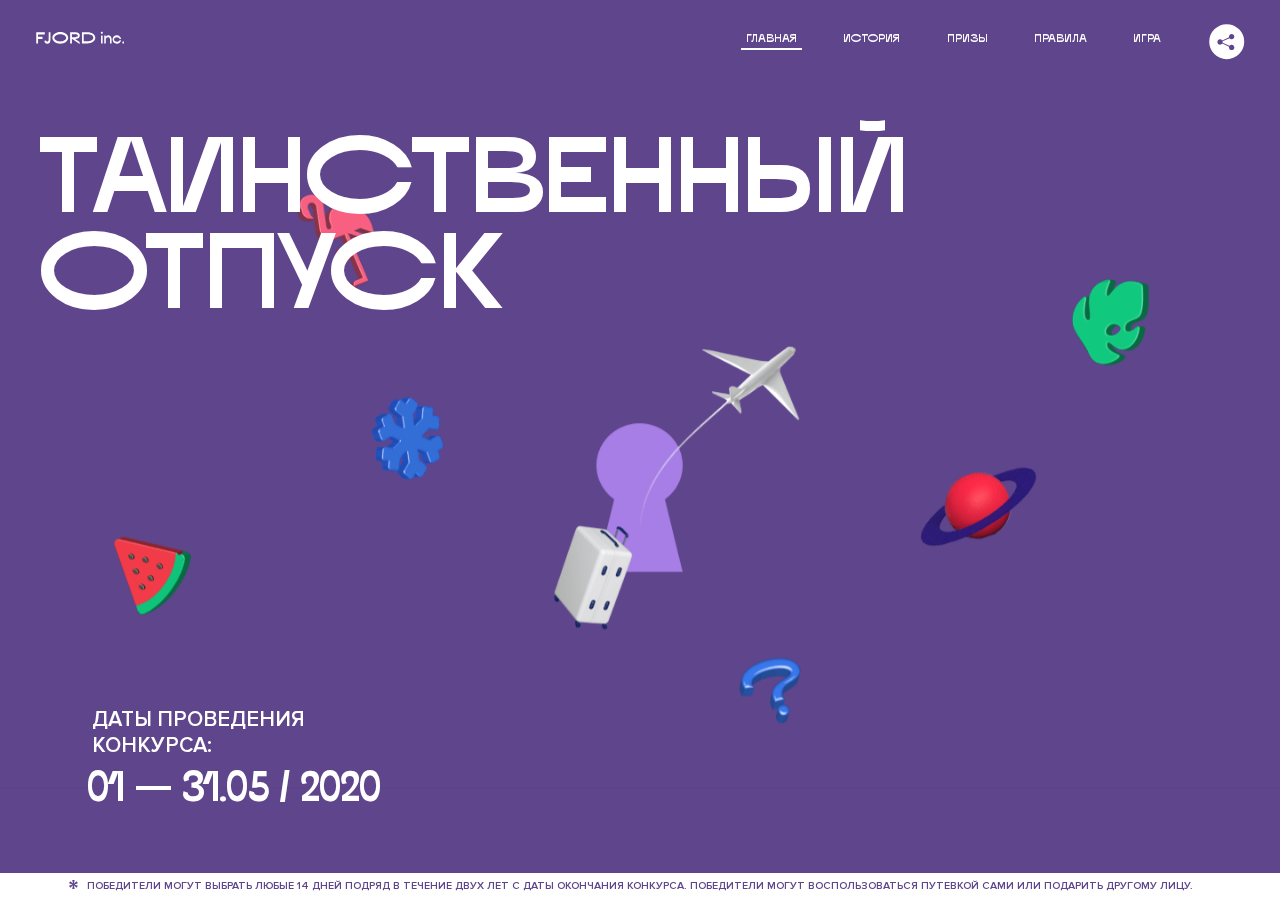
<file: 1/index.html>
<!DOCTYPE html>
<html lang="ru">
<head>
  <meta charset="UTF-8">
  <meta name="description" content="">
  <meta name="viewport" content="width=device-width, initial-scale=1.0">
  <meta http-equiv="X-UA-Compatible" content="ie=edge">
  <title>Mysterious Vacation</title>
  <link rel="stylesheet" href="css/style.min.css">
<link href="css/style.min.css" rel="stylesheet">  <base href="https://htmlacademy-animation.github.io/141154-magic-vacation-1/1/">
</head>
<body>

  <header class="page-header js-header">
    <div class="page-header__wrapper">
      <a href="#" class="page-header__logo" aria-label="Перейти на страницу FJORD.Inc">
        <svg width="100" height="15" viewBox="0 0 100 15" fill="none" xmlns="http://www.w3.org/2000/svg">
          <path d="M0.26 1.4V14H2.276V8.906H7.334V6.44H2.276V3.848H9.872V1.4H0.26ZM12.733 14.36C15.127 14.36 16.243 12.65 16.243 9.5V1.4H14.263V8.96C14.263 11.21 13.723 11.876 12.733 11.876C11.833 11.876 11.473 11.3 11.347 10.58L9.36702 10.94C9.63702 13.046 10.663 14.36 12.733 14.36ZM18.3918 7.7C18.3918 11.372 22.3878 14.36 27.3198 14.36C32.2518 14.36 36.2478 11.372 36.2478 7.7C36.2478 4.028 32.2518 1.04 27.3198 1.04C22.3878 1.04 18.3918 4.028 18.3918 7.7ZM20.6058 7.7C20.6058 5.378 23.6118 3.524 27.3198 3.524C30.9918 3.524 33.9798 5.378 33.9798 7.7C33.9798 10.004 30.9918 11.858 27.3198 11.858C23.6118 11.858 20.6058 10.004 20.6058 7.7ZM40.403 14V8.906H40.799L49.079 14.702V12.38L44.039 8.906H44.201C47.999 8.906 49.277 7.304 49.277 5.162C49.277 3.092 47.999 1.4 44.201 1.4H38.387V14H40.403ZM43.535 3.722C45.785 3.722 47.045 4.136 47.045 5.432C47.045 6.764 45.785 7.034 43.535 7.034H40.403V3.722H43.535ZM51.6936 1.382V14H57.8676C62.7456 14 66.7236 11.534 66.7236 7.7C66.7236 3.848 62.7456 1.382 57.8676 1.382H51.6936ZM53.7096 11.624V3.722H57.5436C61.5396 3.722 64.4916 5.018 64.4916 7.7C64.4916 10.238 61.5396 11.624 57.5436 11.624H53.7096ZM73.1832 14.018H74.9832V5H73.1832V14.018ZM72.9132 1.976C72.9132 2.57 73.3992 3.092 74.0832 3.092C74.7492 3.092 75.2352 2.57 75.2352 1.976C75.2352 1.382 74.7672 0.805999 74.0832 0.805999C73.3812 0.805999 72.9132 1.382 72.9132 1.976ZM76.7867 14H78.5687V9.104C78.7487 8.006 79.5947 6.962 81.0887 6.962C82.1147 6.962 83.2667 7.448 83.2667 9.554V14H85.0487V9.014C85.0487 6.152 83.2307 4.73 81.3587 4.73C79.9187 4.73 79.0727 5.558 78.5687 6.854V5H76.7867V14ZM90.9898 14.27C93.5098 14.27 95.3818 12.506 95.7238 10.328H94.0498C93.7258 11.3 92.6998 12.02 90.9898 12.02C88.8478 12.02 87.7678 10.922 87.7678 9.59C87.7678 8.24 88.8478 6.962 90.9898 6.962C92.7538 6.962 93.7978 7.844 94.0858 8.924H95.7418C95.4358 6.71 93.6178 4.73 90.9898 4.73C88.0918 4.73 86.1298 7.124 86.1298 9.59C86.1298 12.074 88.1278 14.27 90.9898 14.27ZM97.0693 12.938C97.0693 13.658 97.5553 14.144 98.2753 14.144C98.9953 14.144 99.4813 13.658 99.4813 12.938C99.4813 12.2 98.9953 11.714 98.2753 11.714C97.5553 11.714 97.0693 12.2 97.0693 12.938Z" fill="currentColor"></path>
        </svg>
      </a>
      <button class="page-header__toggler js-menu-toggler" type="button" aria-label="Управление мобильным меню"><span>Меню</span></button>
      <nav class="page-header__nav">
        <div class="page-header__menu js-menu" id="menu">
          <ul>
            <li>
              <a class="js-menu-link active" href="#top" data-href="top">главная</a>
            </li>
            <li>
              <a class="js-menu-link" href="#story" data-href="story">история</a>
            </li>
            <li>
              <a class="js-menu-link" href="#prizes" data-href="prizes">призы</a>
            </li>
            <li>
              <a class="js-menu-link" href="#rules" data-href="rules">правила</a>
            </li>
            <li>
              <a class="js-menu-link" href="#game" data-href="game">игра</a>
            </li>
          </ul>
        </div>
        <div class="page-header__social">
          <div class="social-block js-social-block">
            <button class="social-block__toggler" aria-label="Управлять блоком с социальными кнопками">
              <svg width="26" height="22" viewBox="0 0 27 22" fill="none" xmlns="http://www.w3.org/2000/svg">
                <path d="M19.6721 7.43664C21.6273 7.43664 23.213 5.85095 23.213 3.89566C23.213 1.94037 21.6273 0.354675 19.6721 0.354675C17.7168 0.354675 16.1311 1.94037 16.1311 3.89566C16.1311 4.19968 16.1728 4.49178 16.2458 4.77345L7.21751 8.95527C6.57519 8.05214 5.52303 7.46049 4.33078 7.46049C2.37549 7.46049 0.789795 9.04618 0.789795 11.0015C0.789795 12.9568 2.37549 14.5425 4.33078 14.5425C5.52303 14.5425 6.57668 13.9508 7.21751 13.0477L16.2458 17.2295C16.1743 17.5112 16.1311 17.8033 16.1311 18.1073C16.1311 20.0626 17.7168 21.6483 19.6721 21.6483C21.6273 21.6483 23.213 20.0626 23.213 18.1073C23.213 16.152 21.6273 14.5663 19.6721 14.5663C18.4798 14.5663 17.4262 15.158 16.7853 16.0611L7.75701 11.8793C7.82854 11.5976 7.87176 11.3055 7.87176 11.0015C7.87176 10.6974 7.83003 10.4053 7.75701 10.1237L16.7853 5.94186C17.4262 6.84499 18.4783 7.43664 19.6721 7.43664Z" fill="currentColor"></path>
              </svg>
            </button>
            <ul class="social-block__list">
              <li>
                <a class="social-block__link social-block__link--fb" href="#" aria-label="Мы на Facebook">
                  <svg width="8" height="17" viewBox="0 0 8 17" fill="none" xmlns="http://www.w3.org/2000/svg">
                    <path d="M4.24646 16.9899H1.09275L1.05793 8.49828H0V5.30707H1.05793V3.81124C1.05793 1.42084 2.57654 0 5.21735 0H7.41758V3.18585H5.30841C4.28262 3.18585 4.2478 3.48582 4.2478 4.24914V5.30707H7.42964L7.16716 8.49828H4.2478V16.9899H4.24646Z" fill="currentColor"></path>
                  </svg>
                </a>
              </li>
              <li>
                <a class="social-block__link social-block__link--insta" href="#" aria-label="Мы в Instagram">
                  <svg width="15" height="15" viewBox="0 0 15 15" fill="none" xmlns="http://www.w3.org/2000/svg">
                    <path d="M11.0197 0H4.19806C2.14246 0 0.471191 1.66993 0.471191 3.72285V10.5499C0.471191 12.6082 2.14112 14.2727 4.19806 14.2727H11.0197C13.0753 14.2727 14.7466 12.6082 14.7466 10.5499V3.72285C14.7466 1.67127 13.0753 0 11.0197 0ZM11.0197 12.4849H4.19806C3.13076 12.4849 2.26432 11.6158 2.26432 10.5512V3.72419C2.26432 2.65956 3.13076 1.79715 4.19806 1.79715H11.0197C12.087 1.79715 12.9535 2.6609 12.9535 3.72419V10.5512C12.9535 11.6145 12.087 12.4849 11.0197 12.4849Z" fill="currentColor"></path>
                    <path d="M7.60887 3.11084C5.38989 3.11084 3.58203 4.9187 3.58203 7.14036C3.58203 9.35532 5.38989 11.1645 7.60887 11.1645C9.83053 11.1645 11.6357 9.35666 11.6357 7.14036C11.6357 4.9187 9.83053 3.11084 7.60887 3.11084ZM7.60887 9.36871C6.37551 9.36871 5.37784 8.37372 5.37784 7.14036C5.37784 5.90699 6.37551 4.90665 7.60887 4.90665C8.83822 4.90665 9.84259 5.90833 9.84259 7.14036C9.84392 8.37238 8.83822 9.36871 7.60887 9.36871Z" fill="currentColor"></path>
                    <path d="M11.3573 2.35962C10.8256 2.35962 10.3931 2.79752 10.3931 3.32381C10.3931 3.85546 10.8256 4.29336 11.3573 4.29336C11.8862 4.29336 12.3215 3.85546 12.3215 3.32381C12.3215 2.79752 11.8862 2.35962 11.3573 2.35962Z" fill="currentColor"></path>
                  </svg>
                </a>
              </li>
              <li>
                <a class="social-block__link social-block__link--vk" href="#" aria-label="Мы ВКонтакте">
                  <svg width="17" height="10" viewBox="0 0 17 10" fill="none" xmlns="http://www.w3.org/2000/svg">
                    <path d="M14.1234 4.9002C14.1234 4.9002 16.3623 1.72708 16.5866 0.680242C16.6595 0.312285 16.4947 0.103188 16.1069 0.103188C16.1069 0.103188 14.8193 0.103188 14.168 0.103188C13.7235 0.103188 13.5587 0.293278 13.4235 0.579768C13.4235 0.579768 12.3724 2.82553 11.0969 4.24712C10.6861 4.70333 10.4781 4.84318 10.2511 4.84318C10.0646 4.84318 9.98625 4.6911 9.98625 4.27834V0.649016C9.98625 0.147997 9.92545 0.00135496 9.5066 0.00135496H6.39628C6.15578 0.00135496 6.0085 0.134417 6.0085 0.324506C6.0085 0.801084 6.73406 0.908351 6.73406 2.20231V4.87305C6.73406 5.40529 6.70569 5.61575 6.45303 5.61575C5.78016 5.61575 4.19528 3.30618 3.30623 0.678887C3.12923 0.145282 2.93737 0 2.43475 0H0.486409C0.205373 0 0 0.190085 0 0.476576C0 0.991172 0.60666 3.40801 2.99277 6.64358C4.59927 8.8201 6.70569 10 8.60269 10C9.76196 10 10.0416 9.80312 10.0416 9.31432V7.63883C10.0416 7.22607 10.2065 7.04956 10.4429 7.04956C10.7078 7.04956 11.1847 7.13238 12.2805 8.22268C13.5843 9.47862 13.6762 10 14.3896 10H16.5676C16.7919 10 17 9.89273 17 9.52342C17 9.02919 16.3623 8.15343 15.384 7.10659C14.9801 6.56755 14.3302 5.98914 14.1248 5.72301C13.8275 5.40801 13.9154 5.23014 14.1234 4.9002Z" fill="currentColor"></path>
                  </svg>
                </a>
              </li>
            </ul>
          </div>
        </div>
      </nav>
    </div>
  </header>

  <main class="page-content">

    <section class="animation-screen"></section>

    <section class="screen screen--hidden screen--intro js-scrollspy" id="top">
      <div class="screen__wrapper">
        <div class="intro">
          <h1 class="intro__title">Таинственный отпуск</h1>
          <div class="intro__content">
            <div class="intro__info">
              <p class="intro__label">Даты проведения конкурса:</p>
              <p class="intro__date">01 — 31.05 / 2020</p>
            </div>
            <div class="intro__message">
              <p>
                Отгадай первым место назначения и&nbsp;отправься в&nbsp;путешествие в&nbsp;любое время или получи один из многочисленных призов
                <svg width="16" height="16" viewBox="0 0 10 10" fill="none" xmlns="http://www.w3.org/2000/svg">
                  <path d="M0 6.35337L3.90271 4.99012L0 3.64663L1.34615 1.32374L4.44287 4.01073L3.67364 0H6.34615L5.57692 4.01073L8.65385 1.32374L10 3.64663L6.13405 4.99012L10 6.35337L8.65385 8.65651L5.57692 5.98927L6.34615 10H3.67364L4.44287 5.96952L1.34615 8.65651L0 6.35337Z" fill="currentColor"></path>
                </svg>
              </p>
            </div>
          </div>
        </div>
      </div>
      <div class="screen__footer js-footer">
        <button class="screen__footer-enlarge js-footer-toggler" type="button" aria-label="Показать сообщение">
          <svg width="10" height="10" viewBox="0 0 10 10" fill="none" xmlns="http://www.w3.org/2000/svg">
            <path d="M0 6.35337L3.90271 4.99012L0 3.64663L1.34615 1.32374L4.44287 4.01073L3.67364 0H6.34615L5.57692 4.01073L8.65385 1.32374L10 3.64663L6.13405 4.99012L10 6.35337L8.65385 8.65651L5.57692 5.98927L6.34615 10H3.67364L4.44287 5.96952L1.34615 8.65651L0 6.35337Z" fill="currentColor"></path>
          </svg>
        </button>
        <button class="screen__footer-collapse js-footer-toggler" type="button" aria-label="Скрыть сообщение">
          <svg width="13" height="13" viewBox="0 0 13 13" fill="none" xmlns="http://www.w3.org/2000/svg">
            <line x1="12.3536" y1="0.353553" x2="0.738349" y2="11.9688" stroke="currentColor"></line>
            <line x1="0.738319" y1="0.539925" x2="12.3535" y2="12.1551" stroke="currentColor"></line>
          </svg>
        </button>
        <div class="screen__footer-wrapper">
          <div class="screen__footer-announce">
            <p class="screen__footer-label">Даты проведения конкурса:</p>
            <p class="screen__footer-date">01 — 31.05 / 2020</p>
          </div>
          <div class="screen__footer-note">
            <p>
              <svg width="10" height="10" viewBox="0 0 10 10" fill="none" xmlns="http://www.w3.org/2000/svg">
                <path d="M0 6.35337L3.90271 4.99012L0 3.64663L1.34615 1.32374L4.44287 4.01073L3.67364 0H6.34615L5.57692 4.01073L8.65385 1.32374L10 3.64663L6.13405 4.99012L10 6.35337L8.65385 8.65651L5.57692 5.98927L6.34615 10H3.67364L4.44287 5.96952L1.34615 8.65651L0 6.35337Z" fill="currentColor"></path>
              </svg>
              <span>Победители могут выбрать любые 14 дней подряд в&nbsp;течение двух лет с&nbsp;даты окончания конкурса. Победители могут воспользоваться путевкой сами или подарить другому лицу.</span>
            </p>
          </div>
        </div>
      </div>
    </section>

    <section class="screen screen--hidden screen--story js-scrollspy" id="story">

      <div class="slider swiper-container js-slider">

        <div class="swiper-wrapper">

          <div class="slider__item swiper-slide slider__item--show">
            <h2 class="slider__item-title">История</h2>
            <p class="slider__item-text">Джеймс Таргет был основателем компании &laquo;Fjord Inc.&raquo;. С&nbsp;1965 года &laquo;Fjord Inc.&raquo; прославилась надёжными и&nbsp;удобными чемоданами и&nbsp;аксессуарами для туристов.</p>
          </div>

          <div class="slider__item swiper-slide slider__item--show">
            <p class="slider__item-text">Когда Джеймсу было 7&nbsp;лет, в&nbsp;их&nbsp;доме гостил дядюшка и&nbsp;развлекал детей рассказами о&nbsp;своей поездке в&nbsp;место, показавшееся малышу Таргету невероятным. Тогда Джеймс решил, что однажды посетит его, но&nbsp;не&nbsp;будет рассказывать о&nbsp;мечте, пока не&nbsp;осуществит.</p>
          </div>

          <div class="slider__item swiper-slide slider__item--show">
            <p class="slider__item-text">Джеймс Таргет стал увлеченным путешественником. Он&nbsp;посетил 5&nbsp;континентов, 126&nbsp;стран.</p>
          </div>

          <div class="slider__item swiper-slide slider__item--show">
            <p class="slider__item-text">Он&nbsp;сплавлялся по&nbsp;Амазонке и&nbsp;погружался в&nbsp;пещеры Франции, медитировал в&nbsp;горах Тибета и&nbsp;пожимал руку вождя племени Акугауа.</p>
          </div>

          <div class="slider__item swiper-slide slider__item--show">
            <p class="slider__item-text">Из&nbsp;своих поездок Джеймс Таргет привозил идеи, как сделать свои чемоданы &laquo;Fjord Inc.&raquo; удобными и&nbsp;приспособленными к&nbsp;разным дорожным условиям.</p>
          </div>

          <div class="slider__item swiper-slide slider__item--show">
            <p class="slider__item-text">Всё это время Джеймс не&nbsp;оставлял идею поездки своей мечты. Однако, как только он&nbsp;брался за&nbsp;планирование, возникали препятствия, не&nbsp;позволяющие отправиться туда.</p>
          </div>

          <div class="slider__item swiper-slide slider__item--show">
            <p class="slider__item-text">В&nbsp;возрасте 67&nbsp;лет Джеймс Таргет попал под лавину и&nbsp;погиб. В&nbsp;своём завещании он&nbsp;поручил отправить в&nbsp;заветное путешествие трёх смельчаков, единых с&nbsp;ним духом.</p>
          </div>

          <div class="slider__item swiper-slide slider__item--show">
            <p class="slider__item-text">Тех, кто сможет узнать таинственное место, задавая вопросы специально обученному ИИ&nbsp;&laquo;Соне&raquo;, ждет фантастическое путешествие.</p>
          </div>
        </div>
        <div class="slider__controls">
          <button class="slider__control slider__control--prev js-control-prev" type="button" aria-label="Показать предыдущую историю">
            <svg width="12" height="22" viewBox="0 0 12 22" fill="none" xmlns="http://www.w3.org/2000/svg">
              <path d="M11 1L1 11L11 21" stroke="currentColor" stroke-width="2" stroke-linejoin="round"></path>
            </svg>
          </button>
          <button class="slider__control slider__control--next js-control-next" type="button" aria-label="Показать следующую историю">
            <svg width="12" height="22" viewBox="0 0 12 22" fill="none" xmlns="http://www.w3.org/2000/svg">
              <path d="M1 1L11 11L1 21" stroke="currentColor" stroke-width="2" stroke-linejoin="round"></path>
            </svg>
          </button>
        </div>
        <div class="slider__pagination swiper-pagination"></div>
      </div>
    </section>

    <section class="screen screen--hidden screen--prizes js-scrollspy" id="prizes">
      <div class="screen__wrapper">
        <div class="prizes">
          <h2 class="prizes__title">ПРизы</h2>
          <div class="prizes__lead">
            <p>Найди ответ и&nbsp;получи один из&nbsp;призов:</p>
          </div>
          <ul class="prizes__list">
            <li class="prizes__item prizes__item--journeys">
              <div class="prizes__icon">
                <picture>
                  <source srcset="img/prize1-mob.svg" media="(orientation: portrait)">
                  <img src="img/prize1.svg" alt="">
                </picture>
              </div>
              <p class="prizes__desc">
                <b>3</b>
                <span>загадочных путешествия</span>
              </p>
            </li>
            <li class="prizes__item prizes__item--cases">
              <div class="prizes__icon">
                <picture>
                  <source srcset="img/prize2-mob.svg" media="(orientation: portrait)">
                  <img src="img/prize2.svg" alt="">
                </picture>
              </div>
              <p class="prizes__desc">
                <b>7</b>
                <span>надежных чемоданов</span>
              </p>
            </li>
            <li class="prizes__item prizes__item--codes">
              <div class="prizes__icon">
                <picture>
                  <source srcset="img/prize3-mob.svg" media="(orientation: portrait)">
                  <img src="img/prize3.svg" alt="">
                </picture>
              </div>
              <p class="prizes__desc">
                <b>900</b>
                <span>
                  промокодов на&nbsp;скидку 15%
                  <svg width="10" height="10" viewBox="0 0 10 10" fill="none" xmlns="http://www.w3.org/2000/svg">
                    <path d="M0 6.35337L3.90271 4.99012L0 3.64663L1.34615 1.32374L4.44287 4.01073L3.67364 0H6.34615L5.57692 4.01073L8.65385 1.32374L10 3.64663L6.13405 4.99012L10 6.35337L8.65385 8.65651L5.57692 5.98927L6.34615 10H3.67364L4.44287 5.96952L1.34615 8.65651L0 6.35337Z" fill="currentColor"></path>
                  </svg>
                </span>
              </p>
            </li>
          </ul>
        </div>
      </div>
      <div class="screen__footer js-footer">
        <button class="screen__footer-enlarge js-footer-toggler" type="button" aria-label="Показать сообщение">
          <svg width="10" height="10" viewBox="0 0 10 10" fill="none" xmlns="http://www.w3.org/2000/svg">
            <path d="M0 6.35337L3.90271 4.99012L0 3.64663L1.34615 1.32374L4.44287 4.01073L3.67364 0H6.34615L5.57692 4.01073L8.65385 1.32374L10 3.64663L6.13405 4.99012L10 6.35337L8.65385 8.65651L5.57692 5.98927L6.34615 10H3.67364L4.44287 5.96952L1.34615 8.65651L0 6.35337Z" fill="currentColor"></path>
          </svg>
        </button>
        <button class="screen__footer-collapse js-footer-toggler" type="button" aria-label="Скрыть сообщение">
          <svg width="13" height="13" viewBox="0 0 13 13" fill="none" xmlns="http://www.w3.org/2000/svg">
            <line x1="12.3536" y1="0.353553" x2="0.738349" y2="11.9688" stroke="currentColor"></line>
            <line x1="0.738319" y1="0.539925" x2="12.3535" y2="12.1551" stroke="currentColor"></line>
          </svg>
        </button>
        <div class="screen__footer-wrapper">
          <div class="screen__footer-announce">
            <p class="screen__footer-label">Даты проведения конкурса:</p>
            <p class="screen__footer-date">01 — 31.05 / 2020</p>
          </div>
          <div class="screen__footer-note">
            <p>
              <svg width="10" height="10" viewBox="0 0 10 10" fill="none" xmlns="http://www.w3.org/2000/svg">
                <path d="M0 6.35337L3.90271 4.99012L0 3.64663L1.34615 1.32374L4.44287 4.01073L3.67364 0H6.34615L5.57692 4.01073L8.65385 1.32374L10 3.64663L6.13405 4.99012L10 6.35337L8.65385 8.65651L5.57692 5.98927L6.34615 10H3.67364L4.44287 5.96952L1.34615 8.65651L0 6.35337Z" fill="currentColor"></path>
              </svg>
              <span>Скидка&nbsp;15% на&nbsp;единоразовое приобретение путёвки с&nbsp;1&nbsp;июня 2020 по&nbsp;31&nbsp;мая 2022&nbsp;года. Суммируется с&nbsp;другими акциями</span>
            </p>
          </div>
        </div>
      </div>
    </section>

    <section class="screen screen--hidden screen--rules js-scrollspy" id="rules">
      <div class="screen__wrapper">
        <div class="rules">
          <h2 class="rules__title">Правила</h2>
          <div class="rules__lead">
            <p>Для того чтобы получить наследство Джеймса Таргета, тебе нужно выведать у&nbsp;&laquo;Сони&raquo;, куда предстоит отправиться тебе в&nbsp;случае победы</p>
          </div>
          <ol class="rules__list">
            <li class="rules__item">
              <p>Тебе отводится <br>5&nbsp;минут</p>
            </li>
            <li class="rules__item">
              <p>Задавай любые вопросы в&nbsp;текстовом поле</p>
            </li>
            <li class="rules__item">
              <p>Нажимай кнопку &laquo;Узнать&raquo;, чтобы получить ответ</p>
            </li>
            <li class="rules__item">
              <p>&laquo;Соня&raquo; может отвечать только&nbsp;Да или Нет</p>
            </li>
          </ol>
          <a href="#game" class="rules__link btn">Погнали!</a>
        </div>
      </div>
      <div class="screen__disclaimer">
        <div class="disclaimer">
          <ul>
            <li>
              <a href="#">Правовая информация</a>
            </li>
            <li>
              <a href="#">Подробные правила</a>
            </li>
          </ul>
        </div>
      </div>
    </section>

    <section class="screen screen--hidden screen--game js-scrollspy" id="game">
      <div class="screen__wrapper">
        <div class="game">
          <div class="game__header">
            <h2 class="game__title">Игра</h2>
            <div class="game__counter">
              <span>05</span>:<span>00</span>
            </div>
          </div>
          <div class="game__body">
            <div class="chat">
              <div class="chat__body js-chat">
                <ul class="chat__list" id="messages"></ul>
              </div>
              <div class="chat__footer">
                <form action="#" method="post" class="form" id="message-form">
                  <div class="input-wrapper">
                    <label for="message-field" class="visually-hidden">Поле для ввода вопроса</label>
                    <input type="text" class="form__field" id="message-field">
                  </div>
                  <button class="form__button btn">
                    Узнать
                    <svg width="18" height="19" viewBox="0 0 18 19" fill="none" xmlns="http://www.w3.org/2000/svg">
                      <path stroke="currentColor" stroke-width="2" d="M9 19V1"></path>
                      <path d="M1 9l8-8 8 8" stroke="currentColor" stroke-width="2" stroke-linejoin="round"></path>
                    </svg>
                  </button>
                </form>
              </div>
            </div>
          </div>
          <!-- временные кнопки для показа результата -->
          <div class="game__buttons">
            <button class="game__button btn js-show-result" type="button" data-target="result">Положительный результат</button>
            <button class="game__button btn js-show-result" type="button" data-target="result2">Положительный результат - 2</button>
            <button class="game__button btn js-show-result" type="button" data-target="result3">Отрицательный результат</button>
          </div>
        </div>
      </div>
    </section>

    <section class="screen screen--hidden screen--result" id="result">
      <div class="screen__wrapper">
        <div class="result result--trip">
          <div class="result__image">
            <picture>
              <source srcset="img/result1-mob.png 1x, img/result1-mob@2x.png 2x" media="(max-width: 768px) and (orientation: portrait)">
              <img src="img/result1.png" srcset="img/result1@2x.png 2x" alt="">
            </picture>
          </div>
          <h2 class="result__title">
            <span class="visually-hidden">ПОбеда!</span>
            <svg xmlns="http://www.w3.org/2000/svg" viewBox="0 0 568.85 109.24">
              <path d="M16,24.44V92H2.6V8H75V92H61.52V24.44H16Z" transform="translate(-2.1 -1.5)" fill="none" stroke="currentColor"></path>
              <path d="M148.76,5.6c32.88,0,59.52,19.92,59.52,44.4s-26.64,44.4-59.52,44.4S89.24,74.48,89.24,50,115.88,5.6,148.76,5.6Zm0,72.12c24.48,0,44.4-12.36,44.4-27.72s-19.92-27.84-44.4-27.84C124,22.16,104,34.52,104,50S124,77.72,148.76,77.72Z" transform="translate(-2.1 -1.5)" fill="none" stroke="currentColor"></path>
              <path d="M287.36,8V24.44H236v14.4h25.32c25.44,0,34,11.16,34,26.52,0,15.6-8.52,26.64-34,26.64H222.56V8h64.8ZM256.88,76.52c15.12,0,23.52-2,23.52-11.52S272,54.44,256.88,54.44H236V76.52h20.88Z" transform="translate(-2.1 -1.5)" fill="none" stroke="currentColor"></path>
              <path d="M371.47,8V24.44H320.84V41.6h33.6V58h-33.6V75.56h50.64V92H307.4V8h64.08Z" transform="translate(-2.1 -1.5)" fill="none" stroke="currentColor"></path>
              <path d="M382.39,110.24V75.56h7.44c4.56-4.68,7.8-18.36,8.76-56L399,8h48.6V75.56h10v34.68H442.87V92H397v18.24H382.39Zm51.72-34.68V24.44H411.55v3.12c-0.48,22.44-3.24,37.68-7.2,48h29.76Z" transform="translate(-2.1 -1.5)" fill="none" stroke="currentColor"></path>
              <path d="M463.75,92l28-84h27.12l28.08,84H533.47l-7.8-23.52h-37.8L480.07,92H463.75Zm56.64-40L507,11.84,493.51,52h26.88Z" transform="translate(-2.1 -1.5)" fill="none" stroke="currentColor"></path>
              <path d="M554.12,70.4L555.55,2H569l1.44,68.4H554.12Zm8.28,6.36c4.8,0,8,3.24,8,8.16a8,8,0,1,1-16.08,0C554.35,80,557.59,76.76,562.39,76.76Z" transform="translate(-2.1 -1.5)" fill="none" stroke="currentColor"></path>
            </svg>
          </h2>
          <div class="result__text">
            <p>ты&nbsp;отправляешься в&nbsp;Арктику!</p>
          </div>
          <div class="result__form">
            <form action="#" method="post" class="form form--result">
              <label for="email-field" class="form__label">зарегистрируй результат</label>
              <input type="email" class="form__field" id="email-field" placeholder="e-mail для регистации результата и получения приза" required="">
              <button class="form__button btn">
                отправить
                <svg width="18" height="19" viewBox="0 0 18 19" fill="none" xmlns="http://www.w3.org/2000/svg">
                  <path stroke="currentColor" stroke-width="2" d="M9 19V1"></path>
                  <path d="M1 9l8-8 8 8" stroke="currentColor" stroke-width="2" stroke-linejoin="round"></path>
                </svg>
              </button>
            </form>
          </div>
        </div>
      </div>
    </section>

    <section class="screen screen--hidden screen--result" id="result2">
      <div class="screen__wrapper">
        <div class="result result--prize">
          <div class="result__image">
            <picture>
              <source srcset="img/result2-mob.png 1x, img/result2-mob@2x.png 2x" media="(max-width: 768px) and (orientation: portrait)">
              <img src="img/result2.png" srcset="img/result2@2x.png 2x" alt="">
            </picture>
          </div>
          <h2 class="result__title">
            <span class="visually-hidden">ПОбеда!</span>
            <svg xmlns="http://www.w3.org/2000/svg" viewBox="0 0 568.85 109.24">
              <path d="M16,24.44V92H2.6V8H75V92H61.52V24.44H16Z" transform="translate(-2.1 -1.5)" fill="none" stroke="currentColor"></path>
              <path d="M148.76,5.6c32.88,0,59.52,19.92,59.52,44.4s-26.64,44.4-59.52,44.4S89.24,74.48,89.24,50,115.88,5.6,148.76,5.6Zm0,72.12c24.48,0,44.4-12.36,44.4-27.72s-19.92-27.84-44.4-27.84C124,22.16,104,34.52,104,50S124,77.72,148.76,77.72Z" transform="translate(-2.1 -1.5)" fill="none" stroke="currentColor"></path>
              <path d="M287.36,8V24.44H236v14.4h25.32c25.44,0,34,11.16,34,26.52,0,15.6-8.52,26.64-34,26.64H222.56V8h64.8ZM256.88,76.52c15.12,0,23.52-2,23.52-11.52S272,54.44,256.88,54.44H236V76.52h20.88Z" transform="translate(-2.1 -1.5)" fill="none" stroke="currentColor"></path>
              <path d="M371.47,8V24.44H320.84V41.6h33.6V58h-33.6V75.56h50.64V92H307.4V8h64.08Z" transform="translate(-2.1 -1.5)" fill="none" stroke="currentColor"></path>
              <path d="M382.39,110.24V75.56h7.44c4.56-4.68,7.8-18.36,8.76-56L399,8h48.6V75.56h10v34.68H442.87V92H397v18.24H382.39Zm51.72-34.68V24.44H411.55v3.12c-0.48,22.44-3.24,37.68-7.2,48h29.76Z" transform="translate(-2.1 -1.5)" fill="none" stroke="currentColor"></path>
              <path d="M463.75,92l28-84h27.12l28.08,84H533.47l-7.8-23.52h-37.8L480.07,92H463.75Zm56.64-40L507,11.84,493.51,52h26.88Z" transform="translate(-2.1 -1.5)" fill="none" stroke="currentColor"></path>
              <path d="M554.12,70.4L555.55,2H569l1.44,68.4H554.12Zm8.28,6.36c4.8,0,8,3.24,8,8.16a8,8,0,1,1-16.08,0C554.35,80,557.59,76.76,562.39,76.76Z" transform="translate(-2.1 -1.5)" fill="none" stroke="currentColor"></path>
            </svg>
          </h2>
          <div class="result__text">
            <p>чемодан &laquo;Fjord&nbsp;Inc.&raquo;&nbsp;твой</p>
          </div>
          <div class="result__form">
            <form action="#" method="post" class="form form--result">
              <label for="email-field2" class="form__label">зарегистрируй результат</label>
              <input type="email" class="form__field" id="email-field2" placeholder="e-mail для регистации результата и получения приза" required="">
              <button class="form__button btn">
                отправить
                <svg width="18" height="19" viewBox="0 0 18 19" fill="none" xmlns="http://www.w3.org/2000/svg">
                  <path stroke="currentColor" stroke-width="2" d="M9 19V1"></path>
                  <path d="M1 9l8-8 8 8" stroke="currentColor" stroke-width="2" stroke-linejoin="round"></path>
                </svg>
              </button>
            </form>
          </div>
        </div>
      </div>
    </section>

    <section class="screen screen--hidden screen--result" id="result3">
      <div class="screen__wrapper">
        <div class="result result--negative">
          <div class="result__image">
            <picture>
              <source srcset="img/result3-mob.png 1x, img/result3-mob@2x.png 2x" media="(max-width: 768px) and (orientation: portrait)">
              <img src="img/result3.png" srcset="img/result3@2x.png 2x" alt="">
            </picture>
          </div>
          <h2 class="result__title">
            <span class="visually-hidden">Не угадал!</span>
            <svg xmlns="http://www.w3.org/2000/svg" viewBox="0 0 660.77 109.24">
              <path d="M2.66,92V8H16.1V42.2H53.3V8H66.74V92H53.3V58.64H16.1V92H2.66Z" transform="translate(-2.16 -1.5)" fill="none" stroke="currentColor"></path>
              <path d="M147.62,8V24.44H97V41.6h33.6V58H97V75.56h50.64V92H83.54V8h64.08Z" transform="translate(-2.16 -1.5)" fill="none" stroke="currentColor"></path>
              <path d="M199.22,8l20.52,42.36L235.34,8h16.44l-31,84H204.38l9.48-25.92L185.78,8h13.44Z" transform="translate(-2.16 -1.5)" fill="none" stroke="currentColor"></path>
              <path d="M273.74,24.44V92H260.3V8h50.16V24.44H273.74Z" transform="translate(-2.16 -1.5)" fill="none" stroke="currentColor"></path>
              <path d="M307.1,92l28-84h27.12l28.08,84H376.82L369,68.48h-37.8L323.42,92H307.1Zm56.64-40L350.3,11.84,336.86,52h26.88Z" transform="translate(-2.16 -1.5)" fill="none" stroke="currentColor"></path>
              <path d="M396.38,110.24V75.56h7.44c4.56-4.68,7.8-18.36,8.76-56L412.94,8h48.6V75.56h10v34.68H456.86V92H411v18.24H396.38ZM448.1,75.56V24.44H425.54v3.12c-0.48,22.44-3.24,37.68-7.2,48H448.1Z" transform="translate(-2.16 -1.5)" fill="none" stroke="currentColor"></path>
              <path d="M477.74,92l28-84h27.12L560.9,92H547.46l-7.8-23.52h-37.8L494.06,92H477.74Zm56.64-40-13.44-40.2L507.5,52h26.88Z" transform="translate(-2.16 -1.5)" fill="none" stroke="currentColor"></path>
              <path d="M568.7,76.88a13.77,13.77,0,0,0,5,1c6.6,0,10.44-6.24,12-58.32L586.22,8h46.2V92H619V24.44H598.82l-0.12,3.12C597.14,81,589,94.4,573.74,94.4a28.55,28.55,0,0,1-6.72-.84Z" transform="translate(-2.16 -1.5)" fill="none" stroke="currentColor"></path>
              <path d="M646.1,70.4L647.54,2H661l1.44,68.4H646.1Zm8.28,6.36c4.8,0,8,3.24,8,8.16a8,8,0,0,1-16.08,0C646.34,80,649.58,76.76,654.38,76.76Z" transform="translate(-2.16 -1.5)" fill="none" stroke="currentColor"></path>
            </svg>
          </h2>
          <button class="result__button js-play" type="button">
            не сдавайся!
            <span>
              <svg width="27" height="22" viewBox="0 0 27 22" fill="none" xmlns="http://www.w3.org/2000/svg">
                <path d="M10.6899 1.47998C5.42992 1.47998 1.16992 5.73998 1.16992 11C1.16992 16.26 5.42992 20.52 10.6899 20.52C15.9499 20.52 20.2099 16.26 20.2099 11V7.13998" stroke="currentColor" stroke-width="2" stroke-miterlimit="10"></path>
                <path d="M15.1099 12.5099L20.1499 7.13989L25.3099 12.6299" stroke="currentColor" stroke-width="2" stroke-miterlimit="10" stroke-linejoin="round"></path>
              </svg>
            </span>
          </button>
        </div>
      </div>
    </section>

  </main>

<script src="js/script.js"></script></body>
</html>
</file>
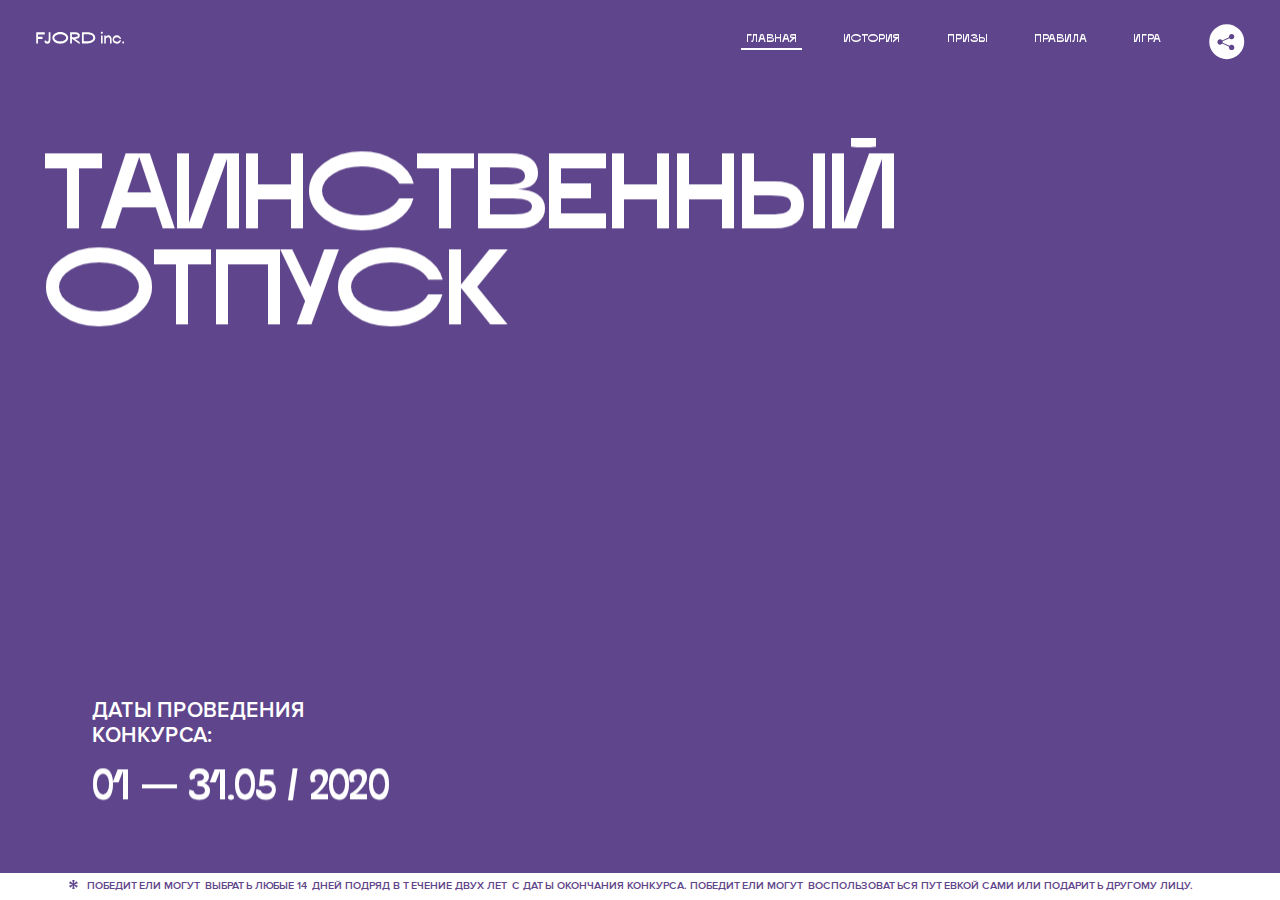
<file: 10/index.html>
<!DOCTYPE html>
<html lang="ru">
<head>
  <meta charset="UTF-8">
  <meta name="description" content="">
  <meta name="viewport" content="width=device-width, initial-scale=1.0">
  <meta http-equiv="X-UA-Compatible" content="ie=edge">
  <title>Mysterious Vacation</title>
  <link rel="stylesheet" href="css/style.min.css">
<link href="css/style.min.css" rel="stylesheet">  <base href="https://htmlacademy-animation.github.io/141154-magic-vacation-1/10/">
</head>
<body>
  <header class="page-header js-header">
    <div class="page-header__wrapper">
      <a href="#" class="page-header__logo" aria-label="Перейти на страницу FJORD.Inc">
        <svg width="100" height="15" viewBox="0 0 100 15" fill="none" xmlns="http://www.w3.org/2000/svg">
          <path d="M0.26 1.4V14H2.276V8.906H7.334V6.44H2.276V3.848H9.872V1.4H0.26ZM12.733 14.36C15.127 14.36 16.243 12.65 16.243 9.5V1.4H14.263V8.96C14.263 11.21 13.723 11.876 12.733 11.876C11.833 11.876 11.473 11.3 11.347 10.58L9.36702 10.94C9.63702 13.046 10.663 14.36 12.733 14.36ZM18.3918 7.7C18.3918 11.372 22.3878 14.36 27.3198 14.36C32.2518 14.36 36.2478 11.372 36.2478 7.7C36.2478 4.028 32.2518 1.04 27.3198 1.04C22.3878 1.04 18.3918 4.028 18.3918 7.7ZM20.6058 7.7C20.6058 5.378 23.6118 3.524 27.3198 3.524C30.9918 3.524 33.9798 5.378 33.9798 7.7C33.9798 10.004 30.9918 11.858 27.3198 11.858C23.6118 11.858 20.6058 10.004 20.6058 7.7ZM40.403 14V8.906H40.799L49.079 14.702V12.38L44.039 8.906H44.201C47.999 8.906 49.277 7.304 49.277 5.162C49.277 3.092 47.999 1.4 44.201 1.4H38.387V14H40.403ZM43.535 3.722C45.785 3.722 47.045 4.136 47.045 5.432C47.045 6.764 45.785 7.034 43.535 7.034H40.403V3.722H43.535ZM51.6936 1.382V14H57.8676C62.7456 14 66.7236 11.534 66.7236 7.7C66.7236 3.848 62.7456 1.382 57.8676 1.382H51.6936ZM53.7096 11.624V3.722H57.5436C61.5396 3.722 64.4916 5.018 64.4916 7.7C64.4916 10.238 61.5396 11.624 57.5436 11.624H53.7096ZM73.1832 14.018H74.9832V5H73.1832V14.018ZM72.9132 1.976C72.9132 2.57 73.3992 3.092 74.0832 3.092C74.7492 3.092 75.2352 2.57 75.2352 1.976C75.2352 1.382 74.7672 0.805999 74.0832 0.805999C73.3812 0.805999 72.9132 1.382 72.9132 1.976ZM76.7867 14H78.5687V9.104C78.7487 8.006 79.5947 6.962 81.0887 6.962C82.1147 6.962 83.2667 7.448 83.2667 9.554V14H85.0487V9.014C85.0487 6.152 83.2307 4.73 81.3587 4.73C79.9187 4.73 79.0727 5.558 78.5687 6.854V5H76.7867V14ZM90.9898 14.27C93.5098 14.27 95.3818 12.506 95.7238 10.328H94.0498C93.7258 11.3 92.6998 12.02 90.9898 12.02C88.8478 12.02 87.7678 10.922 87.7678 9.59C87.7678 8.24 88.8478 6.962 90.9898 6.962C92.7538 6.962 93.7978 7.844 94.0858 8.924H95.7418C95.4358 6.71 93.6178 4.73 90.9898 4.73C88.0918 4.73 86.1298 7.124 86.1298 9.59C86.1298 12.074 88.1278 14.27 90.9898 14.27ZM97.0693 12.938C97.0693 13.658 97.5553 14.144 98.2753 14.144C98.9953 14.144 99.4813 13.658 99.4813 12.938C99.4813 12.2 98.9953 11.714 98.2753 11.714C97.5553 11.714 97.0693 12.2 97.0693 12.938Z" fill="currentColor"></path>
        </svg>
      </a>
      <button class="page-header__toggler js-menu-toggler" type="button" aria-label="Управление мобильным меню"><span>Меню</span></button>
      <nav class="page-header__nav">
        <div class="page-header__menu js-menu" id="menu">
          <ul>
            <li>
              <a class="js-menu-link active" href="#top" data-href="top">главная</a>
            </li>
            <li>
              <a class="js-menu-link" href="#story" data-href="story">история</a>
            </li>
            <li>
              <a class="js-menu-link" href="#prizes" data-href="prizes">призы</a>
            </li>
            <li>
              <a class="js-menu-link" href="#rules" data-href="rules">правила</a>
            </li>
            <li>
              <a class="js-menu-link" href="#game" data-href="game">игра</a>
            </li>
          </ul>
        </div>
        <div class="page-header__social">
          <div class="social-block js-social-block">
            <button class="social-block__toggler" aria-label="Управлять блоком с социальными кнопками">
              <svg width="26" height="22" viewBox="0 0 27 22" fill="none" xmlns="http://www.w3.org/2000/svg">
                <path d="M19.6721 7.43664C21.6273 7.43664 23.213 5.85095 23.213 3.89566C23.213 1.94037 21.6273 0.354675 19.6721 0.354675C17.7168 0.354675 16.1311 1.94037 16.1311 3.89566C16.1311 4.19968 16.1728 4.49178 16.2458 4.77345L7.21751 8.95527C6.57519 8.05214 5.52303 7.46049 4.33078 7.46049C2.37549 7.46049 0.789795 9.04618 0.789795 11.0015C0.789795 12.9568 2.37549 14.5425 4.33078 14.5425C5.52303 14.5425 6.57668 13.9508 7.21751 13.0477L16.2458 17.2295C16.1743 17.5112 16.1311 17.8033 16.1311 18.1073C16.1311 20.0626 17.7168 21.6483 19.6721 21.6483C21.6273 21.6483 23.213 20.0626 23.213 18.1073C23.213 16.152 21.6273 14.5663 19.6721 14.5663C18.4798 14.5663 17.4262 15.158 16.7853 16.0611L7.75701 11.8793C7.82854 11.5976 7.87176 11.3055 7.87176 11.0015C7.87176 10.6974 7.83003 10.4053 7.75701 10.1237L16.7853 5.94186C17.4262 6.84499 18.4783 7.43664 19.6721 7.43664Z" fill="currentColor"></path>
              </svg>
            </button>
            <ul class="social-block__list">
              <li>
                <a class="social-block__link social-block__link--fb" href="#" aria-label="Мы на Facebook">
                  <svg width="8" height="17" viewBox="0 0 8 17" fill="none" xmlns="http://www.w3.org/2000/svg">
                    <path d="M4.24646 16.9899H1.09275L1.05793 8.49828H0V5.30707H1.05793V3.81124C1.05793 1.42084 2.57654 0 5.21735 0H7.41758V3.18585H5.30841C4.28262 3.18585 4.2478 3.48582 4.2478 4.24914V5.30707H7.42964L7.16716 8.49828H4.2478V16.9899H4.24646Z" fill="currentColor"></path>
                  </svg>
                </a>
              </li>
              <li>
                <a class="social-block__link social-block__link--insta" href="#" aria-label="Мы в Instagram">
                  <svg width="15" height="15" viewBox="0 0 15 15" fill="none" xmlns="http://www.w3.org/2000/svg">
                    <path d="M11.0197 0H4.19806C2.14246 0 0.471191 1.66993 0.471191 3.72285V10.5499C0.471191 12.6082 2.14112 14.2727 4.19806 14.2727H11.0197C13.0753 14.2727 14.7466 12.6082 14.7466 10.5499V3.72285C14.7466 1.67127 13.0753 0 11.0197 0ZM11.0197 12.4849H4.19806C3.13076 12.4849 2.26432 11.6158 2.26432 10.5512V3.72419C2.26432 2.65956 3.13076 1.79715 4.19806 1.79715H11.0197C12.087 1.79715 12.9535 2.6609 12.9535 3.72419V10.5512C12.9535 11.6145 12.087 12.4849 11.0197 12.4849Z" fill="currentColor"></path>
                    <path d="M7.60887 3.11084C5.38989 3.11084 3.58203 4.9187 3.58203 7.14036C3.58203 9.35532 5.38989 11.1645 7.60887 11.1645C9.83053 11.1645 11.6357 9.35666 11.6357 7.14036C11.6357 4.9187 9.83053 3.11084 7.60887 3.11084ZM7.60887 9.36871C6.37551 9.36871 5.37784 8.37372 5.37784 7.14036C5.37784 5.90699 6.37551 4.90665 7.60887 4.90665C8.83822 4.90665 9.84259 5.90833 9.84259 7.14036C9.84392 8.37238 8.83822 9.36871 7.60887 9.36871Z" fill="currentColor"></path>
                    <path d="M11.3573 2.35962C10.8256 2.35962 10.3931 2.79752 10.3931 3.32381C10.3931 3.85546 10.8256 4.29336 11.3573 4.29336C11.8862 4.29336 12.3215 3.85546 12.3215 3.32381C12.3215 2.79752 11.8862 2.35962 11.3573 2.35962Z" fill="currentColor"></path>
                  </svg>
                </a>
              </li>
              <li>
                <a class="social-block__link social-block__link--vk" href="#" aria-label="Мы ВКонтакте">
                  <svg width="17" height="10" viewBox="0 0 17 10" fill="none" xmlns="http://www.w3.org/2000/svg">
                    <path d="M14.1234 4.9002C14.1234 4.9002 16.3623 1.72708 16.5866 0.680242C16.6595 0.312285 16.4947 0.103188 16.1069 0.103188C16.1069 0.103188 14.8193 0.103188 14.168 0.103188C13.7235 0.103188 13.5587 0.293278 13.4235 0.579768C13.4235 0.579768 12.3724 2.82553 11.0969 4.24712C10.6861 4.70333 10.4781 4.84318 10.2511 4.84318C10.0646 4.84318 9.98625 4.6911 9.98625 4.27834V0.649016C9.98625 0.147997 9.92545 0.00135496 9.5066 0.00135496H6.39628C6.15578 0.00135496 6.0085 0.134417 6.0085 0.324506C6.0085 0.801084 6.73406 0.908351 6.73406 2.20231V4.87305C6.73406 5.40529 6.70569 5.61575 6.45303 5.61575C5.78016 5.61575 4.19528 3.30618 3.30623 0.678887C3.12923 0.145282 2.93737 0 2.43475 0H0.486409C0.205373 0 0 0.190085 0 0.476576C0 0.991172 0.60666 3.40801 2.99277 6.64358C4.59927 8.8201 6.70569 10 8.60269 10C9.76196 10 10.0416 9.80312 10.0416 9.31432V7.63883C10.0416 7.22607 10.2065 7.04956 10.4429 7.04956C10.7078 7.04956 11.1847 7.13238 12.2805 8.22268C13.5843 9.47862 13.6762 10 14.3896 10H16.5676C16.7919 10 17 9.89273 17 9.52342C17 9.02919 16.3623 8.15343 15.384 7.10659C14.9801 6.56755 14.3302 5.98914 14.1248 5.72301C13.8275 5.40801 13.9154 5.23014 14.1234 4.9002Z" fill="currentColor"></path>
                  </svg>
                </a>
              </li>
            </ul>
          </div>
        </div>
      </nav>
    </div>
  </header>

  <main class="page-content">

    <section class="bg_overlap"></section>
    <section class="animation-screen"></section>

    <section class="screen screen--hidden screen--intro js-scrollspy" id="top">
      <div class="screen__wrapper">
        <div class="intro">
          <h1 class="intro__title">Таинственный отпуск</h1>
          <div class="intro__content">
            <div class="intro__info">
              <p class="intro__label">Даты проведения конкурса:</p>
              <p class="intro__date">01 — 31.05 / 2020</p>
            </div>
            <div class="intro__message">
              <p>
                Отгадай первым место назначения и&nbsp;отправься в&nbsp;путешествие в&nbsp;любое время или получи один из многочисленных призов
                <svg width="16" height="16" viewBox="0 0 10 10" fill="none" xmlns="http://www.w3.org/2000/svg">
                  <path d="M0 6.35337L3.90271 4.99012L0 3.64663L1.34615 1.32374L4.44287 4.01073L3.67364 0H6.34615L5.57692 4.01073L8.65385 1.32374L10 3.64663L6.13405 4.99012L10 6.35337L8.65385 8.65651L5.57692 5.98927L6.34615 10H3.67364L4.44287 5.96952L1.34615 8.65651L0 6.35337Z" fill="currentColor"></path>
                </svg>
              </p>
            </div>
          </div>
        </div>
      </div>
      <div class="screen__footer js-footer">
        <button class="screen__footer-enlarge js-footer-toggler" type="button" aria-label="Показать сообщение">
          <svg width="10" height="10" viewBox="0 0 10 10" fill="none" xmlns="http://www.w3.org/2000/svg">
            <path d="M0 6.35337L3.90271 4.99012L0 3.64663L1.34615 1.32374L4.44287 4.01073L3.67364 0H6.34615L5.57692 4.01073L8.65385 1.32374L10 3.64663L6.13405 4.99012L10 6.35337L8.65385 8.65651L5.57692 5.98927L6.34615 10H3.67364L4.44287 5.96952L1.34615 8.65651L0 6.35337Z" fill="currentColor"></path>
          </svg>
        </button>
        <button class="screen__footer-collapse js-footer-toggler" type="button" aria-label="Скрыть сообщение">
          <svg width="13" height="13" viewBox="0 0 13 13" fill="none" xmlns="http://www.w3.org/2000/svg">
            <line x1="12.3536" y1="0.353553" x2="0.738349" y2="11.9688" stroke="currentColor"></line>
            <line x1="0.738319" y1="0.539925" x2="12.3535" y2="12.1551" stroke="currentColor"></line>
          </svg>
        </button>
        <div class="screen__footer-wrapper">
          <div class="screen__footer-announce">
            <p class="screen__footer-label">Даты проведения конкурса:</p>
            <p class="screen__footer-date">01 — 31.05 / 2020</p>
          </div>
          <div class="screen__footer-note">
            <p>
              <svg width="10" height="10" viewBox="0 0 10 10" fill="none" xmlns="http://www.w3.org/2000/svg">
                <path d="M0 6.35337L3.90271 4.99012L0 3.64663L1.34615 1.32374L4.44287 4.01073L3.67364 0H6.34615L5.57692 4.01073L8.65385 1.32374L10 3.64663L6.13405 4.99012L10 6.35337L8.65385 8.65651L5.57692 5.98927L6.34615 10H3.67364L4.44287 5.96952L1.34615 8.65651L0 6.35337Z" fill="currentColor"></path>
              </svg>
              <span>Победители могут выбрать любые 14 дней подряд в&nbsp;течение двух лет с&nbsp;даты окончания конкурса. Победители могут воспользоваться путевкой сами или подарить другому лицу.</span>
            </p>
          </div>
        </div>
      </div>
    </section>

    <section class="screen screen--hidden screen--story js-scrollspy" id="story">

      <div class="slider swiper-container js-slider">

        <div class="swiper-wrapper">

          <div class="slider__item swiper-slide slider__item--show">
            <h2 class="slider__item-title">История</h2>
            <p class="slider__item-text">Джеймс Таргет был основателем компании &laquo;Fjord Inc.&raquo;. С&nbsp;1965 года &laquo;Fjord Inc.&raquo; прославилась надёжными и&nbsp;удобными чемоданами и&nbsp;аксессуарами для туристов.</p>
          </div>

          <div class="slider__item swiper-slide slider__item--show">
            <p class="slider__item-text">Когда Джеймсу было 7&nbsp;лет, в&nbsp;их&nbsp;доме гостил дядюшка и&nbsp;развлекал детей рассказами о&nbsp;своей поездке в&nbsp;место, показавшееся малышу Таргету невероятным. Тогда Джеймс решил, что однажды посетит его, но&nbsp;не&nbsp;будет рассказывать о&nbsp;мечте, пока не&nbsp;осуществит.</p>
          </div>

          <div class="slider__item swiper-slide slider__item--show">
            <p class="slider__item-text">Джеймс Таргет стал увлеченным путешественником. Он&nbsp;посетил 5&nbsp;континентов, 126&nbsp;стран.</p>
          </div>

          <div class="slider__item swiper-slide slider__item--show">
            <p class="slider__item-text">Он&nbsp;сплавлялся по&nbsp;Амазонке и&nbsp;погружался в&nbsp;пещеры Франции, медитировал в&nbsp;горах Тибета и&nbsp;пожимал руку вождя племени Акугауа.</p>
          </div>

          <div class="slider__item swiper-slide slider__item--show">
            <p class="slider__item-text">Из&nbsp;своих поездок Джеймс Таргет привозил идеи, как сделать свои чемоданы &laquo;Fjord Inc.&raquo; удобными и&nbsp;приспособленными к&nbsp;разным дорожным условиям.</p>
          </div>

          <div class="slider__item swiper-slide slider__item--show">
            <p class="slider__item-text">Всё это время Джеймс не&nbsp;оставлял идею поездки своей мечты. Однако, как только он&nbsp;брался за&nbsp;планирование, возникали препятствия, не&nbsp;позволяющие отправиться туда.</p>
          </div>

          <div class="slider__item swiper-slide slider__item--show">
            <p class="slider__item-text">В&nbsp;возрасте 67&nbsp;лет Джеймс Таргет попал под лавину и&nbsp;погиб. В&nbsp;своём завещании он&nbsp;поручил отправить в&nbsp;заветное путешествие трёх смельчаков, единых с&nbsp;ним духом.</p>
          </div>

          <div class="slider__item swiper-slide slider__item--show">
            <p class="slider__item-text">Тех, кто сможет узнать таинственное место, задавая вопросы специально обученному ИИ&nbsp;&laquo;Соне&raquo;, ждет фантастическое путешествие.</p>
          </div>
        </div>
        <div class="slider__controls">
          <button class="slider__control slider__control--prev js-control-prev" type="button" aria-label="Показать предыдущую историю">
            <svg width="12" height="22" viewBox="0 0 12 22" fill="none" xmlns="http://www.w3.org/2000/svg">
              <path d="M11 1L1 11L11 21" stroke="currentColor" stroke-width="2" stroke-linejoin="round"></path>
            </svg>
          </button>
          <button class="slider__control slider__control--next js-control-next" type="button" aria-label="Показать следующую историю">
            <svg width="12" height="22" viewBox="0 0 12 22" fill="none" xmlns="http://www.w3.org/2000/svg">
              <path d="M1 1L11 11L1 21" stroke="currentColor" stroke-width="2" stroke-linejoin="round"></path>
            </svg>
          </button>
        </div>
        <div class="slider__pagination swiper-pagination"></div>
      </div>
    </section>

    <section class="screen screen--hidden screen--prizes js-scrollspy" id="prizes">
      <div class="screen__wrapper">
        <div class="prizes">
          <h2 class="prizes__title">ПРизы</h2>
          <div class="prizes__lead">
            <p>Найди ответ и&nbsp;получи один из&nbsp;призов:</p>
          </div>
          <ul class="prizes__list">
            <li class="prizes__item prizes__item--journeys">
              <div class="prizes__icon">
                <picture>
                  <source srcset="img/prize1-mob.svg" media="(orientation: portrait)">
                  <img alt="">
                </picture>
              </div>
              <p class="prizes__desc">
                <b>3</b>
                <span>загадочных путешествия</span>
              </p>
            </li>
            <li class="prizes__item prizes__item--cases">
              <div class="prizes__icon">
                <picture>
                  <source srcset="img/prize2-mob.svg" media="(orientation: portrait)">
                  <img alt="">
                </picture>
              </div>
              <p class="prizes__desc">
                <b>7</b>
                <span>надежных чемоданов</span>
              </p>
            </li>
            <li class="prizes__item prizes__item--codes">
              <div class="prizes__icon">
                <picture>
                  <source srcset="img/prize3-mob.svg" media="(orientation: portrait)">
                  <img alt="">
                </picture>
              </div>
              <p class="prizes__desc">
                <b>900</b>
                <span>
                  промокодов на&nbsp;скидку 15%
                  <svg width="10" height="10" viewBox="0 0 10 10" fill="none" xmlns="http://www.w3.org/2000/svg">
                    <path d="M0 6.35337L3.90271 4.99012L0 3.64663L1.34615 1.32374L4.44287 4.01073L3.67364 0H6.34615L5.57692 4.01073L8.65385 1.32374L10 3.64663L6.13405 4.99012L10 6.35337L8.65385 8.65651L5.57692 5.98927L6.34615 10H3.67364L4.44287 5.96952L1.34615 8.65651L0 6.35337Z" fill="currentColor"></path>
                  </svg>
                </span>
              </p>
            </li>
          </ul>
        </div>
      </div>
      <div class="screen__footer js-footer">
        <button class="screen__footer-enlarge js-footer-toggler" type="button" aria-label="Показать сообщение">
          <svg width="10" height="10" viewBox="0 0 10 10" fill="none" xmlns="http://www.w3.org/2000/svg">
            <path d="M0 6.35337L3.90271 4.99012L0 3.64663L1.34615 1.32374L4.44287 4.01073L3.67364 0H6.34615L5.57692 4.01073L8.65385 1.32374L10 3.64663L6.13405 4.99012L10 6.35337L8.65385 8.65651L5.57692 5.98927L6.34615 10H3.67364L4.44287 5.96952L1.34615 8.65651L0 6.35337Z" fill="currentColor"></path>
          </svg>
        </button>
        <button class="screen__footer-collapse js-footer-toggler" type="button" aria-label="Скрыть сообщение">
          <svg width="13" height="13" viewBox="0 0 13 13" fill="none" xmlns="http://www.w3.org/2000/svg">
            <line x1="12.3536" y1="0.353553" x2="0.738349" y2="11.9688" stroke="currentColor"></line>
            <line x1="0.738319" y1="0.539925" x2="12.3535" y2="12.1551" stroke="currentColor"></line>
          </svg>
        </button>
        <div class="screen__footer-wrapper">
          <div class="screen__footer-announce">
            <p class="screen__footer-label">Даты проведения конкурса:</p>
            <p class="screen__footer-date">01 — 31.05 / 2020</p>
          </div>
          <div class="screen__footer-note">
            <p>
              <svg width="10" height="10" viewBox="0 0 10 10" fill="none" xmlns="http://www.w3.org/2000/svg">
                <path d="M0 6.35337L3.90271 4.99012L0 3.64663L1.34615 1.32374L4.44287 4.01073L3.67364 0H6.34615L5.57692 4.01073L8.65385 1.32374L10 3.64663L6.13405 4.99012L10 6.35337L8.65385 8.65651L5.57692 5.98927L6.34615 10H3.67364L4.44287 5.96952L1.34615 8.65651L0 6.35337Z" fill="currentColor"></path>
              </svg>
              <span>Скидка&nbsp;15% на&nbsp;единоразовое приобретение путёвки с&nbsp;1&nbsp;июня 2020 по&nbsp;31&nbsp;мая 2022&nbsp;года. Суммируется с&nbsp;другими акциями</span>
            </p>
          </div>
        </div>
      </div>
    </section>

    <section class="screen screen--hidden screen--rules js-scrollspy" id="rules">
      <div class="screen__wrapper">
        <div class="rules">
          <h2 class="rules__title">Правила</h2>
          <div class="rules__lead">
            <p>Для того чтобы получить наследство Джеймса Таргета, тебе нужно выведать у&nbsp;&laquo;Сони&raquo;, куда предстоит отправиться тебе в&nbsp;случае победы</p>
          </div>
          <ol class="rules__list">
            <li class="rules__item">
              <p>Тебе отводится <br>5&nbsp;минут</p>
            </li>
            <li class="rules__item">
              <p>Задавай любые вопросы в&nbsp;текстовом поле</p>
            </li>
            <li class="rules__item">
              <p>Нажимай кнопку &laquo;Узнать&raquo;, чтобы получить ответ</p>
            </li>
            <li class="rules__item">
              <p>&laquo;Соня&raquo; может отвечать только&nbsp;Да или Нет</p>
            </li>
          </ol>
          <a href="#game" class="rules__link btn"><span>Погнали!</span></a>
        </div>
      </div>
      <div class="screen__disclaimer">
        <div class="disclaimer">
          <ul>
            <li>
              <a href="#">Правовая информация</a>
            </li>
            <li>
              <a href="#">Подробные правила</a>
            </li>
          </ul>
        </div>
      </div>
    </section>

    <section class="screen screen--hidden screen--game js-scrollspy" id="game">
      <div class="screen__wrapper">
        <div class="game">
          <div class="game__header">
            <h2 class="game__title">Игра</h2>
            <div class="game__counter">
              <span>05</span>:<span>00</span>
            </div>
          </div>
          <div class="game__body">
            <div class="chat">
              <div class="chat__body js-chat">
                <ul class="chat__list" id="messages"></ul>
              </div>
              <div class="chat__footer">
                <form action="#" method="post" class="form" id="message-form">
                  <div class="input-wrapper">
                    <label for="message-field" class="visually-hidden">Поле для ввода вопроса</label>
                    <input type="text" class="form__field" id="message-field">
                  </div>
                  <button class="form__button btn">
                    Узнать
                    <svg width="18" height="19" viewBox="0 0 18 19" fill="none" xmlns="http://www.w3.org/2000/svg">
                      <path stroke="currentColor" stroke-width="2" d="M9 19V1"></path>
                      <path d="M1 9l8-8 8 8" stroke="currentColor" stroke-width="2" stroke-linejoin="round"></path>
                    </svg>
                  </button>
                </form>
              </div>
            </div>
          </div>
          <!-- временные кнопки для показа результата -->
          <div class="game__buttons">
            <button class="game__button btn js-show-result" type="button" data-target="result">Положительный результат</button>
            <button class="game__button btn js-show-result" type="button" data-target="result2">Положительный результат - 2</button>
            <button class="game__button btn js-show-result" type="button" data-target="result3">Отрицательный результат</button>
          </div>
        </div>
      </div>
    </section>

    <section class="screen screen--hidden screen--result" id="result">
      <div class="screen__wrapper">
        <div class="result result--trip">
          <div class="result__image">
            <picture>
              <source srcset="img/result1-mob.png 1x, img/result1-mob@2x.png 2x" media="(max-width: 768px) and (orientation: portrait)">
              <img src="img/result1.png" srcset="img/result1@2x.png 2x" alt="">
            </picture>
          </div>
          <h2 class="result__title">
            <span class="visually-hidden">Победа!</span>
            <svg xmlns="http://www.w3.org/2000/svg" viewBox="0 0 568.85 109.24">
              <g>
                <animate id="titleResultOpacity" attributeType="CSS" attributeName="opacity" values="0; 1" dur="0.3s" fill="freeze" begin="indefinite"></animate>

                <animateTransform attributeName="transform" type="scale" values="1; 0.95" keyTimes="0; 1" keySplines="0 0 0.5 1" calcMode="spline" dur="0.7s" additive="sum" fill="freeze" begin="titleResultOpacity.begin"></animateTransform>

                <animateTransform attributeName="transform" type="translate" values="0 -5; 15 0" keyTimes="0; 1" keySplines="0 0 0.5 1" calcMode="spline" dur="0.7s" additive="sum" fill="freeze" begin="titleResultOpacity.begin"></animateTransform>

                <path d="M16,24.44V92H2.6V8H75V92H61.52V24.44H16Z" transform="translate(-2.1 -1.5)" fill="none" stroke="currentColor" stroke-dasharray="447.9" stroke-dashoffset="447.9">
                  <animate attributeName="stroke-dasharray" from="0 224" to="224 0" dur="0.5s" calcMode="paced" begin="titleResultOpacity.begin" fill="freeze"></animate>
                </path>

                <path d="M148.76,5.6c32.88,0,59.52,19.92,59.52,44.4s-26.64,44.4-59.52,44.4S89.24,74.48,89.24,50,115.88,5.6,148.76,5.6Zm0,72.12c24.48,0,44.4-12.36,44.4-27.72s-19.92-27.84-44.4-27.84C124,22.16,104,34.52,104,50S124,77.72,148.76,77.72Z" transform="translate(-2.1 -1.5)" fill="none" stroke="currentColor" stroke-dasharray="558.7" stroke-dashoffset="558.7">
                  <animate attributeName="stroke-dasharray" from="0 558.7" to="558.7 0" dur="0.5s" calcMode="paced" begin="titleResultOpacity.begin" fill="freeze"></animate>
                </path>
                
                <path d="M287.36,8V24.44H236v14.4h25.32c25.44,0,34,11.16,34,26.52,0,15.6-8.52,26.64-34,26.64H222.56V8h64.8ZM256.88,76.52c15.12,0,23.52-2,23.52-11.52S272,54.44,256.88,54.44H236V76.52h20.88Z" transform="translate(-2.1 -1.5)" fill="none" stroke="currentColor" stroke-dasharray="516.4" stroke-dashoffset="516.4">
                  <animate attributeName="stroke-dasharray" from="0 258.2" to="258.2 0" dur="0.5s" calcMode="paced" begin="titleResultOpacity.begin" fill="freeze"></animate>
                </path>
                
                <path d="M371.47,8V24.44H320.84V41.6h33.6V58h-33.6V75.56h50.64V92H307.4V8h64.08Z" transform="translate(-2.1 -1.5)" fill="none" stroke="currentColor" stroke-dasharray="464.6" stroke-dashoffset="464.6">
                  <animate attributeName="stroke-dasharray" from="0 232.3" to="232.3 0" dur="0.5s" calcMode="paced" begin="titleResultOpacity.begin" fill="freeze"></animate>
                </path>
                
                <path d="M382.39,110.24V75.56h7.44c4.56-4.68,7.8-18.36,8.76-56L399,8h48.6V75.56h10v34.68H442.87V92H397v18.24H382.39Zm51.72-34.68V24.44H411.55v3.12c-0.48,22.44-3.24,37.68-7.2,48h29.76Z" transform="translate(-2.1 -1.5)" fill="none" stroke="currentColor" stroke-dasharray="538.9" stroke-dashoffset="538.9">
                  <animate attributeName="stroke-dasharray" from="0 269.5" to="269.5 0" dur="0.5s" calcMode="paced" begin="titleResultOpacity.begin" fill="freeze"></animate>
                </path>
                
                <path d="M463.75,92l28-84h27.12l28.08,84H533.47l-7.8-23.52h-37.8L480.07,92H463.75Zm56.64-40L507,11.84,493.51,52h26.88Z" transform="translate(-2.1 -1.5)" fill="none" stroke="currentColor" stroke-dasharray="433" stroke-dashoffset="433">
                  <animate attributeName="stroke-dasharray" from="0 216.5" to="216.5 0" dur="0.5s" calcMode="paced" begin="titleResultOpacity.begin" fill="freeze"></animate>
                </path>
                
                <path d="M554.12,70.4L555.55,2H569l1.44,68.4H554.12Zm8.28,6.36c4.8,0,8,3.24,8,8.16a8,8,0,1,1-16.08,0C554.35,80,557.59,76.76,562.39,76.76Z" transform="translate(-2.1 -1.5)" fill="none" stroke="currentColor" stroke-dasharray="217.7" stroke-dashoffset="217.7">
                  <animate attributeName="stroke-dasharray" from="0 108.9" to="108.9 0" dur="0.5s" calcMode="paced" begin="titleResultOpacity.begin" fill="freeze"></animate>
                </path>
              </g>
            </svg>
          </h2>
          <div class="result__text">
            <p>ты&nbsp;отправляешься в&nbsp;Арктику!</p>
          </div>
          <div class="result__form">
            <form action="#" method="post" class="form form--result">
              <label for="email-field" class="form__label">зарегистрируй результат</label>
              <input type="email" class="form__field" id="email-field" placeholder="e-mail для регистации результата и получения приза" required="">
              <button class="form__button btn">
                отправить
                <svg width="18" height="19" viewBox="0 0 18 19" fill="none" xmlns="http://www.w3.org/2000/svg">
                  <path stroke="currentColor" stroke-width="2" d="M9 19V1"></path>
                  <path d="M1 9l8-8 8 8" stroke="currentColor" stroke-width="2" stroke-linejoin="round"></path>
                </svg>
              </button>
            </form>
          </div>
        </div>
      </div>
    </section>

    <section class="screen screen--hidden screen--result" id="result2">
      <div class="screen__wrapper">
        <div class="result result--prize">
          <div class="result__image">
            <picture>
              <source srcset="img/result2-mob.png 1x, img/result2-mob@2x.png 2x" media="(max-width: 768px) and (orientation: portrait)">
              <img src="img/result2.png" srcset="img/result2@2x.png 2x" alt="">
            </picture>
          </div>
          <h2 class="result__title">
            <span class="visually-hidden">Победа!</span>
            <svg xmlns="http://www.w3.org/2000/svg" viewBox="0 0 568.85 109.24">
              <g>
                <animate id="titleResult2Opacity" attributeType="CSS" attributeName="opacity" values="0; 1" dur="0.3s" fill="freeze" begin="indefinite"></animate>

                <animateTransform attributeName="transform" type="scale" values="1; 0.95" keyTimes="0; 1" keySplines="0 0 0.5 1" calcMode="spline" dur="0.7s" additive="sum" fill="freeze" begin="titleResult2Opacity.begin"></animateTransform>

                <animateTransform attributeName="transform" type="translate" values="0 -5; 15 0" keyTimes="0; 1" keySplines="0 0 0.5 1" calcMode="spline" dur="0.7s" additive="sum" fill="freeze" begin="titleResult2Opacity.begin"></animateTransform>

                <path d="M16,24.44V92H2.6V8H75V92H61.52V24.44H16Z" transform="translate(-2.1 -1.5)" fill="none" stroke="currentColor" stroke-dasharray="447.9" stroke-dashoffset="447.9">
                  <animate attributeName="stroke-dasharray" from="0 224" to="224 0" dur="0.5s" calcMode="paced" begin="titleResult2Opacity.begin" fill="freeze"></animate>
                </path>

                <path d="M148.76,5.6c32.88,0,59.52,19.92,59.52,44.4s-26.64,44.4-59.52,44.4S89.24,74.48,89.24,50,115.88,5.6,148.76,5.6Zm0,72.12c24.48,0,44.4-12.36,44.4-27.72s-19.92-27.84-44.4-27.84C124,22.16,104,34.52,104,50S124,77.72,148.76,77.72Z" transform="translate(-2.1 -1.5)" fill="none" stroke="currentColor" stroke-dasharray="558.7" stroke-dashoffset="558.7">
                  <animate attributeName="stroke-dasharray" from="0 558.7" to="558.7 0" dur="0.5s" calcMode="paced" begin="titleResult2Opacity.begin" fill="freeze"></animate>
                </path>
                
                <path d="M287.36,8V24.44H236v14.4h25.32c25.44,0,34,11.16,34,26.52,0,15.6-8.52,26.64-34,26.64H222.56V8h64.8ZM256.88,76.52c15.12,0,23.52-2,23.52-11.52S272,54.44,256.88,54.44H236V76.52h20.88Z" transform="translate(-2.1 -1.5)" fill="none" stroke="currentColor" stroke-dasharray="516.4" stroke-dashoffset="516.4">
                  <animate attributeName="stroke-dasharray" from="0 258.2" to="258.2 0" dur="0.5s" calcMode="paced" begin="titleResult2Opacity.begin" fill="freeze"></animate>
                </path>
                
                <path d="M371.47,8V24.44H320.84V41.6h33.6V58h-33.6V75.56h50.64V92H307.4V8h64.08Z" transform="translate(-2.1 -1.5)" fill="none" stroke="currentColor" stroke-dasharray="464.6" stroke-dashoffset="464.6">
                  <animate attributeName="stroke-dasharray" from="0 232.3" to="232.3 0" dur="0.5s" calcMode="paced" begin="titleResult2Opacity.begin" fill="freeze"></animate>
                </path>
                
                <path d="M382.39,110.24V75.56h7.44c4.56-4.68,7.8-18.36,8.76-56L399,8h48.6V75.56h10v34.68H442.87V92H397v18.24H382.39Zm51.72-34.68V24.44H411.55v3.12c-0.48,22.44-3.24,37.68-7.2,48h29.76Z" transform="translate(-2.1 -1.5)" fill="none" stroke="currentColor" stroke-dasharray="538.9" stroke-dashoffset="538.9">
                  <animate attributeName="stroke-dasharray" from="0 269.5" to="269.5 0" dur="0.5s" calcMode="paced" begin="titleResult2Opacity.begin" fill="freeze"></animate>
                </path>
                
                <path d="M463.75,92l28-84h27.12l28.08,84H533.47l-7.8-23.52h-37.8L480.07,92H463.75Zm56.64-40L507,11.84,493.51,52h26.88Z" transform="translate(-2.1 -1.5)" fill="none" stroke="currentColor" stroke-dasharray="433" stroke-dashoffset="433">
                  <animate attributeName="stroke-dasharray" from="0 216.5" to="216.5 0" dur="0.5s" calcMode="paced" begin="titleResult2Opacity.begin" fill="freeze"></animate>
                </path>
                
                <path d="M554.12,70.4L555.55,2H569l1.44,68.4H554.12Zm8.28,6.36c4.8,0,8,3.24,8,8.16a8,8,0,1,1-16.08,0C554.35,80,557.59,76.76,562.39,76.76Z" transform="translate(-2.1 -1.5)" fill="none" stroke="currentColor" stroke-dasharray="217.7" stroke-dashoffset="217.7">
                  <animate attributeName="stroke-dasharray" from="0 108.9" to="108.9 0" dur="0.5s" calcMode="paced" begin="titleResult2Opacity.begin" fill="freeze"></animate>
                </path>
              </g>
            </svg>
          </h2>
          <div class="result__text">
            <p>чемодан &laquo;Fjord&nbsp;Inc.&raquo;&nbsp;твой</p>
          </div>
          <div class="result__form">
            <form action="#" method="post" class="form form--result">
              <label for="email-field2" class="form__label">зарегистрируй результат</label>
              <input type="email" class="form__field" id="email-field2" placeholder="e-mail для регистации результата и получения приза" required="">
              <button class="form__button btn">
                отправить
                <svg width="18" height="19" viewBox="0 0 18 19" fill="none" xmlns="http://www.w3.org/2000/svg">
                  <path stroke="currentColor" stroke-width="2" d="M9 19V1"></path>
                  <path d="M1 9l8-8 8 8" stroke="currentColor" stroke-width="2" stroke-linejoin="round"></path>
                </svg>
              </button>
            </form>
          </div>
        </div>
      </div>
    </section>

    <section class="screen screen--hidden screen--result" id="result3">
      <div class="screen__wrapper">
        <div class="result result--negative">
          <div class="result__image">
            <picture>
              <source srcset="img/result3-mob.png 1x, img/result3-mob@2x.png 2x" media="(max-width: 768px) and (orientation: portrait)">
              <img src="img/result3.png" srcset="img/result3@2x.png 2x" alt="">
            </picture>
          </div>
          <h2 class="result__title">
            <span class="visually-hidden">Не угадал!</span>
            <svg xmlns="http://www.w3.org/2000/svg" viewBox="0 -50 660.77 160">
              <g>
                <path d="M2.66,92V8H16.1V42.2H53.3V8H66.74V92H53.3V58.64H16.1V92H2.66Z" transform="translate(-2.16 -1.5)" fill="none" opacity="0" stroke="currentColor" stroke-dasharray="431.3" stroke-dashoffset="431.3">
                  <animate id="titleResult3Opacity" attributeType="CSS" attributeName="opacity" values="0; 1" dur="0.3s" fill="freeze" begin="indefinite"></animate>

                  <animate attributeName="stroke-dasharray" from="0 215.7" to="215.7 0" dur="0.5s" calcMode="paced" begin="titleResult3Opacity.begin" fill="freeze"></animate>

                  <animateTransform attributeName="transform" type="translate" values="0 -50; 0 10; 0 -10; 0 3; 0 -3; 0 0" keyTimes="0; 0.6; 0.7; 0.8; 0.9; 1" keySplines="0.5 0 1 0.5; 0 0.5 0.5 1; 0.5 0 1 0.5; 0 0.5 0.5 1; 0.5 0 1 0.5" calcMode="spline" dur="0.8s" additive="sum" begin="titleResult3Opacity.begin" fill="freeze"></animateTransform>
                </path>
                <path d="M147.62,8V24.44H97V41.6h33.6V58H97V75.56h50.64V92H83.54V8h64.08Z" transform="translate(-2.16 -1.5)" fill="none" opacity="0" stroke="currentColor" stroke-dasharray="464.6" stroke-dashoffset="464.6">
                  <animate attributeType="CSS" attributeName="opacity" values="0; 1" dur="0.3s" begin="titleResult3Opacity.begin + 0.1s" fill="freeze"></animate>

                  <animate attributeName="stroke-dasharray" from="0 232.3" to="232.3 0" dur="0.5s" calcMode="paced" begin="titleResult3Opacity.begin + 0.1s" fill="freeze"></animate>

                  <animateTransform attributeName="transform" type="translate" values="0 -50; 0 10; 0 -10; 0 3; 0 -3; 0 0" keyTimes="0; 0.6; 0.7; 0.8; 0.9; 1" keySplines="0.5 0 1 0.5; 0 0.5 0.5 1; 0.5 0 1 0.5; 0 0.5 0.5 1; 0.5 0 1 0.5" calcMode="spline" dur="0.8s" additive="sum" begin="titleResult3Opacity.begin + 0.1s" fill="freeze"></animateTransform>
                </path>
                <path d="M199.22,8l20.52,42.36L235.34,8h16.44l-31,84H204.38l9.48-25.92L185.78,8h13.44Z" transform="translate(-2.16 -1.5)" fill="none" opacity="0" stroke="currentColor" stroke-dasharray="320.1" stroke-dashoffset="320.1">
                  <animate attributeType="CSS" attributeName="opacity" values="0; 1" dur="0.3s" begin="titleResult3Opacity.begin + 0.2s" fill="freeze"></animate>

                  <animate attributeName="stroke-dasharray" from="0 160" to="160 0" dur="0.5s" calcMode="paced" begin="titleResult3Opacity.begin + 0.2s" fill="freeze"></animate>

                  <animateTransform attributeName="transform" type="translate" values="0 -50; 0 10; 0 -10; 0 3; 0 -3; 0 0" keyTimes="0; 0.6; 0.7; 0.8; 0.9; 1" keySplines="0.5 0 1 0.5; 0 0.5 0.5 1; 0.5 0 1 0.5; 0 0.5 0.5 1; 0.5 0 1 0.5" calcMode="spline" dur="0.8s" additive="sum" begin="titleResult3Opacity.begin + 0.2s" fill="freeze"></animateTransform>
                </path>
                <path d="M273.74,24.44V92H260.3V8h50.16V24.44H273.74Z" transform="translate(-2.16 -1.5)" fill="none" opacity="0" stroke="currentColor" stroke-dasharray="268.3" stroke-dashoffset="268.3">
                  <animate attributeType="CSS" attributeName="opacity" values="0; 1" dur="0.3s" begin="titleResult3Opacity.begin + 0.3s" fill="freeze"></animate>

                  <animate attributeName="stroke-dasharray" from="0 134.1" to="134.1 0" dur="0.5s" calcMode="paced" begin="titleResult3Opacity.begin + 0.3s" fill="freeze"></animate>

                  <animateTransform attributeName="transform" type="translate" values="0 -50; 0 10; 0 -10; 0 3; 0 -3; 0 0" keyTimes="0; 0.6; 0.7; 0.8; 0.9; 1" keySplines="0.5 0 1 0.5; 0 0.5 0.5 1; 0.5 0 1 0.5; 0 0.5 0.5 1; 0.5 0 1 0.5" calcMode="spline" dur="0.8s" additive="sum" begin="titleResult3Opacity.begin + 0.3s" fill="freeze"></animateTransform>
                </path>
                <path d="M307.1,92l28-84h27.12l28.08,84H376.82L369,68.48h-37.8L323.42,92H307.1Zm56.64-40L350.3,11.84,336.86,52h26.88Z" transform="translate(-2.16 -1.5)" fill="none" opacity="0" stroke="currentColor" stroke-dasharray="433" stroke-dashoffset="433">
                  <animate attributeType="CSS" attributeName="opacity" values="0; 1" dur="0.3s" begin="titleResult3Opacity.begin + 0.4s" fill="freeze"></animate>

                  <animate attributeName="stroke-dasharray" from="0 216.5" to="216.5 0" dur="0.5s" calcMode="paced" begin="titleResult3Opacity.begin + 0.4s" fill="freeze"></animate>

                  <animateTransform attributeName="transform" type="translate" values="0 -50; 0 10; 0 -10; 0 3; 0 -3; 0 0" keyTimes="0; 0.6; 0.7; 0.8; 0.9; 1" keySplines="0.5 0 1 0.5; 0 0.5 0.5 1; 0.5 0 1 0.5; 0 0.5 0.5 1; 0.5 0 1 0.5" calcMode="spline" dur="0.8s" additive="sum" begin="titleResult3Opacity.begin + 0.4s" fill="freeze"></animateTransform>
                </path>
                <path d="M396.38,110.24V75.56h7.44c4.56-4.68,7.8-18.36,8.76-56L412.94,8h48.6V75.56h10v34.68H456.86V92H411v18.24H396.38ZM448.1,75.56V24.44H425.54v3.12c-0.48,22.44-3.24,37.68-7.2,48H448.1Z" transform="translate(-2.16 -1.5)" fill="none" opacity="0" stroke="currentColor" stroke-dasharray="538.9" stroke-dashoffset="538.9">
                  <animate attributeType="CSS" attributeName="opacity" values="0; 1" dur="0.3s" begin="titleResult3Opacity.begin + 0.5s" fill="freeze"></animate>

                  <animate attributeName="stroke-dasharray" from="0 269.5" to="269.5 0" dur="0.5s" calcMode="paced" begin="titleResult3Opacity.begin + 0.5s" fill="freeze"></animate>

                  <animateTransform attributeName="transform" type="translate" values="0 -50; 0 10; 0 -10; 0 3; 0 -3; 0 0" keyTimes="0; 0.6; 0.7; 0.8; 0.9; 1" keySplines="0.5 0 1 0.5; 0 0.5 0.5 1; 0.5 0 1 0.5; 0 0.5 0.5 1; 0.5 0 1 0.5" calcMode="spline" dur="0.8s" additive="sum" begin="titleResult3Opacity.begin + 0.5s" fill="freeze"></animateTransform>
                </path>
                <path d="M477.74,92l28-84h27.12L560.9,92H547.46l-7.8-23.52h-37.8L494.06,92H477.74Zm56.64-40-13.44-40.2L507.5,52h26.88Z" transform="translate(-2.16 -1.5)" fill="none" opacity="0" stroke="currentColor" stroke-dasharray="433" stroke-dashoffset="433">
                  <animate attributeType="CSS" attributeName="opacity" values="0; 1" dur="0.3s" begin="titleResult3Opacity.begin + 0.6s" fill="freeze"></animate>

                  <animate attributeName="stroke-dasharray" from="0 216.5" to="216.5 0" dur="0.5s" calcMode="paced" begin="titleResult3Opacity.begin + 0.6s" fill="freeze"></animate>

                  <animateTransform attributeName="transform" type="translate" values="0 -50; 0 10; 0 -10; 0 3; 0 -3; 0 0" keyTimes="0; 0.6; 0.7; 0.8; 0.9; 1" keySplines="0.5 0 1 0.5; 0 0.5 0.5 1; 0.5 0 1 0.5; 0 0.5 0.5 1; 0.5 0 1 0.5" calcMode="spline" dur="0.8s" additive="sum" begin="titleResult3Opacity.begin + 0.6s" fill="freeze"></animateTransform>
                </path>
                <path d="M568.7,76.88a13.77,13.77,0,0,0,5,1c6.6,0,10.44-6.24,12-58.32L586.22,8h46.2V92H619V24.44H598.82l-0.12,3.12C597.14,81,589,94.4,573.74,94.4a28.55,28.55,0,0,1-6.72-.84Z" transform="translate(-2.16 -1.5)" fill="none" opacity="0" stroke="currentColor" stroke-dasharray="415.2" stroke-dashoffset="415.2">
                  <animate attributeType="CSS" attributeName="opacity" values="0; 1" dur="0.3s" begin="titleResult3Opacity.begin + 0.7s" fill="freeze"></animate>

                  <animate attributeName="stroke-dasharray" from="0 207.7" to="207.7 0" dur="0.5s" calcMode="paced" begin="titleResult3Opacity.begin + 0.7s" fill="freeze"></animate>

                  <animateTransform attributeName="transform" type="translate" values="0 -50; 0 10; 0 -10; 0 3; 0 -3; 0 0" keyTimes="0; 0.6; 0.7; 0.8; 0.9; 1" keySplines="0.5 0 1 0.5; 0 0.5 0.5 1; 0.5 0 1 0.5; 0 0.5 0.5 1; 0.5 0 1 0.5" calcMode="spline" dur="0.8s" additive="sum" begin="titleResult3Opacity.begin + 0.7s" fill="freeze"></animateTransform>
                </path>
                <path d="M646.1,70.4L647.54,2H661l1.44,68.4H646.1Zm8.28,6.36c4.8,0,8,3.24,8,8.16a8,8,0,0,1-16.08,0C646.34,80,649.58,76.76,654.38,76.76Z" transform="translate(-2.16 -1.5)" fill="none" opacity="0" stroke="currentColor" stroke-dasharray="217.7" stroke-dashoffset="217.7">
                  <animate attributeType="CSS" attributeName="opacity" values="0; 1" dur="0.3s" begin="titleResult3Opacity.begin + 0.8s" fill="freeze"></animate>

                  <animate attributeName="stroke-dasharray" from="0 108.8" to="108.8 0" dur="0.5s" calcMode="paced" begin="titleResult3Opacity.begin + 0.8s" fill="freeze"></animate>

                  <animateTransform attributeName="transform" type="translate" values="0 -50; 0 10; 0 -10; 0 3; 0 -3; 0 0" keyTimes="0; 0.6; 0.7; 0.8; 0.9; 1" keySplines="0.5 0 1 0.5; 0 0.5 0.5 1; 0.5 0 1 0.5; 0 0.5 0.5 1; 0.5 0 1 0.5" calcMode="spline" dur="0.8s" additive="sum" begin="titleResult3Opacity.begin + 0.8s" fill="freeze"></animateTransform>
                </path>
              </g>
            </svg>
          </h2>
          <button class="result__button js-play" type="button">
            не сдавайся!
            <span>
              <svg width="27" height="22" viewBox="0 0 27 22" fill="none" xmlns="http://www.w3.org/2000/svg">
                <path d="M10.6899 1.47998C5.42992 1.47998 1.16992 5.73998 1.16992 11C1.16992 16.26 5.42992 20.52 10.6899 20.52C15.9499 20.52 20.2099 16.26 20.2099 11V7.13998" stroke="currentColor" stroke-width="2" stroke-miterlimit="10"></path>
                <path d="M15.1099 12.5099L20.1499 7.13989L25.3099 12.6299" stroke="currentColor" stroke-width="2" stroke-miterlimit="10" stroke-linejoin="round"></path>
              </svg>
            </span>
          </button>
        </div>
      </div>
    </section>

  </main>

<script src="js/script.js"></script></body>
</html>
</file>
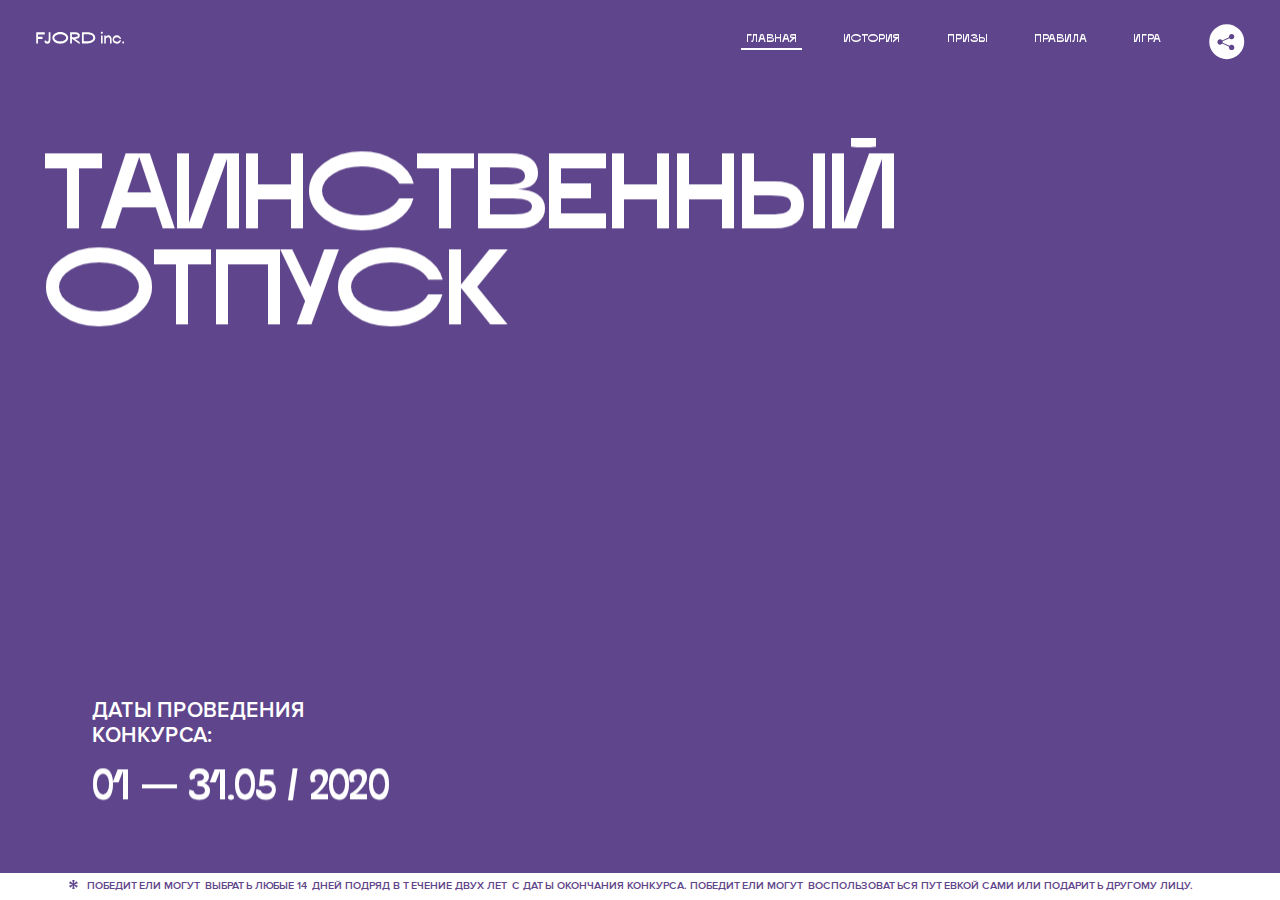
<file: 11/index.html>
<!DOCTYPE html>
<html lang="ru">
<head>
  <meta charset="UTF-8">
  <meta name="description" content="">
  <meta name="viewport" content="width=device-width, initial-scale=1.0">
  <meta http-equiv="X-UA-Compatible" content="ie=edge">
  <title>Mysterious Vacation</title>
  <link rel="stylesheet" href="css/style.min.css">
<link href="css/style.min.css" rel="stylesheet">  <base href="https://htmlacademy-animation.github.io/141154-magic-vacation-1/11/">
</head>
<body>
  <header class="page-header js-header">
    <div class="page-header__wrapper">
      <a href="#" class="page-header__logo" aria-label="Перейти на страницу FJORD.Inc">
        <svg width="100" height="15" viewBox="0 0 100 15" fill="none" xmlns="http://www.w3.org/2000/svg">
          <path d="M0.26 1.4V14H2.276V8.906H7.334V6.44H2.276V3.848H9.872V1.4H0.26ZM12.733 14.36C15.127 14.36 16.243 12.65 16.243 9.5V1.4H14.263V8.96C14.263 11.21 13.723 11.876 12.733 11.876C11.833 11.876 11.473 11.3 11.347 10.58L9.36702 10.94C9.63702 13.046 10.663 14.36 12.733 14.36ZM18.3918 7.7C18.3918 11.372 22.3878 14.36 27.3198 14.36C32.2518 14.36 36.2478 11.372 36.2478 7.7C36.2478 4.028 32.2518 1.04 27.3198 1.04C22.3878 1.04 18.3918 4.028 18.3918 7.7ZM20.6058 7.7C20.6058 5.378 23.6118 3.524 27.3198 3.524C30.9918 3.524 33.9798 5.378 33.9798 7.7C33.9798 10.004 30.9918 11.858 27.3198 11.858C23.6118 11.858 20.6058 10.004 20.6058 7.7ZM40.403 14V8.906H40.799L49.079 14.702V12.38L44.039 8.906H44.201C47.999 8.906 49.277 7.304 49.277 5.162C49.277 3.092 47.999 1.4 44.201 1.4H38.387V14H40.403ZM43.535 3.722C45.785 3.722 47.045 4.136 47.045 5.432C47.045 6.764 45.785 7.034 43.535 7.034H40.403V3.722H43.535ZM51.6936 1.382V14H57.8676C62.7456 14 66.7236 11.534 66.7236 7.7C66.7236 3.848 62.7456 1.382 57.8676 1.382H51.6936ZM53.7096 11.624V3.722H57.5436C61.5396 3.722 64.4916 5.018 64.4916 7.7C64.4916 10.238 61.5396 11.624 57.5436 11.624H53.7096ZM73.1832 14.018H74.9832V5H73.1832V14.018ZM72.9132 1.976C72.9132 2.57 73.3992 3.092 74.0832 3.092C74.7492 3.092 75.2352 2.57 75.2352 1.976C75.2352 1.382 74.7672 0.805999 74.0832 0.805999C73.3812 0.805999 72.9132 1.382 72.9132 1.976ZM76.7867 14H78.5687V9.104C78.7487 8.006 79.5947 6.962 81.0887 6.962C82.1147 6.962 83.2667 7.448 83.2667 9.554V14H85.0487V9.014C85.0487 6.152 83.2307 4.73 81.3587 4.73C79.9187 4.73 79.0727 5.558 78.5687 6.854V5H76.7867V14ZM90.9898 14.27C93.5098 14.27 95.3818 12.506 95.7238 10.328H94.0498C93.7258 11.3 92.6998 12.02 90.9898 12.02C88.8478 12.02 87.7678 10.922 87.7678 9.59C87.7678 8.24 88.8478 6.962 90.9898 6.962C92.7538 6.962 93.7978 7.844 94.0858 8.924H95.7418C95.4358 6.71 93.6178 4.73 90.9898 4.73C88.0918 4.73 86.1298 7.124 86.1298 9.59C86.1298 12.074 88.1278 14.27 90.9898 14.27ZM97.0693 12.938C97.0693 13.658 97.5553 14.144 98.2753 14.144C98.9953 14.144 99.4813 13.658 99.4813 12.938C99.4813 12.2 98.9953 11.714 98.2753 11.714C97.5553 11.714 97.0693 12.2 97.0693 12.938Z" fill="currentColor"></path>
        </svg>
      </a>
      <button class="page-header__toggler js-menu-toggler" type="button" aria-label="Управление мобильным меню"><span>Меню</span></button>
      <nav class="page-header__nav">
        <div class="page-header__menu js-menu" id="menu">
          <ul>
            <li>
              <a class="js-menu-link active" href="#top" data-href="top">главная</a>
            </li>
            <li>
              <a class="js-menu-link" href="#story" data-href="story">история</a>
            </li>
            <li>
              <a class="js-menu-link" href="#prizes" data-href="prizes">призы</a>
            </li>
            <li>
              <a class="js-menu-link" href="#rules" data-href="rules">правила</a>
            </li>
            <li>
              <a class="js-menu-link" href="#game" data-href="game">игра</a>
            </li>
          </ul>
        </div>
        <div class="page-header__social">
          <div class="social-block js-social-block">
            <button class="social-block__toggler" aria-label="Управлять блоком с социальными кнопками">
              <svg width="26" height="22" viewBox="0 0 27 22" fill="none" xmlns="http://www.w3.org/2000/svg">
                <path d="M19.6721 7.43664C21.6273 7.43664 23.213 5.85095 23.213 3.89566C23.213 1.94037 21.6273 0.354675 19.6721 0.354675C17.7168 0.354675 16.1311 1.94037 16.1311 3.89566C16.1311 4.19968 16.1728 4.49178 16.2458 4.77345L7.21751 8.95527C6.57519 8.05214 5.52303 7.46049 4.33078 7.46049C2.37549 7.46049 0.789795 9.04618 0.789795 11.0015C0.789795 12.9568 2.37549 14.5425 4.33078 14.5425C5.52303 14.5425 6.57668 13.9508 7.21751 13.0477L16.2458 17.2295C16.1743 17.5112 16.1311 17.8033 16.1311 18.1073C16.1311 20.0626 17.7168 21.6483 19.6721 21.6483C21.6273 21.6483 23.213 20.0626 23.213 18.1073C23.213 16.152 21.6273 14.5663 19.6721 14.5663C18.4798 14.5663 17.4262 15.158 16.7853 16.0611L7.75701 11.8793C7.82854 11.5976 7.87176 11.3055 7.87176 11.0015C7.87176 10.6974 7.83003 10.4053 7.75701 10.1237L16.7853 5.94186C17.4262 6.84499 18.4783 7.43664 19.6721 7.43664Z" fill="currentColor"></path>
              </svg>
            </button>
            <ul class="social-block__list">
              <li>
                <a class="social-block__link social-block__link--fb" href="#" aria-label="Мы на Facebook">
                  <svg width="8" height="17" viewBox="0 0 8 17" fill="none" xmlns="http://www.w3.org/2000/svg">
                    <path d="M4.24646 16.9899H1.09275L1.05793 8.49828H0V5.30707H1.05793V3.81124C1.05793 1.42084 2.57654 0 5.21735 0H7.41758V3.18585H5.30841C4.28262 3.18585 4.2478 3.48582 4.2478 4.24914V5.30707H7.42964L7.16716 8.49828H4.2478V16.9899H4.24646Z" fill="currentColor"></path>
                  </svg>
                </a>
              </li>
              <li>
                <a class="social-block__link social-block__link--insta" href="#" aria-label="Мы в Instagram">
                  <svg width="15" height="15" viewBox="0 0 15 15" fill="none" xmlns="http://www.w3.org/2000/svg">
                    <path d="M11.0197 0H4.19806C2.14246 0 0.471191 1.66993 0.471191 3.72285V10.5499C0.471191 12.6082 2.14112 14.2727 4.19806 14.2727H11.0197C13.0753 14.2727 14.7466 12.6082 14.7466 10.5499V3.72285C14.7466 1.67127 13.0753 0 11.0197 0ZM11.0197 12.4849H4.19806C3.13076 12.4849 2.26432 11.6158 2.26432 10.5512V3.72419C2.26432 2.65956 3.13076 1.79715 4.19806 1.79715H11.0197C12.087 1.79715 12.9535 2.6609 12.9535 3.72419V10.5512C12.9535 11.6145 12.087 12.4849 11.0197 12.4849Z" fill="currentColor"></path>
                    <path d="M7.60887 3.11084C5.38989 3.11084 3.58203 4.9187 3.58203 7.14036C3.58203 9.35532 5.38989 11.1645 7.60887 11.1645C9.83053 11.1645 11.6357 9.35666 11.6357 7.14036C11.6357 4.9187 9.83053 3.11084 7.60887 3.11084ZM7.60887 9.36871C6.37551 9.36871 5.37784 8.37372 5.37784 7.14036C5.37784 5.90699 6.37551 4.90665 7.60887 4.90665C8.83822 4.90665 9.84259 5.90833 9.84259 7.14036C9.84392 8.37238 8.83822 9.36871 7.60887 9.36871Z" fill="currentColor"></path>
                    <path d="M11.3573 2.35962C10.8256 2.35962 10.3931 2.79752 10.3931 3.32381C10.3931 3.85546 10.8256 4.29336 11.3573 4.29336C11.8862 4.29336 12.3215 3.85546 12.3215 3.32381C12.3215 2.79752 11.8862 2.35962 11.3573 2.35962Z" fill="currentColor"></path>
                  </svg>
                </a>
              </li>
              <li>
                <a class="social-block__link social-block__link--vk" href="#" aria-label="Мы ВКонтакте">
                  <svg width="17" height="10" viewBox="0 0 17 10" fill="none" xmlns="http://www.w3.org/2000/svg">
                    <path d="M14.1234 4.9002C14.1234 4.9002 16.3623 1.72708 16.5866 0.680242C16.6595 0.312285 16.4947 0.103188 16.1069 0.103188C16.1069 0.103188 14.8193 0.103188 14.168 0.103188C13.7235 0.103188 13.5587 0.293278 13.4235 0.579768C13.4235 0.579768 12.3724 2.82553 11.0969 4.24712C10.6861 4.70333 10.4781 4.84318 10.2511 4.84318C10.0646 4.84318 9.98625 4.6911 9.98625 4.27834V0.649016C9.98625 0.147997 9.92545 0.00135496 9.5066 0.00135496H6.39628C6.15578 0.00135496 6.0085 0.134417 6.0085 0.324506C6.0085 0.801084 6.73406 0.908351 6.73406 2.20231V4.87305C6.73406 5.40529 6.70569 5.61575 6.45303 5.61575C5.78016 5.61575 4.19528 3.30618 3.30623 0.678887C3.12923 0.145282 2.93737 0 2.43475 0H0.486409C0.205373 0 0 0.190085 0 0.476576C0 0.991172 0.60666 3.40801 2.99277 6.64358C4.59927 8.8201 6.70569 10 8.60269 10C9.76196 10 10.0416 9.80312 10.0416 9.31432V7.63883C10.0416 7.22607 10.2065 7.04956 10.4429 7.04956C10.7078 7.04956 11.1847 7.13238 12.2805 8.22268C13.5843 9.47862 13.6762 10 14.3896 10H16.5676C16.7919 10 17 9.89273 17 9.52342C17 9.02919 16.3623 8.15343 15.384 7.10659C14.9801 6.56755 14.3302 5.98914 14.1248 5.72301C13.8275 5.40801 13.9154 5.23014 14.1234 4.9002Z" fill="currentColor"></path>
                  </svg>
                </a>
              </li>
            </ul>
          </div>
        </div>
      </nav>
    </div>
  </header>

  <main class="page-content">

    <section class="bg_overlap"></section>
    <section class="animation-screen"></section>

    <section class="screen screen--hidden screen--intro js-scrollspy" id="top">
      <div class="screen__wrapper">
        <div class="intro">
          <h1 class="intro__title">Таинственный отпуск</h1>
          <div class="intro__content">
            <div class="intro__info">
              <p class="intro__label">Даты проведения конкурса:</p>
              <p class="intro__date">01 — 31.05 / 2020</p>
            </div>
            <div class="intro__message">
              <p>
                Отгадай первым место назначения и&nbsp;отправься в&nbsp;путешествие в&nbsp;любое время или получи один из многочисленных призов
                <svg width="16" height="16" viewBox="0 0 10 10" fill="none" xmlns="http://www.w3.org/2000/svg">
                  <path d="M0 6.35337L3.90271 4.99012L0 3.64663L1.34615 1.32374L4.44287 4.01073L3.67364 0H6.34615L5.57692 4.01073L8.65385 1.32374L10 3.64663L6.13405 4.99012L10 6.35337L8.65385 8.65651L5.57692 5.98927L6.34615 10H3.67364L4.44287 5.96952L1.34615 8.65651L0 6.35337Z" fill="currentColor"></path>
                </svg>
              </p>
            </div>
          </div>
        </div>
      </div>
      <div class="screen__footer js-footer">
        <button class="screen__footer-enlarge js-footer-toggler" type="button" aria-label="Показать сообщение">
          <svg width="10" height="10" viewBox="0 0 10 10" fill="none" xmlns="http://www.w3.org/2000/svg">
            <path d="M0 6.35337L3.90271 4.99012L0 3.64663L1.34615 1.32374L4.44287 4.01073L3.67364 0H6.34615L5.57692 4.01073L8.65385 1.32374L10 3.64663L6.13405 4.99012L10 6.35337L8.65385 8.65651L5.57692 5.98927L6.34615 10H3.67364L4.44287 5.96952L1.34615 8.65651L0 6.35337Z" fill="currentColor"></path>
          </svg>
        </button>
        <button class="screen__footer-collapse js-footer-toggler" type="button" aria-label="Скрыть сообщение">
          <svg width="13" height="13" viewBox="0 0 13 13" fill="none" xmlns="http://www.w3.org/2000/svg">
            <line x1="12.3536" y1="0.353553" x2="0.738349" y2="11.9688" stroke="currentColor"></line>
            <line x1="0.738319" y1="0.539925" x2="12.3535" y2="12.1551" stroke="currentColor"></line>
          </svg>
        </button>
        <div class="screen__footer-wrapper">
          <div class="screen__footer-announce">
            <p class="screen__footer-label">Даты проведения конкурса:</p>
            <p class="screen__footer-date">01 — 31.05 / 2020</p>
          </div>
          <div class="screen__footer-note">
            <p>
              <svg width="10" height="10" viewBox="0 0 10 10" fill="none" xmlns="http://www.w3.org/2000/svg">
                <path d="M0 6.35337L3.90271 4.99012L0 3.64663L1.34615 1.32374L4.44287 4.01073L3.67364 0H6.34615L5.57692 4.01073L8.65385 1.32374L10 3.64663L6.13405 4.99012L10 6.35337L8.65385 8.65651L5.57692 5.98927L6.34615 10H3.67364L4.44287 5.96952L1.34615 8.65651L0 6.35337Z" fill="currentColor"></path>
              </svg>
              <span>Победители могут выбрать любые 14 дней подряд в&nbsp;течение двух лет с&nbsp;даты окончания конкурса. Победители могут воспользоваться путевкой сами или подарить другому лицу.</span>
            </p>
          </div>
        </div>
      </div>
    </section>

    <section class="screen screen--hidden screen--story js-scrollspy" id="story">

      <div class="slider swiper-container js-slider">

        <div class="swiper-wrapper">

          <div class="slider__item swiper-slide slider__item--show">
            <h2 class="slider__item-title">История</h2>
            <p class="slider__item-text">Джеймс Таргет был основателем компании &laquo;Fjord Inc.&raquo;. С&nbsp;1965 года &laquo;Fjord Inc.&raquo; прославилась надёжными и&nbsp;удобными чемоданами и&nbsp;аксессуарами для туристов.</p>
          </div>

          <div class="slider__item swiper-slide slider__item--show">
            <p class="slider__item-text">Когда Джеймсу было 7&nbsp;лет, в&nbsp;их&nbsp;доме гостил дядюшка и&nbsp;развлекал детей рассказами о&nbsp;своей поездке в&nbsp;место, показавшееся малышу Таргету невероятным. Тогда Джеймс решил, что однажды посетит его, но&nbsp;не&nbsp;будет рассказывать о&nbsp;мечте, пока не&nbsp;осуществит.</p>
          </div>

          <div class="slider__item swiper-slide slider__item--show">
            <p class="slider__item-text">Джеймс Таргет стал увлеченным путешественником. Он&nbsp;посетил 5&nbsp;континентов, 126&nbsp;стран.</p>
          </div>

          <div class="slider__item swiper-slide slider__item--show">
            <p class="slider__item-text">Он&nbsp;сплавлялся по&nbsp;Амазонке и&nbsp;погружался в&nbsp;пещеры Франции, медитировал в&nbsp;горах Тибета и&nbsp;пожимал руку вождя племени Акугауа.</p>
          </div>

          <div class="slider__item swiper-slide slider__item--show">
            <p class="slider__item-text">Из&nbsp;своих поездок Джеймс Таргет привозил идеи, как сделать свои чемоданы &laquo;Fjord Inc.&raquo; удобными и&nbsp;приспособленными к&nbsp;разным дорожным условиям.</p>
          </div>

          <div class="slider__item swiper-slide slider__item--show">
            <p class="slider__item-text">Всё это время Джеймс не&nbsp;оставлял идею поездки своей мечты. Однако, как только он&nbsp;брался за&nbsp;планирование, возникали препятствия, не&nbsp;позволяющие отправиться туда.</p>
          </div>

          <div class="slider__item swiper-slide slider__item--show">
            <p class="slider__item-text">В&nbsp;возрасте 67&nbsp;лет Джеймс Таргет попал под лавину и&nbsp;погиб. В&nbsp;своём завещании он&nbsp;поручил отправить в&nbsp;заветное путешествие трёх смельчаков, единых с&nbsp;ним духом.</p>
          </div>

          <div class="slider__item swiper-slide slider__item--show">
            <p class="slider__item-text">Тех, кто сможет узнать таинственное место, задавая вопросы специально обученному ИИ&nbsp;&laquo;Соне&raquo;, ждет фантастическое путешествие.</p>
          </div>
        </div>
        <div class="slider__controls">
          <button class="slider__control slider__control--prev js-control-prev" type="button" aria-label="Показать предыдущую историю">
            <svg width="12" height="22" viewBox="0 0 12 22" fill="none" xmlns="http://www.w3.org/2000/svg">
              <path d="M11 1L1 11L11 21" stroke="currentColor" stroke-width="2" stroke-linejoin="round"></path>
            </svg>
          </button>
          <button class="slider__control slider__control--next js-control-next" type="button" aria-label="Показать следующую историю">
            <svg width="12" height="22" viewBox="0 0 12 22" fill="none" xmlns="http://www.w3.org/2000/svg">
              <path d="M1 1L11 11L1 21" stroke="currentColor" stroke-width="2" stroke-linejoin="round"></path>
            </svg>
          </button>
        </div>
        <div class="slider__pagination swiper-pagination"></div>
      </div>
    </section>

    <section class="screen screen--hidden screen--prizes js-scrollspy" id="prizes">
      <div class="screen__wrapper">
        <div class="prizes">
          <h2 class="prizes__title">ПРизы</h2>
          <div class="prizes__lead">
            <p>Найди ответ и&nbsp;получи один из&nbsp;призов:</p>
          </div>
          <ul class="prizes__list">
            <li class="prizes__item prizes__item--journeys">
              <div class="prizes__icon">
                <picture>
                  <source srcset="img/prize1-mob.svg" media="(orientation: portrait)">
                  <img alt="">
                </picture>
              </div>
              <p class="prizes__desc">
                <b>3</b>
                <span>загадочных путешествия</span>
              </p>
            </li>
            <li class="prizes__item prizes__item--cases">
              <div class="prizes__icon">
                <picture>
                  <source srcset="img/prize2-mob.svg" media="(orientation: portrait)">
                  <img alt="">
                </picture>
              </div>
              <p class="prizes__desc">
                <b>7</b>
                <span>надежных чемоданов</span>
              </p>
            </li>
            <li class="prizes__item prizes__item--codes">
              <div class="prizes__icon">
                <picture>
                  <source srcset="img/prize3-mob.svg" media="(orientation: portrait)">
                  <img alt="">
                </picture>
              </div>
              <p class="prizes__desc">
                <b>900</b>
                <span>
                  промокодов на&nbsp;скидку 15%
                  <svg width="10" height="10" viewBox="0 0 10 10" fill="none" xmlns="http://www.w3.org/2000/svg">
                    <path d="M0 6.35337L3.90271 4.99012L0 3.64663L1.34615 1.32374L4.44287 4.01073L3.67364 0H6.34615L5.57692 4.01073L8.65385 1.32374L10 3.64663L6.13405 4.99012L10 6.35337L8.65385 8.65651L5.57692 5.98927L6.34615 10H3.67364L4.44287 5.96952L1.34615 8.65651L0 6.35337Z" fill="currentColor"></path>
                  </svg>
                </span>
              </p>
            </li>
          </ul>
        </div>
      </div>
      <div class="screen__footer js-footer">
        <button class="screen__footer-enlarge js-footer-toggler" type="button" aria-label="Показать сообщение">
          <svg width="10" height="10" viewBox="0 0 10 10" fill="none" xmlns="http://www.w3.org/2000/svg">
            <path d="M0 6.35337L3.90271 4.99012L0 3.64663L1.34615 1.32374L4.44287 4.01073L3.67364 0H6.34615L5.57692 4.01073L8.65385 1.32374L10 3.64663L6.13405 4.99012L10 6.35337L8.65385 8.65651L5.57692 5.98927L6.34615 10H3.67364L4.44287 5.96952L1.34615 8.65651L0 6.35337Z" fill="currentColor"></path>
          </svg>
        </button>
        <button class="screen__footer-collapse js-footer-toggler" type="button" aria-label="Скрыть сообщение">
          <svg width="13" height="13" viewBox="0 0 13 13" fill="none" xmlns="http://www.w3.org/2000/svg">
            <line x1="12.3536" y1="0.353553" x2="0.738349" y2="11.9688" stroke="currentColor"></line>
            <line x1="0.738319" y1="0.539925" x2="12.3535" y2="12.1551" stroke="currentColor"></line>
          </svg>
        </button>
        <div class="screen__footer-wrapper">
          <div class="screen__footer-announce">
            <p class="screen__footer-label">Даты проведения конкурса:</p>
            <p class="screen__footer-date">01 — 31.05 / 2020</p>
          </div>
          <div class="screen__footer-note">
            <p>
              <svg width="10" height="10" viewBox="0 0 10 10" fill="none" xmlns="http://www.w3.org/2000/svg">
                <path d="M0 6.35337L3.90271 4.99012L0 3.64663L1.34615 1.32374L4.44287 4.01073L3.67364 0H6.34615L5.57692 4.01073L8.65385 1.32374L10 3.64663L6.13405 4.99012L10 6.35337L8.65385 8.65651L5.57692 5.98927L6.34615 10H3.67364L4.44287 5.96952L1.34615 8.65651L0 6.35337Z" fill="currentColor"></path>
              </svg>
              <span>Скидка&nbsp;15% на&nbsp;единоразовое приобретение путёвки с&nbsp;1&nbsp;июня 2020 по&nbsp;31&nbsp;мая 2022&nbsp;года. Суммируется с&nbsp;другими акциями</span>
            </p>
          </div>
        </div>
      </div>
    </section>

    <section class="screen screen--hidden screen--rules js-scrollspy" id="rules">
      <div class="screen__wrapper">
        <div class="rules">
          <h2 class="rules__title">Правила</h2>
          <div class="rules__lead">
            <p>Для того чтобы получить наследство Джеймса Таргета, тебе нужно выведать у&nbsp;&laquo;Сони&raquo;, куда предстоит отправиться тебе в&nbsp;случае победы</p>
          </div>
          <ol class="rules__list">
            <li class="rules__item">
              <p>Тебе отводится <br>5&nbsp;минут</p>
            </li>
            <li class="rules__item">
              <p>Задавай любые вопросы в&nbsp;текстовом поле</p>
            </li>
            <li class="rules__item">
              <p>Нажимай кнопку &laquo;Узнать&raquo;, чтобы получить ответ</p>
            </li>
            <li class="rules__item">
              <p>&laquo;Соня&raquo; может отвечать только&nbsp;Да или Нет</p>
            </li>
          </ol>
          <a href="#game" class="rules__link btn"><span>Погнали!</span></a>
        </div>
      </div>
      <div class="screen__disclaimer">
        <div class="disclaimer">
          <ul>
            <li>
              <a href="#">Правовая информация</a>
            </li>
            <li>
              <a href="#">Подробные правила</a>
            </li>
          </ul>
        </div>
      </div>
    </section>

    <section class="screen screen--hidden screen--game js-scrollspy" id="game">
      <div class="screen__wrapper">
        <div class="game">
          <div class="game__header">
            <h2 class="game__title">Игра</h2>
            <div class="game__counter">
              <span>05</span>:<span>00</span>
            </div>
          </div>
          <div class="game__body">
            <div class="chat">
              <div class="chat__body js-chat">
                <ul class="chat__list" id="messages"></ul>
              </div>
              <div class="chat__footer">
                <form action="#" method="post" class="form" id="message-form">
                  <div class="input-wrapper">
                    <label for="message-field" class="visually-hidden">Поле для ввода вопроса</label>
                    <input type="text" class="form__field" id="message-field">
                  </div>
                  <button class="form__button btn">
                    Узнать
                    <svg width="18" height="19" viewBox="0 0 18 19" fill="none" xmlns="http://www.w3.org/2000/svg">
                      <path stroke="currentColor" stroke-width="2" d="M9 19V1"></path>
                      <path d="M1 9l8-8 8 8" stroke="currentColor" stroke-width="2" stroke-linejoin="round"></path>
                    </svg>
                  </button>
                </form>
              </div>
            </div>
          </div>
          <!-- временные кнопки для показа результата -->
          <div class="game__buttons">
            <button class="game__button btn js-show-result" type="button" data-target="result">Положительный результат</button>
            <button class="game__button btn js-show-result" type="button" data-target="result2">Положительный результат - 2</button>
            <button class="game__button btn js-show-result" type="button" data-target="result3">Отрицательный результат</button>
          </div>
        </div>
      </div>
    </section>

    <section class="screen screen--hidden screen--result" id="result">
      <div class="screen__wrapper">
        <div class="result result--trip">
          <div class="result__image">
            <picture>
              <source srcset="img/result1-mob.png 1x, img/result1-mob@2x.png 2x" media="(max-width: 768px) and (orientation: portrait)">
              <img src="img/result1.png" srcset="img/result1@2x.png 2x" alt="">
            </picture>
          </div>
          <h2 class="result__title">
            <span class="visually-hidden">Победа!</span>
            <svg xmlns="http://www.w3.org/2000/svg" viewBox="0 0 568.85 109.24">
              <g>
                <animate id="titleResultOpacity" attributeType="CSS" attributeName="opacity" values="0; 1" dur="0.3s" fill="freeze" begin="indefinite"></animate>

                <animateTransform attributeName="transform" type="scale" values="1; 0.95" keyTimes="0; 1" keySplines="0 0 0.5 1" calcMode="spline" dur="0.7s" additive="sum" fill="freeze" begin="titleResultOpacity.begin"></animateTransform>

                <animateTransform attributeName="transform" type="translate" values="0 -5; 15 0" keyTimes="0; 1" keySplines="0 0 0.5 1" calcMode="spline" dur="0.7s" additive="sum" fill="freeze" begin="titleResultOpacity.begin"></animateTransform>

                <path d="M16,24.44V92H2.6V8H75V92H61.52V24.44H16Z" transform="translate(-2.1 -1.5)" fill="none" stroke="currentColor" stroke-dasharray="447.9" stroke-dashoffset="447.9">
                  <animate attributeName="stroke-dasharray" from="0 224" to="224 0" dur="0.5s" calcMode="paced" begin="titleResultOpacity.begin" fill="freeze"></animate>
                </path>

                <path d="M148.76,5.6c32.88,0,59.52,19.92,59.52,44.4s-26.64,44.4-59.52,44.4S89.24,74.48,89.24,50,115.88,5.6,148.76,5.6Zm0,72.12c24.48,0,44.4-12.36,44.4-27.72s-19.92-27.84-44.4-27.84C124,22.16,104,34.52,104,50S124,77.72,148.76,77.72Z" transform="translate(-2.1 -1.5)" fill="none" stroke="currentColor" stroke-dasharray="558.7" stroke-dashoffset="558.7">
                  <animate attributeName="stroke-dasharray" from="0 558.7" to="558.7 0" dur="0.5s" calcMode="paced" begin="titleResultOpacity.begin" fill="freeze"></animate>
                </path>
                
                <path d="M287.36,8V24.44H236v14.4h25.32c25.44,0,34,11.16,34,26.52,0,15.6-8.52,26.64-34,26.64H222.56V8h64.8ZM256.88,76.52c15.12,0,23.52-2,23.52-11.52S272,54.44,256.88,54.44H236V76.52h20.88Z" transform="translate(-2.1 -1.5)" fill="none" stroke="currentColor" stroke-dasharray="516.4" stroke-dashoffset="516.4">
                  <animate attributeName="stroke-dasharray" from="0 258.2" to="258.2 0" dur="0.5s" calcMode="paced" begin="titleResultOpacity.begin" fill="freeze"></animate>
                </path>
                
                <path d="M371.47,8V24.44H320.84V41.6h33.6V58h-33.6V75.56h50.64V92H307.4V8h64.08Z" transform="translate(-2.1 -1.5)" fill="none" stroke="currentColor" stroke-dasharray="464.6" stroke-dashoffset="464.6">
                  <animate attributeName="stroke-dasharray" from="0 232.3" to="232.3 0" dur="0.5s" calcMode="paced" begin="titleResultOpacity.begin" fill="freeze"></animate>
                </path>
                
                <path d="M382.39,110.24V75.56h7.44c4.56-4.68,7.8-18.36,8.76-56L399,8h48.6V75.56h10v34.68H442.87V92H397v18.24H382.39Zm51.72-34.68V24.44H411.55v3.12c-0.48,22.44-3.24,37.68-7.2,48h29.76Z" transform="translate(-2.1 -1.5)" fill="none" stroke="currentColor" stroke-dasharray="538.9" stroke-dashoffset="538.9">
                  <animate attributeName="stroke-dasharray" from="0 269.5" to="269.5 0" dur="0.5s" calcMode="paced" begin="titleResultOpacity.begin" fill="freeze"></animate>
                </path>
                
                <path d="M463.75,92l28-84h27.12l28.08,84H533.47l-7.8-23.52h-37.8L480.07,92H463.75Zm56.64-40L507,11.84,493.51,52h26.88Z" transform="translate(-2.1 -1.5)" fill="none" stroke="currentColor" stroke-dasharray="433" stroke-dashoffset="433">
                  <animate attributeName="stroke-dasharray" from="0 216.5" to="216.5 0" dur="0.5s" calcMode="paced" begin="titleResultOpacity.begin" fill="freeze"></animate>
                </path>
                
                <path d="M554.12,70.4L555.55,2H569l1.44,68.4H554.12Zm8.28,6.36c4.8,0,8,3.24,8,8.16a8,8,0,1,1-16.08,0C554.35,80,557.59,76.76,562.39,76.76Z" transform="translate(-2.1 -1.5)" fill="none" stroke="currentColor" stroke-dasharray="217.7" stroke-dashoffset="217.7">
                  <animate attributeName="stroke-dasharray" from="0 108.9" to="108.9 0" dur="0.5s" calcMode="paced" begin="titleResultOpacity.begin" fill="freeze"></animate>
                </path>
              </g>
            </svg>
          </h2>
          <div class="result__text">
            <p>ты&nbsp;отправляешься в&nbsp;Арктику!</p>
          </div>
          <div class="result__form">
            <form action="#" method="post" class="form form--result">
              <label for="email-field" class="form__label">зарегистрируй результат</label>
              <input type="email" class="form__field" id="email-field" placeholder="e-mail для регистации результата и получения приза" required="">
              <button class="form__button btn">
                отправить
                <svg width="18" height="19" viewBox="0 0 18 19" fill="none" xmlns="http://www.w3.org/2000/svg">
                  <path stroke="currentColor" stroke-width="2" d="M9 19V1"></path>
                  <path d="M1 9l8-8 8 8" stroke="currentColor" stroke-width="2" stroke-linejoin="round"></path>
                </svg>
              </button>
            </form>
          </div>
        </div>
      </div>
    </section>

    <section class="screen screen--hidden screen--result" id="result2">
      <div class="screen__wrapper">
        <div class="result result--prize">
          <div class="result__image">
            <picture>
              <source srcset="img/result2-mob.png 1x, img/result2-mob@2x.png 2x" media="(max-width: 768px) and (orientation: portrait)">
              <img src="img/result2.png" srcset="img/result2@2x.png 2x" alt="">
            </picture>
          </div>
          <h2 class="result__title">
            <span class="visually-hidden">Победа!</span>
            <svg xmlns="http://www.w3.org/2000/svg" viewBox="0 0 568.85 109.24">
              <g>
                <animate id="titleResult2Opacity" attributeType="CSS" attributeName="opacity" values="0; 1" dur="0.3s" fill="freeze" begin="indefinite"></animate>

                <animateTransform attributeName="transform" type="scale" values="1; 0.95" keyTimes="0; 1" keySplines="0 0 0.5 1" calcMode="spline" dur="0.7s" additive="sum" fill="freeze" begin="titleResult2Opacity.begin"></animateTransform>

                <animateTransform attributeName="transform" type="translate" values="0 -5; 15 0" keyTimes="0; 1" keySplines="0 0 0.5 1" calcMode="spline" dur="0.7s" additive="sum" fill="freeze" begin="titleResult2Opacity.begin"></animateTransform>

                <path d="M16,24.44V92H2.6V8H75V92H61.52V24.44H16Z" transform="translate(-2.1 -1.5)" fill="none" stroke="currentColor" stroke-dasharray="447.9" stroke-dashoffset="447.9">
                  <animate attributeName="stroke-dasharray" from="0 224" to="224 0" dur="0.5s" calcMode="paced" begin="titleResult2Opacity.begin" fill="freeze"></animate>
                </path>

                <path d="M148.76,5.6c32.88,0,59.52,19.92,59.52,44.4s-26.64,44.4-59.52,44.4S89.24,74.48,89.24,50,115.88,5.6,148.76,5.6Zm0,72.12c24.48,0,44.4-12.36,44.4-27.72s-19.92-27.84-44.4-27.84C124,22.16,104,34.52,104,50S124,77.72,148.76,77.72Z" transform="translate(-2.1 -1.5)" fill="none" stroke="currentColor" stroke-dasharray="558.7" stroke-dashoffset="558.7">
                  <animate attributeName="stroke-dasharray" from="0 558.7" to="558.7 0" dur="0.5s" calcMode="paced" begin="titleResult2Opacity.begin" fill="freeze"></animate>
                </path>
                
                <path d="M287.36,8V24.44H236v14.4h25.32c25.44,0,34,11.16,34,26.52,0,15.6-8.52,26.64-34,26.64H222.56V8h64.8ZM256.88,76.52c15.12,0,23.52-2,23.52-11.52S272,54.44,256.88,54.44H236V76.52h20.88Z" transform="translate(-2.1 -1.5)" fill="none" stroke="currentColor" stroke-dasharray="516.4" stroke-dashoffset="516.4">
                  <animate attributeName="stroke-dasharray" from="0 258.2" to="258.2 0" dur="0.5s" calcMode="paced" begin="titleResult2Opacity.begin" fill="freeze"></animate>
                </path>
                
                <path d="M371.47,8V24.44H320.84V41.6h33.6V58h-33.6V75.56h50.64V92H307.4V8h64.08Z" transform="translate(-2.1 -1.5)" fill="none" stroke="currentColor" stroke-dasharray="464.6" stroke-dashoffset="464.6">
                  <animate attributeName="stroke-dasharray" from="0 232.3" to="232.3 0" dur="0.5s" calcMode="paced" begin="titleResult2Opacity.begin" fill="freeze"></animate>
                </path>
                
                <path d="M382.39,110.24V75.56h7.44c4.56-4.68,7.8-18.36,8.76-56L399,8h48.6V75.56h10v34.68H442.87V92H397v18.24H382.39Zm51.72-34.68V24.44H411.55v3.12c-0.48,22.44-3.24,37.68-7.2,48h29.76Z" transform="translate(-2.1 -1.5)" fill="none" stroke="currentColor" stroke-dasharray="538.9" stroke-dashoffset="538.9">
                  <animate attributeName="stroke-dasharray" from="0 269.5" to="269.5 0" dur="0.5s" calcMode="paced" begin="titleResult2Opacity.begin" fill="freeze"></animate>
                </path>
                
                <path d="M463.75,92l28-84h27.12l28.08,84H533.47l-7.8-23.52h-37.8L480.07,92H463.75Zm56.64-40L507,11.84,493.51,52h26.88Z" transform="translate(-2.1 -1.5)" fill="none" stroke="currentColor" stroke-dasharray="433" stroke-dashoffset="433">
                  <animate attributeName="stroke-dasharray" from="0 216.5" to="216.5 0" dur="0.5s" calcMode="paced" begin="titleResult2Opacity.begin" fill="freeze"></animate>
                </path>
                
                <path d="M554.12,70.4L555.55,2H569l1.44,68.4H554.12Zm8.28,6.36c4.8,0,8,3.24,8,8.16a8,8,0,1,1-16.08,0C554.35,80,557.59,76.76,562.39,76.76Z" transform="translate(-2.1 -1.5)" fill="none" stroke="currentColor" stroke-dasharray="217.7" stroke-dashoffset="217.7">
                  <animate attributeName="stroke-dasharray" from="0 108.9" to="108.9 0" dur="0.5s" calcMode="paced" begin="titleResult2Opacity.begin" fill="freeze"></animate>
                </path>
              </g>
            </svg>
          </h2>
          <div class="result__text">
            <p>чемодан &laquo;Fjord&nbsp;Inc.&raquo;&nbsp;твой</p>
          </div>
          <div class="result__form">
            <form action="#" method="post" class="form form--result">
              <label for="email-field2" class="form__label">зарегистрируй результат</label>
              <input type="email" class="form__field" id="email-field2" placeholder="e-mail для регистации результата и получения приза" required="">
              <button class="form__button btn">
                отправить
                <svg width="18" height="19" viewBox="0 0 18 19" fill="none" xmlns="http://www.w3.org/2000/svg">
                  <path stroke="currentColor" stroke-width="2" d="M9 19V1"></path>
                  <path d="M1 9l8-8 8 8" stroke="currentColor" stroke-width="2" stroke-linejoin="round"></path>
                </svg>
              </button>
            </form>
          </div>
        </div>
      </div>
    </section>

    <section class="screen screen--hidden screen--result" id="result3">
      <div class="screen__wrapper">
        <div class="result result--negative">
          <div class="result__image">
            <picture>
              <source srcset="img/result3-mob.png 1x, img/result3-mob@2x.png 2x" media="(max-width: 768px) and (orientation: portrait)">
              <img src="img/result3.png" srcset="img/result3@2x.png 2x" alt="">
            </picture>
          </div>
          <h2 class="result__title">
            <span class="visually-hidden">Не угадал!</span>
            <svg xmlns="http://www.w3.org/2000/svg" viewBox="0 -50 660.77 160">
              <g>
                <path d="M2.66,92V8H16.1V42.2H53.3V8H66.74V92H53.3V58.64H16.1V92H2.66Z" transform="translate(-2.16 -1.5)" fill="none" opacity="0" stroke="currentColor" stroke-dasharray="431.3" stroke-dashoffset="431.3">
                  <animate id="titleResult3Opacity" attributeType="CSS" attributeName="opacity" values="0; 1" dur="0.3s" fill="freeze" begin="indefinite"></animate>

                  <animate attributeName="stroke-dasharray" from="0 215.7" to="215.7 0" dur="0.5s" calcMode="paced" begin="titleResult3Opacity.begin" fill="freeze"></animate>

                  <animateTransform attributeName="transform" type="translate" values="0 -50; 0 10; 0 -10; 0 3; 0 -3; 0 0" keyTimes="0; 0.6; 0.7; 0.8; 0.9; 1" keySplines="0.5 0 1 0.5; 0 0.5 0.5 1; 0.5 0 1 0.5; 0 0.5 0.5 1; 0.5 0 1 0.5" calcMode="spline" dur="0.8s" additive="sum" begin="titleResult3Opacity.begin" fill="freeze"></animateTransform>
                </path>
                <path d="M147.62,8V24.44H97V41.6h33.6V58H97V75.56h50.64V92H83.54V8h64.08Z" transform="translate(-2.16 -1.5)" fill="none" opacity="0" stroke="currentColor" stroke-dasharray="464.6" stroke-dashoffset="464.6">
                  <animate attributeType="CSS" attributeName="opacity" values="0; 1" dur="0.3s" begin="titleResult3Opacity.begin + 0.1s" fill="freeze"></animate>

                  <animate attributeName="stroke-dasharray" from="0 232.3" to="232.3 0" dur="0.5s" calcMode="paced" begin="titleResult3Opacity.begin + 0.1s" fill="freeze"></animate>

                  <animateTransform attributeName="transform" type="translate" values="0 -50; 0 10; 0 -10; 0 3; 0 -3; 0 0" keyTimes="0; 0.6; 0.7; 0.8; 0.9; 1" keySplines="0.5 0 1 0.5; 0 0.5 0.5 1; 0.5 0 1 0.5; 0 0.5 0.5 1; 0.5 0 1 0.5" calcMode="spline" dur="0.8s" additive="sum" begin="titleResult3Opacity.begin + 0.1s" fill="freeze"></animateTransform>
                </path>
                <path d="M199.22,8l20.52,42.36L235.34,8h16.44l-31,84H204.38l9.48-25.92L185.78,8h13.44Z" transform="translate(-2.16 -1.5)" fill="none" opacity="0" stroke="currentColor" stroke-dasharray="320.1" stroke-dashoffset="320.1">
                  <animate attributeType="CSS" attributeName="opacity" values="0; 1" dur="0.3s" begin="titleResult3Opacity.begin + 0.2s" fill="freeze"></animate>

                  <animate attributeName="stroke-dasharray" from="0 160" to="160 0" dur="0.5s" calcMode="paced" begin="titleResult3Opacity.begin + 0.2s" fill="freeze"></animate>

                  <animateTransform attributeName="transform" type="translate" values="0 -50; 0 10; 0 -10; 0 3; 0 -3; 0 0" keyTimes="0; 0.6; 0.7; 0.8; 0.9; 1" keySplines="0.5 0 1 0.5; 0 0.5 0.5 1; 0.5 0 1 0.5; 0 0.5 0.5 1; 0.5 0 1 0.5" calcMode="spline" dur="0.8s" additive="sum" begin="titleResult3Opacity.begin + 0.2s" fill="freeze"></animateTransform>
                </path>
                <path d="M273.74,24.44V92H260.3V8h50.16V24.44H273.74Z" transform="translate(-2.16 -1.5)" fill="none" opacity="0" stroke="currentColor" stroke-dasharray="268.3" stroke-dashoffset="268.3">
                  <animate attributeType="CSS" attributeName="opacity" values="0; 1" dur="0.3s" begin="titleResult3Opacity.begin + 0.3s" fill="freeze"></animate>

                  <animate attributeName="stroke-dasharray" from="0 134.1" to="134.1 0" dur="0.5s" calcMode="paced" begin="titleResult3Opacity.begin + 0.3s" fill="freeze"></animate>

                  <animateTransform attributeName="transform" type="translate" values="0 -50; 0 10; 0 -10; 0 3; 0 -3; 0 0" keyTimes="0; 0.6; 0.7; 0.8; 0.9; 1" keySplines="0.5 0 1 0.5; 0 0.5 0.5 1; 0.5 0 1 0.5; 0 0.5 0.5 1; 0.5 0 1 0.5" calcMode="spline" dur="0.8s" additive="sum" begin="titleResult3Opacity.begin + 0.3s" fill="freeze"></animateTransform>
                </path>
                <path d="M307.1,92l28-84h27.12l28.08,84H376.82L369,68.48h-37.8L323.42,92H307.1Zm56.64-40L350.3,11.84,336.86,52h26.88Z" transform="translate(-2.16 -1.5)" fill="none" opacity="0" stroke="currentColor" stroke-dasharray="433" stroke-dashoffset="433">
                  <animate attributeType="CSS" attributeName="opacity" values="0; 1" dur="0.3s" begin="titleResult3Opacity.begin + 0.4s" fill="freeze"></animate>

                  <animate attributeName="stroke-dasharray" from="0 216.5" to="216.5 0" dur="0.5s" calcMode="paced" begin="titleResult3Opacity.begin + 0.4s" fill="freeze"></animate>

                  <animateTransform attributeName="transform" type="translate" values="0 -50; 0 10; 0 -10; 0 3; 0 -3; 0 0" keyTimes="0; 0.6; 0.7; 0.8; 0.9; 1" keySplines="0.5 0 1 0.5; 0 0.5 0.5 1; 0.5 0 1 0.5; 0 0.5 0.5 1; 0.5 0 1 0.5" calcMode="spline" dur="0.8s" additive="sum" begin="titleResult3Opacity.begin + 0.4s" fill="freeze"></animateTransform>
                </path>
                <path d="M396.38,110.24V75.56h7.44c4.56-4.68,7.8-18.36,8.76-56L412.94,8h48.6V75.56h10v34.68H456.86V92H411v18.24H396.38ZM448.1,75.56V24.44H425.54v3.12c-0.48,22.44-3.24,37.68-7.2,48H448.1Z" transform="translate(-2.16 -1.5)" fill="none" opacity="0" stroke="currentColor" stroke-dasharray="538.9" stroke-dashoffset="538.9">
                  <animate attributeType="CSS" attributeName="opacity" values="0; 1" dur="0.3s" begin="titleResult3Opacity.begin + 0.5s" fill="freeze"></animate>

                  <animate attributeName="stroke-dasharray" from="0 269.5" to="269.5 0" dur="0.5s" calcMode="paced" begin="titleResult3Opacity.begin + 0.5s" fill="freeze"></animate>

                  <animateTransform attributeName="transform" type="translate" values="0 -50; 0 10; 0 -10; 0 3; 0 -3; 0 0" keyTimes="0; 0.6; 0.7; 0.8; 0.9; 1" keySplines="0.5 0 1 0.5; 0 0.5 0.5 1; 0.5 0 1 0.5; 0 0.5 0.5 1; 0.5 0 1 0.5" calcMode="spline" dur="0.8s" additive="sum" begin="titleResult3Opacity.begin + 0.5s" fill="freeze"></animateTransform>
                </path>
                <path d="M477.74,92l28-84h27.12L560.9,92H547.46l-7.8-23.52h-37.8L494.06,92H477.74Zm56.64-40-13.44-40.2L507.5,52h26.88Z" transform="translate(-2.16 -1.5)" fill="none" opacity="0" stroke="currentColor" stroke-dasharray="433" stroke-dashoffset="433">
                  <animate attributeType="CSS" attributeName="opacity" values="0; 1" dur="0.3s" begin="titleResult3Opacity.begin + 0.6s" fill="freeze"></animate>

                  <animate attributeName="stroke-dasharray" from="0 216.5" to="216.5 0" dur="0.5s" calcMode="paced" begin="titleResult3Opacity.begin + 0.6s" fill="freeze"></animate>

                  <animateTransform attributeName="transform" type="translate" values="0 -50; 0 10; 0 -10; 0 3; 0 -3; 0 0" keyTimes="0; 0.6; 0.7; 0.8; 0.9; 1" keySplines="0.5 0 1 0.5; 0 0.5 0.5 1; 0.5 0 1 0.5; 0 0.5 0.5 1; 0.5 0 1 0.5" calcMode="spline" dur="0.8s" additive="sum" begin="titleResult3Opacity.begin + 0.6s" fill="freeze"></animateTransform>
                </path>
                <path d="M568.7,76.88a13.77,13.77,0,0,0,5,1c6.6,0,10.44-6.24,12-58.32L586.22,8h46.2V92H619V24.44H598.82l-0.12,3.12C597.14,81,589,94.4,573.74,94.4a28.55,28.55,0,0,1-6.72-.84Z" transform="translate(-2.16 -1.5)" fill="none" opacity="0" stroke="currentColor" stroke-dasharray="415.2" stroke-dashoffset="415.2">
                  <animate attributeType="CSS" attributeName="opacity" values="0; 1" dur="0.3s" begin="titleResult3Opacity.begin + 0.7s" fill="freeze"></animate>

                  <animate attributeName="stroke-dasharray" from="0 207.7" to="207.7 0" dur="0.5s" calcMode="paced" begin="titleResult3Opacity.begin + 0.7s" fill="freeze"></animate>

                  <animateTransform attributeName="transform" type="translate" values="0 -50; 0 10; 0 -10; 0 3; 0 -3; 0 0" keyTimes="0; 0.6; 0.7; 0.8; 0.9; 1" keySplines="0.5 0 1 0.5; 0 0.5 0.5 1; 0.5 0 1 0.5; 0 0.5 0.5 1; 0.5 0 1 0.5" calcMode="spline" dur="0.8s" additive="sum" begin="titleResult3Opacity.begin + 0.7s" fill="freeze"></animateTransform>
                </path>
                <path d="M646.1,70.4L647.54,2H661l1.44,68.4H646.1Zm8.28,6.36c4.8,0,8,3.24,8,8.16a8,8,0,0,1-16.08,0C646.34,80,649.58,76.76,654.38,76.76Z" transform="translate(-2.16 -1.5)" fill="none" opacity="0" stroke="currentColor" stroke-dasharray="217.7" stroke-dashoffset="217.7">
                  <animate attributeType="CSS" attributeName="opacity" values="0; 1" dur="0.3s" begin="titleResult3Opacity.begin + 0.8s" fill="freeze"></animate>

                  <animate attributeName="stroke-dasharray" from="0 108.8" to="108.8 0" dur="0.5s" calcMode="paced" begin="titleResult3Opacity.begin + 0.8s" fill="freeze"></animate>

                  <animateTransform attributeName="transform" type="translate" values="0 -50; 0 10; 0 -10; 0 3; 0 -3; 0 0" keyTimes="0; 0.6; 0.7; 0.8; 0.9; 1" keySplines="0.5 0 1 0.5; 0 0.5 0.5 1; 0.5 0 1 0.5; 0 0.5 0.5 1; 0.5 0 1 0.5" calcMode="spline" dur="0.8s" additive="sum" begin="titleResult3Opacity.begin + 0.8s" fill="freeze"></animateTransform>
                </path>
              </g>
            </svg>
          </h2>
          <button class="result__button js-play" type="button">
            не сдавайся!
            <span>
              <svg width="27" height="22" viewBox="0 0 27 22" fill="none" xmlns="http://www.w3.org/2000/svg">
                <path d="M10.6899 1.47998C5.42992 1.47998 1.16992 5.73998 1.16992 11C1.16992 16.26 5.42992 20.52 10.6899 20.52C15.9499 20.52 20.2099 16.26 20.2099 11V7.13998" stroke="currentColor" stroke-width="2" stroke-miterlimit="10"></path>
                <path d="M15.1099 12.5099L20.1499 7.13989L25.3099 12.6299" stroke="currentColor" stroke-width="2" stroke-miterlimit="10" stroke-linejoin="round"></path>
              </svg>
            </span>
          </button>
        </div>
      </div>
    </section>

  </main>

<script src="js/script.js"></script></body>
</html>
</file>
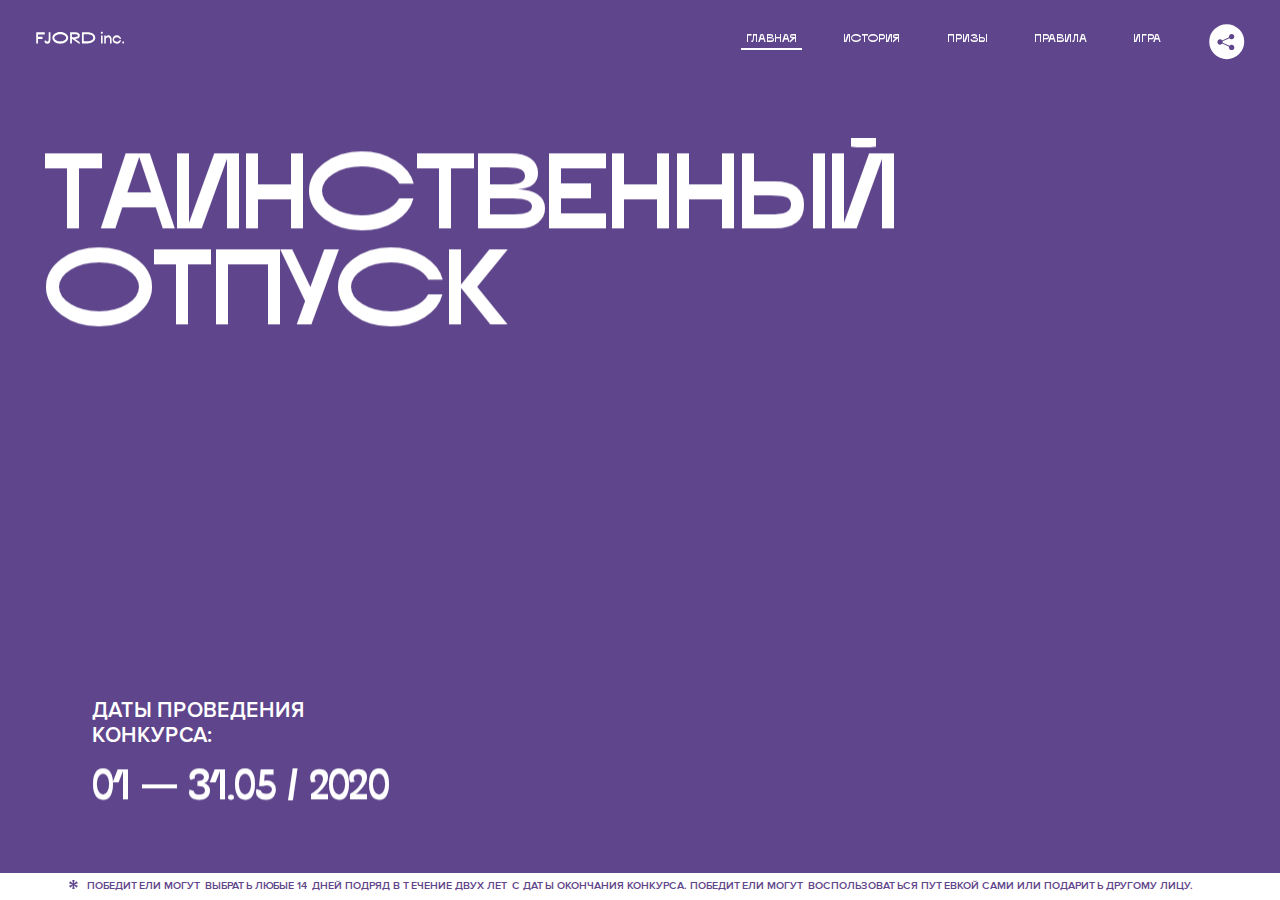
<file: 12/index.html>
<!DOCTYPE html>
<html lang="ru">
<head>
  <meta charset="UTF-8">
  <meta name="description" content="">
  <meta name="viewport" content="width=device-width, initial-scale=1.0">
  <meta http-equiv="X-UA-Compatible" content="ie=edge">
  <title>Mysterious Vacation</title>
  <link rel="stylesheet" href="css/style.min.css">
<link href="css/style.min.css" rel="stylesheet">  <base href="https://htmlacademy-animation.github.io/141154-magic-vacation-1/12/">
</head>
<body>
  <header class="page-header js-header">
    <div class="page-header__wrapper">
      <a href="#" class="page-header__logo" aria-label="Перейти на страницу FJORD.Inc">
        <svg width="100" height="15" viewBox="0 0 100 15" fill="none" xmlns="http://www.w3.org/2000/svg">
          <path d="M0.26 1.4V14H2.276V8.906H7.334V6.44H2.276V3.848H9.872V1.4H0.26ZM12.733 14.36C15.127 14.36 16.243 12.65 16.243 9.5V1.4H14.263V8.96C14.263 11.21 13.723 11.876 12.733 11.876C11.833 11.876 11.473 11.3 11.347 10.58L9.36702 10.94C9.63702 13.046 10.663 14.36 12.733 14.36ZM18.3918 7.7C18.3918 11.372 22.3878 14.36 27.3198 14.36C32.2518 14.36 36.2478 11.372 36.2478 7.7C36.2478 4.028 32.2518 1.04 27.3198 1.04C22.3878 1.04 18.3918 4.028 18.3918 7.7ZM20.6058 7.7C20.6058 5.378 23.6118 3.524 27.3198 3.524C30.9918 3.524 33.9798 5.378 33.9798 7.7C33.9798 10.004 30.9918 11.858 27.3198 11.858C23.6118 11.858 20.6058 10.004 20.6058 7.7ZM40.403 14V8.906H40.799L49.079 14.702V12.38L44.039 8.906H44.201C47.999 8.906 49.277 7.304 49.277 5.162C49.277 3.092 47.999 1.4 44.201 1.4H38.387V14H40.403ZM43.535 3.722C45.785 3.722 47.045 4.136 47.045 5.432C47.045 6.764 45.785 7.034 43.535 7.034H40.403V3.722H43.535ZM51.6936 1.382V14H57.8676C62.7456 14 66.7236 11.534 66.7236 7.7C66.7236 3.848 62.7456 1.382 57.8676 1.382H51.6936ZM53.7096 11.624V3.722H57.5436C61.5396 3.722 64.4916 5.018 64.4916 7.7C64.4916 10.238 61.5396 11.624 57.5436 11.624H53.7096ZM73.1832 14.018H74.9832V5H73.1832V14.018ZM72.9132 1.976C72.9132 2.57 73.3992 3.092 74.0832 3.092C74.7492 3.092 75.2352 2.57 75.2352 1.976C75.2352 1.382 74.7672 0.805999 74.0832 0.805999C73.3812 0.805999 72.9132 1.382 72.9132 1.976ZM76.7867 14H78.5687V9.104C78.7487 8.006 79.5947 6.962 81.0887 6.962C82.1147 6.962 83.2667 7.448 83.2667 9.554V14H85.0487V9.014C85.0487 6.152 83.2307 4.73 81.3587 4.73C79.9187 4.73 79.0727 5.558 78.5687 6.854V5H76.7867V14ZM90.9898 14.27C93.5098 14.27 95.3818 12.506 95.7238 10.328H94.0498C93.7258 11.3 92.6998 12.02 90.9898 12.02C88.8478 12.02 87.7678 10.922 87.7678 9.59C87.7678 8.24 88.8478 6.962 90.9898 6.962C92.7538 6.962 93.7978 7.844 94.0858 8.924H95.7418C95.4358 6.71 93.6178 4.73 90.9898 4.73C88.0918 4.73 86.1298 7.124 86.1298 9.59C86.1298 12.074 88.1278 14.27 90.9898 14.27ZM97.0693 12.938C97.0693 13.658 97.5553 14.144 98.2753 14.144C98.9953 14.144 99.4813 13.658 99.4813 12.938C99.4813 12.2 98.9953 11.714 98.2753 11.714C97.5553 11.714 97.0693 12.2 97.0693 12.938Z" fill="currentColor"></path>
        </svg>
      </a>
      <button class="page-header__toggler js-menu-toggler" type="button" aria-label="Управление мобильным меню"><span>Меню</span></button>
      <nav class="page-header__nav">
        <div class="page-header__menu js-menu" id="menu">
          <ul>
            <li>
              <a class="js-menu-link active" href="#top" data-href="top">главная</a>
            </li>
            <li>
              <a class="js-menu-link" href="#story" data-href="story">история</a>
            </li>
            <li>
              <a class="js-menu-link" href="#prizes" data-href="prizes">призы</a>
            </li>
            <li>
              <a class="js-menu-link" href="#rules" data-href="rules">правила</a>
            </li>
            <li>
              <a class="js-menu-link" href="#game" data-href="game">игра</a>
            </li>
          </ul>
        </div>
        <div class="page-header__social">
          <div class="social-block js-social-block">
            <button class="social-block__toggler" aria-label="Управлять блоком с социальными кнопками">
              <svg width="26" height="22" viewBox="0 0 27 22" fill="none" xmlns="http://www.w3.org/2000/svg">
                <path d="M19.6721 7.43664C21.6273 7.43664 23.213 5.85095 23.213 3.89566C23.213 1.94037 21.6273 0.354675 19.6721 0.354675C17.7168 0.354675 16.1311 1.94037 16.1311 3.89566C16.1311 4.19968 16.1728 4.49178 16.2458 4.77345L7.21751 8.95527C6.57519 8.05214 5.52303 7.46049 4.33078 7.46049C2.37549 7.46049 0.789795 9.04618 0.789795 11.0015C0.789795 12.9568 2.37549 14.5425 4.33078 14.5425C5.52303 14.5425 6.57668 13.9508 7.21751 13.0477L16.2458 17.2295C16.1743 17.5112 16.1311 17.8033 16.1311 18.1073C16.1311 20.0626 17.7168 21.6483 19.6721 21.6483C21.6273 21.6483 23.213 20.0626 23.213 18.1073C23.213 16.152 21.6273 14.5663 19.6721 14.5663C18.4798 14.5663 17.4262 15.158 16.7853 16.0611L7.75701 11.8793C7.82854 11.5976 7.87176 11.3055 7.87176 11.0015C7.87176 10.6974 7.83003 10.4053 7.75701 10.1237L16.7853 5.94186C17.4262 6.84499 18.4783 7.43664 19.6721 7.43664Z" fill="currentColor"></path>
              </svg>
            </button>
            <ul class="social-block__list">
              <li>
                <a class="social-block__link social-block__link--fb" href="#" aria-label="Мы на Facebook">
                  <svg width="8" height="17" viewBox="0 0 8 17" fill="none" xmlns="http://www.w3.org/2000/svg">
                    <path d="M4.24646 16.9899H1.09275L1.05793 8.49828H0V5.30707H1.05793V3.81124C1.05793 1.42084 2.57654 0 5.21735 0H7.41758V3.18585H5.30841C4.28262 3.18585 4.2478 3.48582 4.2478 4.24914V5.30707H7.42964L7.16716 8.49828H4.2478V16.9899H4.24646Z" fill="currentColor"></path>
                  </svg>
                </a>
              </li>
              <li>
                <a class="social-block__link social-block__link--insta" href="#" aria-label="Мы в Instagram">
                  <svg width="15" height="15" viewBox="0 0 15 15" fill="none" xmlns="http://www.w3.org/2000/svg">
                    <path d="M11.0197 0H4.19806C2.14246 0 0.471191 1.66993 0.471191 3.72285V10.5499C0.471191 12.6082 2.14112 14.2727 4.19806 14.2727H11.0197C13.0753 14.2727 14.7466 12.6082 14.7466 10.5499V3.72285C14.7466 1.67127 13.0753 0 11.0197 0ZM11.0197 12.4849H4.19806C3.13076 12.4849 2.26432 11.6158 2.26432 10.5512V3.72419C2.26432 2.65956 3.13076 1.79715 4.19806 1.79715H11.0197C12.087 1.79715 12.9535 2.6609 12.9535 3.72419V10.5512C12.9535 11.6145 12.087 12.4849 11.0197 12.4849Z" fill="currentColor"></path>
                    <path d="M7.60887 3.11084C5.38989 3.11084 3.58203 4.9187 3.58203 7.14036C3.58203 9.35532 5.38989 11.1645 7.60887 11.1645C9.83053 11.1645 11.6357 9.35666 11.6357 7.14036C11.6357 4.9187 9.83053 3.11084 7.60887 3.11084ZM7.60887 9.36871C6.37551 9.36871 5.37784 8.37372 5.37784 7.14036C5.37784 5.90699 6.37551 4.90665 7.60887 4.90665C8.83822 4.90665 9.84259 5.90833 9.84259 7.14036C9.84392 8.37238 8.83822 9.36871 7.60887 9.36871Z" fill="currentColor"></path>
                    <path d="M11.3573 2.35962C10.8256 2.35962 10.3931 2.79752 10.3931 3.32381C10.3931 3.85546 10.8256 4.29336 11.3573 4.29336C11.8862 4.29336 12.3215 3.85546 12.3215 3.32381C12.3215 2.79752 11.8862 2.35962 11.3573 2.35962Z" fill="currentColor"></path>
                  </svg>
                </a>
              </li>
              <li>
                <a class="social-block__link social-block__link--vk" href="#" aria-label="Мы ВКонтакте">
                  <svg width="17" height="10" viewBox="0 0 17 10" fill="none" xmlns="http://www.w3.org/2000/svg">
                    <path d="M14.1234 4.9002C14.1234 4.9002 16.3623 1.72708 16.5866 0.680242C16.6595 0.312285 16.4947 0.103188 16.1069 0.103188C16.1069 0.103188 14.8193 0.103188 14.168 0.103188C13.7235 0.103188 13.5587 0.293278 13.4235 0.579768C13.4235 0.579768 12.3724 2.82553 11.0969 4.24712C10.6861 4.70333 10.4781 4.84318 10.2511 4.84318C10.0646 4.84318 9.98625 4.6911 9.98625 4.27834V0.649016C9.98625 0.147997 9.92545 0.00135496 9.5066 0.00135496H6.39628C6.15578 0.00135496 6.0085 0.134417 6.0085 0.324506C6.0085 0.801084 6.73406 0.908351 6.73406 2.20231V4.87305C6.73406 5.40529 6.70569 5.61575 6.45303 5.61575C5.78016 5.61575 4.19528 3.30618 3.30623 0.678887C3.12923 0.145282 2.93737 0 2.43475 0H0.486409C0.205373 0 0 0.190085 0 0.476576C0 0.991172 0.60666 3.40801 2.99277 6.64358C4.59927 8.8201 6.70569 10 8.60269 10C9.76196 10 10.0416 9.80312 10.0416 9.31432V7.63883C10.0416 7.22607 10.2065 7.04956 10.4429 7.04956C10.7078 7.04956 11.1847 7.13238 12.2805 8.22268C13.5843 9.47862 13.6762 10 14.3896 10H16.5676C16.7919 10 17 9.89273 17 9.52342C17 9.02919 16.3623 8.15343 15.384 7.10659C14.9801 6.56755 14.3302 5.98914 14.1248 5.72301C13.8275 5.40801 13.9154 5.23014 14.1234 4.9002Z" fill="currentColor"></path>
                  </svg>
                </a>
              </li>
            </ul>
          </div>
        </div>
      </nav>
    </div>
  </header>

  <main class="page-content">

    <section class="bg_overlap"></section>
    <section class="animation-screen"></section>

    <section class="screen screen--hidden screen--intro js-scrollspy" id="top">
      <div class="screen__wrapper">
        <div class="intro">
          <h1 class="intro__title">Таинственный отпуск</h1>
          <div class="intro__content">
            <div class="intro__info">
              <p class="intro__label">Даты проведения конкурса:</p>
              <p class="intro__date">01 — 31.05 / 2020</p>
            </div>
            <div class="intro__message">
              <p>
                Отгадай первым место назначения и&nbsp;отправься в&nbsp;путешествие в&nbsp;любое время или получи один из многочисленных призов
                <svg width="16" height="16" viewBox="0 0 10 10" fill="none" xmlns="http://www.w3.org/2000/svg">
                  <path d="M0 6.35337L3.90271 4.99012L0 3.64663L1.34615 1.32374L4.44287 4.01073L3.67364 0H6.34615L5.57692 4.01073L8.65385 1.32374L10 3.64663L6.13405 4.99012L10 6.35337L8.65385 8.65651L5.57692 5.98927L6.34615 10H3.67364L4.44287 5.96952L1.34615 8.65651L0 6.35337Z" fill="currentColor"></path>
                </svg>
              </p>
            </div>
          </div>
        </div>
      </div>
      <div class="screen__footer js-footer">
        <button class="screen__footer-enlarge js-footer-toggler" type="button" aria-label="Показать сообщение">
          <svg width="10" height="10" viewBox="0 0 10 10" fill="none" xmlns="http://www.w3.org/2000/svg">
            <path d="M0 6.35337L3.90271 4.99012L0 3.64663L1.34615 1.32374L4.44287 4.01073L3.67364 0H6.34615L5.57692 4.01073L8.65385 1.32374L10 3.64663L6.13405 4.99012L10 6.35337L8.65385 8.65651L5.57692 5.98927L6.34615 10H3.67364L4.44287 5.96952L1.34615 8.65651L0 6.35337Z" fill="currentColor"></path>
          </svg>
        </button>
        <button class="screen__footer-collapse js-footer-toggler" type="button" aria-label="Скрыть сообщение">
          <svg width="13" height="13" viewBox="0 0 13 13" fill="none" xmlns="http://www.w3.org/2000/svg">
            <line x1="12.3536" y1="0.353553" x2="0.738349" y2="11.9688" stroke="currentColor"></line>
            <line x1="0.738319" y1="0.539925" x2="12.3535" y2="12.1551" stroke="currentColor"></line>
          </svg>
        </button>
        <div class="screen__footer-wrapper">
          <div class="screen__footer-announce">
            <p class="screen__footer-label">Даты проведения конкурса:</p>
            <p class="screen__footer-date">01 — 31.05 / 2020</p>
          </div>
          <div class="screen__footer-note">
            <p>
              <svg width="10" height="10" viewBox="0 0 10 10" fill="none" xmlns="http://www.w3.org/2000/svg">
                <path d="M0 6.35337L3.90271 4.99012L0 3.64663L1.34615 1.32374L4.44287 4.01073L3.67364 0H6.34615L5.57692 4.01073L8.65385 1.32374L10 3.64663L6.13405 4.99012L10 6.35337L8.65385 8.65651L5.57692 5.98927L6.34615 10H3.67364L4.44287 5.96952L1.34615 8.65651L0 6.35337Z" fill="currentColor"></path>
              </svg>
              <span>Победители могут выбрать любые 14 дней подряд в&nbsp;течение двух лет с&nbsp;даты окончания конкурса. Победители могут воспользоваться путевкой сами или подарить другому лицу.</span>
            </p>
          </div>
        </div>
      </div>
    </section>

    <section class="screen screen--hidden screen--story js-scrollspy" id="story">

      <div class="slider swiper-container js-slider">

        <div class="swiper-wrapper">

          <div class="slider__item swiper-slide slider__item--show">
            <h2 class="slider__item-title">История</h2>
            <p class="slider__item-text">Джеймс Таргет был основателем компании &laquo;Fjord Inc.&raquo;. С&nbsp;1965 года &laquo;Fjord Inc.&raquo; прославилась надёжными и&nbsp;удобными чемоданами и&nbsp;аксессуарами для туристов.</p>
          </div>

          <div class="slider__item swiper-slide slider__item--show">
            <p class="slider__item-text">Когда Джеймсу было 7&nbsp;лет, в&nbsp;их&nbsp;доме гостил дядюшка и&nbsp;развлекал детей рассказами о&nbsp;своей поездке в&nbsp;место, показавшееся малышу Таргету невероятным. Тогда Джеймс решил, что однажды посетит его, но&nbsp;не&nbsp;будет рассказывать о&nbsp;мечте, пока не&nbsp;осуществит.</p>
          </div>

          <div class="slider__item swiper-slide slider__item--show">
            <p class="slider__item-text">Джеймс Таргет стал увлеченным путешественником. Он&nbsp;посетил 5&nbsp;континентов, 126&nbsp;стран.</p>
          </div>

          <div class="slider__item swiper-slide slider__item--show">
            <p class="slider__item-text">Он&nbsp;сплавлялся по&nbsp;Амазонке и&nbsp;погружался в&nbsp;пещеры Франции, медитировал в&nbsp;горах Тибета и&nbsp;пожимал руку вождя племени Акугауа.</p>
          </div>

          <div class="slider__item swiper-slide slider__item--show">
            <p class="slider__item-text">Из&nbsp;своих поездок Джеймс Таргет привозил идеи, как сделать свои чемоданы &laquo;Fjord Inc.&raquo; удобными и&nbsp;приспособленными к&nbsp;разным дорожным условиям.</p>
          </div>

          <div class="slider__item swiper-slide slider__item--show">
            <p class="slider__item-text">Всё это время Джеймс не&nbsp;оставлял идею поездки своей мечты. Однако, как только он&nbsp;брался за&nbsp;планирование, возникали препятствия, не&nbsp;позволяющие отправиться туда.</p>
          </div>

          <div class="slider__item swiper-slide slider__item--show">
            <p class="slider__item-text">В&nbsp;возрасте 67&nbsp;лет Джеймс Таргет попал под лавину и&nbsp;погиб. В&nbsp;своём завещании он&nbsp;поручил отправить в&nbsp;заветное путешествие трёх смельчаков, единых с&nbsp;ним духом.</p>
          </div>

          <div class="slider__item swiper-slide slider__item--show">
            <p class="slider__item-text">Тех, кто сможет узнать таинственное место, задавая вопросы специально обученному ИИ&nbsp;&laquo;Соне&raquo;, ждет фантастическое путешествие.</p>
          </div>
        </div>
        <div class="slider__controls">
          <button class="slider__control slider__control--prev js-control-prev" type="button" aria-label="Показать предыдущую историю">
            <svg width="12" height="22" viewBox="0 0 12 22" fill="none" xmlns="http://www.w3.org/2000/svg">
              <path d="M11 1L1 11L11 21" stroke="currentColor" stroke-width="2" stroke-linejoin="round"></path>
            </svg>
          </button>
          <button class="slider__control slider__control--next js-control-next" type="button" aria-label="Показать следующую историю">
            <svg width="12" height="22" viewBox="0 0 12 22" fill="none" xmlns="http://www.w3.org/2000/svg">
              <path d="M1 1L11 11L1 21" stroke="currentColor" stroke-width="2" stroke-linejoin="round"></path>
            </svg>
          </button>
        </div>
        <div class="slider__pagination swiper-pagination"></div>
      </div>
    </section>

    <section class="screen screen--hidden screen--prizes js-scrollspy" id="prizes">
      <div class="screen__wrapper">
        <div class="prizes">
          <h2 class="prizes__title">ПРизы</h2>
          <div class="prizes__lead">
            <p>Найди ответ и&nbsp;получи один из&nbsp;призов:</p>
          </div>
          <ul class="prizes__list">
            <li class="prizes__item prizes__item--journeys">
              <div class="prizes__icon">
                <picture>
                  <source srcset="img/prize1-mob.svg" media="(orientation: portrait)">
                  <img alt="">
                </picture>
              </div>
              <p class="prizes__desc">
                <b>3</b>
                <span>загадочных путешествия</span>
              </p>
            </li>
            <li class="prizes__item prizes__item--cases">
              <div class="prizes__icon">
                <picture>
                  <source srcset="img/prize2-mob.svg" media="(orientation: portrait)">
                  <img alt="">
                </picture>
              </div>
              <p class="prizes__desc">
                <b>7</b>
                <span>надежных чемоданов</span>
              </p>
            </li>
            <li class="prizes__item prizes__item--codes">
              <div class="prizes__icon">
                <picture>
                  <source srcset="img/prize3-mob.svg" media="(orientation: portrait)">
                  <img alt="">
                </picture>
              </div>
              <p class="prizes__desc">
                <b>900</b>
                <span>
                  промокодов на&nbsp;скидку 15%
                  <svg width="10" height="10" viewBox="0 0 10 10" fill="none" xmlns="http://www.w3.org/2000/svg">
                    <path d="M0 6.35337L3.90271 4.99012L0 3.64663L1.34615 1.32374L4.44287 4.01073L3.67364 0H6.34615L5.57692 4.01073L8.65385 1.32374L10 3.64663L6.13405 4.99012L10 6.35337L8.65385 8.65651L5.57692 5.98927L6.34615 10H3.67364L4.44287 5.96952L1.34615 8.65651L0 6.35337Z" fill="currentColor"></path>
                  </svg>
                </span>
              </p>
            </li>
          </ul>
        </div>
      </div>
      <div class="screen__footer js-footer">
        <button class="screen__footer-enlarge js-footer-toggler" type="button" aria-label="Показать сообщение">
          <svg width="10" height="10" viewBox="0 0 10 10" fill="none" xmlns="http://www.w3.org/2000/svg">
            <path d="M0 6.35337L3.90271 4.99012L0 3.64663L1.34615 1.32374L4.44287 4.01073L3.67364 0H6.34615L5.57692 4.01073L8.65385 1.32374L10 3.64663L6.13405 4.99012L10 6.35337L8.65385 8.65651L5.57692 5.98927L6.34615 10H3.67364L4.44287 5.96952L1.34615 8.65651L0 6.35337Z" fill="currentColor"></path>
          </svg>
        </button>
        <button class="screen__footer-collapse js-footer-toggler" type="button" aria-label="Скрыть сообщение">
          <svg width="13" height="13" viewBox="0 0 13 13" fill="none" xmlns="http://www.w3.org/2000/svg">
            <line x1="12.3536" y1="0.353553" x2="0.738349" y2="11.9688" stroke="currentColor"></line>
            <line x1="0.738319" y1="0.539925" x2="12.3535" y2="12.1551" stroke="currentColor"></line>
          </svg>
        </button>
        <div class="screen__footer-wrapper">
          <div class="screen__footer-announce">
            <p class="screen__footer-label">Даты проведения конкурса:</p>
            <p class="screen__footer-date">01 — 31.05 / 2020</p>
          </div>
          <div class="screen__footer-note">
            <p>
              <svg width="10" height="10" viewBox="0 0 10 10" fill="none" xmlns="http://www.w3.org/2000/svg">
                <path d="M0 6.35337L3.90271 4.99012L0 3.64663L1.34615 1.32374L4.44287 4.01073L3.67364 0H6.34615L5.57692 4.01073L8.65385 1.32374L10 3.64663L6.13405 4.99012L10 6.35337L8.65385 8.65651L5.57692 5.98927L6.34615 10H3.67364L4.44287 5.96952L1.34615 8.65651L0 6.35337Z" fill="currentColor"></path>
              </svg>
              <span>Скидка&nbsp;15% на&nbsp;единоразовое приобретение путёвки с&nbsp;1&nbsp;июня 2020 по&nbsp;31&nbsp;мая 2022&nbsp;года. Суммируется с&nbsp;другими акциями</span>
            </p>
          </div>
        </div>
      </div>
    </section>

    <section class="screen screen--hidden screen--rules js-scrollspy" id="rules">
      <div class="screen__wrapper">
        <div class="rules">
          <h2 class="rules__title">Правила</h2>
          <div class="rules__lead">
            <p>Для того чтобы получить наследство Джеймса Таргета, тебе нужно выведать у&nbsp;&laquo;Сони&raquo;, куда предстоит отправиться тебе в&nbsp;случае победы</p>
          </div>
          <ol class="rules__list">
            <li class="rules__item">
              <p>Тебе отводится <br>5&nbsp;минут</p>
            </li>
            <li class="rules__item">
              <p>Задавай любые вопросы в&nbsp;текстовом поле</p>
            </li>
            <li class="rules__item">
              <p>Нажимай кнопку &laquo;Узнать&raquo;, чтобы получить ответ</p>
            </li>
            <li class="rules__item">
              <p>&laquo;Соня&raquo; может отвечать только&nbsp;Да или Нет</p>
            </li>
          </ol>
          <a href="#game" class="rules__link btn"><span>Погнали!</span></a>
        </div>
      </div>
      <div class="screen__disclaimer">
        <div class="disclaimer">
          <ul>
            <li>
              <a href="#">Правовая информация</a>
            </li>
            <li>
              <a href="#">Подробные правила</a>
            </li>
          </ul>
        </div>
      </div>
    </section>

    <section class="screen screen--hidden screen--game js-scrollspy" id="game">
      <div class="screen__wrapper">
        <div class="game">
          <div class="game__header">
            <h2 class="game__title">Игра</h2>
            <div class="game__counter">
              <span>05</span>:<span>00</span>
            </div>
          </div>
          <div class="game__body">
            <div class="chat">
              <div class="chat__body js-chat">
                <ul class="chat__list" id="messages"></ul>
              </div>
              <div class="chat__footer">
                <form action="#" method="post" class="form" id="message-form">
                  <div class="input-wrapper">
                    <label for="message-field" class="visually-hidden">Поле для ввода вопроса</label>
                    <input type="text" class="form__field" id="message-field">
                  </div>
                  <button class="form__button btn">
                    Узнать
                    <svg width="18" height="19" viewBox="0 0 18 19" fill="none" xmlns="http://www.w3.org/2000/svg">
                      <path stroke="currentColor" stroke-width="2" d="M9 19V1"></path>
                      <path d="M1 9l8-8 8 8" stroke="currentColor" stroke-width="2" stroke-linejoin="round"></path>
                    </svg>
                  </button>
                </form>
              </div>
            </div>
          </div>
          <!-- временные кнопки для показа результата -->
          <div class="game__buttons">
            <button class="game__button btn js-show-result" type="button" data-target="result">Положительный результат</button>
            <button class="game__button btn js-show-result" type="button" data-target="result2">Положительный результат - 2</button>
            <button class="game__button btn js-show-result" type="button" data-target="result3">Отрицательный результат</button>
          </div>
        </div>
      </div>
    </section>

    <section class="screen screen--hidden screen--result" id="result">
      <div class="screen__wrapper">
        <div class="result result--trip">
          <div class="result__image">
            <picture>
              <source srcset="img/result1-mob.png 1x, img/result1-mob@2x.png 2x" media="(max-width: 768px) and (orientation: portrait)">
              <img src="img/result1.png" srcset="img/result1@2x.png 2x" alt="">
            </picture>
          </div>
          <h2 class="result__title">
            <span class="visually-hidden">Победа!</span>
            <svg xmlns="http://www.w3.org/2000/svg" viewBox="0 0 568.85 109.24">
              <g>
                <animate id="titleResultOpacity" attributeType="CSS" attributeName="opacity" values="0; 1" dur="0.3s" fill="freeze" begin="indefinite"></animate>

                <animateTransform attributeName="transform" type="scale" values="1; 0.95" keyTimes="0; 1" keySplines="0 0 0.5 1" calcMode="spline" dur="0.7s" additive="sum" fill="freeze" begin="titleResultOpacity.begin"></animateTransform>

                <animateTransform attributeName="transform" type="translate" values="0 -5; 15 0" keyTimes="0; 1" keySplines="0 0 0.5 1" calcMode="spline" dur="0.7s" additive="sum" fill="freeze" begin="titleResultOpacity.begin"></animateTransform>

                <path d="M16,24.44V92H2.6V8H75V92H61.52V24.44H16Z" transform="translate(-2.1 -1.5)" fill="none" stroke="currentColor" stroke-dasharray="447.9" stroke-dashoffset="447.9">
                  <animate attributeName="stroke-dasharray" from="0 224" to="224 0" dur="0.5s" calcMode="paced" begin="titleResultOpacity.begin" fill="freeze"></animate>
                </path>

                <path d="M148.76,5.6c32.88,0,59.52,19.92,59.52,44.4s-26.64,44.4-59.52,44.4S89.24,74.48,89.24,50,115.88,5.6,148.76,5.6Zm0,72.12c24.48,0,44.4-12.36,44.4-27.72s-19.92-27.84-44.4-27.84C124,22.16,104,34.52,104,50S124,77.72,148.76,77.72Z" transform="translate(-2.1 -1.5)" fill="none" stroke="currentColor" stroke-dasharray="558.7" stroke-dashoffset="558.7">
                  <animate attributeName="stroke-dasharray" from="0 558.7" to="558.7 0" dur="0.5s" calcMode="paced" begin="titleResultOpacity.begin" fill="freeze"></animate>
                </path>
                
                <path d="M287.36,8V24.44H236v14.4h25.32c25.44,0,34,11.16,34,26.52,0,15.6-8.52,26.64-34,26.64H222.56V8h64.8ZM256.88,76.52c15.12,0,23.52-2,23.52-11.52S272,54.44,256.88,54.44H236V76.52h20.88Z" transform="translate(-2.1 -1.5)" fill="none" stroke="currentColor" stroke-dasharray="516.4" stroke-dashoffset="516.4">
                  <animate attributeName="stroke-dasharray" from="0 258.2" to="258.2 0" dur="0.5s" calcMode="paced" begin="titleResultOpacity.begin" fill="freeze"></animate>
                </path>
                
                <path d="M371.47,8V24.44H320.84V41.6h33.6V58h-33.6V75.56h50.64V92H307.4V8h64.08Z" transform="translate(-2.1 -1.5)" fill="none" stroke="currentColor" stroke-dasharray="464.6" stroke-dashoffset="464.6">
                  <animate attributeName="stroke-dasharray" from="0 232.3" to="232.3 0" dur="0.5s" calcMode="paced" begin="titleResultOpacity.begin" fill="freeze"></animate>
                </path>
                
                <path d="M382.39,110.24V75.56h7.44c4.56-4.68,7.8-18.36,8.76-56L399,8h48.6V75.56h10v34.68H442.87V92H397v18.24H382.39Zm51.72-34.68V24.44H411.55v3.12c-0.48,22.44-3.24,37.68-7.2,48h29.76Z" transform="translate(-2.1 -1.5)" fill="none" stroke="currentColor" stroke-dasharray="538.9" stroke-dashoffset="538.9">
                  <animate attributeName="stroke-dasharray" from="0 269.5" to="269.5 0" dur="0.5s" calcMode="paced" begin="titleResultOpacity.begin" fill="freeze"></animate>
                </path>
                
                <path d="M463.75,92l28-84h27.12l28.08,84H533.47l-7.8-23.52h-37.8L480.07,92H463.75Zm56.64-40L507,11.84,493.51,52h26.88Z" transform="translate(-2.1 -1.5)" fill="none" stroke="currentColor" stroke-dasharray="433" stroke-dashoffset="433">
                  <animate attributeName="stroke-dasharray" from="0 216.5" to="216.5 0" dur="0.5s" calcMode="paced" begin="titleResultOpacity.begin" fill="freeze"></animate>
                </path>
                
                <path d="M554.12,70.4L555.55,2H569l1.44,68.4H554.12Zm8.28,6.36c4.8,0,8,3.24,8,8.16a8,8,0,1,1-16.08,0C554.35,80,557.59,76.76,562.39,76.76Z" transform="translate(-2.1 -1.5)" fill="none" stroke="currentColor" stroke-dasharray="217.7" stroke-dashoffset="217.7">
                  <animate attributeName="stroke-dasharray" from="0 108.9" to="108.9 0" dur="0.5s" calcMode="paced" begin="titleResultOpacity.begin" fill="freeze"></animate>
                </path>
              </g>
            </svg>
          </h2>
          <div class="result__text">
            <p>ты&nbsp;отправляешься в&nbsp;Арктику!</p>
          </div>
          <div class="result__form">
            <form action="#" method="post" class="form form--result">
              <label for="email-field" class="form__label">зарегистрируй результат</label>
              <input type="email" class="form__field" id="email-field" placeholder="e-mail для регистации результата и получения приза" required="">
              <button class="form__button btn">
                отправить
                <svg width="18" height="19" viewBox="0 0 18 19" fill="none" xmlns="http://www.w3.org/2000/svg">
                  <path stroke="currentColor" stroke-width="2" d="M9 19V1"></path>
                  <path d="M1 9l8-8 8 8" stroke="currentColor" stroke-width="2" stroke-linejoin="round"></path>
                </svg>
              </button>
            </form>
          </div>
        </div>
      </div>
    </section>

    <section class="screen screen--hidden screen--result" id="result2">
      <div class="screen__wrapper">
        <div class="result result--prize">
          <div class="result__image">
            <picture>
              <source srcset="img/result2-mob.png 1x, img/result2-mob@2x.png 2x" media="(max-width: 768px) and (orientation: portrait)">
              <img src="img/result2.png" srcset="img/result2@2x.png 2x" alt="">
            </picture>
          </div>
          <h2 class="result__title">
            <span class="visually-hidden">Победа!</span>
            <svg xmlns="http://www.w3.org/2000/svg" viewBox="0 0 568.85 109.24">
              <g>
                <animate id="titleResult2Opacity" attributeType="CSS" attributeName="opacity" values="0; 1" dur="0.3s" fill="freeze" begin="indefinite"></animate>

                <animateTransform attributeName="transform" type="scale" values="1; 0.95" keyTimes="0; 1" keySplines="0 0 0.5 1" calcMode="spline" dur="0.7s" additive="sum" fill="freeze" begin="titleResult2Opacity.begin"></animateTransform>

                <animateTransform attributeName="transform" type="translate" values="0 -5; 15 0" keyTimes="0; 1" keySplines="0 0 0.5 1" calcMode="spline" dur="0.7s" additive="sum" fill="freeze" begin="titleResult2Opacity.begin"></animateTransform>

                <path d="M16,24.44V92H2.6V8H75V92H61.52V24.44H16Z" transform="translate(-2.1 -1.5)" fill="none" stroke="currentColor" stroke-dasharray="447.9" stroke-dashoffset="447.9">
                  <animate attributeName="stroke-dasharray" from="0 224" to="224 0" dur="0.5s" calcMode="paced" begin="titleResult2Opacity.begin" fill="freeze"></animate>
                </path>

                <path d="M148.76,5.6c32.88,0,59.52,19.92,59.52,44.4s-26.64,44.4-59.52,44.4S89.24,74.48,89.24,50,115.88,5.6,148.76,5.6Zm0,72.12c24.48,0,44.4-12.36,44.4-27.72s-19.92-27.84-44.4-27.84C124,22.16,104,34.52,104,50S124,77.72,148.76,77.72Z" transform="translate(-2.1 -1.5)" fill="none" stroke="currentColor" stroke-dasharray="558.7" stroke-dashoffset="558.7">
                  <animate attributeName="stroke-dasharray" from="0 558.7" to="558.7 0" dur="0.5s" calcMode="paced" begin="titleResult2Opacity.begin" fill="freeze"></animate>
                </path>
                
                <path d="M287.36,8V24.44H236v14.4h25.32c25.44,0,34,11.16,34,26.52,0,15.6-8.52,26.64-34,26.64H222.56V8h64.8ZM256.88,76.52c15.12,0,23.52-2,23.52-11.52S272,54.44,256.88,54.44H236V76.52h20.88Z" transform="translate(-2.1 -1.5)" fill="none" stroke="currentColor" stroke-dasharray="516.4" stroke-dashoffset="516.4">
                  <animate attributeName="stroke-dasharray" from="0 258.2" to="258.2 0" dur="0.5s" calcMode="paced" begin="titleResult2Opacity.begin" fill="freeze"></animate>
                </path>
                
                <path d="M371.47,8V24.44H320.84V41.6h33.6V58h-33.6V75.56h50.64V92H307.4V8h64.08Z" transform="translate(-2.1 -1.5)" fill="none" stroke="currentColor" stroke-dasharray="464.6" stroke-dashoffset="464.6">
                  <animate attributeName="stroke-dasharray" from="0 232.3" to="232.3 0" dur="0.5s" calcMode="paced" begin="titleResult2Opacity.begin" fill="freeze"></animate>
                </path>
                
                <path d="M382.39,110.24V75.56h7.44c4.56-4.68,7.8-18.36,8.76-56L399,8h48.6V75.56h10v34.68H442.87V92H397v18.24H382.39Zm51.72-34.68V24.44H411.55v3.12c-0.48,22.44-3.24,37.68-7.2,48h29.76Z" transform="translate(-2.1 -1.5)" fill="none" stroke="currentColor" stroke-dasharray="538.9" stroke-dashoffset="538.9">
                  <animate attributeName="stroke-dasharray" from="0 269.5" to="269.5 0" dur="0.5s" calcMode="paced" begin="titleResult2Opacity.begin" fill="freeze"></animate>
                </path>
                
                <path d="M463.75,92l28-84h27.12l28.08,84H533.47l-7.8-23.52h-37.8L480.07,92H463.75Zm56.64-40L507,11.84,493.51,52h26.88Z" transform="translate(-2.1 -1.5)" fill="none" stroke="currentColor" stroke-dasharray="433" stroke-dashoffset="433">
                  <animate attributeName="stroke-dasharray" from="0 216.5" to="216.5 0" dur="0.5s" calcMode="paced" begin="titleResult2Opacity.begin" fill="freeze"></animate>
                </path>
                
                <path d="M554.12,70.4L555.55,2H569l1.44,68.4H554.12Zm8.28,6.36c4.8,0,8,3.24,8,8.16a8,8,0,1,1-16.08,0C554.35,80,557.59,76.76,562.39,76.76Z" transform="translate(-2.1 -1.5)" fill="none" stroke="currentColor" stroke-dasharray="217.7" stroke-dashoffset="217.7">
                  <animate attributeName="stroke-dasharray" from="0 108.9" to="108.9 0" dur="0.5s" calcMode="paced" begin="titleResult2Opacity.begin" fill="freeze"></animate>
                </path>
              </g>
            </svg>
          </h2>
          <div class="result__text">
            <p>чемодан &laquo;Fjord&nbsp;Inc.&raquo;&nbsp;твой</p>
          </div>
          <div class="result__form">
            <form action="#" method="post" class="form form--result">
              <label for="email-field2" class="form__label">зарегистрируй результат</label>
              <input type="email" class="form__field" id="email-field2" placeholder="e-mail для регистации результата и получения приза" required="">
              <button class="form__button btn">
                отправить
                <svg width="18" height="19" viewBox="0 0 18 19" fill="none" xmlns="http://www.w3.org/2000/svg">
                  <path stroke="currentColor" stroke-width="2" d="M9 19V1"></path>
                  <path d="M1 9l8-8 8 8" stroke="currentColor" stroke-width="2" stroke-linejoin="round"></path>
                </svg>
              </button>
            </form>
          </div>
        </div>
      </div>
    </section>

    <section class="screen screen--hidden screen--result" id="result3">
      <div class="screen__wrapper">
        <div class="result result--negative">
          <div class="result__image">
            <picture>
              <source srcset="img/result3-mob.png 1x, img/result3-mob@2x.png 2x" media="(max-width: 768px) and (orientation: portrait)">
              <img src="img/result3.png" srcset="img/result3@2x.png 2x" alt="">
            </picture>
          </div>
          <h2 class="result__title">
            <span class="visually-hidden">Не угадал!</span>
            <svg xmlns="http://www.w3.org/2000/svg" viewBox="0 -50 660.77 160">
              <g>
                <path d="M2.66,92V8H16.1V42.2H53.3V8H66.74V92H53.3V58.64H16.1V92H2.66Z" transform="translate(-2.16 -1.5)" fill="none" opacity="0" stroke="currentColor" stroke-dasharray="431.3" stroke-dashoffset="431.3">
                  <animate id="titleResult3Opacity" attributeType="CSS" attributeName="opacity" values="0; 1" dur="0.3s" fill="freeze" begin="indefinite"></animate>

                  <animate attributeName="stroke-dasharray" from="0 215.7" to="215.7 0" dur="0.5s" calcMode="paced" begin="titleResult3Opacity.begin" fill="freeze"></animate>

                  <animateTransform attributeName="transform" type="translate" values="0 -50; 0 10; 0 -10; 0 3; 0 -3; 0 0" keyTimes="0; 0.6; 0.7; 0.8; 0.9; 1" keySplines="0.5 0 1 0.5; 0 0.5 0.5 1; 0.5 0 1 0.5; 0 0.5 0.5 1; 0.5 0 1 0.5" calcMode="spline" dur="0.8s" additive="sum" begin="titleResult3Opacity.begin" fill="freeze"></animateTransform>
                </path>
                <path d="M147.62,8V24.44H97V41.6h33.6V58H97V75.56h50.64V92H83.54V8h64.08Z" transform="translate(-2.16 -1.5)" fill="none" opacity="0" stroke="currentColor" stroke-dasharray="464.6" stroke-dashoffset="464.6">
                  <animate attributeType="CSS" attributeName="opacity" values="0; 1" dur="0.3s" begin="titleResult3Opacity.begin + 0.1s" fill="freeze"></animate>

                  <animate attributeName="stroke-dasharray" from="0 232.3" to="232.3 0" dur="0.5s" calcMode="paced" begin="titleResult3Opacity.begin + 0.1s" fill="freeze"></animate>

                  <animateTransform attributeName="transform" type="translate" values="0 -50; 0 10; 0 -10; 0 3; 0 -3; 0 0" keyTimes="0; 0.6; 0.7; 0.8; 0.9; 1" keySplines="0.5 0 1 0.5; 0 0.5 0.5 1; 0.5 0 1 0.5; 0 0.5 0.5 1; 0.5 0 1 0.5" calcMode="spline" dur="0.8s" additive="sum" begin="titleResult3Opacity.begin + 0.1s" fill="freeze"></animateTransform>
                </path>
                <path d="M199.22,8l20.52,42.36L235.34,8h16.44l-31,84H204.38l9.48-25.92L185.78,8h13.44Z" transform="translate(-2.16 -1.5)" fill="none" opacity="0" stroke="currentColor" stroke-dasharray="320.1" stroke-dashoffset="320.1">
                  <animate attributeType="CSS" attributeName="opacity" values="0; 1" dur="0.3s" begin="titleResult3Opacity.begin + 0.2s" fill="freeze"></animate>

                  <animate attributeName="stroke-dasharray" from="0 160" to="160 0" dur="0.5s" calcMode="paced" begin="titleResult3Opacity.begin + 0.2s" fill="freeze"></animate>

                  <animateTransform attributeName="transform" type="translate" values="0 -50; 0 10; 0 -10; 0 3; 0 -3; 0 0" keyTimes="0; 0.6; 0.7; 0.8; 0.9; 1" keySplines="0.5 0 1 0.5; 0 0.5 0.5 1; 0.5 0 1 0.5; 0 0.5 0.5 1; 0.5 0 1 0.5" calcMode="spline" dur="0.8s" additive="sum" begin="titleResult3Opacity.begin + 0.2s" fill="freeze"></animateTransform>
                </path>
                <path d="M273.74,24.44V92H260.3V8h50.16V24.44H273.74Z" transform="translate(-2.16 -1.5)" fill="none" opacity="0" stroke="currentColor" stroke-dasharray="268.3" stroke-dashoffset="268.3">
                  <animate attributeType="CSS" attributeName="opacity" values="0; 1" dur="0.3s" begin="titleResult3Opacity.begin + 0.3s" fill="freeze"></animate>

                  <animate attributeName="stroke-dasharray" from="0 134.1" to="134.1 0" dur="0.5s" calcMode="paced" begin="titleResult3Opacity.begin + 0.3s" fill="freeze"></animate>

                  <animateTransform attributeName="transform" type="translate" values="0 -50; 0 10; 0 -10; 0 3; 0 -3; 0 0" keyTimes="0; 0.6; 0.7; 0.8; 0.9; 1" keySplines="0.5 0 1 0.5; 0 0.5 0.5 1; 0.5 0 1 0.5; 0 0.5 0.5 1; 0.5 0 1 0.5" calcMode="spline" dur="0.8s" additive="sum" begin="titleResult3Opacity.begin + 0.3s" fill="freeze"></animateTransform>
                </path>
                <path d="M307.1,92l28-84h27.12l28.08,84H376.82L369,68.48h-37.8L323.42,92H307.1Zm56.64-40L350.3,11.84,336.86,52h26.88Z" transform="translate(-2.16 -1.5)" fill="none" opacity="0" stroke="currentColor" stroke-dasharray="433" stroke-dashoffset="433">
                  <animate attributeType="CSS" attributeName="opacity" values="0; 1" dur="0.3s" begin="titleResult3Opacity.begin + 0.4s" fill="freeze"></animate>

                  <animate attributeName="stroke-dasharray" from="0 216.5" to="216.5 0" dur="0.5s" calcMode="paced" begin="titleResult3Opacity.begin + 0.4s" fill="freeze"></animate>

                  <animateTransform attributeName="transform" type="translate" values="0 -50; 0 10; 0 -10; 0 3; 0 -3; 0 0" keyTimes="0; 0.6; 0.7; 0.8; 0.9; 1" keySplines="0.5 0 1 0.5; 0 0.5 0.5 1; 0.5 0 1 0.5; 0 0.5 0.5 1; 0.5 0 1 0.5" calcMode="spline" dur="0.8s" additive="sum" begin="titleResult3Opacity.begin + 0.4s" fill="freeze"></animateTransform>
                </path>
                <path d="M396.38,110.24V75.56h7.44c4.56-4.68,7.8-18.36,8.76-56L412.94,8h48.6V75.56h10v34.68H456.86V92H411v18.24H396.38ZM448.1,75.56V24.44H425.54v3.12c-0.48,22.44-3.24,37.68-7.2,48H448.1Z" transform="translate(-2.16 -1.5)" fill="none" opacity="0" stroke="currentColor" stroke-dasharray="538.9" stroke-dashoffset="538.9">
                  <animate attributeType="CSS" attributeName="opacity" values="0; 1" dur="0.3s" begin="titleResult3Opacity.begin + 0.5s" fill="freeze"></animate>

                  <animate attributeName="stroke-dasharray" from="0 269.5" to="269.5 0" dur="0.5s" calcMode="paced" begin="titleResult3Opacity.begin + 0.5s" fill="freeze"></animate>

                  <animateTransform attributeName="transform" type="translate" values="0 -50; 0 10; 0 -10; 0 3; 0 -3; 0 0" keyTimes="0; 0.6; 0.7; 0.8; 0.9; 1" keySplines="0.5 0 1 0.5; 0 0.5 0.5 1; 0.5 0 1 0.5; 0 0.5 0.5 1; 0.5 0 1 0.5" calcMode="spline" dur="0.8s" additive="sum" begin="titleResult3Opacity.begin + 0.5s" fill="freeze"></animateTransform>
                </path>
                <path d="M477.74,92l28-84h27.12L560.9,92H547.46l-7.8-23.52h-37.8L494.06,92H477.74Zm56.64-40-13.44-40.2L507.5,52h26.88Z" transform="translate(-2.16 -1.5)" fill="none" opacity="0" stroke="currentColor" stroke-dasharray="433" stroke-dashoffset="433">
                  <animate attributeType="CSS" attributeName="opacity" values="0; 1" dur="0.3s" begin="titleResult3Opacity.begin + 0.6s" fill="freeze"></animate>

                  <animate attributeName="stroke-dasharray" from="0 216.5" to="216.5 0" dur="0.5s" calcMode="paced" begin="titleResult3Opacity.begin + 0.6s" fill="freeze"></animate>

                  <animateTransform attributeName="transform" type="translate" values="0 -50; 0 10; 0 -10; 0 3; 0 -3; 0 0" keyTimes="0; 0.6; 0.7; 0.8; 0.9; 1" keySplines="0.5 0 1 0.5; 0 0.5 0.5 1; 0.5 0 1 0.5; 0 0.5 0.5 1; 0.5 0 1 0.5" calcMode="spline" dur="0.8s" additive="sum" begin="titleResult3Opacity.begin + 0.6s" fill="freeze"></animateTransform>
                </path>
                <path d="M568.7,76.88a13.77,13.77,0,0,0,5,1c6.6,0,10.44-6.24,12-58.32L586.22,8h46.2V92H619V24.44H598.82l-0.12,3.12C597.14,81,589,94.4,573.74,94.4a28.55,28.55,0,0,1-6.72-.84Z" transform="translate(-2.16 -1.5)" fill="none" opacity="0" stroke="currentColor" stroke-dasharray="415.2" stroke-dashoffset="415.2">
                  <animate attributeType="CSS" attributeName="opacity" values="0; 1" dur="0.3s" begin="titleResult3Opacity.begin + 0.7s" fill="freeze"></animate>

                  <animate attributeName="stroke-dasharray" from="0 207.7" to="207.7 0" dur="0.5s" calcMode="paced" begin="titleResult3Opacity.begin + 0.7s" fill="freeze"></animate>

                  <animateTransform attributeName="transform" type="translate" values="0 -50; 0 10; 0 -10; 0 3; 0 -3; 0 0" keyTimes="0; 0.6; 0.7; 0.8; 0.9; 1" keySplines="0.5 0 1 0.5; 0 0.5 0.5 1; 0.5 0 1 0.5; 0 0.5 0.5 1; 0.5 0 1 0.5" calcMode="spline" dur="0.8s" additive="sum" begin="titleResult3Opacity.begin + 0.7s" fill="freeze"></animateTransform>
                </path>
                <path d="M646.1,70.4L647.54,2H661l1.44,68.4H646.1Zm8.28,6.36c4.8,0,8,3.24,8,8.16a8,8,0,0,1-16.08,0C646.34,80,649.58,76.76,654.38,76.76Z" transform="translate(-2.16 -1.5)" fill="none" opacity="0" stroke="currentColor" stroke-dasharray="217.7" stroke-dashoffset="217.7">
                  <animate attributeType="CSS" attributeName="opacity" values="0; 1" dur="0.3s" begin="titleResult3Opacity.begin + 0.8s" fill="freeze"></animate>

                  <animate attributeName="stroke-dasharray" from="0 108.8" to="108.8 0" dur="0.5s" calcMode="paced" begin="titleResult3Opacity.begin + 0.8s" fill="freeze"></animate>

                  <animateTransform attributeName="transform" type="translate" values="0 -50; 0 10; 0 -10; 0 3; 0 -3; 0 0" keyTimes="0; 0.6; 0.7; 0.8; 0.9; 1" keySplines="0.5 0 1 0.5; 0 0.5 0.5 1; 0.5 0 1 0.5; 0 0.5 0.5 1; 0.5 0 1 0.5" calcMode="spline" dur="0.8s" additive="sum" begin="titleResult3Opacity.begin + 0.8s" fill="freeze"></animateTransform>
                </path>
              </g>
            </svg>
          </h2>
          <button class="result__button js-play" type="button">
            не сдавайся!
            <span>
              <svg width="27" height="22" viewBox="0 0 27 22" fill="none" xmlns="http://www.w3.org/2000/svg">
                <path d="M10.6899 1.47998C5.42992 1.47998 1.16992 5.73998 1.16992 11C1.16992 16.26 5.42992 20.52 10.6899 20.52C15.9499 20.52 20.2099 16.26 20.2099 11V7.13998" stroke="currentColor" stroke-width="2" stroke-miterlimit="10"></path>
                <path d="M15.1099 12.5099L20.1499 7.13989L25.3099 12.6299" stroke="currentColor" stroke-width="2" stroke-miterlimit="10" stroke-linejoin="round"></path>
              </svg>
            </span>
          </button>
        </div>
      </div>
    </section>

  </main>

<script src="js/script.js"></script></body>
</html>
</file>
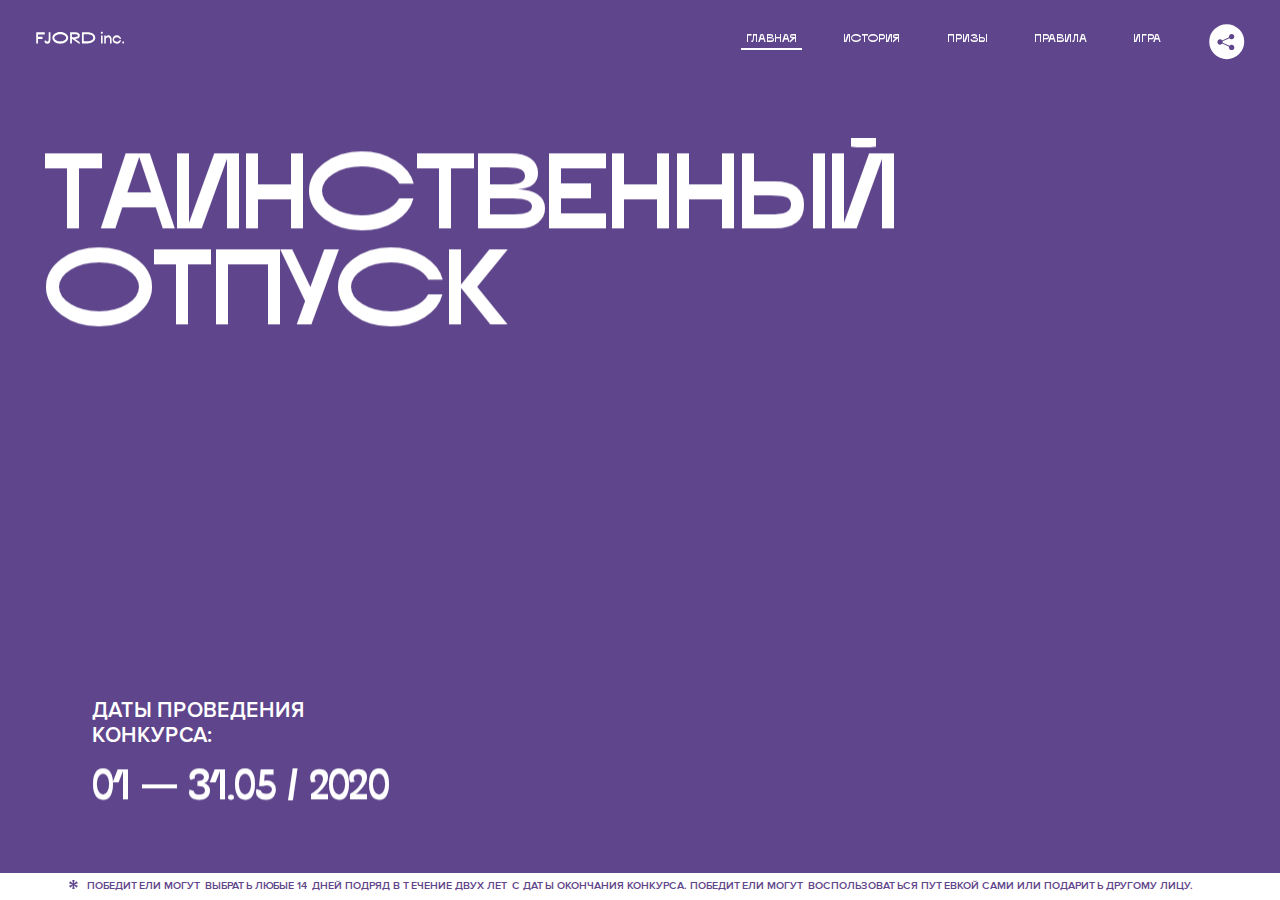
<file: 13/index.html>
<!DOCTYPE html>
<html lang="ru">
<head>
  <meta charset="UTF-8">
  <meta name="description" content="">
  <meta name="viewport" content="width=device-width, initial-scale=1.0">
  <meta http-equiv="X-UA-Compatible" content="ie=edge">
  <title>Mysterious Vacation</title>
  <link rel="stylesheet" href="css/style.min.css">
<link href="css/style.min.css" rel="stylesheet">  <base href="https://htmlacademy-animation.github.io/141154-magic-vacation-1/13/">
</head>
<body>
  <header class="page-header js-header">
    <div class="page-header__wrapper">
      <a href="#" class="page-header__logo" aria-label="Перейти на страницу FJORD.Inc">
        <svg width="100" height="15" viewBox="0 0 100 15" fill="none" xmlns="http://www.w3.org/2000/svg">
          <path d="M0.26 1.4V14H2.276V8.906H7.334V6.44H2.276V3.848H9.872V1.4H0.26ZM12.733 14.36C15.127 14.36 16.243 12.65 16.243 9.5V1.4H14.263V8.96C14.263 11.21 13.723 11.876 12.733 11.876C11.833 11.876 11.473 11.3 11.347 10.58L9.36702 10.94C9.63702 13.046 10.663 14.36 12.733 14.36ZM18.3918 7.7C18.3918 11.372 22.3878 14.36 27.3198 14.36C32.2518 14.36 36.2478 11.372 36.2478 7.7C36.2478 4.028 32.2518 1.04 27.3198 1.04C22.3878 1.04 18.3918 4.028 18.3918 7.7ZM20.6058 7.7C20.6058 5.378 23.6118 3.524 27.3198 3.524C30.9918 3.524 33.9798 5.378 33.9798 7.7C33.9798 10.004 30.9918 11.858 27.3198 11.858C23.6118 11.858 20.6058 10.004 20.6058 7.7ZM40.403 14V8.906H40.799L49.079 14.702V12.38L44.039 8.906H44.201C47.999 8.906 49.277 7.304 49.277 5.162C49.277 3.092 47.999 1.4 44.201 1.4H38.387V14H40.403ZM43.535 3.722C45.785 3.722 47.045 4.136 47.045 5.432C47.045 6.764 45.785 7.034 43.535 7.034H40.403V3.722H43.535ZM51.6936 1.382V14H57.8676C62.7456 14 66.7236 11.534 66.7236 7.7C66.7236 3.848 62.7456 1.382 57.8676 1.382H51.6936ZM53.7096 11.624V3.722H57.5436C61.5396 3.722 64.4916 5.018 64.4916 7.7C64.4916 10.238 61.5396 11.624 57.5436 11.624H53.7096ZM73.1832 14.018H74.9832V5H73.1832V14.018ZM72.9132 1.976C72.9132 2.57 73.3992 3.092 74.0832 3.092C74.7492 3.092 75.2352 2.57 75.2352 1.976C75.2352 1.382 74.7672 0.805999 74.0832 0.805999C73.3812 0.805999 72.9132 1.382 72.9132 1.976ZM76.7867 14H78.5687V9.104C78.7487 8.006 79.5947 6.962 81.0887 6.962C82.1147 6.962 83.2667 7.448 83.2667 9.554V14H85.0487V9.014C85.0487 6.152 83.2307 4.73 81.3587 4.73C79.9187 4.73 79.0727 5.558 78.5687 6.854V5H76.7867V14ZM90.9898 14.27C93.5098 14.27 95.3818 12.506 95.7238 10.328H94.0498C93.7258 11.3 92.6998 12.02 90.9898 12.02C88.8478 12.02 87.7678 10.922 87.7678 9.59C87.7678 8.24 88.8478 6.962 90.9898 6.962C92.7538 6.962 93.7978 7.844 94.0858 8.924H95.7418C95.4358 6.71 93.6178 4.73 90.9898 4.73C88.0918 4.73 86.1298 7.124 86.1298 9.59C86.1298 12.074 88.1278 14.27 90.9898 14.27ZM97.0693 12.938C97.0693 13.658 97.5553 14.144 98.2753 14.144C98.9953 14.144 99.4813 13.658 99.4813 12.938C99.4813 12.2 98.9953 11.714 98.2753 11.714C97.5553 11.714 97.0693 12.2 97.0693 12.938Z" fill="currentColor"></path>
        </svg>
      </a>
      <button class="page-header__toggler js-menu-toggler" type="button" aria-label="Управление мобильным меню"><span>Меню</span></button>
      <nav class="page-header__nav">
        <div class="page-header__menu js-menu" id="menu">
          <ul>
            <li>
              <a class="js-menu-link active" href="#top" data-href="top">главная</a>
            </li>
            <li>
              <a class="js-menu-link" href="#story" data-href="story">история</a>
            </li>
            <li>
              <a class="js-menu-link" href="#prizes" data-href="prizes">призы</a>
            </li>
            <li>
              <a class="js-menu-link" href="#rules" data-href="rules">правила</a>
            </li>
            <li>
              <a class="js-menu-link" href="#game" data-href="game">игра</a>
            </li>
          </ul>
        </div>
        <div class="page-header__social">
          <div class="social-block js-social-block">
            <button class="social-block__toggler" aria-label="Управлять блоком с социальными кнопками">
              <svg width="26" height="22" viewBox="0 0 27 22" fill="none" xmlns="http://www.w3.org/2000/svg">
                <path d="M19.6721 7.43664C21.6273 7.43664 23.213 5.85095 23.213 3.89566C23.213 1.94037 21.6273 0.354675 19.6721 0.354675C17.7168 0.354675 16.1311 1.94037 16.1311 3.89566C16.1311 4.19968 16.1728 4.49178 16.2458 4.77345L7.21751 8.95527C6.57519 8.05214 5.52303 7.46049 4.33078 7.46049C2.37549 7.46049 0.789795 9.04618 0.789795 11.0015C0.789795 12.9568 2.37549 14.5425 4.33078 14.5425C5.52303 14.5425 6.57668 13.9508 7.21751 13.0477L16.2458 17.2295C16.1743 17.5112 16.1311 17.8033 16.1311 18.1073C16.1311 20.0626 17.7168 21.6483 19.6721 21.6483C21.6273 21.6483 23.213 20.0626 23.213 18.1073C23.213 16.152 21.6273 14.5663 19.6721 14.5663C18.4798 14.5663 17.4262 15.158 16.7853 16.0611L7.75701 11.8793C7.82854 11.5976 7.87176 11.3055 7.87176 11.0015C7.87176 10.6974 7.83003 10.4053 7.75701 10.1237L16.7853 5.94186C17.4262 6.84499 18.4783 7.43664 19.6721 7.43664Z" fill="currentColor"></path>
              </svg>
            </button>
            <ul class="social-block__list">
              <li>
                <a class="social-block__link social-block__link--fb" href="#" aria-label="Мы на Facebook">
                  <svg width="8" height="17" viewBox="0 0 8 17" fill="none" xmlns="http://www.w3.org/2000/svg">
                    <path d="M4.24646 16.9899H1.09275L1.05793 8.49828H0V5.30707H1.05793V3.81124C1.05793 1.42084 2.57654 0 5.21735 0H7.41758V3.18585H5.30841C4.28262 3.18585 4.2478 3.48582 4.2478 4.24914V5.30707H7.42964L7.16716 8.49828H4.2478V16.9899H4.24646Z" fill="currentColor"></path>
                  </svg>
                </a>
              </li>
              <li>
                <a class="social-block__link social-block__link--insta" href="#" aria-label="Мы в Instagram">
                  <svg width="15" height="15" viewBox="0 0 15 15" fill="none" xmlns="http://www.w3.org/2000/svg">
                    <path d="M11.0197 0H4.19806C2.14246 0 0.471191 1.66993 0.471191 3.72285V10.5499C0.471191 12.6082 2.14112 14.2727 4.19806 14.2727H11.0197C13.0753 14.2727 14.7466 12.6082 14.7466 10.5499V3.72285C14.7466 1.67127 13.0753 0 11.0197 0ZM11.0197 12.4849H4.19806C3.13076 12.4849 2.26432 11.6158 2.26432 10.5512V3.72419C2.26432 2.65956 3.13076 1.79715 4.19806 1.79715H11.0197C12.087 1.79715 12.9535 2.6609 12.9535 3.72419V10.5512C12.9535 11.6145 12.087 12.4849 11.0197 12.4849Z" fill="currentColor"></path>
                    <path d="M7.60887 3.11084C5.38989 3.11084 3.58203 4.9187 3.58203 7.14036C3.58203 9.35532 5.38989 11.1645 7.60887 11.1645C9.83053 11.1645 11.6357 9.35666 11.6357 7.14036C11.6357 4.9187 9.83053 3.11084 7.60887 3.11084ZM7.60887 9.36871C6.37551 9.36871 5.37784 8.37372 5.37784 7.14036C5.37784 5.90699 6.37551 4.90665 7.60887 4.90665C8.83822 4.90665 9.84259 5.90833 9.84259 7.14036C9.84392 8.37238 8.83822 9.36871 7.60887 9.36871Z" fill="currentColor"></path>
                    <path d="M11.3573 2.35962C10.8256 2.35962 10.3931 2.79752 10.3931 3.32381C10.3931 3.85546 10.8256 4.29336 11.3573 4.29336C11.8862 4.29336 12.3215 3.85546 12.3215 3.32381C12.3215 2.79752 11.8862 2.35962 11.3573 2.35962Z" fill="currentColor"></path>
                  </svg>
                </a>
              </li>
              <li>
                <a class="social-block__link social-block__link--vk" href="#" aria-label="Мы ВКонтакте">
                  <svg width="17" height="10" viewBox="0 0 17 10" fill="none" xmlns="http://www.w3.org/2000/svg">
                    <path d="M14.1234 4.9002C14.1234 4.9002 16.3623 1.72708 16.5866 0.680242C16.6595 0.312285 16.4947 0.103188 16.1069 0.103188C16.1069 0.103188 14.8193 0.103188 14.168 0.103188C13.7235 0.103188 13.5587 0.293278 13.4235 0.579768C13.4235 0.579768 12.3724 2.82553 11.0969 4.24712C10.6861 4.70333 10.4781 4.84318 10.2511 4.84318C10.0646 4.84318 9.98625 4.6911 9.98625 4.27834V0.649016C9.98625 0.147997 9.92545 0.00135496 9.5066 0.00135496H6.39628C6.15578 0.00135496 6.0085 0.134417 6.0085 0.324506C6.0085 0.801084 6.73406 0.908351 6.73406 2.20231V4.87305C6.73406 5.40529 6.70569 5.61575 6.45303 5.61575C5.78016 5.61575 4.19528 3.30618 3.30623 0.678887C3.12923 0.145282 2.93737 0 2.43475 0H0.486409C0.205373 0 0 0.190085 0 0.476576C0 0.991172 0.60666 3.40801 2.99277 6.64358C4.59927 8.8201 6.70569 10 8.60269 10C9.76196 10 10.0416 9.80312 10.0416 9.31432V7.63883C10.0416 7.22607 10.2065 7.04956 10.4429 7.04956C10.7078 7.04956 11.1847 7.13238 12.2805 8.22268C13.5843 9.47862 13.6762 10 14.3896 10H16.5676C16.7919 10 17 9.89273 17 9.52342C17 9.02919 16.3623 8.15343 15.384 7.10659C14.9801 6.56755 14.3302 5.98914 14.1248 5.72301C13.8275 5.40801 13.9154 5.23014 14.1234 4.9002Z" fill="currentColor"></path>
                  </svg>
                </a>
              </li>
            </ul>
          </div>
        </div>
      </nav>
    </div>
  </header>

  <main class="page-content">

    <section class="bg_overlap"></section>
    <section class="animation-screen"></section>

    <section class="screen screen--hidden screen--intro js-scrollspy" id="top">
      <div class="screen__wrapper">
        <div class="intro">
          <h1 class="intro__title">Таинственный отпуск</h1>
          <div class="intro__content">
            <div class="intro__info">
              <p class="intro__label">Даты проведения конкурса:</p>
              <p class="intro__date">01 — 31.05 / 2020</p>
            </div>
            <div class="intro__message">
              <p>
                Отгадай первым место назначения и&nbsp;отправься в&nbsp;путешествие в&nbsp;любое время или получи один из многочисленных призов
                <svg width="16" height="16" viewBox="0 0 10 10" fill="none" xmlns="http://www.w3.org/2000/svg">
                  <path d="M0 6.35337L3.90271 4.99012L0 3.64663L1.34615 1.32374L4.44287 4.01073L3.67364 0H6.34615L5.57692 4.01073L8.65385 1.32374L10 3.64663L6.13405 4.99012L10 6.35337L8.65385 8.65651L5.57692 5.98927L6.34615 10H3.67364L4.44287 5.96952L1.34615 8.65651L0 6.35337Z" fill="currentColor"></path>
                </svg>
              </p>
            </div>
          </div>
        </div>
      </div>
      <div class="screen__footer js-footer">
        <button class="screen__footer-enlarge js-footer-toggler" type="button" aria-label="Показать сообщение">
          <svg width="10" height="10" viewBox="0 0 10 10" fill="none" xmlns="http://www.w3.org/2000/svg">
            <path d="M0 6.35337L3.90271 4.99012L0 3.64663L1.34615 1.32374L4.44287 4.01073L3.67364 0H6.34615L5.57692 4.01073L8.65385 1.32374L10 3.64663L6.13405 4.99012L10 6.35337L8.65385 8.65651L5.57692 5.98927L6.34615 10H3.67364L4.44287 5.96952L1.34615 8.65651L0 6.35337Z" fill="currentColor"></path>
          </svg>
        </button>
        <button class="screen__footer-collapse js-footer-toggler" type="button" aria-label="Скрыть сообщение">
          <svg width="13" height="13" viewBox="0 0 13 13" fill="none" xmlns="http://www.w3.org/2000/svg">
            <line x1="12.3536" y1="0.353553" x2="0.738349" y2="11.9688" stroke="currentColor"></line>
            <line x1="0.738319" y1="0.539925" x2="12.3535" y2="12.1551" stroke="currentColor"></line>
          </svg>
        </button>
        <div class="screen__footer-wrapper">
          <div class="screen__footer-announce">
            <p class="screen__footer-label">Даты проведения конкурса:</p>
            <p class="screen__footer-date">01 — 31.05 / 2020</p>
          </div>
          <div class="screen__footer-note">
            <p>
              <svg width="10" height="10" viewBox="0 0 10 10" fill="none" xmlns="http://www.w3.org/2000/svg">
                <path d="M0 6.35337L3.90271 4.99012L0 3.64663L1.34615 1.32374L4.44287 4.01073L3.67364 0H6.34615L5.57692 4.01073L8.65385 1.32374L10 3.64663L6.13405 4.99012L10 6.35337L8.65385 8.65651L5.57692 5.98927L6.34615 10H3.67364L4.44287 5.96952L1.34615 8.65651L0 6.35337Z" fill="currentColor"></path>
              </svg>
              <span>Победители могут выбрать любые 14 дней подряд в&nbsp;течение двух лет с&nbsp;даты окончания конкурса. Победители могут воспользоваться путевкой сами или подарить другому лицу.</span>
            </p>
          </div>
        </div>
      </div>
    </section>

    <section class="screen screen--hidden screen--story js-scrollspy" id="story">

      <div class="slider swiper-container js-slider">

        <div class="swiper-wrapper">

          <div class="slider__item swiper-slide slider__item--show">
            <h2 class="slider__item-title">История</h2>
            <p class="slider__item-text">Джеймс Таргет был основателем компании &laquo;Fjord Inc.&raquo;. С&nbsp;1965 года &laquo;Fjord Inc.&raquo; прославилась надёжными и&nbsp;удобными чемоданами и&nbsp;аксессуарами для туристов.</p>
          </div>

          <div class="slider__item swiper-slide slider__item--show">
            <p class="slider__item-text">Когда Джеймсу было 7&nbsp;лет, в&nbsp;их&nbsp;доме гостил дядюшка и&nbsp;развлекал детей рассказами о&nbsp;своей поездке в&nbsp;место, показавшееся малышу Таргету невероятным. Тогда Джеймс решил, что однажды посетит его, но&nbsp;не&nbsp;будет рассказывать о&nbsp;мечте, пока не&nbsp;осуществит.</p>
          </div>

          <div class="slider__item swiper-slide slider__item--show">
            <p class="slider__item-text">Джеймс Таргет стал увлеченным путешественником. Он&nbsp;посетил 5&nbsp;континентов, 126&nbsp;стран.</p>
          </div>

          <div class="slider__item swiper-slide slider__item--show">
            <p class="slider__item-text">Он&nbsp;сплавлялся по&nbsp;Амазонке и&nbsp;погружался в&nbsp;пещеры Франции, медитировал в&nbsp;горах Тибета и&nbsp;пожимал руку вождя племени Акугауа.</p>
          </div>

          <div class="slider__item swiper-slide slider__item--show">
            <p class="slider__item-text">Из&nbsp;своих поездок Джеймс Таргет привозил идеи, как сделать свои чемоданы &laquo;Fjord Inc.&raquo; удобными и&nbsp;приспособленными к&nbsp;разным дорожным условиям.</p>
          </div>

          <div class="slider__item swiper-slide slider__item--show">
            <p class="slider__item-text">Всё это время Джеймс не&nbsp;оставлял идею поездки своей мечты. Однако, как только он&nbsp;брался за&nbsp;планирование, возникали препятствия, не&nbsp;позволяющие отправиться туда.</p>
          </div>

          <div class="slider__item swiper-slide slider__item--show">
            <p class="slider__item-text">В&nbsp;возрасте 67&nbsp;лет Джеймс Таргет попал под лавину и&nbsp;погиб. В&nbsp;своём завещании он&nbsp;поручил отправить в&nbsp;заветное путешествие трёх смельчаков, единых с&nbsp;ним духом.</p>
          </div>

          <div class="slider__item swiper-slide slider__item--show">
            <p class="slider__item-text">Тех, кто сможет узнать таинственное место, задавая вопросы специально обученному ИИ&nbsp;&laquo;Соне&raquo;, ждет фантастическое путешествие.</p>
          </div>
        </div>
        <div class="slider__controls">
          <button class="slider__control slider__control--prev js-control-prev" type="button" aria-label="Показать предыдущую историю">
            <svg width="12" height="22" viewBox="0 0 12 22" fill="none" xmlns="http://www.w3.org/2000/svg">
              <path d="M11 1L1 11L11 21" stroke="currentColor" stroke-width="2" stroke-linejoin="round"></path>
            </svg>
          </button>
          <button class="slider__control slider__control--next js-control-next" type="button" aria-label="Показать следующую историю">
            <svg width="12" height="22" viewBox="0 0 12 22" fill="none" xmlns="http://www.w3.org/2000/svg">
              <path d="M1 1L11 11L1 21" stroke="currentColor" stroke-width="2" stroke-linejoin="round"></path>
            </svg>
          </button>
        </div>
        <div class="slider__pagination swiper-pagination"></div>
      </div>
    </section>

    <section class="screen screen--hidden screen--prizes js-scrollspy" id="prizes">
      <div class="screen__wrapper">
        <div class="prizes">
          <h2 class="prizes__title">ПРизы</h2>
          <div class="prizes__lead">
            <p>Найди ответ и&nbsp;получи один из&nbsp;призов:</p>
          </div>
          <ul class="prizes__list">
            <li class="prizes__item prizes__item--journeys">
              <div class="prizes__icon">
                <picture>
                  <source srcset="img/prize1-mob.svg" media="(orientation: portrait)">
                  <img alt="">
                </picture>
              </div>
              <p class="prizes__desc">
                <b>3</b>
                <span>загадочных путешествия</span>
              </p>
            </li>
            <li class="prizes__item prizes__item--cases">
              <div class="prizes__icon">
                <picture>
                  <source srcset="img/prize2-mob.svg" media="(orientation: portrait)">
                  <img alt="">
                </picture>
              </div>
              <p class="prizes__desc">
                <b>7</b>
                <span>надежных чемоданов</span>
              </p>
            </li>
            <li class="prizes__item prizes__item--codes">
              <div class="prizes__icon">
                <picture>
                  <source srcset="img/prize3-mob.svg" media="(orientation: portrait)">
                  <img alt="">
                </picture>
              </div>
              <p class="prizes__desc">
                <b>900</b>
                <span>
                  промокодов на&nbsp;скидку 15%
                  <svg width="10" height="10" viewBox="0 0 10 10" fill="none" xmlns="http://www.w3.org/2000/svg">
                    <path d="M0 6.35337L3.90271 4.99012L0 3.64663L1.34615 1.32374L4.44287 4.01073L3.67364 0H6.34615L5.57692 4.01073L8.65385 1.32374L10 3.64663L6.13405 4.99012L10 6.35337L8.65385 8.65651L5.57692 5.98927L6.34615 10H3.67364L4.44287 5.96952L1.34615 8.65651L0 6.35337Z" fill="currentColor"></path>
                  </svg>
                </span>
              </p>
            </li>
          </ul>
        </div>
      </div>
      <div class="screen__footer js-footer">
        <button class="screen__footer-enlarge js-footer-toggler" type="button" aria-label="Показать сообщение">
          <svg width="10" height="10" viewBox="0 0 10 10" fill="none" xmlns="http://www.w3.org/2000/svg">
            <path d="M0 6.35337L3.90271 4.99012L0 3.64663L1.34615 1.32374L4.44287 4.01073L3.67364 0H6.34615L5.57692 4.01073L8.65385 1.32374L10 3.64663L6.13405 4.99012L10 6.35337L8.65385 8.65651L5.57692 5.98927L6.34615 10H3.67364L4.44287 5.96952L1.34615 8.65651L0 6.35337Z" fill="currentColor"></path>
          </svg>
        </button>
        <button class="screen__footer-collapse js-footer-toggler" type="button" aria-label="Скрыть сообщение">
          <svg width="13" height="13" viewBox="0 0 13 13" fill="none" xmlns="http://www.w3.org/2000/svg">
            <line x1="12.3536" y1="0.353553" x2="0.738349" y2="11.9688" stroke="currentColor"></line>
            <line x1="0.738319" y1="0.539925" x2="12.3535" y2="12.1551" stroke="currentColor"></line>
          </svg>
        </button>
        <div class="screen__footer-wrapper">
          <div class="screen__footer-announce">
            <p class="screen__footer-label">Даты проведения конкурса:</p>
            <p class="screen__footer-date">01 — 31.05 / 2020</p>
          </div>
          <div class="screen__footer-note">
            <p>
              <svg width="10" height="10" viewBox="0 0 10 10" fill="none" xmlns="http://www.w3.org/2000/svg">
                <path d="M0 6.35337L3.90271 4.99012L0 3.64663L1.34615 1.32374L4.44287 4.01073L3.67364 0H6.34615L5.57692 4.01073L8.65385 1.32374L10 3.64663L6.13405 4.99012L10 6.35337L8.65385 8.65651L5.57692 5.98927L6.34615 10H3.67364L4.44287 5.96952L1.34615 8.65651L0 6.35337Z" fill="currentColor"></path>
              </svg>
              <span>Скидка&nbsp;15% на&nbsp;единоразовое приобретение путёвки с&nbsp;1&nbsp;июня 2020 по&nbsp;31&nbsp;мая 2022&nbsp;года. Суммируется с&nbsp;другими акциями</span>
            </p>
          </div>
        </div>
      </div>
    </section>

    <section class="screen screen--hidden screen--rules js-scrollspy" id="rules">
      <div class="screen__wrapper">
        <div class="rules">
          <h2 class="rules__title">Правила</h2>
          <div class="rules__lead">
            <p>Для того чтобы получить наследство Джеймса Таргета, тебе нужно выведать у&nbsp;&laquo;Сони&raquo;, куда предстоит отправиться тебе в&nbsp;случае победы</p>
          </div>
          <ol class="rules__list">
            <li class="rules__item">
              <p>Тебе отводится <br>5&nbsp;минут</p>
            </li>
            <li class="rules__item">
              <p>Задавай любые вопросы в&nbsp;текстовом поле</p>
            </li>
            <li class="rules__item">
              <p>Нажимай кнопку &laquo;Узнать&raquo;, чтобы получить ответ</p>
            </li>
            <li class="rules__item">
              <p>&laquo;Соня&raquo; может отвечать только&nbsp;Да или Нет</p>
            </li>
          </ol>
          <a href="#game" class="rules__link btn"><span>Погнали!</span></a>
        </div>
      </div>
      <div class="screen__disclaimer">
        <div class="disclaimer">
          <ul>
            <li>
              <a href="#">Правовая информация</a>
            </li>
            <li>
              <a href="#">Подробные правила</a>
            </li>
          </ul>
        </div>
      </div>
    </section>

    <section class="screen screen--hidden screen--game js-scrollspy" id="game">
      <div class="screen__wrapper">
        <div class="game">
          <div class="game__header">
            <h2 class="game__title">Игра</h2>
            <div class="game__counter">
              <span>05</span>:<span>00</span>
            </div>
          </div>
          <div class="game__body">
            <div class="chat">
              <div class="chat__body js-chat">
                <ul class="chat__list" id="messages"></ul>
              </div>
              <div class="chat__footer">
                <form action="#" method="post" class="form" id="message-form">
                  <div class="input-wrapper">
                    <label for="message-field" class="visually-hidden">Поле для ввода вопроса</label>
                    <input type="text" class="form__field" id="message-field">
                  </div>
                  <button class="form__button btn">
                    Узнать
                    <svg width="18" height="19" viewBox="0 0 18 19" fill="none" xmlns="http://www.w3.org/2000/svg">
                      <path stroke="currentColor" stroke-width="2" d="M9 19V1"></path>
                      <path d="M1 9l8-8 8 8" stroke="currentColor" stroke-width="2" stroke-linejoin="round"></path>
                    </svg>
                  </button>
                </form>
              </div>
            </div>
          </div>
          <!-- временные кнопки для показа результата -->
          <div class="game__buttons">
            <button class="game__button btn js-show-result" type="button" data-target="result">Положительный результат</button>
            <button class="game__button btn js-show-result" type="button" data-target="result2">Положительный результат - 2</button>
            <button class="game__button btn js-show-result" type="button" data-target="result3">Отрицательный результат</button>
          </div>
        </div>
      </div>
    </section>

    <section class="screen screen--hidden screen--result" id="result">
      <div class="screen__wrapper">
        <div class="result result--trip">
          <div class="result__image">
            <canvas id="result1-bg"></canvas>
            <!-- <picture>
              <source srcset="img/result1-mob.png 1x, img/result1-mob@2x.png 2x" media="(max-width: 768px) and (orientation: portrait)">
              <img src="img/result1.png" srcset="img/result1@2x.png 2x" alt="">
            </picture> -->
          </div>
          <h2 class="result__title">
            <span class="visually-hidden">Победа!</span>
            <svg xmlns="http://www.w3.org/2000/svg" viewBox="0 0 568.85 109.24">
              <g>
                <animate id="titleResultOpacity" attributeType="CSS" attributeName="opacity" values="0; 1" dur="0.3s" fill="freeze" begin="indefinite"></animate>

                <animateTransform attributeName="transform" type="scale" values="1; 0.95" keyTimes="0; 1" keySplines="0 0 0.5 1" calcMode="spline" dur="0.7s" additive="sum" fill="freeze" begin="titleResultOpacity.begin"></animateTransform>

                <animateTransform attributeName="transform" type="translate" values="0 -5; 15 0" keyTimes="0; 1" keySplines="0 0 0.5 1" calcMode="spline" dur="0.7s" additive="sum" fill="freeze" begin="titleResultOpacity.begin"></animateTransform>

                <path d="M16,24.44V92H2.6V8H75V92H61.52V24.44H16Z" transform="translate(-2.1 -1.5)" fill="none" stroke="currentColor" stroke-dasharray="447.9" stroke-dashoffset="447.9">
                  <animate attributeName="stroke-dasharray" from="0 224" to="224 0" dur="0.5s" calcMode="paced" begin="titleResultOpacity.begin" fill="freeze"></animate>
                </path>

                <path d="M148.76,5.6c32.88,0,59.52,19.92,59.52,44.4s-26.64,44.4-59.52,44.4S89.24,74.48,89.24,50,115.88,5.6,148.76,5.6Zm0,72.12c24.48,0,44.4-12.36,44.4-27.72s-19.92-27.84-44.4-27.84C124,22.16,104,34.52,104,50S124,77.72,148.76,77.72Z" transform="translate(-2.1 -1.5)" fill="none" stroke="currentColor" stroke-dasharray="558.7" stroke-dashoffset="558.7">
                  <animate attributeName="stroke-dasharray" from="0 558.7" to="558.7 0" dur="0.5s" calcMode="paced" begin="titleResultOpacity.begin" fill="freeze"></animate>
                </path>
                
                <path d="M287.36,8V24.44H236v14.4h25.32c25.44,0,34,11.16,34,26.52,0,15.6-8.52,26.64-34,26.64H222.56V8h64.8ZM256.88,76.52c15.12,0,23.52-2,23.52-11.52S272,54.44,256.88,54.44H236V76.52h20.88Z" transform="translate(-2.1 -1.5)" fill="none" stroke="currentColor" stroke-dasharray="516.4" stroke-dashoffset="516.4">
                  <animate attributeName="stroke-dasharray" from="0 258.2" to="258.2 0" dur="0.5s" calcMode="paced" begin="titleResultOpacity.begin" fill="freeze"></animate>
                </path>
                
                <path d="M371.47,8V24.44H320.84V41.6h33.6V58h-33.6V75.56h50.64V92H307.4V8h64.08Z" transform="translate(-2.1 -1.5)" fill="none" stroke="currentColor" stroke-dasharray="464.6" stroke-dashoffset="464.6">
                  <animate attributeName="stroke-dasharray" from="0 232.3" to="232.3 0" dur="0.5s" calcMode="paced" begin="titleResultOpacity.begin" fill="freeze"></animate>
                </path>
                
                <path d="M382.39,110.24V75.56h7.44c4.56-4.68,7.8-18.36,8.76-56L399,8h48.6V75.56h10v34.68H442.87V92H397v18.24H382.39Zm51.72-34.68V24.44H411.55v3.12c-0.48,22.44-3.24,37.68-7.2,48h29.76Z" transform="translate(-2.1 -1.5)" fill="none" stroke="currentColor" stroke-dasharray="538.9" stroke-dashoffset="538.9">
                  <animate attributeName="stroke-dasharray" from="0 269.5" to="269.5 0" dur="0.5s" calcMode="paced" begin="titleResultOpacity.begin" fill="freeze"></animate>
                </path>
                
                <path d="M463.75,92l28-84h27.12l28.08,84H533.47l-7.8-23.52h-37.8L480.07,92H463.75Zm56.64-40L507,11.84,493.51,52h26.88Z" transform="translate(-2.1 -1.5)" fill="none" stroke="currentColor" stroke-dasharray="433" stroke-dashoffset="433">
                  <animate attributeName="stroke-dasharray" from="0 216.5" to="216.5 0" dur="0.5s" calcMode="paced" begin="titleResultOpacity.begin" fill="freeze"></animate>
                </path>
                
                <path d="M554.12,70.4L555.55,2H569l1.44,68.4H554.12Zm8.28,6.36c4.8,0,8,3.24,8,8.16a8,8,0,1,1-16.08,0C554.35,80,557.59,76.76,562.39,76.76Z" transform="translate(-2.1 -1.5)" fill="none" stroke="currentColor" stroke-dasharray="217.7" stroke-dashoffset="217.7">
                  <animate attributeName="stroke-dasharray" from="0 108.9" to="108.9 0" dur="0.5s" calcMode="paced" begin="titleResultOpacity.begin" fill="freeze"></animate>
                </path>
              </g>
            </svg>
          </h2>
          <div class="result__text">
            <p>ты&nbsp;отправляешься в&nbsp;Арктику!</p>
          </div>
          <div class="result__form">
            <form action="#" method="post" class="form form--result">
              <label for="email-field" class="form__label">зарегистрируй результат</label>
              <input type="email" class="form__field" id="email-field" placeholder="e-mail для регистации результата и получения приза" required="">
              <button class="form__button btn">
                отправить
                <svg width="18" height="19" viewBox="0 0 18 19" fill="none" xmlns="http://www.w3.org/2000/svg">
                  <path stroke="currentColor" stroke-width="2" d="M9 19V1"></path>
                  <path d="M1 9l8-8 8 8" stroke="currentColor" stroke-width="2" stroke-linejoin="round"></path>
                </svg>
              </button>
            </form>
          </div>
        </div>
      </div>
    </section>

    <section class="screen screen--hidden screen--result" id="result2">
      <div class="screen__wrapper">
        <div class="result result--prize">
          <div class="result__image">
            <canvas id="result2-bg"></canvas>
            <!-- <picture>
              <source srcset="img/result2-mob.png 1x, img/result2-mob@2x.png 2x" media="(max-width: 768px) and (orientation: portrait)">
              <img src="img/result2.png" srcset="img/result2@2x.png 2x" alt="">
            </picture> -->
          </div>
          <h2 class="result__title">
            <span class="visually-hidden">Победа!</span>
            <svg xmlns="http://www.w3.org/2000/svg" viewBox="0 0 568.85 109.24">
              <g>
                <animate id="titleResult2Opacity" attributeType="CSS" attributeName="opacity" values="0; 1" dur="0.3s" fill="freeze" begin="indefinite"></animate>

                <animateTransform attributeName="transform" type="scale" values="1; 0.95" keyTimes="0; 1" keySplines="0 0 0.5 1" calcMode="spline" dur="0.7s" additive="sum" fill="freeze" begin="titleResult2Opacity.begin"></animateTransform>

                <animateTransform attributeName="transform" type="translate" values="0 -5; 15 0" keyTimes="0; 1" keySplines="0 0 0.5 1" calcMode="spline" dur="0.7s" additive="sum" fill="freeze" begin="titleResult2Opacity.begin"></animateTransform>

                <path d="M16,24.44V92H2.6V8H75V92H61.52V24.44H16Z" transform="translate(-2.1 -1.5)" fill="none" stroke="currentColor" stroke-dasharray="447.9" stroke-dashoffset="447.9">
                  <animate attributeName="stroke-dasharray" from="0 224" to="224 0" dur="0.5s" calcMode="paced" begin="titleResult2Opacity.begin" fill="freeze"></animate>
                </path>

                <path d="M148.76,5.6c32.88,0,59.52,19.92,59.52,44.4s-26.64,44.4-59.52,44.4S89.24,74.48,89.24,50,115.88,5.6,148.76,5.6Zm0,72.12c24.48,0,44.4-12.36,44.4-27.72s-19.92-27.84-44.4-27.84C124,22.16,104,34.52,104,50S124,77.72,148.76,77.72Z" transform="translate(-2.1 -1.5)" fill="none" stroke="currentColor" stroke-dasharray="558.7" stroke-dashoffset="558.7">
                  <animate attributeName="stroke-dasharray" from="0 558.7" to="558.7 0" dur="0.5s" calcMode="paced" begin="titleResult2Opacity.begin" fill="freeze"></animate>
                </path>
                
                <path d="M287.36,8V24.44H236v14.4h25.32c25.44,0,34,11.16,34,26.52,0,15.6-8.52,26.64-34,26.64H222.56V8h64.8ZM256.88,76.52c15.12,0,23.52-2,23.52-11.52S272,54.44,256.88,54.44H236V76.52h20.88Z" transform="translate(-2.1 -1.5)" fill="none" stroke="currentColor" stroke-dasharray="516.4" stroke-dashoffset="516.4">
                  <animate attributeName="stroke-dasharray" from="0 258.2" to="258.2 0" dur="0.5s" calcMode="paced" begin="titleResult2Opacity.begin" fill="freeze"></animate>
                </path>
                
                <path d="M371.47,8V24.44H320.84V41.6h33.6V58h-33.6V75.56h50.64V92H307.4V8h64.08Z" transform="translate(-2.1 -1.5)" fill="none" stroke="currentColor" stroke-dasharray="464.6" stroke-dashoffset="464.6">
                  <animate attributeName="stroke-dasharray" from="0 232.3" to="232.3 0" dur="0.5s" calcMode="paced" begin="titleResult2Opacity.begin" fill="freeze"></animate>
                </path>
                
                <path d="M382.39,110.24V75.56h7.44c4.56-4.68,7.8-18.36,8.76-56L399,8h48.6V75.56h10v34.68H442.87V92H397v18.24H382.39Zm51.72-34.68V24.44H411.55v3.12c-0.48,22.44-3.24,37.68-7.2,48h29.76Z" transform="translate(-2.1 -1.5)" fill="none" stroke="currentColor" stroke-dasharray="538.9" stroke-dashoffset="538.9">
                  <animate attributeName="stroke-dasharray" from="0 269.5" to="269.5 0" dur="0.5s" calcMode="paced" begin="titleResult2Opacity.begin" fill="freeze"></animate>
                </path>
                
                <path d="M463.75,92l28-84h27.12l28.08,84H533.47l-7.8-23.52h-37.8L480.07,92H463.75Zm56.64-40L507,11.84,493.51,52h26.88Z" transform="translate(-2.1 -1.5)" fill="none" stroke="currentColor" stroke-dasharray="433" stroke-dashoffset="433">
                  <animate attributeName="stroke-dasharray" from="0 216.5" to="216.5 0" dur="0.5s" calcMode="paced" begin="titleResult2Opacity.begin" fill="freeze"></animate>
                </path>
                
                <path d="M554.12,70.4L555.55,2H569l1.44,68.4H554.12Zm8.28,6.36c4.8,0,8,3.24,8,8.16a8,8,0,1,1-16.08,0C554.35,80,557.59,76.76,562.39,76.76Z" transform="translate(-2.1 -1.5)" fill="none" stroke="currentColor" stroke-dasharray="217.7" stroke-dashoffset="217.7">
                  <animate attributeName="stroke-dasharray" from="0 108.9" to="108.9 0" dur="0.5s" calcMode="paced" begin="titleResult2Opacity.begin" fill="freeze"></animate>
                </path>
              </g>
            </svg>
          </h2>
          <div class="result__text">
            <p>чемодан &laquo;Fjord&nbsp;Inc.&raquo;&nbsp;твой</p>
          </div>
          <div class="result__form">
            <form action="#" method="post" class="form form--result">
              <label for="email-field2" class="form__label">зарегистрируй результат</label>
              <input type="email" class="form__field" id="email-field2" placeholder="e-mail для регистации результата и получения приза" required="">
              <button class="form__button btn">
                отправить
                <svg width="18" height="19" viewBox="0 0 18 19" fill="none" xmlns="http://www.w3.org/2000/svg">
                  <path stroke="currentColor" stroke-width="2" d="M9 19V1"></path>
                  <path d="M1 9l8-8 8 8" stroke="currentColor" stroke-width="2" stroke-linejoin="round"></path>
                </svg>
              </button>
            </form>
          </div>
        </div>
      </div>
    </section>

    <section class="screen screen--hidden screen--result" id="result3">
      <div class="screen__wrapper">
        <div class="result result--negative">
          <div class="result__image">
            <canvas id="result3-bg"></canvas>
            <!-- <picture>
              <source srcset="img/result3-mob.png 1x, img/result3-mob@2x.png 2x" media="(max-width: 768px) and (orientation: portrait)">
              <img src="img/result3.png" srcset="img/result3@2x.png 2x" alt="">
            </picture> -->
          </div>
          <h2 class="result__title">
            <span class="visually-hidden">Не угадал!</span>
            <svg xmlns="http://www.w3.org/2000/svg" viewBox="0 -50 660.77 160">
              <g>
                <path d="M2.66,92V8H16.1V42.2H53.3V8H66.74V92H53.3V58.64H16.1V92H2.66Z" transform="translate(-2.16 -1.5)" fill="none" opacity="0" stroke="currentColor" stroke-dasharray="431.3" stroke-dashoffset="431.3">
                  <animate id="titleResult3Opacity" attributeType="CSS" attributeName="opacity" values="0; 1" dur="0.3s" fill="freeze" begin="indefinite"></animate>

                  <animate attributeName="stroke-dasharray" from="0 215.7" to="215.7 0" dur="0.5s" calcMode="paced" begin="titleResult3Opacity.begin" fill="freeze"></animate>

                  <animateTransform attributeName="transform" type="translate" values="0 -50; 0 10; 0 -10; 0 3; 0 -3; 0 0" keyTimes="0; 0.6; 0.7; 0.8; 0.9; 1" keySplines="0.5 0 1 0.5; 0 0.5 0.5 1; 0.5 0 1 0.5; 0 0.5 0.5 1; 0.5 0 1 0.5" calcMode="spline" dur="0.8s" additive="sum" begin="titleResult3Opacity.begin" fill="freeze"></animateTransform>
                </path>
                <path d="M147.62,8V24.44H97V41.6h33.6V58H97V75.56h50.64V92H83.54V8h64.08Z" transform="translate(-2.16 -1.5)" fill="none" opacity="0" stroke="currentColor" stroke-dasharray="464.6" stroke-dashoffset="464.6">
                  <animate attributeType="CSS" attributeName="opacity" values="0; 1" dur="0.3s" begin="titleResult3Opacity.begin + 0.1s" fill="freeze"></animate>

                  <animate attributeName="stroke-dasharray" from="0 232.3" to="232.3 0" dur="0.5s" calcMode="paced" begin="titleResult3Opacity.begin + 0.1s" fill="freeze"></animate>

                  <animateTransform attributeName="transform" type="translate" values="0 -50; 0 10; 0 -10; 0 3; 0 -3; 0 0" keyTimes="0; 0.6; 0.7; 0.8; 0.9; 1" keySplines="0.5 0 1 0.5; 0 0.5 0.5 1; 0.5 0 1 0.5; 0 0.5 0.5 1; 0.5 0 1 0.5" calcMode="spline" dur="0.8s" additive="sum" begin="titleResult3Opacity.begin + 0.1s" fill="freeze"></animateTransform>
                </path>
                <path d="M199.22,8l20.52,42.36L235.34,8h16.44l-31,84H204.38l9.48-25.92L185.78,8h13.44Z" transform="translate(-2.16 -1.5)" fill="none" opacity="0" stroke="currentColor" stroke-dasharray="320.1" stroke-dashoffset="320.1">
                  <animate attributeType="CSS" attributeName="opacity" values="0; 1" dur="0.3s" begin="titleResult3Opacity.begin + 0.2s" fill="freeze"></animate>

                  <animate attributeName="stroke-dasharray" from="0 160" to="160 0" dur="0.5s" calcMode="paced" begin="titleResult3Opacity.begin + 0.2s" fill="freeze"></animate>

                  <animateTransform attributeName="transform" type="translate" values="0 -50; 0 10; 0 -10; 0 3; 0 -3; 0 0" keyTimes="0; 0.6; 0.7; 0.8; 0.9; 1" keySplines="0.5 0 1 0.5; 0 0.5 0.5 1; 0.5 0 1 0.5; 0 0.5 0.5 1; 0.5 0 1 0.5" calcMode="spline" dur="0.8s" additive="sum" begin="titleResult3Opacity.begin + 0.2s" fill="freeze"></animateTransform>
                </path>
                <path d="M273.74,24.44V92H260.3V8h50.16V24.44H273.74Z" transform="translate(-2.16 -1.5)" fill="none" opacity="0" stroke="currentColor" stroke-dasharray="268.3" stroke-dashoffset="268.3">
                  <animate attributeType="CSS" attributeName="opacity" values="0; 1" dur="0.3s" begin="titleResult3Opacity.begin + 0.3s" fill="freeze"></animate>

                  <animate attributeName="stroke-dasharray" from="0 134.1" to="134.1 0" dur="0.5s" calcMode="paced" begin="titleResult3Opacity.begin + 0.3s" fill="freeze"></animate>

                  <animateTransform attributeName="transform" type="translate" values="0 -50; 0 10; 0 -10; 0 3; 0 -3; 0 0" keyTimes="0; 0.6; 0.7; 0.8; 0.9; 1" keySplines="0.5 0 1 0.5; 0 0.5 0.5 1; 0.5 0 1 0.5; 0 0.5 0.5 1; 0.5 0 1 0.5" calcMode="spline" dur="0.8s" additive="sum" begin="titleResult3Opacity.begin + 0.3s" fill="freeze"></animateTransform>
                </path>
                <path d="M307.1,92l28-84h27.12l28.08,84H376.82L369,68.48h-37.8L323.42,92H307.1Zm56.64-40L350.3,11.84,336.86,52h26.88Z" transform="translate(-2.16 -1.5)" fill="none" opacity="0" stroke="currentColor" stroke-dasharray="433" stroke-dashoffset="433">
                  <animate attributeType="CSS" attributeName="opacity" values="0; 1" dur="0.3s" begin="titleResult3Opacity.begin + 0.4s" fill="freeze"></animate>

                  <animate attributeName="stroke-dasharray" from="0 216.5" to="216.5 0" dur="0.5s" calcMode="paced" begin="titleResult3Opacity.begin + 0.4s" fill="freeze"></animate>

                  <animateTransform attributeName="transform" type="translate" values="0 -50; 0 10; 0 -10; 0 3; 0 -3; 0 0" keyTimes="0; 0.6; 0.7; 0.8; 0.9; 1" keySplines="0.5 0 1 0.5; 0 0.5 0.5 1; 0.5 0 1 0.5; 0 0.5 0.5 1; 0.5 0 1 0.5" calcMode="spline" dur="0.8s" additive="sum" begin="titleResult3Opacity.begin + 0.4s" fill="freeze"></animateTransform>
                </path>
                <path d="M396.38,110.24V75.56h7.44c4.56-4.68,7.8-18.36,8.76-56L412.94,8h48.6V75.56h10v34.68H456.86V92H411v18.24H396.38ZM448.1,75.56V24.44H425.54v3.12c-0.48,22.44-3.24,37.68-7.2,48H448.1Z" transform="translate(-2.16 -1.5)" fill="none" opacity="0" stroke="currentColor" stroke-dasharray="538.9" stroke-dashoffset="538.9">
                  <animate attributeType="CSS" attributeName="opacity" values="0; 1" dur="0.3s" begin="titleResult3Opacity.begin + 0.5s" fill="freeze"></animate>

                  <animate attributeName="stroke-dasharray" from="0 269.5" to="269.5 0" dur="0.5s" calcMode="paced" begin="titleResult3Opacity.begin + 0.5s" fill="freeze"></animate>

                  <animateTransform attributeName="transform" type="translate" values="0 -50; 0 10; 0 -10; 0 3; 0 -3; 0 0" keyTimes="0; 0.6; 0.7; 0.8; 0.9; 1" keySplines="0.5 0 1 0.5; 0 0.5 0.5 1; 0.5 0 1 0.5; 0 0.5 0.5 1; 0.5 0 1 0.5" calcMode="spline" dur="0.8s" additive="sum" begin="titleResult3Opacity.begin + 0.5s" fill="freeze"></animateTransform>
                </path>
                <path d="M477.74,92l28-84h27.12L560.9,92H547.46l-7.8-23.52h-37.8L494.06,92H477.74Zm56.64-40-13.44-40.2L507.5,52h26.88Z" transform="translate(-2.16 -1.5)" fill="none" opacity="0" stroke="currentColor" stroke-dasharray="433" stroke-dashoffset="433">
                  <animate attributeType="CSS" attributeName="opacity" values="0; 1" dur="0.3s" begin="titleResult3Opacity.begin + 0.6s" fill="freeze"></animate>

                  <animate attributeName="stroke-dasharray" from="0 216.5" to="216.5 0" dur="0.5s" calcMode="paced" begin="titleResult3Opacity.begin + 0.6s" fill="freeze"></animate>

                  <animateTransform attributeName="transform" type="translate" values="0 -50; 0 10; 0 -10; 0 3; 0 -3; 0 0" keyTimes="0; 0.6; 0.7; 0.8; 0.9; 1" keySplines="0.5 0 1 0.5; 0 0.5 0.5 1; 0.5 0 1 0.5; 0 0.5 0.5 1; 0.5 0 1 0.5" calcMode="spline" dur="0.8s" additive="sum" begin="titleResult3Opacity.begin + 0.6s" fill="freeze"></animateTransform>
                </path>
                <path d="M568.7,76.88a13.77,13.77,0,0,0,5,1c6.6,0,10.44-6.24,12-58.32L586.22,8h46.2V92H619V24.44H598.82l-0.12,3.12C597.14,81,589,94.4,573.74,94.4a28.55,28.55,0,0,1-6.72-.84Z" transform="translate(-2.16 -1.5)" fill="none" opacity="0" stroke="currentColor" stroke-dasharray="415.2" stroke-dashoffset="415.2">
                  <animate attributeType="CSS" attributeName="opacity" values="0; 1" dur="0.3s" begin="titleResult3Opacity.begin + 0.7s" fill="freeze"></animate>

                  <animate attributeName="stroke-dasharray" from="0 207.7" to="207.7 0" dur="0.5s" calcMode="paced" begin="titleResult3Opacity.begin + 0.7s" fill="freeze"></animate>

                  <animateTransform attributeName="transform" type="translate" values="0 -50; 0 10; 0 -10; 0 3; 0 -3; 0 0" keyTimes="0; 0.6; 0.7; 0.8; 0.9; 1" keySplines="0.5 0 1 0.5; 0 0.5 0.5 1; 0.5 0 1 0.5; 0 0.5 0.5 1; 0.5 0 1 0.5" calcMode="spline" dur="0.8s" additive="sum" begin="titleResult3Opacity.begin + 0.7s" fill="freeze"></animateTransform>
                </path>
                <path d="M646.1,70.4L647.54,2H661l1.44,68.4H646.1Zm8.28,6.36c4.8,0,8,3.24,8,8.16a8,8,0,0,1-16.08,0C646.34,80,649.58,76.76,654.38,76.76Z" transform="translate(-2.16 -1.5)" fill="none" opacity="0" stroke="currentColor" stroke-dasharray="217.7" stroke-dashoffset="217.7">
                  <animate attributeType="CSS" attributeName="opacity" values="0; 1" dur="0.3s" begin="titleResult3Opacity.begin + 0.8s" fill="freeze"></animate>

                  <animate attributeName="stroke-dasharray" from="0 108.8" to="108.8 0" dur="0.5s" calcMode="paced" begin="titleResult3Opacity.begin + 0.8s" fill="freeze"></animate>

                  <animateTransform attributeName="transform" type="translate" values="0 -50; 0 10; 0 -10; 0 3; 0 -3; 0 0" keyTimes="0; 0.6; 0.7; 0.8; 0.9; 1" keySplines="0.5 0 1 0.5; 0 0.5 0.5 1; 0.5 0 1 0.5; 0 0.5 0.5 1; 0.5 0 1 0.5" calcMode="spline" dur="0.8s" additive="sum" begin="titleResult3Opacity.begin + 0.8s" fill="freeze"></animateTransform>
                </path>
              </g>
            </svg>
          </h2>
          <button class="result__button js-play" type="button">
            не сдавайся!
            <span>
              <svg width="27" height="22" viewBox="0 0 27 22" fill="none" xmlns="http://www.w3.org/2000/svg">
                <path d="M10.6899 1.47998C5.42992 1.47998 1.16992 5.73998 1.16992 11C1.16992 16.26 5.42992 20.52 10.6899 20.52C15.9499 20.52 20.2099 16.26 20.2099 11V7.13998" stroke="currentColor" stroke-width="2" stroke-miterlimit="10"></path>
                <path d="M15.1099 12.5099L20.1499 7.13989L25.3099 12.6299" stroke="currentColor" stroke-width="2" stroke-miterlimit="10" stroke-linejoin="round"></path>
              </svg>
            </span>
          </button>
        </div>
      </div>
    </section>

  </main>

<script src="js/script.js"></script></body>
</html>
</file>
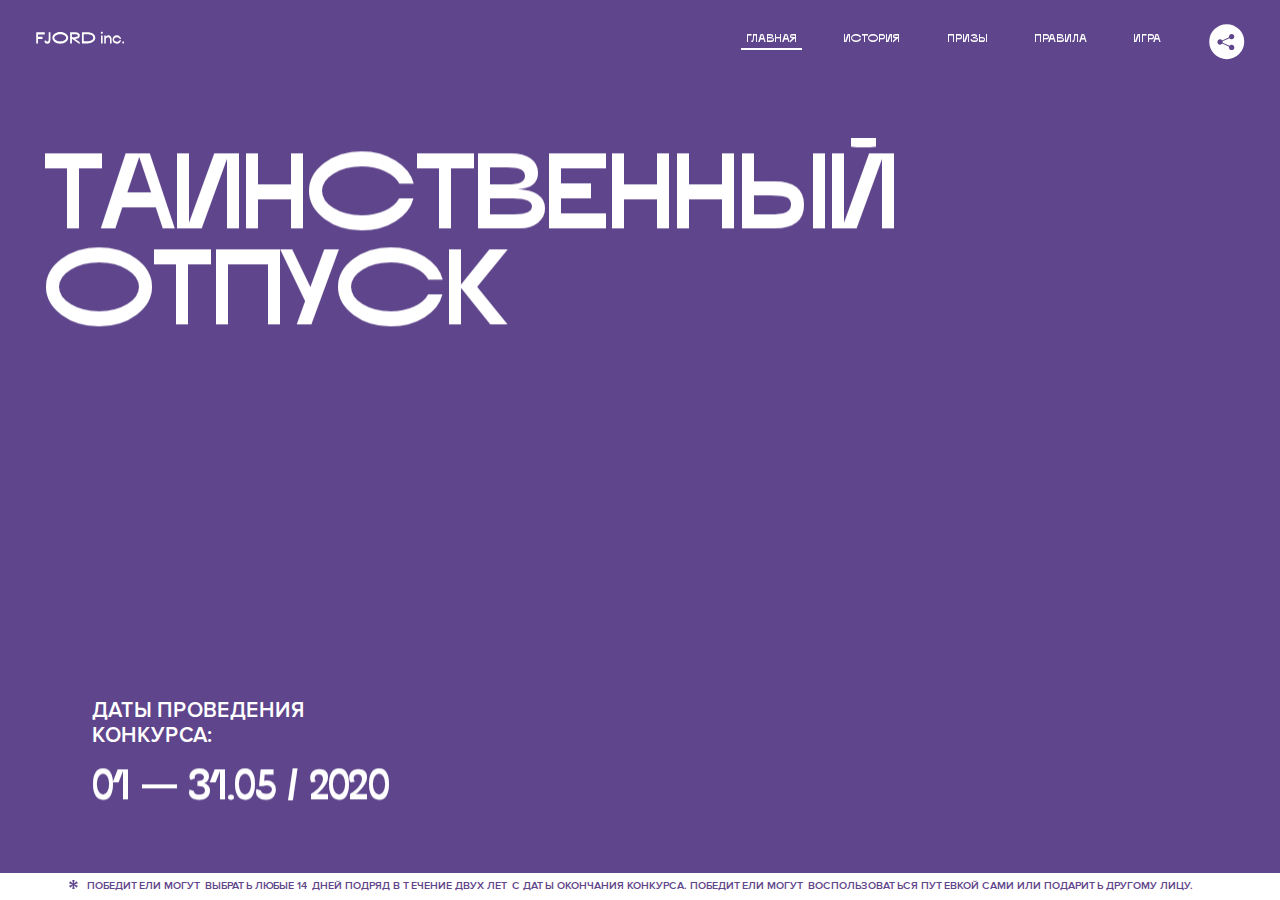
<file: 14/index.html>
<!DOCTYPE html>
<html lang="ru">
<head>
  <meta charset="UTF-8">
  <meta name="description" content="">
  <meta name="viewport" content="width=device-width, initial-scale=1.0">
  <meta http-equiv="X-UA-Compatible" content="ie=edge">
  <title>Mysterious Vacation</title>
  <link rel="stylesheet" href="css/style.min.css">
<link href="css/style.min.css" rel="stylesheet">  <base href="https://htmlacademy-animation.github.io/141154-magic-vacation-1/14/">
</head>
<body>
  <header class="page-header js-header">
    <div class="page-header__wrapper">
      <a href="#" class="page-header__logo" aria-label="Перейти на страницу FJORD.Inc">
        <svg width="100" height="15" viewBox="0 0 100 15" fill="none" xmlns="http://www.w3.org/2000/svg">
          <path d="M0.26 1.4V14H2.276V8.906H7.334V6.44H2.276V3.848H9.872V1.4H0.26ZM12.733 14.36C15.127 14.36 16.243 12.65 16.243 9.5V1.4H14.263V8.96C14.263 11.21 13.723 11.876 12.733 11.876C11.833 11.876 11.473 11.3 11.347 10.58L9.36702 10.94C9.63702 13.046 10.663 14.36 12.733 14.36ZM18.3918 7.7C18.3918 11.372 22.3878 14.36 27.3198 14.36C32.2518 14.36 36.2478 11.372 36.2478 7.7C36.2478 4.028 32.2518 1.04 27.3198 1.04C22.3878 1.04 18.3918 4.028 18.3918 7.7ZM20.6058 7.7C20.6058 5.378 23.6118 3.524 27.3198 3.524C30.9918 3.524 33.9798 5.378 33.9798 7.7C33.9798 10.004 30.9918 11.858 27.3198 11.858C23.6118 11.858 20.6058 10.004 20.6058 7.7ZM40.403 14V8.906H40.799L49.079 14.702V12.38L44.039 8.906H44.201C47.999 8.906 49.277 7.304 49.277 5.162C49.277 3.092 47.999 1.4 44.201 1.4H38.387V14H40.403ZM43.535 3.722C45.785 3.722 47.045 4.136 47.045 5.432C47.045 6.764 45.785 7.034 43.535 7.034H40.403V3.722H43.535ZM51.6936 1.382V14H57.8676C62.7456 14 66.7236 11.534 66.7236 7.7C66.7236 3.848 62.7456 1.382 57.8676 1.382H51.6936ZM53.7096 11.624V3.722H57.5436C61.5396 3.722 64.4916 5.018 64.4916 7.7C64.4916 10.238 61.5396 11.624 57.5436 11.624H53.7096ZM73.1832 14.018H74.9832V5H73.1832V14.018ZM72.9132 1.976C72.9132 2.57 73.3992 3.092 74.0832 3.092C74.7492 3.092 75.2352 2.57 75.2352 1.976C75.2352 1.382 74.7672 0.805999 74.0832 0.805999C73.3812 0.805999 72.9132 1.382 72.9132 1.976ZM76.7867 14H78.5687V9.104C78.7487 8.006 79.5947 6.962 81.0887 6.962C82.1147 6.962 83.2667 7.448 83.2667 9.554V14H85.0487V9.014C85.0487 6.152 83.2307 4.73 81.3587 4.73C79.9187 4.73 79.0727 5.558 78.5687 6.854V5H76.7867V14ZM90.9898 14.27C93.5098 14.27 95.3818 12.506 95.7238 10.328H94.0498C93.7258 11.3 92.6998 12.02 90.9898 12.02C88.8478 12.02 87.7678 10.922 87.7678 9.59C87.7678 8.24 88.8478 6.962 90.9898 6.962C92.7538 6.962 93.7978 7.844 94.0858 8.924H95.7418C95.4358 6.71 93.6178 4.73 90.9898 4.73C88.0918 4.73 86.1298 7.124 86.1298 9.59C86.1298 12.074 88.1278 14.27 90.9898 14.27ZM97.0693 12.938C97.0693 13.658 97.5553 14.144 98.2753 14.144C98.9953 14.144 99.4813 13.658 99.4813 12.938C99.4813 12.2 98.9953 11.714 98.2753 11.714C97.5553 11.714 97.0693 12.2 97.0693 12.938Z" fill="currentColor"></path>
        </svg>
      </a>
      <button class="page-header__toggler js-menu-toggler" type="button" aria-label="Управление мобильным меню"><span>Меню</span></button>
      <nav class="page-header__nav">
        <div class="page-header__menu js-menu" id="menu">
          <ul>
            <li>
              <a class="js-menu-link active" href="#top" data-href="top">главная</a>
            </li>
            <li>
              <a class="js-menu-link" href="#story" data-href="story">история</a>
            </li>
            <li>
              <a class="js-menu-link" href="#prizes" data-href="prizes">призы</a>
            </li>
            <li>
              <a class="js-menu-link" href="#rules" data-href="rules">правила</a>
            </li>
            <li>
              <a class="js-menu-link" href="#game" data-href="game">игра</a>
            </li>
          </ul>
        </div>
        <div class="page-header__social">
          <div class="social-block js-social-block">
            <button class="social-block__toggler" aria-label="Управлять блоком с социальными кнопками">
              <svg width="26" height="22" viewBox="0 0 27 22" fill="none" xmlns="http://www.w3.org/2000/svg">
                <path d="M19.6721 7.43664C21.6273 7.43664 23.213 5.85095 23.213 3.89566C23.213 1.94037 21.6273 0.354675 19.6721 0.354675C17.7168 0.354675 16.1311 1.94037 16.1311 3.89566C16.1311 4.19968 16.1728 4.49178 16.2458 4.77345L7.21751 8.95527C6.57519 8.05214 5.52303 7.46049 4.33078 7.46049C2.37549 7.46049 0.789795 9.04618 0.789795 11.0015C0.789795 12.9568 2.37549 14.5425 4.33078 14.5425C5.52303 14.5425 6.57668 13.9508 7.21751 13.0477L16.2458 17.2295C16.1743 17.5112 16.1311 17.8033 16.1311 18.1073C16.1311 20.0626 17.7168 21.6483 19.6721 21.6483C21.6273 21.6483 23.213 20.0626 23.213 18.1073C23.213 16.152 21.6273 14.5663 19.6721 14.5663C18.4798 14.5663 17.4262 15.158 16.7853 16.0611L7.75701 11.8793C7.82854 11.5976 7.87176 11.3055 7.87176 11.0015C7.87176 10.6974 7.83003 10.4053 7.75701 10.1237L16.7853 5.94186C17.4262 6.84499 18.4783 7.43664 19.6721 7.43664Z" fill="currentColor"></path>
              </svg>
            </button>
            <ul class="social-block__list">
              <li>
                <a class="social-block__link social-block__link--fb" href="#" aria-label="Мы на Facebook">
                  <svg width="8" height="17" viewBox="0 0 8 17" fill="none" xmlns="http://www.w3.org/2000/svg">
                    <path d="M4.24646 16.9899H1.09275L1.05793 8.49828H0V5.30707H1.05793V3.81124C1.05793 1.42084 2.57654 0 5.21735 0H7.41758V3.18585H5.30841C4.28262 3.18585 4.2478 3.48582 4.2478 4.24914V5.30707H7.42964L7.16716 8.49828H4.2478V16.9899H4.24646Z" fill="currentColor"></path>
                  </svg>
                </a>
              </li>
              <li>
                <a class="social-block__link social-block__link--insta" href="#" aria-label="Мы в Instagram">
                  <svg width="15" height="15" viewBox="0 0 15 15" fill="none" xmlns="http://www.w3.org/2000/svg">
                    <path d="M11.0197 0H4.19806C2.14246 0 0.471191 1.66993 0.471191 3.72285V10.5499C0.471191 12.6082 2.14112 14.2727 4.19806 14.2727H11.0197C13.0753 14.2727 14.7466 12.6082 14.7466 10.5499V3.72285C14.7466 1.67127 13.0753 0 11.0197 0ZM11.0197 12.4849H4.19806C3.13076 12.4849 2.26432 11.6158 2.26432 10.5512V3.72419C2.26432 2.65956 3.13076 1.79715 4.19806 1.79715H11.0197C12.087 1.79715 12.9535 2.6609 12.9535 3.72419V10.5512C12.9535 11.6145 12.087 12.4849 11.0197 12.4849Z" fill="currentColor"></path>
                    <path d="M7.60887 3.11084C5.38989 3.11084 3.58203 4.9187 3.58203 7.14036C3.58203 9.35532 5.38989 11.1645 7.60887 11.1645C9.83053 11.1645 11.6357 9.35666 11.6357 7.14036C11.6357 4.9187 9.83053 3.11084 7.60887 3.11084ZM7.60887 9.36871C6.37551 9.36871 5.37784 8.37372 5.37784 7.14036C5.37784 5.90699 6.37551 4.90665 7.60887 4.90665C8.83822 4.90665 9.84259 5.90833 9.84259 7.14036C9.84392 8.37238 8.83822 9.36871 7.60887 9.36871Z" fill="currentColor"></path>
                    <path d="M11.3573 2.35962C10.8256 2.35962 10.3931 2.79752 10.3931 3.32381C10.3931 3.85546 10.8256 4.29336 11.3573 4.29336C11.8862 4.29336 12.3215 3.85546 12.3215 3.32381C12.3215 2.79752 11.8862 2.35962 11.3573 2.35962Z" fill="currentColor"></path>
                  </svg>
                </a>
              </li>
              <li>
                <a class="social-block__link social-block__link--vk" href="#" aria-label="Мы ВКонтакте">
                  <svg width="17" height="10" viewBox="0 0 17 10" fill="none" xmlns="http://www.w3.org/2000/svg">
                    <path d="M14.1234 4.9002C14.1234 4.9002 16.3623 1.72708 16.5866 0.680242C16.6595 0.312285 16.4947 0.103188 16.1069 0.103188C16.1069 0.103188 14.8193 0.103188 14.168 0.103188C13.7235 0.103188 13.5587 0.293278 13.4235 0.579768C13.4235 0.579768 12.3724 2.82553 11.0969 4.24712C10.6861 4.70333 10.4781 4.84318 10.2511 4.84318C10.0646 4.84318 9.98625 4.6911 9.98625 4.27834V0.649016C9.98625 0.147997 9.92545 0.00135496 9.5066 0.00135496H6.39628C6.15578 0.00135496 6.0085 0.134417 6.0085 0.324506C6.0085 0.801084 6.73406 0.908351 6.73406 2.20231V4.87305C6.73406 5.40529 6.70569 5.61575 6.45303 5.61575C5.78016 5.61575 4.19528 3.30618 3.30623 0.678887C3.12923 0.145282 2.93737 0 2.43475 0H0.486409C0.205373 0 0 0.190085 0 0.476576C0 0.991172 0.60666 3.40801 2.99277 6.64358C4.59927 8.8201 6.70569 10 8.60269 10C9.76196 10 10.0416 9.80312 10.0416 9.31432V7.63883C10.0416 7.22607 10.2065 7.04956 10.4429 7.04956C10.7078 7.04956 11.1847 7.13238 12.2805 8.22268C13.5843 9.47862 13.6762 10 14.3896 10H16.5676C16.7919 10 17 9.89273 17 9.52342C17 9.02919 16.3623 8.15343 15.384 7.10659C14.9801 6.56755 14.3302 5.98914 14.1248 5.72301C13.8275 5.40801 13.9154 5.23014 14.1234 4.9002Z" fill="currentColor"></path>
                  </svg>
                </a>
              </li>
            </ul>
          </div>
        </div>
      </nav>
    </div>
  </header>

  <main class="page-content">

    <section class="bg_overlap"></section>
    <section class="animation-screen"></section>

    <section class="screen screen--hidden screen--intro js-scrollspy" id="top">
      <div class="screen__wrapper">
        <div class="intro">
          <h1 class="intro__title">Таинственный отпуск</h1>
          <div class="intro__content">
            <div class="intro__info">
              <p class="intro__label">Даты проведения конкурса:</p>
              <p class="intro__date">01 — 31.05 / 2020</p>
            </div>
            <div class="intro__message">
              <p>
                Отгадай первым место назначения и&nbsp;отправься в&nbsp;путешествие в&nbsp;любое время или получи один из многочисленных призов
                <svg width="16" height="16" viewBox="0 0 10 10" fill="none" xmlns="http://www.w3.org/2000/svg">
                  <path d="M0 6.35337L3.90271 4.99012L0 3.64663L1.34615 1.32374L4.44287 4.01073L3.67364 0H6.34615L5.57692 4.01073L8.65385 1.32374L10 3.64663L6.13405 4.99012L10 6.35337L8.65385 8.65651L5.57692 5.98927L6.34615 10H3.67364L4.44287 5.96952L1.34615 8.65651L0 6.35337Z" fill="currentColor"></path>
                </svg>
              </p>
            </div>
          </div>
        </div>
      </div>
      <div class="screen__footer js-footer">
        <button class="screen__footer-enlarge js-footer-toggler" type="button" aria-label="Показать сообщение">
          <svg width="10" height="10" viewBox="0 0 10 10" fill="none" xmlns="http://www.w3.org/2000/svg">
            <path d="M0 6.35337L3.90271 4.99012L0 3.64663L1.34615 1.32374L4.44287 4.01073L3.67364 0H6.34615L5.57692 4.01073L8.65385 1.32374L10 3.64663L6.13405 4.99012L10 6.35337L8.65385 8.65651L5.57692 5.98927L6.34615 10H3.67364L4.44287 5.96952L1.34615 8.65651L0 6.35337Z" fill="currentColor"></path>
          </svg>
        </button>
        <button class="screen__footer-collapse js-footer-toggler" type="button" aria-label="Скрыть сообщение">
          <svg width="13" height="13" viewBox="0 0 13 13" fill="none" xmlns="http://www.w3.org/2000/svg">
            <line x1="12.3536" y1="0.353553" x2="0.738349" y2="11.9688" stroke="currentColor"></line>
            <line x1="0.738319" y1="0.539925" x2="12.3535" y2="12.1551" stroke="currentColor"></line>
          </svg>
        </button>
        <div class="screen__footer-wrapper">
          <div class="screen__footer-announce">
            <p class="screen__footer-label">Даты проведения конкурса:</p>
            <p class="screen__footer-date">01 — 31.05 / 2020</p>
          </div>
          <div class="screen__footer-note">
            <p>
              <svg width="10" height="10" viewBox="0 0 10 10" fill="none" xmlns="http://www.w3.org/2000/svg">
                <path d="M0 6.35337L3.90271 4.99012L0 3.64663L1.34615 1.32374L4.44287 4.01073L3.67364 0H6.34615L5.57692 4.01073L8.65385 1.32374L10 3.64663L6.13405 4.99012L10 6.35337L8.65385 8.65651L5.57692 5.98927L6.34615 10H3.67364L4.44287 5.96952L1.34615 8.65651L0 6.35337Z" fill="currentColor"></path>
              </svg>
              <span>Победители могут выбрать любые 14 дней подряд в&nbsp;течение двух лет с&nbsp;даты окончания конкурса. Победители могут воспользоваться путевкой сами или подарить другому лицу.</span>
            </p>
          </div>
        </div>
      </div>
    </section>

    <section class="screen screen--hidden screen--story js-scrollspy" id="story">

      <div class="slider swiper-container js-slider">

        <div class="swiper-wrapper">

          <div class="slider__item swiper-slide slider__item--show">
            <h2 class="slider__item-title">История</h2>
            <p class="slider__item-text">Джеймс Таргет был основателем компании &laquo;Fjord Inc.&raquo;. С&nbsp;1965 года &laquo;Fjord Inc.&raquo; прославилась надёжными и&nbsp;удобными чемоданами и&nbsp;аксессуарами для туристов.</p>
          </div>

          <div class="slider__item swiper-slide slider__item--show">
            <p class="slider__item-text">Когда Джеймсу было 7&nbsp;лет, в&nbsp;их&nbsp;доме гостил дядюшка и&nbsp;развлекал детей рассказами о&nbsp;своей поездке в&nbsp;место, показавшееся малышу Таргету невероятным. Тогда Джеймс решил, что однажды посетит его, но&nbsp;не&nbsp;будет рассказывать о&nbsp;мечте, пока не&nbsp;осуществит.</p>
          </div>

          <div class="slider__item swiper-slide slider__item--show">
            <p class="slider__item-text">Джеймс Таргет стал увлеченным путешественником. Он&nbsp;посетил 5&nbsp;континентов, 126&nbsp;стран.</p>
          </div>

          <div class="slider__item swiper-slide slider__item--show">
            <p class="slider__item-text">Он&nbsp;сплавлялся по&nbsp;Амазонке и&nbsp;погружался в&nbsp;пещеры Франции, медитировал в&nbsp;горах Тибета и&nbsp;пожимал руку вождя племени Акугауа.</p>
          </div>

          <div class="slider__item swiper-slide slider__item--show">
            <p class="slider__item-text">Из&nbsp;своих поездок Джеймс Таргет привозил идеи, как сделать свои чемоданы &laquo;Fjord Inc.&raquo; удобными и&nbsp;приспособленными к&nbsp;разным дорожным условиям.</p>
          </div>

          <div class="slider__item swiper-slide slider__item--show">
            <p class="slider__item-text">Всё это время Джеймс не&nbsp;оставлял идею поездки своей мечты. Однако, как только он&nbsp;брался за&nbsp;планирование, возникали препятствия, не&nbsp;позволяющие отправиться туда.</p>
          </div>

          <div class="slider__item swiper-slide slider__item--show">
            <p class="slider__item-text">В&nbsp;возрасте 67&nbsp;лет Джеймс Таргет попал под лавину и&nbsp;погиб. В&nbsp;своём завещании он&nbsp;поручил отправить в&nbsp;заветное путешествие трёх смельчаков, единых с&nbsp;ним духом.</p>
          </div>

          <div class="slider__item swiper-slide slider__item--show">
            <p class="slider__item-text">Тех, кто сможет узнать таинственное место, задавая вопросы специально обученному ИИ&nbsp;&laquo;Соне&raquo;, ждет фантастическое путешествие.</p>
          </div>
        </div>
        <div class="slider__controls">
          <button class="slider__control slider__control--prev js-control-prev" type="button" aria-label="Показать предыдущую историю">
            <svg width="12" height="22" viewBox="0 0 12 22" fill="none" xmlns="http://www.w3.org/2000/svg">
              <path d="M11 1L1 11L11 21" stroke="currentColor" stroke-width="2" stroke-linejoin="round"></path>
            </svg>
          </button>
          <button class="slider__control slider__control--next js-control-next" type="button" aria-label="Показать следующую историю">
            <svg width="12" height="22" viewBox="0 0 12 22" fill="none" xmlns="http://www.w3.org/2000/svg">
              <path d="M1 1L11 11L1 21" stroke="currentColor" stroke-width="2" stroke-linejoin="round"></path>
            </svg>
          </button>
        </div>
        <div class="slider__pagination swiper-pagination"></div>
      </div>
    </section>

    <section class="screen screen--hidden screen--prizes js-scrollspy" id="prizes">
      <div class="screen__wrapper">
        <div class="prizes">
          <h2 class="prizes__title">ПРизы</h2>
          <div class="prizes__lead">
            <p>Найди ответ и&nbsp;получи один из&nbsp;призов:</p>
          </div>
          <ul class="prizes__list">
            <li class="prizes__item prizes__item--journeys">
              <div class="prizes__icon">
                <picture>
                  <source srcset="img/prize1-mob.svg" media="(orientation: portrait)">
                  <img alt="">
                </picture>
              </div>
              <p class="prizes__desc">
                <b>3</b>
                <span>загадочных путешествия</span>
              </p>
            </li>
            <li class="prizes__item prizes__item--cases">
              <div class="prizes__icon">
                <picture>
                  <source srcset="img/prize2-mob.svg" media="(orientation: portrait)">
                  <img alt="">
                </picture>
              </div>
              <p class="prizes__desc">
                <b>7</b>
                <span>надежных чемоданов</span>
              </p>
            </li>
            <li class="prizes__item prizes__item--codes">
              <div class="prizes__icon">
                <picture>
                  <source srcset="img/prize3-mob.svg" media="(orientation: portrait)">
                  <img alt="">
                </picture>
              </div>
              <p class="prizes__desc">
                <b>900</b>
                <span>
                  промокодов на&nbsp;скидку 15%
                  <svg width="10" height="10" viewBox="0 0 10 10" fill="none" xmlns="http://www.w3.org/2000/svg">
                    <path d="M0 6.35337L3.90271 4.99012L0 3.64663L1.34615 1.32374L4.44287 4.01073L3.67364 0H6.34615L5.57692 4.01073L8.65385 1.32374L10 3.64663L6.13405 4.99012L10 6.35337L8.65385 8.65651L5.57692 5.98927L6.34615 10H3.67364L4.44287 5.96952L1.34615 8.65651L0 6.35337Z" fill="currentColor"></path>
                  </svg>
                </span>
              </p>
            </li>
          </ul>
        </div>
      </div>
      <div class="screen__footer js-footer">
        <button class="screen__footer-enlarge js-footer-toggler" type="button" aria-label="Показать сообщение">
          <svg width="10" height="10" viewBox="0 0 10 10" fill="none" xmlns="http://www.w3.org/2000/svg">
            <path d="M0 6.35337L3.90271 4.99012L0 3.64663L1.34615 1.32374L4.44287 4.01073L3.67364 0H6.34615L5.57692 4.01073L8.65385 1.32374L10 3.64663L6.13405 4.99012L10 6.35337L8.65385 8.65651L5.57692 5.98927L6.34615 10H3.67364L4.44287 5.96952L1.34615 8.65651L0 6.35337Z" fill="currentColor"></path>
          </svg>
        </button>
        <button class="screen__footer-collapse js-footer-toggler" type="button" aria-label="Скрыть сообщение">
          <svg width="13" height="13" viewBox="0 0 13 13" fill="none" xmlns="http://www.w3.org/2000/svg">
            <line x1="12.3536" y1="0.353553" x2="0.738349" y2="11.9688" stroke="currentColor"></line>
            <line x1="0.738319" y1="0.539925" x2="12.3535" y2="12.1551" stroke="currentColor"></line>
          </svg>
        </button>
        <div class="screen__footer-wrapper">
          <div class="screen__footer-announce">
            <p class="screen__footer-label">Даты проведения конкурса:</p>
            <p class="screen__footer-date">01 — 31.05 / 2020</p>
          </div>
          <div class="screen__footer-note">
            <p>
              <svg width="10" height="10" viewBox="0 0 10 10" fill="none" xmlns="http://www.w3.org/2000/svg">
                <path d="M0 6.35337L3.90271 4.99012L0 3.64663L1.34615 1.32374L4.44287 4.01073L3.67364 0H6.34615L5.57692 4.01073L8.65385 1.32374L10 3.64663L6.13405 4.99012L10 6.35337L8.65385 8.65651L5.57692 5.98927L6.34615 10H3.67364L4.44287 5.96952L1.34615 8.65651L0 6.35337Z" fill="currentColor"></path>
              </svg>
              <span>Скидка&nbsp;15% на&nbsp;единоразовое приобретение путёвки с&nbsp;1&nbsp;июня 2020 по&nbsp;31&nbsp;мая 2022&nbsp;года. Суммируется с&nbsp;другими акциями</span>
            </p>
          </div>
        </div>
      </div>
    </section>

    <section class="screen screen--hidden screen--rules js-scrollspy" id="rules">
      <div class="screen__wrapper">
        <div class="rules">
          <h2 class="rules__title">Правила</h2>
          <div class="rules__lead">
            <p>Для того чтобы получить наследство Джеймса Таргета, тебе нужно выведать у&nbsp;&laquo;Сони&raquo;, куда предстоит отправиться тебе в&nbsp;случае победы</p>
          </div>
          <ol class="rules__list">
            <li class="rules__item">
              <p>Тебе отводится <br>5&nbsp;минут</p>
            </li>
            <li class="rules__item">
              <p>Задавай любые вопросы в&nbsp;текстовом поле</p>
            </li>
            <li class="rules__item">
              <p>Нажимай кнопку &laquo;Узнать&raquo;, чтобы получить ответ</p>
            </li>
            <li class="rules__item">
              <p>&laquo;Соня&raquo; может отвечать только&nbsp;Да или Нет</p>
            </li>
          </ol>
          <a href="#game" class="rules__link btn"><span>Погнали!</span></a>
        </div>
      </div>
      <div class="screen__disclaimer">
        <div class="disclaimer">
          <ul>
            <li>
              <a href="#">Правовая информация</a>
            </li>
            <li>
              <a href="#">Подробные правила</a>
            </li>
          </ul>
        </div>
      </div>
    </section>

    <section class="screen screen--hidden screen--game js-scrollspy" id="game">
      <div class="screen__wrapper">
        <div class="game">
          <div class="game__header">
            <h2 class="game__title">Игра</h2>
            <div class="game__counter">
              <span>05</span>:<span>00</span>
            </div>
          </div>
          <div class="game__body">
            <div class="chat">
              <div class="chat__body js-chat">
                <ul class="chat__list" id="messages"></ul>
              </div>
              <div class="chat__footer">
                <form action="#" method="post" class="form" id="message-form">
                  <div class="input-wrapper">
                    <label for="message-field" class="visually-hidden">Поле для ввода вопроса</label>
                    <input type="text" class="form__field" id="message-field">
                  </div>
                  <button class="form__button btn">
                    Узнать
                    <svg width="18" height="19" viewBox="0 0 18 19" fill="none" xmlns="http://www.w3.org/2000/svg">
                      <path stroke="currentColor" stroke-width="2" d="M9 19V1"></path>
                      <path d="M1 9l8-8 8 8" stroke="currentColor" stroke-width="2" stroke-linejoin="round"></path>
                    </svg>
                  </button>
                </form>
              </div>
            </div>
          </div>
          <!-- временные кнопки для показа результата -->
          <div class="game__buttons">
            <button class="game__button btn js-show-result" type="button" data-target="result">Положительный результат</button>
            <button class="game__button btn js-show-result" type="button" data-target="result2">Положительный результат - 2</button>
            <button class="game__button btn js-show-result" type="button" data-target="result3">Отрицательный результат</button>
          </div>
        </div>
      </div>
    </section>

    <section class="screen screen--hidden screen--result" id="result">
      <div class="screen__wrapper">
        <div class="result result--trip">
          <div class="result__image">
            <canvas id="result1-bg"></canvas>
            <!-- <picture>
              <source srcset="img/result1-mob.png 1x, img/result1-mob@2x.png 2x" media="(max-width: 768px) and (orientation: portrait)">
              <img src="img/result1.png" srcset="img/result1@2x.png 2x" alt="">
            </picture> -->
          </div>
          <h2 class="result__title">
            <span class="visually-hidden">Победа!</span>
            <svg xmlns="http://www.w3.org/2000/svg" viewBox="0 0 568.85 109.24">
              <g>
                <animate id="titleResultOpacity" attributeType="CSS" attributeName="opacity" values="0; 1" dur="0.3s" fill="freeze" begin="indefinite"></animate>

                <animateTransform attributeName="transform" type="scale" values="1; 0.95" keyTimes="0; 1" keySplines="0 0 0.5 1" calcMode="spline" dur="0.7s" additive="sum" fill="freeze" begin="titleResultOpacity.begin"></animateTransform>

                <animateTransform attributeName="transform" type="translate" values="0 -5; 15 0" keyTimes="0; 1" keySplines="0 0 0.5 1" calcMode="spline" dur="0.7s" additive="sum" fill="freeze" begin="titleResultOpacity.begin"></animateTransform>

                <path d="M16,24.44V92H2.6V8H75V92H61.52V24.44H16Z" transform="translate(-2.1 -1.5)" fill="none" stroke="currentColor" stroke-dasharray="447.9" stroke-dashoffset="447.9">
                  <animate attributeName="stroke-dasharray" from="0 224" to="224 0" dur="0.5s" calcMode="paced" begin="titleResultOpacity.begin" fill="freeze"></animate>
                </path>

                <path d="M148.76,5.6c32.88,0,59.52,19.92,59.52,44.4s-26.64,44.4-59.52,44.4S89.24,74.48,89.24,50,115.88,5.6,148.76,5.6Zm0,72.12c24.48,0,44.4-12.36,44.4-27.72s-19.92-27.84-44.4-27.84C124,22.16,104,34.52,104,50S124,77.72,148.76,77.72Z" transform="translate(-2.1 -1.5)" fill="none" stroke="currentColor" stroke-dasharray="558.7" stroke-dashoffset="558.7">
                  <animate attributeName="stroke-dasharray" from="0 558.7" to="558.7 0" dur="0.5s" calcMode="paced" begin="titleResultOpacity.begin" fill="freeze"></animate>
                </path>
                
                <path d="M287.36,8V24.44H236v14.4h25.32c25.44,0,34,11.16,34,26.52,0,15.6-8.52,26.64-34,26.64H222.56V8h64.8ZM256.88,76.52c15.12,0,23.52-2,23.52-11.52S272,54.44,256.88,54.44H236V76.52h20.88Z" transform="translate(-2.1 -1.5)" fill="none" stroke="currentColor" stroke-dasharray="516.4" stroke-dashoffset="516.4">
                  <animate attributeName="stroke-dasharray" from="0 258.2" to="258.2 0" dur="0.5s" calcMode="paced" begin="titleResultOpacity.begin" fill="freeze"></animate>
                </path>
                
                <path d="M371.47,8V24.44H320.84V41.6h33.6V58h-33.6V75.56h50.64V92H307.4V8h64.08Z" transform="translate(-2.1 -1.5)" fill="none" stroke="currentColor" stroke-dasharray="464.6" stroke-dashoffset="464.6">
                  <animate attributeName="stroke-dasharray" from="0 232.3" to="232.3 0" dur="0.5s" calcMode="paced" begin="titleResultOpacity.begin" fill="freeze"></animate>
                </path>
                
                <path d="M382.39,110.24V75.56h7.44c4.56-4.68,7.8-18.36,8.76-56L399,8h48.6V75.56h10v34.68H442.87V92H397v18.24H382.39Zm51.72-34.68V24.44H411.55v3.12c-0.48,22.44-3.24,37.68-7.2,48h29.76Z" transform="translate(-2.1 -1.5)" fill="none" stroke="currentColor" stroke-dasharray="538.9" stroke-dashoffset="538.9">
                  <animate attributeName="stroke-dasharray" from="0 269.5" to="269.5 0" dur="0.5s" calcMode="paced" begin="titleResultOpacity.begin" fill="freeze"></animate>
                </path>
                
                <path d="M463.75,92l28-84h27.12l28.08,84H533.47l-7.8-23.52h-37.8L480.07,92H463.75Zm56.64-40L507,11.84,493.51,52h26.88Z" transform="translate(-2.1 -1.5)" fill="none" stroke="currentColor" stroke-dasharray="433" stroke-dashoffset="433">
                  <animate attributeName="stroke-dasharray" from="0 216.5" to="216.5 0" dur="0.5s" calcMode="paced" begin="titleResultOpacity.begin" fill="freeze"></animate>
                </path>
                
                <path d="M554.12,70.4L555.55,2H569l1.44,68.4H554.12Zm8.28,6.36c4.8,0,8,3.24,8,8.16a8,8,0,1,1-16.08,0C554.35,80,557.59,76.76,562.39,76.76Z" transform="translate(-2.1 -1.5)" fill="none" stroke="currentColor" stroke-dasharray="217.7" stroke-dashoffset="217.7">
                  <animate attributeName="stroke-dasharray" from="0 108.9" to="108.9 0" dur="0.5s" calcMode="paced" begin="titleResultOpacity.begin" fill="freeze"></animate>
                </path>
              </g>
            </svg>
          </h2>
          <div class="result__text">
            <p>ты&nbsp;отправляешься в&nbsp;Арктику!</p>
          </div>
          <div class="result__form">
            <form action="#" method="post" class="form form--result">
              <label for="email-field" class="form__label">зарегистрируй результат</label>
              <input type="email" class="form__field" id="email-field" placeholder="e-mail для регистации результата и получения приза" required="">
              <button class="form__button btn">
                отправить
                <svg width="18" height="19" viewBox="0 0 18 19" fill="none" xmlns="http://www.w3.org/2000/svg">
                  <path stroke="currentColor" stroke-width="2" d="M9 19V1"></path>
                  <path d="M1 9l8-8 8 8" stroke="currentColor" stroke-width="2" stroke-linejoin="round"></path>
                </svg>
              </button>
            </form>
          </div>
        </div>
      </div>
    </section>

    <section class="screen screen--hidden screen--result" id="result2">
      <div class="screen__wrapper">
        <div class="result result--prize">
          <div class="result__image">
            <canvas id="result2-bg"></canvas>
            <!-- <picture>
              <source srcset="img/result2-mob.png 1x, img/result2-mob@2x.png 2x" media="(max-width: 768px) and (orientation: portrait)">
              <img src="img/result2.png" srcset="img/result2@2x.png 2x" alt="">
            </picture> -->
          </div>
          <h2 class="result__title">
            <span class="visually-hidden">Победа!</span>
            <svg xmlns="http://www.w3.org/2000/svg" viewBox="0 0 568.85 109.24">
              <g>
                <animate id="titleResult2Opacity" attributeType="CSS" attributeName="opacity" values="0; 1" dur="0.3s" fill="freeze" begin="indefinite"></animate>

                <animateTransform attributeName="transform" type="scale" values="1; 0.95" keyTimes="0; 1" keySplines="0 0 0.5 1" calcMode="spline" dur="0.7s" additive="sum" fill="freeze" begin="titleResult2Opacity.begin"></animateTransform>

                <animateTransform attributeName="transform" type="translate" values="0 -5; 15 0" keyTimes="0; 1" keySplines="0 0 0.5 1" calcMode="spline" dur="0.7s" additive="sum" fill="freeze" begin="titleResult2Opacity.begin"></animateTransform>

                <path d="M16,24.44V92H2.6V8H75V92H61.52V24.44H16Z" transform="translate(-2.1 -1.5)" fill="none" stroke="currentColor" stroke-dasharray="447.9" stroke-dashoffset="447.9">
                  <animate attributeName="stroke-dasharray" from="0 224" to="224 0" dur="0.5s" calcMode="paced" begin="titleResult2Opacity.begin" fill="freeze"></animate>
                </path>

                <path d="M148.76,5.6c32.88,0,59.52,19.92,59.52,44.4s-26.64,44.4-59.52,44.4S89.24,74.48,89.24,50,115.88,5.6,148.76,5.6Zm0,72.12c24.48,0,44.4-12.36,44.4-27.72s-19.92-27.84-44.4-27.84C124,22.16,104,34.52,104,50S124,77.72,148.76,77.72Z" transform="translate(-2.1 -1.5)" fill="none" stroke="currentColor" stroke-dasharray="558.7" stroke-dashoffset="558.7">
                  <animate attributeName="stroke-dasharray" from="0 558.7" to="558.7 0" dur="0.5s" calcMode="paced" begin="titleResult2Opacity.begin" fill="freeze"></animate>
                </path>
                
                <path d="M287.36,8V24.44H236v14.4h25.32c25.44,0,34,11.16,34,26.52,0,15.6-8.52,26.64-34,26.64H222.56V8h64.8ZM256.88,76.52c15.12,0,23.52-2,23.52-11.52S272,54.44,256.88,54.44H236V76.52h20.88Z" transform="translate(-2.1 -1.5)" fill="none" stroke="currentColor" stroke-dasharray="516.4" stroke-dashoffset="516.4">
                  <animate attributeName="stroke-dasharray" from="0 258.2" to="258.2 0" dur="0.5s" calcMode="paced" begin="titleResult2Opacity.begin" fill="freeze"></animate>
                </path>
                
                <path d="M371.47,8V24.44H320.84V41.6h33.6V58h-33.6V75.56h50.64V92H307.4V8h64.08Z" transform="translate(-2.1 -1.5)" fill="none" stroke="currentColor" stroke-dasharray="464.6" stroke-dashoffset="464.6">
                  <animate attributeName="stroke-dasharray" from="0 232.3" to="232.3 0" dur="0.5s" calcMode="paced" begin="titleResult2Opacity.begin" fill="freeze"></animate>
                </path>
                
                <path d="M382.39,110.24V75.56h7.44c4.56-4.68,7.8-18.36,8.76-56L399,8h48.6V75.56h10v34.68H442.87V92H397v18.24H382.39Zm51.72-34.68V24.44H411.55v3.12c-0.48,22.44-3.24,37.68-7.2,48h29.76Z" transform="translate(-2.1 -1.5)" fill="none" stroke="currentColor" stroke-dasharray="538.9" stroke-dashoffset="538.9">
                  <animate attributeName="stroke-dasharray" from="0 269.5" to="269.5 0" dur="0.5s" calcMode="paced" begin="titleResult2Opacity.begin" fill="freeze"></animate>
                </path>
                
                <path d="M463.75,92l28-84h27.12l28.08,84H533.47l-7.8-23.52h-37.8L480.07,92H463.75Zm56.64-40L507,11.84,493.51,52h26.88Z" transform="translate(-2.1 -1.5)" fill="none" stroke="currentColor" stroke-dasharray="433" stroke-dashoffset="433">
                  <animate attributeName="stroke-dasharray" from="0 216.5" to="216.5 0" dur="0.5s" calcMode="paced" begin="titleResult2Opacity.begin" fill="freeze"></animate>
                </path>
                
                <path d="M554.12,70.4L555.55,2H569l1.44,68.4H554.12Zm8.28,6.36c4.8,0,8,3.24,8,8.16a8,8,0,1,1-16.08,0C554.35,80,557.59,76.76,562.39,76.76Z" transform="translate(-2.1 -1.5)" fill="none" stroke="currentColor" stroke-dasharray="217.7" stroke-dashoffset="217.7">
                  <animate attributeName="stroke-dasharray" from="0 108.9" to="108.9 0" dur="0.5s" calcMode="paced" begin="titleResult2Opacity.begin" fill="freeze"></animate>
                </path>
              </g>
            </svg>
          </h2>
          <div class="result__text">
            <p>чемодан &laquo;Fjord&nbsp;Inc.&raquo;&nbsp;твой</p>
          </div>
          <div class="result__form">
            <form action="#" method="post" class="form form--result">
              <label for="email-field2" class="form__label">зарегистрируй результат</label>
              <input type="email" class="form__field" id="email-field2" placeholder="e-mail для регистации результата и получения приза" required="">
              <button class="form__button btn">
                отправить
                <svg width="18" height="19" viewBox="0 0 18 19" fill="none" xmlns="http://www.w3.org/2000/svg">
                  <path stroke="currentColor" stroke-width="2" d="M9 19V1"></path>
                  <path d="M1 9l8-8 8 8" stroke="currentColor" stroke-width="2" stroke-linejoin="round"></path>
                </svg>
              </button>
            </form>
          </div>
        </div>
      </div>
    </section>

    <section class="screen screen--hidden screen--result" id="result3">
      <div class="screen__wrapper">
        <div class="result result--negative">
          <div class="result__image">
            <canvas id="result3-bg"></canvas>
            <!-- <picture>
              <source srcset="img/result3-mob.png 1x, img/result3-mob@2x.png 2x" media="(max-width: 768px) and (orientation: portrait)">
              <img src="img/result3.png" srcset="img/result3@2x.png 2x" alt="">
            </picture> -->
          </div>
          <h2 class="result__title">
            <span class="visually-hidden">Не угадал!</span>
            <svg xmlns="http://www.w3.org/2000/svg" viewBox="0 -50 660.77 160">
              <g>
                <path d="M2.66,92V8H16.1V42.2H53.3V8H66.74V92H53.3V58.64H16.1V92H2.66Z" transform="translate(-2.16 -1.5)" fill="none" opacity="0" stroke="currentColor" stroke-dasharray="431.3" stroke-dashoffset="431.3">
                  <animate id="titleResult3Opacity" attributeType="CSS" attributeName="opacity" values="0; 1" dur="0.3s" fill="freeze" begin="indefinite"></animate>

                  <animate attributeName="stroke-dasharray" from="0 215.7" to="215.7 0" dur="0.5s" calcMode="paced" begin="titleResult3Opacity.begin" fill="freeze"></animate>

                  <animateTransform attributeName="transform" type="translate" values="0 -50; 0 10; 0 -10; 0 3; 0 -3; 0 0" keyTimes="0; 0.6; 0.7; 0.8; 0.9; 1" keySplines="0.5 0 1 0.5; 0 0.5 0.5 1; 0.5 0 1 0.5; 0 0.5 0.5 1; 0.5 0 1 0.5" calcMode="spline" dur="0.8s" additive="sum" begin="titleResult3Opacity.begin" fill="freeze"></animateTransform>
                </path>
                <path d="M147.62,8V24.44H97V41.6h33.6V58H97V75.56h50.64V92H83.54V8h64.08Z" transform="translate(-2.16 -1.5)" fill="none" opacity="0" stroke="currentColor" stroke-dasharray="464.6" stroke-dashoffset="464.6">
                  <animate attributeType="CSS" attributeName="opacity" values="0; 1" dur="0.3s" begin="titleResult3Opacity.begin + 0.1s" fill="freeze"></animate>

                  <animate attributeName="stroke-dasharray" from="0 232.3" to="232.3 0" dur="0.5s" calcMode="paced" begin="titleResult3Opacity.begin + 0.1s" fill="freeze"></animate>

                  <animateTransform attributeName="transform" type="translate" values="0 -50; 0 10; 0 -10; 0 3; 0 -3; 0 0" keyTimes="0; 0.6; 0.7; 0.8; 0.9; 1" keySplines="0.5 0 1 0.5; 0 0.5 0.5 1; 0.5 0 1 0.5; 0 0.5 0.5 1; 0.5 0 1 0.5" calcMode="spline" dur="0.8s" additive="sum" begin="titleResult3Opacity.begin + 0.1s" fill="freeze"></animateTransform>
                </path>
                <path d="M199.22,8l20.52,42.36L235.34,8h16.44l-31,84H204.38l9.48-25.92L185.78,8h13.44Z" transform="translate(-2.16 -1.5)" fill="none" opacity="0" stroke="currentColor" stroke-dasharray="320.1" stroke-dashoffset="320.1">
                  <animate attributeType="CSS" attributeName="opacity" values="0; 1" dur="0.3s" begin="titleResult3Opacity.begin + 0.2s" fill="freeze"></animate>

                  <animate attributeName="stroke-dasharray" from="0 160" to="160 0" dur="0.5s" calcMode="paced" begin="titleResult3Opacity.begin + 0.2s" fill="freeze"></animate>

                  <animateTransform attributeName="transform" type="translate" values="0 -50; 0 10; 0 -10; 0 3; 0 -3; 0 0" keyTimes="0; 0.6; 0.7; 0.8; 0.9; 1" keySplines="0.5 0 1 0.5; 0 0.5 0.5 1; 0.5 0 1 0.5; 0 0.5 0.5 1; 0.5 0 1 0.5" calcMode="spline" dur="0.8s" additive="sum" begin="titleResult3Opacity.begin + 0.2s" fill="freeze"></animateTransform>
                </path>
                <path d="M273.74,24.44V92H260.3V8h50.16V24.44H273.74Z" transform="translate(-2.16 -1.5)" fill="none" opacity="0" stroke="currentColor" stroke-dasharray="268.3" stroke-dashoffset="268.3">
                  <animate attributeType="CSS" attributeName="opacity" values="0; 1" dur="0.3s" begin="titleResult3Opacity.begin + 0.3s" fill="freeze"></animate>

                  <animate attributeName="stroke-dasharray" from="0 134.1" to="134.1 0" dur="0.5s" calcMode="paced" begin="titleResult3Opacity.begin + 0.3s" fill="freeze"></animate>

                  <animateTransform attributeName="transform" type="translate" values="0 -50; 0 10; 0 -10; 0 3; 0 -3; 0 0" keyTimes="0; 0.6; 0.7; 0.8; 0.9; 1" keySplines="0.5 0 1 0.5; 0 0.5 0.5 1; 0.5 0 1 0.5; 0 0.5 0.5 1; 0.5 0 1 0.5" calcMode="spline" dur="0.8s" additive="sum" begin="titleResult3Opacity.begin + 0.3s" fill="freeze"></animateTransform>
                </path>
                <path d="M307.1,92l28-84h27.12l28.08,84H376.82L369,68.48h-37.8L323.42,92H307.1Zm56.64-40L350.3,11.84,336.86,52h26.88Z" transform="translate(-2.16 -1.5)" fill="none" opacity="0" stroke="currentColor" stroke-dasharray="433" stroke-dashoffset="433">
                  <animate attributeType="CSS" attributeName="opacity" values="0; 1" dur="0.3s" begin="titleResult3Opacity.begin + 0.4s" fill="freeze"></animate>

                  <animate attributeName="stroke-dasharray" from="0 216.5" to="216.5 0" dur="0.5s" calcMode="paced" begin="titleResult3Opacity.begin + 0.4s" fill="freeze"></animate>

                  <animateTransform attributeName="transform" type="translate" values="0 -50; 0 10; 0 -10; 0 3; 0 -3; 0 0" keyTimes="0; 0.6; 0.7; 0.8; 0.9; 1" keySplines="0.5 0 1 0.5; 0 0.5 0.5 1; 0.5 0 1 0.5; 0 0.5 0.5 1; 0.5 0 1 0.5" calcMode="spline" dur="0.8s" additive="sum" begin="titleResult3Opacity.begin + 0.4s" fill="freeze"></animateTransform>
                </path>
                <path d="M396.38,110.24V75.56h7.44c4.56-4.68,7.8-18.36,8.76-56L412.94,8h48.6V75.56h10v34.68H456.86V92H411v18.24H396.38ZM448.1,75.56V24.44H425.54v3.12c-0.48,22.44-3.24,37.68-7.2,48H448.1Z" transform="translate(-2.16 -1.5)" fill="none" opacity="0" stroke="currentColor" stroke-dasharray="538.9" stroke-dashoffset="538.9">
                  <animate attributeType="CSS" attributeName="opacity" values="0; 1" dur="0.3s" begin="titleResult3Opacity.begin + 0.5s" fill="freeze"></animate>

                  <animate attributeName="stroke-dasharray" from="0 269.5" to="269.5 0" dur="0.5s" calcMode="paced" begin="titleResult3Opacity.begin + 0.5s" fill="freeze"></animate>

                  <animateTransform attributeName="transform" type="translate" values="0 -50; 0 10; 0 -10; 0 3; 0 -3; 0 0" keyTimes="0; 0.6; 0.7; 0.8; 0.9; 1" keySplines="0.5 0 1 0.5; 0 0.5 0.5 1; 0.5 0 1 0.5; 0 0.5 0.5 1; 0.5 0 1 0.5" calcMode="spline" dur="0.8s" additive="sum" begin="titleResult3Opacity.begin + 0.5s" fill="freeze"></animateTransform>
                </path>
                <path d="M477.74,92l28-84h27.12L560.9,92H547.46l-7.8-23.52h-37.8L494.06,92H477.74Zm56.64-40-13.44-40.2L507.5,52h26.88Z" transform="translate(-2.16 -1.5)" fill="none" opacity="0" stroke="currentColor" stroke-dasharray="433" stroke-dashoffset="433">
                  <animate attributeType="CSS" attributeName="opacity" values="0; 1" dur="0.3s" begin="titleResult3Opacity.begin + 0.6s" fill="freeze"></animate>

                  <animate attributeName="stroke-dasharray" from="0 216.5" to="216.5 0" dur="0.5s" calcMode="paced" begin="titleResult3Opacity.begin + 0.6s" fill="freeze"></animate>

                  <animateTransform attributeName="transform" type="translate" values="0 -50; 0 10; 0 -10; 0 3; 0 -3; 0 0" keyTimes="0; 0.6; 0.7; 0.8; 0.9; 1" keySplines="0.5 0 1 0.5; 0 0.5 0.5 1; 0.5 0 1 0.5; 0 0.5 0.5 1; 0.5 0 1 0.5" calcMode="spline" dur="0.8s" additive="sum" begin="titleResult3Opacity.begin + 0.6s" fill="freeze"></animateTransform>
                </path>
                <path d="M568.7,76.88a13.77,13.77,0,0,0,5,1c6.6,0,10.44-6.24,12-58.32L586.22,8h46.2V92H619V24.44H598.82l-0.12,3.12C597.14,81,589,94.4,573.74,94.4a28.55,28.55,0,0,1-6.72-.84Z" transform="translate(-2.16 -1.5)" fill="none" opacity="0" stroke="currentColor" stroke-dasharray="415.2" stroke-dashoffset="415.2">
                  <animate attributeType="CSS" attributeName="opacity" values="0; 1" dur="0.3s" begin="titleResult3Opacity.begin + 0.7s" fill="freeze"></animate>

                  <animate attributeName="stroke-dasharray" from="0 207.7" to="207.7 0" dur="0.5s" calcMode="paced" begin="titleResult3Opacity.begin + 0.7s" fill="freeze"></animate>

                  <animateTransform attributeName="transform" type="translate" values="0 -50; 0 10; 0 -10; 0 3; 0 -3; 0 0" keyTimes="0; 0.6; 0.7; 0.8; 0.9; 1" keySplines="0.5 0 1 0.5; 0 0.5 0.5 1; 0.5 0 1 0.5; 0 0.5 0.5 1; 0.5 0 1 0.5" calcMode="spline" dur="0.8s" additive="sum" begin="titleResult3Opacity.begin + 0.7s" fill="freeze"></animateTransform>
                </path>
                <path d="M646.1,70.4L647.54,2H661l1.44,68.4H646.1Zm8.28,6.36c4.8,0,8,3.24,8,8.16a8,8,0,0,1-16.08,0C646.34,80,649.58,76.76,654.38,76.76Z" transform="translate(-2.16 -1.5)" fill="none" opacity="0" stroke="currentColor" stroke-dasharray="217.7" stroke-dashoffset="217.7">
                  <animate attributeType="CSS" attributeName="opacity" values="0; 1" dur="0.3s" begin="titleResult3Opacity.begin + 0.8s" fill="freeze"></animate>

                  <animate attributeName="stroke-dasharray" from="0 108.8" to="108.8 0" dur="0.5s" calcMode="paced" begin="titleResult3Opacity.begin + 0.8s" fill="freeze"></animate>

                  <animateTransform attributeName="transform" type="translate" values="0 -50; 0 10; 0 -10; 0 3; 0 -3; 0 0" keyTimes="0; 0.6; 0.7; 0.8; 0.9; 1" keySplines="0.5 0 1 0.5; 0 0.5 0.5 1; 0.5 0 1 0.5; 0 0.5 0.5 1; 0.5 0 1 0.5" calcMode="spline" dur="0.8s" additive="sum" begin="titleResult3Opacity.begin + 0.8s" fill="freeze"></animateTransform>
                </path>
              </g>
            </svg>
          </h2>
          <button class="result__button js-play" type="button">
            не сдавайся!
            <span>
              <svg width="27" height="22" viewBox="0 0 27 22" fill="none" xmlns="http://www.w3.org/2000/svg">
                <path d="M10.6899 1.47998C5.42992 1.47998 1.16992 5.73998 1.16992 11C1.16992 16.26 5.42992 20.52 10.6899 20.52C15.9499 20.52 20.2099 16.26 20.2099 11V7.13998" stroke="currentColor" stroke-width="2" stroke-miterlimit="10"></path>
                <path d="M15.1099 12.5099L20.1499 7.13989L25.3099 12.6299" stroke="currentColor" stroke-width="2" stroke-miterlimit="10" stroke-linejoin="round"></path>
              </svg>
            </span>
          </button>
        </div>
      </div>
    </section>

  </main>

<script src="js/script.js"></script></body>
</html>
</file>
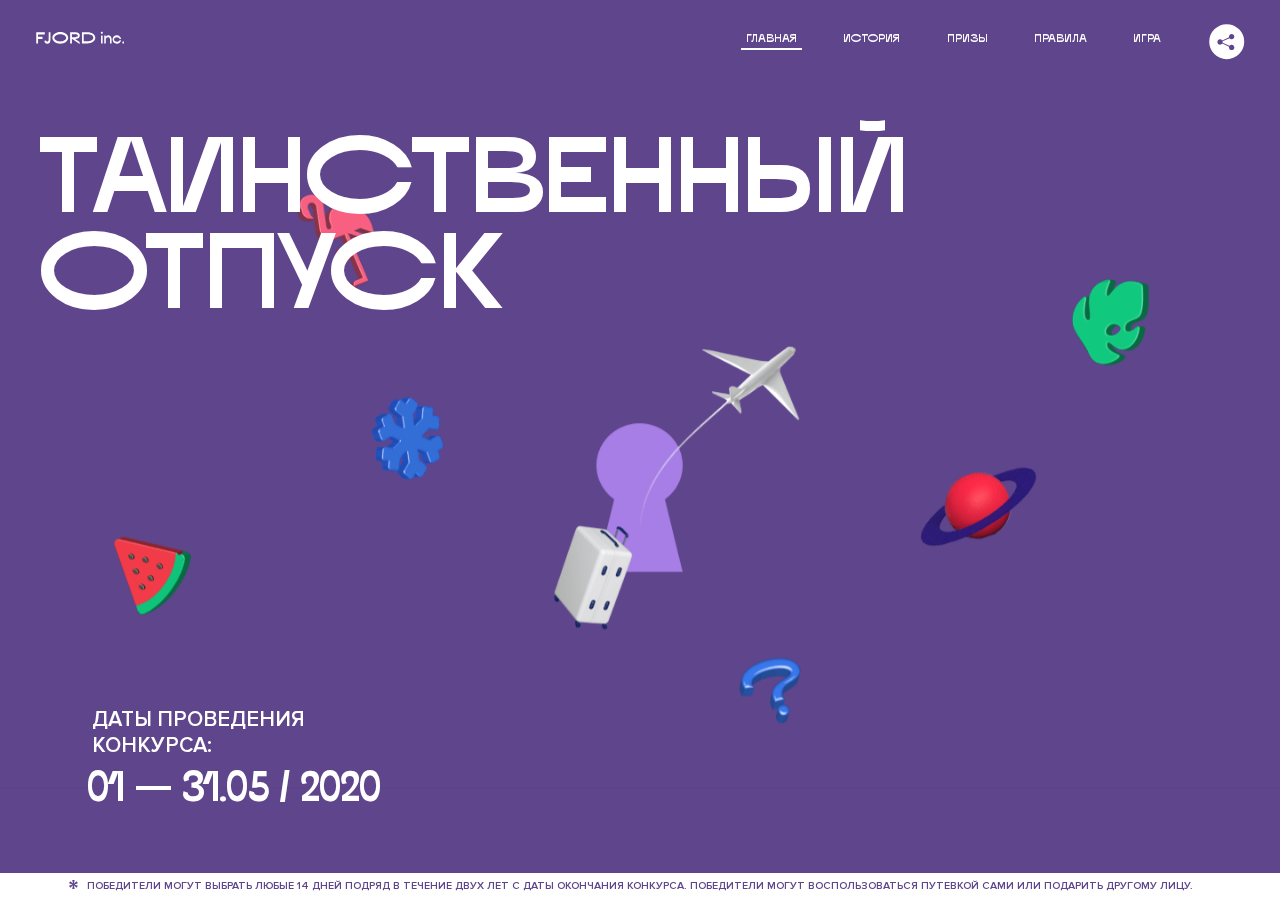
<file: 3/index.html>
<!DOCTYPE html>
<html lang="ru">
<head>
  <meta charset="UTF-8">
  <meta name="description" content="">
  <meta name="viewport" content="width=device-width, initial-scale=1.0">
  <meta http-equiv="X-UA-Compatible" content="ie=edge">
  <title>Mysterious Vacation</title>
  <link rel="stylesheet" href="css/style.min.css">
<link href="css/style.min.css" rel="stylesheet">  <base href="https://htmlacademy-animation.github.io/141154-magic-vacation-1/3/">
</head>
<body>
  <header class="page-header js-header">
    <div class="page-header__wrapper">
      <a href="#" class="page-header__logo" aria-label="Перейти на страницу FJORD.Inc">
        <svg width="100" height="15" viewBox="0 0 100 15" fill="none" xmlns="http://www.w3.org/2000/svg">
          <path d="M0.26 1.4V14H2.276V8.906H7.334V6.44H2.276V3.848H9.872V1.4H0.26ZM12.733 14.36C15.127 14.36 16.243 12.65 16.243 9.5V1.4H14.263V8.96C14.263 11.21 13.723 11.876 12.733 11.876C11.833 11.876 11.473 11.3 11.347 10.58L9.36702 10.94C9.63702 13.046 10.663 14.36 12.733 14.36ZM18.3918 7.7C18.3918 11.372 22.3878 14.36 27.3198 14.36C32.2518 14.36 36.2478 11.372 36.2478 7.7C36.2478 4.028 32.2518 1.04 27.3198 1.04C22.3878 1.04 18.3918 4.028 18.3918 7.7ZM20.6058 7.7C20.6058 5.378 23.6118 3.524 27.3198 3.524C30.9918 3.524 33.9798 5.378 33.9798 7.7C33.9798 10.004 30.9918 11.858 27.3198 11.858C23.6118 11.858 20.6058 10.004 20.6058 7.7ZM40.403 14V8.906H40.799L49.079 14.702V12.38L44.039 8.906H44.201C47.999 8.906 49.277 7.304 49.277 5.162C49.277 3.092 47.999 1.4 44.201 1.4H38.387V14H40.403ZM43.535 3.722C45.785 3.722 47.045 4.136 47.045 5.432C47.045 6.764 45.785 7.034 43.535 7.034H40.403V3.722H43.535ZM51.6936 1.382V14H57.8676C62.7456 14 66.7236 11.534 66.7236 7.7C66.7236 3.848 62.7456 1.382 57.8676 1.382H51.6936ZM53.7096 11.624V3.722H57.5436C61.5396 3.722 64.4916 5.018 64.4916 7.7C64.4916 10.238 61.5396 11.624 57.5436 11.624H53.7096ZM73.1832 14.018H74.9832V5H73.1832V14.018ZM72.9132 1.976C72.9132 2.57 73.3992 3.092 74.0832 3.092C74.7492 3.092 75.2352 2.57 75.2352 1.976C75.2352 1.382 74.7672 0.805999 74.0832 0.805999C73.3812 0.805999 72.9132 1.382 72.9132 1.976ZM76.7867 14H78.5687V9.104C78.7487 8.006 79.5947 6.962 81.0887 6.962C82.1147 6.962 83.2667 7.448 83.2667 9.554V14H85.0487V9.014C85.0487 6.152 83.2307 4.73 81.3587 4.73C79.9187 4.73 79.0727 5.558 78.5687 6.854V5H76.7867V14ZM90.9898 14.27C93.5098 14.27 95.3818 12.506 95.7238 10.328H94.0498C93.7258 11.3 92.6998 12.02 90.9898 12.02C88.8478 12.02 87.7678 10.922 87.7678 9.59C87.7678 8.24 88.8478 6.962 90.9898 6.962C92.7538 6.962 93.7978 7.844 94.0858 8.924H95.7418C95.4358 6.71 93.6178 4.73 90.9898 4.73C88.0918 4.73 86.1298 7.124 86.1298 9.59C86.1298 12.074 88.1278 14.27 90.9898 14.27ZM97.0693 12.938C97.0693 13.658 97.5553 14.144 98.2753 14.144C98.9953 14.144 99.4813 13.658 99.4813 12.938C99.4813 12.2 98.9953 11.714 98.2753 11.714C97.5553 11.714 97.0693 12.2 97.0693 12.938Z" fill="currentColor"></path>
        </svg>
      </a>
      <button class="page-header__toggler js-menu-toggler" type="button" aria-label="Управление мобильным меню"><span>Меню</span></button>
      <nav class="page-header__nav">
        <div class="page-header__menu js-menu" id="menu">
          <ul>
            <li>
              <a class="js-menu-link active" href="#top" data-href="top">главная</a>
            </li>
            <li>
              <a class="js-menu-link" href="#story" data-href="story">история</a>
            </li>
            <li>
              <a class="js-menu-link" href="#prizes" data-href="prizes">призы</a>
            </li>
            <li>
              <a class="js-menu-link" href="#rules" data-href="rules">правила</a>
            </li>
            <li>
              <a class="js-menu-link" href="#game" data-href="game">игра</a>
            </li>
          </ul>
        </div>
        <div class="page-header__social">
          <div class="social-block js-social-block">
            <button class="social-block__toggler" aria-label="Управлять блоком с социальными кнопками">
              <svg width="26" height="22" viewBox="0 0 27 22" fill="none" xmlns="http://www.w3.org/2000/svg">
                <path d="M19.6721 7.43664C21.6273 7.43664 23.213 5.85095 23.213 3.89566C23.213 1.94037 21.6273 0.354675 19.6721 0.354675C17.7168 0.354675 16.1311 1.94037 16.1311 3.89566C16.1311 4.19968 16.1728 4.49178 16.2458 4.77345L7.21751 8.95527C6.57519 8.05214 5.52303 7.46049 4.33078 7.46049C2.37549 7.46049 0.789795 9.04618 0.789795 11.0015C0.789795 12.9568 2.37549 14.5425 4.33078 14.5425C5.52303 14.5425 6.57668 13.9508 7.21751 13.0477L16.2458 17.2295C16.1743 17.5112 16.1311 17.8033 16.1311 18.1073C16.1311 20.0626 17.7168 21.6483 19.6721 21.6483C21.6273 21.6483 23.213 20.0626 23.213 18.1073C23.213 16.152 21.6273 14.5663 19.6721 14.5663C18.4798 14.5663 17.4262 15.158 16.7853 16.0611L7.75701 11.8793C7.82854 11.5976 7.87176 11.3055 7.87176 11.0015C7.87176 10.6974 7.83003 10.4053 7.75701 10.1237L16.7853 5.94186C17.4262 6.84499 18.4783 7.43664 19.6721 7.43664Z" fill="currentColor"></path>
              </svg>
            </button>
            <ul class="social-block__list">
              <li>
                <a class="social-block__link social-block__link--fb" href="#" aria-label="Мы на Facebook">
                  <svg width="8" height="17" viewBox="0 0 8 17" fill="none" xmlns="http://www.w3.org/2000/svg">
                    <path d="M4.24646 16.9899H1.09275L1.05793 8.49828H0V5.30707H1.05793V3.81124C1.05793 1.42084 2.57654 0 5.21735 0H7.41758V3.18585H5.30841C4.28262 3.18585 4.2478 3.48582 4.2478 4.24914V5.30707H7.42964L7.16716 8.49828H4.2478V16.9899H4.24646Z" fill="currentColor"></path>
                  </svg>
                </a>
              </li>
              <li>
                <a class="social-block__link social-block__link--insta" href="#" aria-label="Мы в Instagram">
                  <svg width="15" height="15" viewBox="0 0 15 15" fill="none" xmlns="http://www.w3.org/2000/svg">
                    <path d="M11.0197 0H4.19806C2.14246 0 0.471191 1.66993 0.471191 3.72285V10.5499C0.471191 12.6082 2.14112 14.2727 4.19806 14.2727H11.0197C13.0753 14.2727 14.7466 12.6082 14.7466 10.5499V3.72285C14.7466 1.67127 13.0753 0 11.0197 0ZM11.0197 12.4849H4.19806C3.13076 12.4849 2.26432 11.6158 2.26432 10.5512V3.72419C2.26432 2.65956 3.13076 1.79715 4.19806 1.79715H11.0197C12.087 1.79715 12.9535 2.6609 12.9535 3.72419V10.5512C12.9535 11.6145 12.087 12.4849 11.0197 12.4849Z" fill="currentColor"></path>
                    <path d="M7.60887 3.11084C5.38989 3.11084 3.58203 4.9187 3.58203 7.14036C3.58203 9.35532 5.38989 11.1645 7.60887 11.1645C9.83053 11.1645 11.6357 9.35666 11.6357 7.14036C11.6357 4.9187 9.83053 3.11084 7.60887 3.11084ZM7.60887 9.36871C6.37551 9.36871 5.37784 8.37372 5.37784 7.14036C5.37784 5.90699 6.37551 4.90665 7.60887 4.90665C8.83822 4.90665 9.84259 5.90833 9.84259 7.14036C9.84392 8.37238 8.83822 9.36871 7.60887 9.36871Z" fill="currentColor"></path>
                    <path d="M11.3573 2.35962C10.8256 2.35962 10.3931 2.79752 10.3931 3.32381C10.3931 3.85546 10.8256 4.29336 11.3573 4.29336C11.8862 4.29336 12.3215 3.85546 12.3215 3.32381C12.3215 2.79752 11.8862 2.35962 11.3573 2.35962Z" fill="currentColor"></path>
                  </svg>
                </a>
              </li>
              <li>
                <a class="social-block__link social-block__link--vk" href="#" aria-label="Мы ВКонтакте">
                  <svg width="17" height="10" viewBox="0 0 17 10" fill="none" xmlns="http://www.w3.org/2000/svg">
                    <path d="M14.1234 4.9002C14.1234 4.9002 16.3623 1.72708 16.5866 0.680242C16.6595 0.312285 16.4947 0.103188 16.1069 0.103188C16.1069 0.103188 14.8193 0.103188 14.168 0.103188C13.7235 0.103188 13.5587 0.293278 13.4235 0.579768C13.4235 0.579768 12.3724 2.82553 11.0969 4.24712C10.6861 4.70333 10.4781 4.84318 10.2511 4.84318C10.0646 4.84318 9.98625 4.6911 9.98625 4.27834V0.649016C9.98625 0.147997 9.92545 0.00135496 9.5066 0.00135496H6.39628C6.15578 0.00135496 6.0085 0.134417 6.0085 0.324506C6.0085 0.801084 6.73406 0.908351 6.73406 2.20231V4.87305C6.73406 5.40529 6.70569 5.61575 6.45303 5.61575C5.78016 5.61575 4.19528 3.30618 3.30623 0.678887C3.12923 0.145282 2.93737 0 2.43475 0H0.486409C0.205373 0 0 0.190085 0 0.476576C0 0.991172 0.60666 3.40801 2.99277 6.64358C4.59927 8.8201 6.70569 10 8.60269 10C9.76196 10 10.0416 9.80312 10.0416 9.31432V7.63883C10.0416 7.22607 10.2065 7.04956 10.4429 7.04956C10.7078 7.04956 11.1847 7.13238 12.2805 8.22268C13.5843 9.47862 13.6762 10 14.3896 10H16.5676C16.7919 10 17 9.89273 17 9.52342C17 9.02919 16.3623 8.15343 15.384 7.10659C14.9801 6.56755 14.3302 5.98914 14.1248 5.72301C13.8275 5.40801 13.9154 5.23014 14.1234 4.9002Z" fill="currentColor"></path>
                  </svg>
                </a>
              </li>
            </ul>
          </div>
        </div>
      </nav>
    </div>
  </header>

  <main class="page-content">

    <section class="bg_overlap"></section>
    <section class="animation-screen"></section>

    <section class="screen screen--hidden screen--intro js-scrollspy" id="top">
      <div class="screen__wrapper">
        <div class="intro">
          <h1 class="intro__title">Таинственный отпуск</h1>
          <div class="intro__content">
            <div class="intro__info">
              <p class="intro__label">Даты проведения конкурса:</p>
              <p class="intro__date">01 — 31.05 / 2020</p>
            </div>
            <div class="intro__message">
              <p>
                Отгадай первым место назначения и&nbsp;отправься в&nbsp;путешествие в&nbsp;любое время или получи один из многочисленных призов
                <svg width="16" height="16" viewBox="0 0 10 10" fill="none" xmlns="http://www.w3.org/2000/svg">
                  <path d="M0 6.35337L3.90271 4.99012L0 3.64663L1.34615 1.32374L4.44287 4.01073L3.67364 0H6.34615L5.57692 4.01073L8.65385 1.32374L10 3.64663L6.13405 4.99012L10 6.35337L8.65385 8.65651L5.57692 5.98927L6.34615 10H3.67364L4.44287 5.96952L1.34615 8.65651L0 6.35337Z" fill="currentColor"></path>
                </svg>
              </p>
            </div>
          </div>
        </div>
      </div>
      <div class="screen__footer js-footer">
        <button class="screen__footer-enlarge js-footer-toggler" type="button" aria-label="Показать сообщение">
          <svg width="10" height="10" viewBox="0 0 10 10" fill="none" xmlns="http://www.w3.org/2000/svg">
            <path d="M0 6.35337L3.90271 4.99012L0 3.64663L1.34615 1.32374L4.44287 4.01073L3.67364 0H6.34615L5.57692 4.01073L8.65385 1.32374L10 3.64663L6.13405 4.99012L10 6.35337L8.65385 8.65651L5.57692 5.98927L6.34615 10H3.67364L4.44287 5.96952L1.34615 8.65651L0 6.35337Z" fill="currentColor"></path>
          </svg>
        </button>
        <button class="screen__footer-collapse js-footer-toggler" type="button" aria-label="Скрыть сообщение">
          <svg width="13" height="13" viewBox="0 0 13 13" fill="none" xmlns="http://www.w3.org/2000/svg">
            <line x1="12.3536" y1="0.353553" x2="0.738349" y2="11.9688" stroke="currentColor"></line>
            <line x1="0.738319" y1="0.539925" x2="12.3535" y2="12.1551" stroke="currentColor"></line>
          </svg>
        </button>
        <div class="screen__footer-wrapper">
          <div class="screen__footer-announce">
            <p class="screen__footer-label">Даты проведения конкурса:</p>
            <p class="screen__footer-date">01 — 31.05 / 2020</p>
          </div>
          <div class="screen__footer-note">
            <p>
              <svg width="10" height="10" viewBox="0 0 10 10" fill="none" xmlns="http://www.w3.org/2000/svg">
                <path d="M0 6.35337L3.90271 4.99012L0 3.64663L1.34615 1.32374L4.44287 4.01073L3.67364 0H6.34615L5.57692 4.01073L8.65385 1.32374L10 3.64663L6.13405 4.99012L10 6.35337L8.65385 8.65651L5.57692 5.98927L6.34615 10H3.67364L4.44287 5.96952L1.34615 8.65651L0 6.35337Z" fill="currentColor"></path>
              </svg>
              <span>Победители могут выбрать любые 14 дней подряд в&nbsp;течение двух лет с&nbsp;даты окончания конкурса. Победители могут воспользоваться путевкой сами или подарить другому лицу.</span>
            </p>
          </div>
        </div>
      </div>
    </section>

    <section class="screen screen--hidden screen--story js-scrollspy" id="story">

      <div class="slider swiper-container js-slider">

        <div class="swiper-wrapper">

          <div class="slider__item swiper-slide slider__item--show">
            <h2 class="slider__item-title">История</h2>
            <p class="slider__item-text">Джеймс Таргет был основателем компании &laquo;Fjord Inc.&raquo;. С&nbsp;1965 года &laquo;Fjord Inc.&raquo; прославилась надёжными и&nbsp;удобными чемоданами и&nbsp;аксессуарами для туристов.</p>
          </div>

          <div class="slider__item swiper-slide slider__item--show">
            <p class="slider__item-text">Когда Джеймсу было 7&nbsp;лет, в&nbsp;их&nbsp;доме гостил дядюшка и&nbsp;развлекал детей рассказами о&nbsp;своей поездке в&nbsp;место, показавшееся малышу Таргету невероятным. Тогда Джеймс решил, что однажды посетит его, но&nbsp;не&nbsp;будет рассказывать о&nbsp;мечте, пока не&nbsp;осуществит.</p>
          </div>

          <div class="slider__item swiper-slide slider__item--show">
            <p class="slider__item-text">Джеймс Таргет стал увлеченным путешественником. Он&nbsp;посетил 5&nbsp;континентов, 126&nbsp;стран.</p>
          </div>

          <div class="slider__item swiper-slide slider__item--show">
            <p class="slider__item-text">Он&nbsp;сплавлялся по&nbsp;Амазонке и&nbsp;погружался в&nbsp;пещеры Франции, медитировал в&nbsp;горах Тибета и&nbsp;пожимал руку вождя племени Акугауа.</p>
          </div>

          <div class="slider__item swiper-slide slider__item--show">
            <p class="slider__item-text">Из&nbsp;своих поездок Джеймс Таргет привозил идеи, как сделать свои чемоданы &laquo;Fjord Inc.&raquo; удобными и&nbsp;приспособленными к&nbsp;разным дорожным условиям.</p>
          </div>

          <div class="slider__item swiper-slide slider__item--show">
            <p class="slider__item-text">Всё это время Джеймс не&nbsp;оставлял идею поездки своей мечты. Однако, как только он&nbsp;брался за&nbsp;планирование, возникали препятствия, не&nbsp;позволяющие отправиться туда.</p>
          </div>

          <div class="slider__item swiper-slide slider__item--show">
            <p class="slider__item-text">В&nbsp;возрасте 67&nbsp;лет Джеймс Таргет попал под лавину и&nbsp;погиб. В&nbsp;своём завещании он&nbsp;поручил отправить в&nbsp;заветное путешествие трёх смельчаков, единых с&nbsp;ним духом.</p>
          </div>

          <div class="slider__item swiper-slide slider__item--show">
            <p class="slider__item-text">Тех, кто сможет узнать таинственное место, задавая вопросы специально обученному ИИ&nbsp;&laquo;Соне&raquo;, ждет фантастическое путешествие.</p>
          </div>
        </div>
        <div class="slider__controls">
          <button class="slider__control slider__control--prev js-control-prev" type="button" aria-label="Показать предыдущую историю">
            <svg width="12" height="22" viewBox="0 0 12 22" fill="none" xmlns="http://www.w3.org/2000/svg">
              <path d="M11 1L1 11L11 21" stroke="currentColor" stroke-width="2" stroke-linejoin="round"></path>
            </svg>
          </button>
          <button class="slider__control slider__control--next js-control-next" type="button" aria-label="Показать следующую историю">
            <svg width="12" height="22" viewBox="0 0 12 22" fill="none" xmlns="http://www.w3.org/2000/svg">
              <path d="M1 1L11 11L1 21" stroke="currentColor" stroke-width="2" stroke-linejoin="round"></path>
            </svg>
          </button>
        </div>
        <div class="slider__pagination swiper-pagination"></div>
      </div>
    </section>

    <section class="screen screen--hidden screen--prizes js-scrollspy" id="prizes">
      <div class="screen__wrapper">
        <div class="prizes">
          <h2 class="prizes__title">ПРизы</h2>
          <div class="prizes__lead">
            <p>Найди ответ и&nbsp;получи один из&nbsp;призов:</p>
          </div>
          <ul class="prizes__list">
            <li class="prizes__item prizes__item--journeys">
              <div class="prizes__icon">
                <picture>
                  <source srcset="img/prize1-mob.svg" media="(orientation: portrait)">
                  <img src="img/prize1.svg" alt="">
                </picture>
              </div>
              <p class="prizes__desc">
                <b>3</b>
                <span>загадочных путешествия</span>
              </p>
            </li>
            <li class="prizes__item prizes__item--cases">
              <div class="prizes__icon">
                <picture>
                  <source srcset="img/prize2-mob.svg" media="(orientation: portrait)">
                  <img src="img/prize2.svg" alt="">
                </picture>
              </div>
              <p class="prizes__desc">
                <b>7</b>
                <span>надежных чемоданов</span>
              </p>
            </li>
            <li class="prizes__item prizes__item--codes">
              <div class="prizes__icon">
                <picture>
                  <source srcset="img/prize3-mob.svg" media="(orientation: portrait)">
                  <img src="img/prize3.svg" alt="">
                </picture>
              </div>
              <p class="prizes__desc">
                <b>900</b>
                <span>
                  промокодов на&nbsp;скидку 15%
                  <svg width="10" height="10" viewBox="0 0 10 10" fill="none" xmlns="http://www.w3.org/2000/svg">
                    <path d="M0 6.35337L3.90271 4.99012L0 3.64663L1.34615 1.32374L4.44287 4.01073L3.67364 0H6.34615L5.57692 4.01073L8.65385 1.32374L10 3.64663L6.13405 4.99012L10 6.35337L8.65385 8.65651L5.57692 5.98927L6.34615 10H3.67364L4.44287 5.96952L1.34615 8.65651L0 6.35337Z" fill="currentColor"></path>
                  </svg>
                </span>
              </p>
            </li>
          </ul>
        </div>
      </div>
      <div class="screen__footer js-footer">
        <button class="screen__footer-enlarge js-footer-toggler" type="button" aria-label="Показать сообщение">
          <svg width="10" height="10" viewBox="0 0 10 10" fill="none" xmlns="http://www.w3.org/2000/svg">
            <path d="M0 6.35337L3.90271 4.99012L0 3.64663L1.34615 1.32374L4.44287 4.01073L3.67364 0H6.34615L5.57692 4.01073L8.65385 1.32374L10 3.64663L6.13405 4.99012L10 6.35337L8.65385 8.65651L5.57692 5.98927L6.34615 10H3.67364L4.44287 5.96952L1.34615 8.65651L0 6.35337Z" fill="currentColor"></path>
          </svg>
        </button>
        <button class="screen__footer-collapse js-footer-toggler" type="button" aria-label="Скрыть сообщение">
          <svg width="13" height="13" viewBox="0 0 13 13" fill="none" xmlns="http://www.w3.org/2000/svg">
            <line x1="12.3536" y1="0.353553" x2="0.738349" y2="11.9688" stroke="currentColor"></line>
            <line x1="0.738319" y1="0.539925" x2="12.3535" y2="12.1551" stroke="currentColor"></line>
          </svg>
        </button>
        <div class="screen__footer-wrapper">
          <div class="screen__footer-announce">
            <p class="screen__footer-label">Даты проведения конкурса:</p>
            <p class="screen__footer-date">01 — 31.05 / 2020</p>
          </div>
          <div class="screen__footer-note">
            <p>
              <svg width="10" height="10" viewBox="0 0 10 10" fill="none" xmlns="http://www.w3.org/2000/svg">
                <path d="M0 6.35337L3.90271 4.99012L0 3.64663L1.34615 1.32374L4.44287 4.01073L3.67364 0H6.34615L5.57692 4.01073L8.65385 1.32374L10 3.64663L6.13405 4.99012L10 6.35337L8.65385 8.65651L5.57692 5.98927L6.34615 10H3.67364L4.44287 5.96952L1.34615 8.65651L0 6.35337Z" fill="currentColor"></path>
              </svg>
              <span>Скидка&nbsp;15% на&nbsp;единоразовое приобретение путёвки с&nbsp;1&nbsp;июня 2020 по&nbsp;31&nbsp;мая 2022&nbsp;года. Суммируется с&nbsp;другими акциями</span>
            </p>
          </div>
        </div>
      </div>
    </section>

    <section class="screen screen--hidden screen--rules js-scrollspy" id="rules">
      <div class="screen__wrapper">
        <div class="rules">
          <h2 class="rules__title">Правила</h2>
          <div class="rules__lead">
            <p>Для того чтобы получить наследство Джеймса Таргета, тебе нужно выведать у&nbsp;&laquo;Сони&raquo;, куда предстоит отправиться тебе в&nbsp;случае победы</p>
          </div>
          <ol class="rules__list">
            <li class="rules__item">
              <p>Тебе отводится <br>5&nbsp;минут</p>
            </li>
            <li class="rules__item">
              <p>Задавай любые вопросы в&nbsp;текстовом поле</p>
            </li>
            <li class="rules__item">
              <p>Нажимай кнопку &laquo;Узнать&raquo;, чтобы получить ответ</p>
            </li>
            <li class="rules__item">
              <p>&laquo;Соня&raquo; может отвечать только&nbsp;Да или Нет</p>
            </li>
          </ol>
          <a href="#game" class="rules__link btn">Погнали!</a>
        </div>
      </div>
      <div class="screen__disclaimer">
        <div class="disclaimer">
          <ul>
            <li>
              <a href="#">Правовая информация</a>
            </li>
            <li>
              <a href="#">Подробные правила</a>
            </li>
          </ul>
        </div>
      </div>
    </section>

    <section class="screen screen--hidden screen--game js-scrollspy" id="game">
      <div class="screen__wrapper">
        <div class="game">
          <div class="game__header">
            <h2 class="game__title">Игра</h2>
            <div class="game__counter">
              <span>05</span>:<span>00</span>
            </div>
          </div>
          <div class="game__body">
            <div class="chat">
              <div class="chat__body js-chat">
                <ul class="chat__list" id="messages"></ul>
              </div>
              <div class="chat__footer">
                <form action="#" method="post" class="form" id="message-form">
                  <div class="input-wrapper">
                    <label for="message-field" class="visually-hidden">Поле для ввода вопроса</label>
                    <input type="text" class="form__field" id="message-field">
                  </div>
                  <button class="form__button btn">
                    Узнать
                    <svg width="18" height="19" viewBox="0 0 18 19" fill="none" xmlns="http://www.w3.org/2000/svg">
                      <path stroke="currentColor" stroke-width="2" d="M9 19V1"></path>
                      <path d="M1 9l8-8 8 8" stroke="currentColor" stroke-width="2" stroke-linejoin="round"></path>
                    </svg>
                  </button>
                </form>
              </div>
            </div>
          </div>
          <!-- временные кнопки для показа результата -->
          <div class="game__buttons">
            <button class="game__button btn js-show-result" type="button" data-target="result">Положительный результат</button>
            <button class="game__button btn js-show-result" type="button" data-target="result2">Положительный результат - 2</button>
            <button class="game__button btn js-show-result" type="button" data-target="result3">Отрицательный результат</button>
          </div>
        </div>
      </div>
    </section>

    <section class="screen screen--hidden screen--result" id="result">
      <div class="screen__wrapper">
        <div class="result result--trip">
          <div class="result__image">
            <picture>
              <source srcset="img/result1-mob.png 1x, img/result1-mob@2x.png 2x" media="(max-width: 768px) and (orientation: portrait)">
              <img src="img/result1.png" srcset="img/result1@2x.png 2x" alt="">
            </picture>
          </div>
          <h2 class="result__title">
            <span class="visually-hidden">ПОбеда!</span>
            <svg xmlns="http://www.w3.org/2000/svg" viewBox="0 0 568.85 109.24">
              <path d="M16,24.44V92H2.6V8H75V92H61.52V24.44H16Z" transform="translate(-2.1 -1.5)" fill="none" stroke="currentColor"></path>
              <path d="M148.76,5.6c32.88,0,59.52,19.92,59.52,44.4s-26.64,44.4-59.52,44.4S89.24,74.48,89.24,50,115.88,5.6,148.76,5.6Zm0,72.12c24.48,0,44.4-12.36,44.4-27.72s-19.92-27.84-44.4-27.84C124,22.16,104,34.52,104,50S124,77.72,148.76,77.72Z" transform="translate(-2.1 -1.5)" fill="none" stroke="currentColor"></path>
              <path d="M287.36,8V24.44H236v14.4h25.32c25.44,0,34,11.16,34,26.52,0,15.6-8.52,26.64-34,26.64H222.56V8h64.8ZM256.88,76.52c15.12,0,23.52-2,23.52-11.52S272,54.44,256.88,54.44H236V76.52h20.88Z" transform="translate(-2.1 -1.5)" fill="none" stroke="currentColor"></path>
              <path d="M371.47,8V24.44H320.84V41.6h33.6V58h-33.6V75.56h50.64V92H307.4V8h64.08Z" transform="translate(-2.1 -1.5)" fill="none" stroke="currentColor"></path>
              <path d="M382.39,110.24V75.56h7.44c4.56-4.68,7.8-18.36,8.76-56L399,8h48.6V75.56h10v34.68H442.87V92H397v18.24H382.39Zm51.72-34.68V24.44H411.55v3.12c-0.48,22.44-3.24,37.68-7.2,48h29.76Z" transform="translate(-2.1 -1.5)" fill="none" stroke="currentColor"></path>
              <path d="M463.75,92l28-84h27.12l28.08,84H533.47l-7.8-23.52h-37.8L480.07,92H463.75Zm56.64-40L507,11.84,493.51,52h26.88Z" transform="translate(-2.1 -1.5)" fill="none" stroke="currentColor"></path>
              <path d="M554.12,70.4L555.55,2H569l1.44,68.4H554.12Zm8.28,6.36c4.8,0,8,3.24,8,8.16a8,8,0,1,1-16.08,0C554.35,80,557.59,76.76,562.39,76.76Z" transform="translate(-2.1 -1.5)" fill="none" stroke="currentColor"></path>
            </svg>
          </h2>
          <div class="result__text">
            <p>ты&nbsp;отправляешься в&nbsp;Арктику!</p>
          </div>
          <div class="result__form">
            <form action="#" method="post" class="form form--result">
              <label for="email-field" class="form__label">зарегистрируй результат</label>
              <input type="email" class="form__field" id="email-field" placeholder="e-mail для регистации результата и получения приза" required="">
              <button class="form__button btn">
                отправить
                <svg width="18" height="19" viewBox="0 0 18 19" fill="none" xmlns="http://www.w3.org/2000/svg">
                  <path stroke="currentColor" stroke-width="2" d="M9 19V1"></path>
                  <path d="M1 9l8-8 8 8" stroke="currentColor" stroke-width="2" stroke-linejoin="round"></path>
                </svg>
              </button>
            </form>
          </div>
        </div>
      </div>
    </section>

    <section class="screen screen--hidden screen--result" id="result2">
      <div class="screen__wrapper">
        <div class="result result--prize">
          <div class="result__image">
            <picture>
              <source srcset="img/result2-mob.png 1x, img/result2-mob@2x.png 2x" media="(max-width: 768px) and (orientation: portrait)">
              <img src="img/result2.png" srcset="img/result2@2x.png 2x" alt="">
            </picture>
          </div>
          <h2 class="result__title">
            <span class="visually-hidden">ПОбеда!</span>
            <svg xmlns="http://www.w3.org/2000/svg" viewBox="0 0 568.85 109.24">
              <path d="M16,24.44V92H2.6V8H75V92H61.52V24.44H16Z" transform="translate(-2.1 -1.5)" fill="none" stroke="currentColor"></path>
              <path d="M148.76,5.6c32.88,0,59.52,19.92,59.52,44.4s-26.64,44.4-59.52,44.4S89.24,74.48,89.24,50,115.88,5.6,148.76,5.6Zm0,72.12c24.48,0,44.4-12.36,44.4-27.72s-19.92-27.84-44.4-27.84C124,22.16,104,34.52,104,50S124,77.72,148.76,77.72Z" transform="translate(-2.1 -1.5)" fill="none" stroke="currentColor"></path>
              <path d="M287.36,8V24.44H236v14.4h25.32c25.44,0,34,11.16,34,26.52,0,15.6-8.52,26.64-34,26.64H222.56V8h64.8ZM256.88,76.52c15.12,0,23.52-2,23.52-11.52S272,54.44,256.88,54.44H236V76.52h20.88Z" transform="translate(-2.1 -1.5)" fill="none" stroke="currentColor"></path>
              <path d="M371.47,8V24.44H320.84V41.6h33.6V58h-33.6V75.56h50.64V92H307.4V8h64.08Z" transform="translate(-2.1 -1.5)" fill="none" stroke="currentColor"></path>
              <path d="M382.39,110.24V75.56h7.44c4.56-4.68,7.8-18.36,8.76-56L399,8h48.6V75.56h10v34.68H442.87V92H397v18.24H382.39Zm51.72-34.68V24.44H411.55v3.12c-0.48,22.44-3.24,37.68-7.2,48h29.76Z" transform="translate(-2.1 -1.5)" fill="none" stroke="currentColor"></path>
              <path d="M463.75,92l28-84h27.12l28.08,84H533.47l-7.8-23.52h-37.8L480.07,92H463.75Zm56.64-40L507,11.84,493.51,52h26.88Z" transform="translate(-2.1 -1.5)" fill="none" stroke="currentColor"></path>
              <path d="M554.12,70.4L555.55,2H569l1.44,68.4H554.12Zm8.28,6.36c4.8,0,8,3.24,8,8.16a8,8,0,1,1-16.08,0C554.35,80,557.59,76.76,562.39,76.76Z" transform="translate(-2.1 -1.5)" fill="none" stroke="currentColor"></path>
            </svg>
          </h2>
          <div class="result__text">
            <p>чемодан &laquo;Fjord&nbsp;Inc.&raquo;&nbsp;твой</p>
          </div>
          <div class="result__form">
            <form action="#" method="post" class="form form--result">
              <label for="email-field2" class="form__label">зарегистрируй результат</label>
              <input type="email" class="form__field" id="email-field2" placeholder="e-mail для регистации результата и получения приза" required="">
              <button class="form__button btn">
                отправить
                <svg width="18" height="19" viewBox="0 0 18 19" fill="none" xmlns="http://www.w3.org/2000/svg">
                  <path stroke="currentColor" stroke-width="2" d="M9 19V1"></path>
                  <path d="M1 9l8-8 8 8" stroke="currentColor" stroke-width="2" stroke-linejoin="round"></path>
                </svg>
              </button>
            </form>
          </div>
        </div>
      </div>
    </section>

    <section class="screen screen--hidden screen--result" id="result3">
      <div class="screen__wrapper">
        <div class="result result--negative">
          <div class="result__image">
            <picture>
              <source srcset="img/result3-mob.png 1x, img/result3-mob@2x.png 2x" media="(max-width: 768px) and (orientation: portrait)">
              <img src="img/result3.png" srcset="img/result3@2x.png 2x" alt="">
            </picture>
          </div>
          <h2 class="result__title">
            <span class="visually-hidden">Не угадал!</span>
            <svg xmlns="http://www.w3.org/2000/svg" viewBox="0 0 660.77 109.24">
              <path d="M2.66,92V8H16.1V42.2H53.3V8H66.74V92H53.3V58.64H16.1V92H2.66Z" transform="translate(-2.16 -1.5)" fill="none" stroke="currentColor"></path>
              <path d="M147.62,8V24.44H97V41.6h33.6V58H97V75.56h50.64V92H83.54V8h64.08Z" transform="translate(-2.16 -1.5)" fill="none" stroke="currentColor"></path>
              <path d="M199.22,8l20.52,42.36L235.34,8h16.44l-31,84H204.38l9.48-25.92L185.78,8h13.44Z" transform="translate(-2.16 -1.5)" fill="none" stroke="currentColor"></path>
              <path d="M273.74,24.44V92H260.3V8h50.16V24.44H273.74Z" transform="translate(-2.16 -1.5)" fill="none" stroke="currentColor"></path>
              <path d="M307.1,92l28-84h27.12l28.08,84H376.82L369,68.48h-37.8L323.42,92H307.1Zm56.64-40L350.3,11.84,336.86,52h26.88Z" transform="translate(-2.16 -1.5)" fill="none" stroke="currentColor"></path>
              <path d="M396.38,110.24V75.56h7.44c4.56-4.68,7.8-18.36,8.76-56L412.94,8h48.6V75.56h10v34.68H456.86V92H411v18.24H396.38ZM448.1,75.56V24.44H425.54v3.12c-0.48,22.44-3.24,37.68-7.2,48H448.1Z" transform="translate(-2.16 -1.5)" fill="none" stroke="currentColor"></path>
              <path d="M477.74,92l28-84h27.12L560.9,92H547.46l-7.8-23.52h-37.8L494.06,92H477.74Zm56.64-40-13.44-40.2L507.5,52h26.88Z" transform="translate(-2.16 -1.5)" fill="none" stroke="currentColor"></path>
              <path d="M568.7,76.88a13.77,13.77,0,0,0,5,1c6.6,0,10.44-6.24,12-58.32L586.22,8h46.2V92H619V24.44H598.82l-0.12,3.12C597.14,81,589,94.4,573.74,94.4a28.55,28.55,0,0,1-6.72-.84Z" transform="translate(-2.16 -1.5)" fill="none" stroke="currentColor"></path>
              <path d="M646.1,70.4L647.54,2H661l1.44,68.4H646.1Zm8.28,6.36c4.8,0,8,3.24,8,8.16a8,8,0,0,1-16.08,0C646.34,80,649.58,76.76,654.38,76.76Z" transform="translate(-2.16 -1.5)" fill="none" stroke="currentColor"></path>
            </svg>
          </h2>
          <button class="result__button js-play" type="button">
            не сдавайся!
            <span>
              <svg width="27" height="22" viewBox="0 0 27 22" fill="none" xmlns="http://www.w3.org/2000/svg">
                <path d="M10.6899 1.47998C5.42992 1.47998 1.16992 5.73998 1.16992 11C1.16992 16.26 5.42992 20.52 10.6899 20.52C15.9499 20.52 20.2099 16.26 20.2099 11V7.13998" stroke="currentColor" stroke-width="2" stroke-miterlimit="10"></path>
                <path d="M15.1099 12.5099L20.1499 7.13989L25.3099 12.6299" stroke="currentColor" stroke-width="2" stroke-miterlimit="10" stroke-linejoin="round"></path>
              </svg>
            </span>
          </button>
        </div>
      </div>
    </section>

  </main>

<script src="js/script.js"></script></body>
</html>
</file>
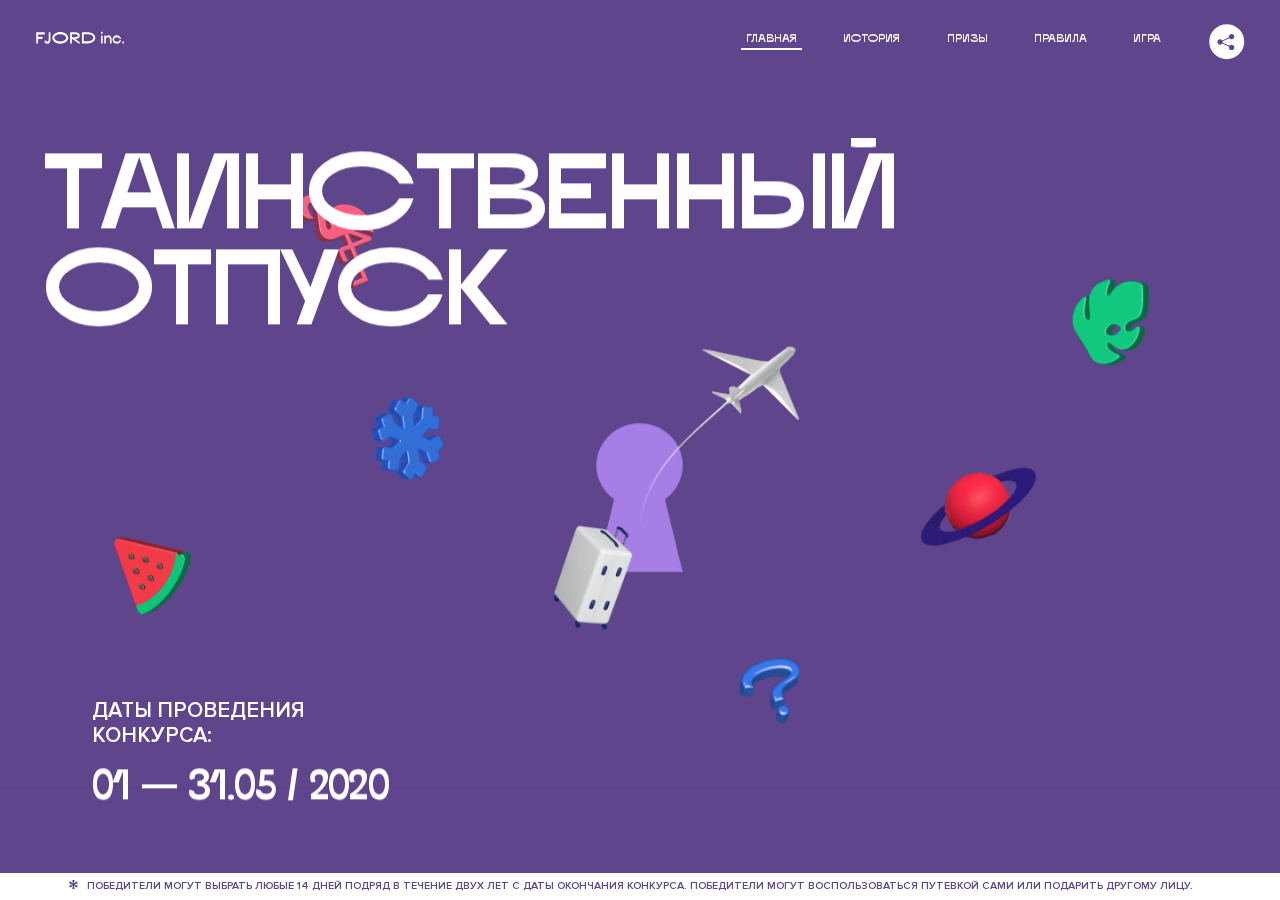
<file: 7/index.html>
<!DOCTYPE html>
<html lang="ru">
<head>
  <meta charset="UTF-8">
  <meta name="description" content="">
  <meta name="viewport" content="width=device-width, initial-scale=1.0">
  <meta http-equiv="X-UA-Compatible" content="ie=edge">
  <title>Mysterious Vacation</title>
  <link rel="stylesheet" href="css/style.min.css">
<link href="css/style.min.css" rel="stylesheet">  <base href="https://htmlacademy-animation.github.io/141154-magic-vacation-1/7/">
</head>
<body>
  <header class="page-header js-header">
    <div class="page-header__wrapper">
      <a href="#" class="page-header__logo" aria-label="Перейти на страницу FJORD.Inc">
        <svg width="100" height="15" viewBox="0 0 100 15" fill="none" xmlns="http://www.w3.org/2000/svg">
          <path d="M0.26 1.4V14H2.276V8.906H7.334V6.44H2.276V3.848H9.872V1.4H0.26ZM12.733 14.36C15.127 14.36 16.243 12.65 16.243 9.5V1.4H14.263V8.96C14.263 11.21 13.723 11.876 12.733 11.876C11.833 11.876 11.473 11.3 11.347 10.58L9.36702 10.94C9.63702 13.046 10.663 14.36 12.733 14.36ZM18.3918 7.7C18.3918 11.372 22.3878 14.36 27.3198 14.36C32.2518 14.36 36.2478 11.372 36.2478 7.7C36.2478 4.028 32.2518 1.04 27.3198 1.04C22.3878 1.04 18.3918 4.028 18.3918 7.7ZM20.6058 7.7C20.6058 5.378 23.6118 3.524 27.3198 3.524C30.9918 3.524 33.9798 5.378 33.9798 7.7C33.9798 10.004 30.9918 11.858 27.3198 11.858C23.6118 11.858 20.6058 10.004 20.6058 7.7ZM40.403 14V8.906H40.799L49.079 14.702V12.38L44.039 8.906H44.201C47.999 8.906 49.277 7.304 49.277 5.162C49.277 3.092 47.999 1.4 44.201 1.4H38.387V14H40.403ZM43.535 3.722C45.785 3.722 47.045 4.136 47.045 5.432C47.045 6.764 45.785 7.034 43.535 7.034H40.403V3.722H43.535ZM51.6936 1.382V14H57.8676C62.7456 14 66.7236 11.534 66.7236 7.7C66.7236 3.848 62.7456 1.382 57.8676 1.382H51.6936ZM53.7096 11.624V3.722H57.5436C61.5396 3.722 64.4916 5.018 64.4916 7.7C64.4916 10.238 61.5396 11.624 57.5436 11.624H53.7096ZM73.1832 14.018H74.9832V5H73.1832V14.018ZM72.9132 1.976C72.9132 2.57 73.3992 3.092 74.0832 3.092C74.7492 3.092 75.2352 2.57 75.2352 1.976C75.2352 1.382 74.7672 0.805999 74.0832 0.805999C73.3812 0.805999 72.9132 1.382 72.9132 1.976ZM76.7867 14H78.5687V9.104C78.7487 8.006 79.5947 6.962 81.0887 6.962C82.1147 6.962 83.2667 7.448 83.2667 9.554V14H85.0487V9.014C85.0487 6.152 83.2307 4.73 81.3587 4.73C79.9187 4.73 79.0727 5.558 78.5687 6.854V5H76.7867V14ZM90.9898 14.27C93.5098 14.27 95.3818 12.506 95.7238 10.328H94.0498C93.7258 11.3 92.6998 12.02 90.9898 12.02C88.8478 12.02 87.7678 10.922 87.7678 9.59C87.7678 8.24 88.8478 6.962 90.9898 6.962C92.7538 6.962 93.7978 7.844 94.0858 8.924H95.7418C95.4358 6.71 93.6178 4.73 90.9898 4.73C88.0918 4.73 86.1298 7.124 86.1298 9.59C86.1298 12.074 88.1278 14.27 90.9898 14.27ZM97.0693 12.938C97.0693 13.658 97.5553 14.144 98.2753 14.144C98.9953 14.144 99.4813 13.658 99.4813 12.938C99.4813 12.2 98.9953 11.714 98.2753 11.714C97.5553 11.714 97.0693 12.2 97.0693 12.938Z" fill="currentColor"></path>
        </svg>
      </a>
      <button class="page-header__toggler js-menu-toggler" type="button" aria-label="Управление мобильным меню"><span>Меню</span></button>
      <nav class="page-header__nav">
        <div class="page-header__menu js-menu" id="menu">
          <ul>
            <li>
              <a class="js-menu-link active" href="#top" data-href="top">главная</a>
            </li>
            <li>
              <a class="js-menu-link" href="#story" data-href="story">история</a>
            </li>
            <li>
              <a class="js-menu-link" href="#prizes" data-href="prizes">призы</a>
            </li>
            <li>
              <a class="js-menu-link" href="#rules" data-href="rules">правила</a>
            </li>
            <li>
              <a class="js-menu-link" href="#game" data-href="game">игра</a>
            </li>
          </ul>
        </div>
        <div class="page-header__social">
          <div class="social-block js-social-block">
            <button class="social-block__toggler" aria-label="Управлять блоком с социальными кнопками">
              <svg width="26" height="22" viewBox="0 0 27 22" fill="none" xmlns="http://www.w3.org/2000/svg">
                <path d="M19.6721 7.43664C21.6273 7.43664 23.213 5.85095 23.213 3.89566C23.213 1.94037 21.6273 0.354675 19.6721 0.354675C17.7168 0.354675 16.1311 1.94037 16.1311 3.89566C16.1311 4.19968 16.1728 4.49178 16.2458 4.77345L7.21751 8.95527C6.57519 8.05214 5.52303 7.46049 4.33078 7.46049C2.37549 7.46049 0.789795 9.04618 0.789795 11.0015C0.789795 12.9568 2.37549 14.5425 4.33078 14.5425C5.52303 14.5425 6.57668 13.9508 7.21751 13.0477L16.2458 17.2295C16.1743 17.5112 16.1311 17.8033 16.1311 18.1073C16.1311 20.0626 17.7168 21.6483 19.6721 21.6483C21.6273 21.6483 23.213 20.0626 23.213 18.1073C23.213 16.152 21.6273 14.5663 19.6721 14.5663C18.4798 14.5663 17.4262 15.158 16.7853 16.0611L7.75701 11.8793C7.82854 11.5976 7.87176 11.3055 7.87176 11.0015C7.87176 10.6974 7.83003 10.4053 7.75701 10.1237L16.7853 5.94186C17.4262 6.84499 18.4783 7.43664 19.6721 7.43664Z" fill="currentColor"></path>
              </svg>
            </button>
            <ul class="social-block__list">
              <li>
                <a class="social-block__link social-block__link--fb" href="#" aria-label="Мы на Facebook">
                  <svg width="8" height="17" viewBox="0 0 8 17" fill="none" xmlns="http://www.w3.org/2000/svg">
                    <path d="M4.24646 16.9899H1.09275L1.05793 8.49828H0V5.30707H1.05793V3.81124C1.05793 1.42084 2.57654 0 5.21735 0H7.41758V3.18585H5.30841C4.28262 3.18585 4.2478 3.48582 4.2478 4.24914V5.30707H7.42964L7.16716 8.49828H4.2478V16.9899H4.24646Z" fill="currentColor"></path>
                  </svg>
                </a>
              </li>
              <li>
                <a class="social-block__link social-block__link--insta" href="#" aria-label="Мы в Instagram">
                  <svg width="15" height="15" viewBox="0 0 15 15" fill="none" xmlns="http://www.w3.org/2000/svg">
                    <path d="M11.0197 0H4.19806C2.14246 0 0.471191 1.66993 0.471191 3.72285V10.5499C0.471191 12.6082 2.14112 14.2727 4.19806 14.2727H11.0197C13.0753 14.2727 14.7466 12.6082 14.7466 10.5499V3.72285C14.7466 1.67127 13.0753 0 11.0197 0ZM11.0197 12.4849H4.19806C3.13076 12.4849 2.26432 11.6158 2.26432 10.5512V3.72419C2.26432 2.65956 3.13076 1.79715 4.19806 1.79715H11.0197C12.087 1.79715 12.9535 2.6609 12.9535 3.72419V10.5512C12.9535 11.6145 12.087 12.4849 11.0197 12.4849Z" fill="currentColor"></path>
                    <path d="M7.60887 3.11084C5.38989 3.11084 3.58203 4.9187 3.58203 7.14036C3.58203 9.35532 5.38989 11.1645 7.60887 11.1645C9.83053 11.1645 11.6357 9.35666 11.6357 7.14036C11.6357 4.9187 9.83053 3.11084 7.60887 3.11084ZM7.60887 9.36871C6.37551 9.36871 5.37784 8.37372 5.37784 7.14036C5.37784 5.90699 6.37551 4.90665 7.60887 4.90665C8.83822 4.90665 9.84259 5.90833 9.84259 7.14036C9.84392 8.37238 8.83822 9.36871 7.60887 9.36871Z" fill="currentColor"></path>
                    <path d="M11.3573 2.35962C10.8256 2.35962 10.3931 2.79752 10.3931 3.32381C10.3931 3.85546 10.8256 4.29336 11.3573 4.29336C11.8862 4.29336 12.3215 3.85546 12.3215 3.32381C12.3215 2.79752 11.8862 2.35962 11.3573 2.35962Z" fill="currentColor"></path>
                  </svg>
                </a>
              </li>
              <li>
                <a class="social-block__link social-block__link--vk" href="#" aria-label="Мы ВКонтакте">
                  <svg width="17" height="10" viewBox="0 0 17 10" fill="none" xmlns="http://www.w3.org/2000/svg">
                    <path d="M14.1234 4.9002C14.1234 4.9002 16.3623 1.72708 16.5866 0.680242C16.6595 0.312285 16.4947 0.103188 16.1069 0.103188C16.1069 0.103188 14.8193 0.103188 14.168 0.103188C13.7235 0.103188 13.5587 0.293278 13.4235 0.579768C13.4235 0.579768 12.3724 2.82553 11.0969 4.24712C10.6861 4.70333 10.4781 4.84318 10.2511 4.84318C10.0646 4.84318 9.98625 4.6911 9.98625 4.27834V0.649016C9.98625 0.147997 9.92545 0.00135496 9.5066 0.00135496H6.39628C6.15578 0.00135496 6.0085 0.134417 6.0085 0.324506C6.0085 0.801084 6.73406 0.908351 6.73406 2.20231V4.87305C6.73406 5.40529 6.70569 5.61575 6.45303 5.61575C5.78016 5.61575 4.19528 3.30618 3.30623 0.678887C3.12923 0.145282 2.93737 0 2.43475 0H0.486409C0.205373 0 0 0.190085 0 0.476576C0 0.991172 0.60666 3.40801 2.99277 6.64358C4.59927 8.8201 6.70569 10 8.60269 10C9.76196 10 10.0416 9.80312 10.0416 9.31432V7.63883C10.0416 7.22607 10.2065 7.04956 10.4429 7.04956C10.7078 7.04956 11.1847 7.13238 12.2805 8.22268C13.5843 9.47862 13.6762 10 14.3896 10H16.5676C16.7919 10 17 9.89273 17 9.52342C17 9.02919 16.3623 8.15343 15.384 7.10659C14.9801 6.56755 14.3302 5.98914 14.1248 5.72301C13.8275 5.40801 13.9154 5.23014 14.1234 4.9002Z" fill="currentColor"></path>
                  </svg>
                </a>
              </li>
            </ul>
          </div>
        </div>
      </nav>
    </div>
  </header>

  <main class="page-content">

    <section class="bg_overlap"></section>
    <section class="animation-screen"></section>

    <section class="screen screen--hidden screen--intro js-scrollspy" id="top">
      <div class="screen__wrapper">
        <div class="intro">
          <h1 class="intro__title">Таинственный отпуск</h1>
          <div class="intro__content">
            <div class="intro__info">
              <p class="intro__label">Даты проведения конкурса:</p>
              <p class="intro__date">01 — 31.05 / 2020</p>
            </div>
            <div class="intro__message">
              <p>
                Отгадай первым место назначения и&nbsp;отправься в&nbsp;путешествие в&nbsp;любое время или получи один из многочисленных призов
                <svg width="16" height="16" viewBox="0 0 10 10" fill="none" xmlns="http://www.w3.org/2000/svg">
                  <path d="M0 6.35337L3.90271 4.99012L0 3.64663L1.34615 1.32374L4.44287 4.01073L3.67364 0H6.34615L5.57692 4.01073L8.65385 1.32374L10 3.64663L6.13405 4.99012L10 6.35337L8.65385 8.65651L5.57692 5.98927L6.34615 10H3.67364L4.44287 5.96952L1.34615 8.65651L0 6.35337Z" fill="currentColor"></path>
                </svg>
              </p>
            </div>
          </div>
        </div>
      </div>
      <div class="screen__footer js-footer">
        <button class="screen__footer-enlarge js-footer-toggler" type="button" aria-label="Показать сообщение">
          <svg width="10" height="10" viewBox="0 0 10 10" fill="none" xmlns="http://www.w3.org/2000/svg">
            <path d="M0 6.35337L3.90271 4.99012L0 3.64663L1.34615 1.32374L4.44287 4.01073L3.67364 0H6.34615L5.57692 4.01073L8.65385 1.32374L10 3.64663L6.13405 4.99012L10 6.35337L8.65385 8.65651L5.57692 5.98927L6.34615 10H3.67364L4.44287 5.96952L1.34615 8.65651L0 6.35337Z" fill="currentColor"></path>
          </svg>
        </button>
        <button class="screen__footer-collapse js-footer-toggler" type="button" aria-label="Скрыть сообщение">
          <svg width="13" height="13" viewBox="0 0 13 13" fill="none" xmlns="http://www.w3.org/2000/svg">
            <line x1="12.3536" y1="0.353553" x2="0.738349" y2="11.9688" stroke="currentColor"></line>
            <line x1="0.738319" y1="0.539925" x2="12.3535" y2="12.1551" stroke="currentColor"></line>
          </svg>
        </button>
        <div class="screen__footer-wrapper">
          <div class="screen__footer-announce">
            <p class="screen__footer-label">Даты проведения конкурса:</p>
            <p class="screen__footer-date">01 — 31.05 / 2020</p>
          </div>
          <div class="screen__footer-note">
            <p>
              <svg width="10" height="10" viewBox="0 0 10 10" fill="none" xmlns="http://www.w3.org/2000/svg">
                <path d="M0 6.35337L3.90271 4.99012L0 3.64663L1.34615 1.32374L4.44287 4.01073L3.67364 0H6.34615L5.57692 4.01073L8.65385 1.32374L10 3.64663L6.13405 4.99012L10 6.35337L8.65385 8.65651L5.57692 5.98927L6.34615 10H3.67364L4.44287 5.96952L1.34615 8.65651L0 6.35337Z" fill="currentColor"></path>
              </svg>
              <span>Победители могут выбрать любые 14 дней подряд в&nbsp;течение двух лет с&nbsp;даты окончания конкурса. Победители могут воспользоваться путевкой сами или подарить другому лицу.</span>
            </p>
          </div>
        </div>
      </div>
    </section>

    <section class="screen screen--hidden screen--story js-scrollspy" id="story">

      <div class="slider swiper-container js-slider">

        <div class="swiper-wrapper">

          <div class="slider__item swiper-slide slider__item--show">
            <h2 class="slider__item-title">История</h2>
            <p class="slider__item-text">Джеймс Таргет был основателем компании &laquo;Fjord Inc.&raquo;. С&nbsp;1965 года &laquo;Fjord Inc.&raquo; прославилась надёжными и&nbsp;удобными чемоданами и&nbsp;аксессуарами для туристов.</p>
          </div>

          <div class="slider__item swiper-slide slider__item--show">
            <p class="slider__item-text">Когда Джеймсу было 7&nbsp;лет, в&nbsp;их&nbsp;доме гостил дядюшка и&nbsp;развлекал детей рассказами о&nbsp;своей поездке в&nbsp;место, показавшееся малышу Таргету невероятным. Тогда Джеймс решил, что однажды посетит его, но&nbsp;не&nbsp;будет рассказывать о&nbsp;мечте, пока не&nbsp;осуществит.</p>
          </div>

          <div class="slider__item swiper-slide slider__item--show">
            <p class="slider__item-text">Джеймс Таргет стал увлеченным путешественником. Он&nbsp;посетил 5&nbsp;континентов, 126&nbsp;стран.</p>
          </div>

          <div class="slider__item swiper-slide slider__item--show">
            <p class="slider__item-text">Он&nbsp;сплавлялся по&nbsp;Амазонке и&nbsp;погружался в&nbsp;пещеры Франции, медитировал в&nbsp;горах Тибета и&nbsp;пожимал руку вождя племени Акугауа.</p>
          </div>

          <div class="slider__item swiper-slide slider__item--show">
            <p class="slider__item-text">Из&nbsp;своих поездок Джеймс Таргет привозил идеи, как сделать свои чемоданы &laquo;Fjord Inc.&raquo; удобными и&nbsp;приспособленными к&nbsp;разным дорожным условиям.</p>
          </div>

          <div class="slider__item swiper-slide slider__item--show">
            <p class="slider__item-text">Всё это время Джеймс не&nbsp;оставлял идею поездки своей мечты. Однако, как только он&nbsp;брался за&nbsp;планирование, возникали препятствия, не&nbsp;позволяющие отправиться туда.</p>
          </div>

          <div class="slider__item swiper-slide slider__item--show">
            <p class="slider__item-text">В&nbsp;возрасте 67&nbsp;лет Джеймс Таргет попал под лавину и&nbsp;погиб. В&nbsp;своём завещании он&nbsp;поручил отправить в&nbsp;заветное путешествие трёх смельчаков, единых с&nbsp;ним духом.</p>
          </div>

          <div class="slider__item swiper-slide slider__item--show">
            <p class="slider__item-text">Тех, кто сможет узнать таинственное место, задавая вопросы специально обученному ИИ&nbsp;&laquo;Соне&raquo;, ждет фантастическое путешествие.</p>
          </div>
        </div>
        <div class="slider__controls">
          <button class="slider__control slider__control--prev js-control-prev" type="button" aria-label="Показать предыдущую историю">
            <svg width="12" height="22" viewBox="0 0 12 22" fill="none" xmlns="http://www.w3.org/2000/svg">
              <path d="M11 1L1 11L11 21" stroke="currentColor" stroke-width="2" stroke-linejoin="round"></path>
            </svg>
          </button>
          <button class="slider__control slider__control--next js-control-next" type="button" aria-label="Показать следующую историю">
            <svg width="12" height="22" viewBox="0 0 12 22" fill="none" xmlns="http://www.w3.org/2000/svg">
              <path d="M1 1L11 11L1 21" stroke="currentColor" stroke-width="2" stroke-linejoin="round"></path>
            </svg>
          </button>
        </div>
        <div class="slider__pagination swiper-pagination"></div>
      </div>
    </section>

    <section class="screen screen--hidden screen--prizes js-scrollspy" id="prizes">
      <div class="screen__wrapper">
        <div class="prizes">
          <h2 class="prizes__title">ПРизы</h2>
          <div class="prizes__lead">
            <p>Найди ответ и&nbsp;получи один из&nbsp;призов:</p>
          </div>
          <ul class="prizes__list">
            <li class="prizes__item prizes__item--journeys">
              <div class="prizes__icon">
                <picture>
                  <source srcset="img/prize1-mob.svg" media="(orientation: portrait)">
                  <img alt="">
                </picture>
              </div>
              <p class="prizes__desc">
                <b>3</b>
                <span>загадочных путешествия</span>
              </p>
            </li>
            <li class="prizes__item prizes__item--cases">
              <div class="prizes__icon">
                <picture>
                  <source srcset="img/prize2-mob.svg" media="(orientation: portrait)">
                  <img src="img/prize2.svg" alt="">
                </picture>
              </div>
              <p class="prizes__desc">
                <b>7</b>
                <span>надежных чемоданов</span>
              </p>
            </li>
            <li class="prizes__item prizes__item--codes">
              <div class="prizes__icon">
                <picture>
                  <source srcset="img/prize3-mob.svg" media="(orientation: portrait)">
                  <img src="img/prize3.svg" alt="">
                </picture>
              </div>
              <p class="prizes__desc">
                <b>900</b>
                <span>
                  промокодов на&nbsp;скидку 15%
                  <svg width="10" height="10" viewBox="0 0 10 10" fill="none" xmlns="http://www.w3.org/2000/svg">
                    <path d="M0 6.35337L3.90271 4.99012L0 3.64663L1.34615 1.32374L4.44287 4.01073L3.67364 0H6.34615L5.57692 4.01073L8.65385 1.32374L10 3.64663L6.13405 4.99012L10 6.35337L8.65385 8.65651L5.57692 5.98927L6.34615 10H3.67364L4.44287 5.96952L1.34615 8.65651L0 6.35337Z" fill="currentColor"></path>
                  </svg>
                </span>
              </p>
            </li>
          </ul>
        </div>
      </div>
      <div class="screen__footer js-footer">
        <button class="screen__footer-enlarge js-footer-toggler" type="button" aria-label="Показать сообщение">
          <svg width="10" height="10" viewBox="0 0 10 10" fill="none" xmlns="http://www.w3.org/2000/svg">
            <path d="M0 6.35337L3.90271 4.99012L0 3.64663L1.34615 1.32374L4.44287 4.01073L3.67364 0H6.34615L5.57692 4.01073L8.65385 1.32374L10 3.64663L6.13405 4.99012L10 6.35337L8.65385 8.65651L5.57692 5.98927L6.34615 10H3.67364L4.44287 5.96952L1.34615 8.65651L0 6.35337Z" fill="currentColor"></path>
          </svg>
        </button>
        <button class="screen__footer-collapse js-footer-toggler" type="button" aria-label="Скрыть сообщение">
          <svg width="13" height="13" viewBox="0 0 13 13" fill="none" xmlns="http://www.w3.org/2000/svg">
            <line x1="12.3536" y1="0.353553" x2="0.738349" y2="11.9688" stroke="currentColor"></line>
            <line x1="0.738319" y1="0.539925" x2="12.3535" y2="12.1551" stroke="currentColor"></line>
          </svg>
        </button>
        <div class="screen__footer-wrapper">
          <div class="screen__footer-announce">
            <p class="screen__footer-label">Даты проведения конкурса:</p>
            <p class="screen__footer-date">01 — 31.05 / 2020</p>
          </div>
          <div class="screen__footer-note">
            <p>
              <svg width="10" height="10" viewBox="0 0 10 10" fill="none" xmlns="http://www.w3.org/2000/svg">
                <path d="M0 6.35337L3.90271 4.99012L0 3.64663L1.34615 1.32374L4.44287 4.01073L3.67364 0H6.34615L5.57692 4.01073L8.65385 1.32374L10 3.64663L6.13405 4.99012L10 6.35337L8.65385 8.65651L5.57692 5.98927L6.34615 10H3.67364L4.44287 5.96952L1.34615 8.65651L0 6.35337Z" fill="currentColor"></path>
              </svg>
              <span>Скидка&nbsp;15% на&nbsp;единоразовое приобретение путёвки с&nbsp;1&nbsp;июня 2020 по&nbsp;31&nbsp;мая 2022&nbsp;года. Суммируется с&nbsp;другими акциями</span>
            </p>
          </div>
        </div>
      </div>
    </section>

    <section class="screen screen--hidden screen--rules js-scrollspy" id="rules">
      <div class="screen__wrapper">
        <div class="rules">
          <h2 class="rules__title">Правила</h2>
          <div class="rules__lead">
            <p>Для того чтобы получить наследство Джеймса Таргета, тебе нужно выведать у&nbsp;&laquo;Сони&raquo;, куда предстоит отправиться тебе в&nbsp;случае победы</p>
          </div>
          <ol class="rules__list">
            <li class="rules__item">
              <p>Тебе отводится <br>5&nbsp;минут</p>
            </li>
            <li class="rules__item">
              <p>Задавай любые вопросы в&nbsp;текстовом поле</p>
            </li>
            <li class="rules__item">
              <p>Нажимай кнопку &laquo;Узнать&raquo;, чтобы получить ответ</p>
            </li>
            <li class="rules__item">
              <p>&laquo;Соня&raquo; может отвечать только&nbsp;Да или Нет</p>
            </li>
          </ol>
          <a href="#game" class="rules__link btn"><span>Погнали!</span></a>
        </div>
      </div>
      <div class="screen__disclaimer">
        <div class="disclaimer">
          <ul>
            <li>
              <a href="#">Правовая информация</a>
            </li>
            <li>
              <a href="#">Подробные правила</a>
            </li>
          </ul>
        </div>
      </div>
    </section>

    <section class="screen screen--hidden screen--game js-scrollspy" id="game">
      <div class="screen__wrapper">
        <div class="game">
          <div class="game__header">
            <h2 class="game__title">Игра</h2>
            <div class="game__counter">
              <span>05</span>:<span>00</span>
            </div>
          </div>
          <div class="game__body">
            <div class="chat">
              <div class="chat__body js-chat">
                <ul class="chat__list" id="messages"></ul>
              </div>
              <div class="chat__footer">
                <form action="#" method="post" class="form" id="message-form">
                  <div class="input-wrapper">
                    <label for="message-field" class="visually-hidden">Поле для ввода вопроса</label>
                    <input type="text" class="form__field" id="message-field">
                  </div>
                  <button class="form__button btn">
                    Узнать
                    <svg width="18" height="19" viewBox="0 0 18 19" fill="none" xmlns="http://www.w3.org/2000/svg">
                      <path stroke="currentColor" stroke-width="2" d="M9 19V1"></path>
                      <path d="M1 9l8-8 8 8" stroke="currentColor" stroke-width="2" stroke-linejoin="round"></path>
                    </svg>
                  </button>
                </form>
              </div>
            </div>
          </div>
          <!-- временные кнопки для показа результата -->
          <div class="game__buttons">
            <button class="game__button btn js-show-result" type="button" data-target="result">Положительный результат</button>
            <button class="game__button btn js-show-result" type="button" data-target="result2">Положительный результат - 2</button>
            <button class="game__button btn js-show-result" type="button" data-target="result3">Отрицательный результат</button>
          </div>
        </div>
      </div>
    </section>

    <section class="screen screen--hidden screen--result" id="result">
      <div class="screen__wrapper">
        <div class="result result--trip">
          <div class="result__image">
            <picture>
              <source srcset="img/result1-mob.png 1x, img/result1-mob@2x.png 2x" media="(max-width: 768px) and (orientation: portrait)">
              <img src="img/result1.png" srcset="img/result1@2x.png 2x" alt="">
            </picture>
          </div>
          <h2 class="result__title">
            <span class="visually-hidden">ПОбеда!</span>
            <svg xmlns="http://www.w3.org/2000/svg" viewBox="0 0 568.85 109.24">
              <path d="M16,24.44V92H2.6V8H75V92H61.52V24.44H16Z" transform="translate(-2.1 -1.5)" fill="none" stroke="currentColor"></path>
              <path d="M148.76,5.6c32.88,0,59.52,19.92,59.52,44.4s-26.64,44.4-59.52,44.4S89.24,74.48,89.24,50,115.88,5.6,148.76,5.6Zm0,72.12c24.48,0,44.4-12.36,44.4-27.72s-19.92-27.84-44.4-27.84C124,22.16,104,34.52,104,50S124,77.72,148.76,77.72Z" transform="translate(-2.1 -1.5)" fill="none" stroke="currentColor"></path>
              <path d="M287.36,8V24.44H236v14.4h25.32c25.44,0,34,11.16,34,26.52,0,15.6-8.52,26.64-34,26.64H222.56V8h64.8ZM256.88,76.52c15.12,0,23.52-2,23.52-11.52S272,54.44,256.88,54.44H236V76.52h20.88Z" transform="translate(-2.1 -1.5)" fill="none" stroke="currentColor"></path>
              <path d="M371.47,8V24.44H320.84V41.6h33.6V58h-33.6V75.56h50.64V92H307.4V8h64.08Z" transform="translate(-2.1 -1.5)" fill="none" stroke="currentColor"></path>
              <path d="M382.39,110.24V75.56h7.44c4.56-4.68,7.8-18.36,8.76-56L399,8h48.6V75.56h10v34.68H442.87V92H397v18.24H382.39Zm51.72-34.68V24.44H411.55v3.12c-0.48,22.44-3.24,37.68-7.2,48h29.76Z" transform="translate(-2.1 -1.5)" fill="none" stroke="currentColor"></path>
              <path d="M463.75,92l28-84h27.12l28.08,84H533.47l-7.8-23.52h-37.8L480.07,92H463.75Zm56.64-40L507,11.84,493.51,52h26.88Z" transform="translate(-2.1 -1.5)" fill="none" stroke="currentColor"></path>
              <path d="M554.12,70.4L555.55,2H569l1.44,68.4H554.12Zm8.28,6.36c4.8,0,8,3.24,8,8.16a8,8,0,1,1-16.08,0C554.35,80,557.59,76.76,562.39,76.76Z" transform="translate(-2.1 -1.5)" fill="none" stroke="currentColor"></path>
            </svg>
          </h2>
          <div class="result__text">
            <p>ты&nbsp;отправляешься в&nbsp;Арктику!</p>
          </div>
          <div class="result__form">
            <form action="#" method="post" class="form form--result">
              <label for="email-field" class="form__label">зарегистрируй результат</label>
              <input type="email" class="form__field" id="email-field" placeholder="e-mail для регистации результата и получения приза" required="">
              <button class="form__button btn">
                отправить
                <svg width="18" height="19" viewBox="0 0 18 19" fill="none" xmlns="http://www.w3.org/2000/svg">
                  <path stroke="currentColor" stroke-width="2" d="M9 19V1"></path>
                  <path d="M1 9l8-8 8 8" stroke="currentColor" stroke-width="2" stroke-linejoin="round"></path>
                </svg>
              </button>
            </form>
          </div>
        </div>
      </div>
    </section>

    <section class="screen screen--hidden screen--result" id="result2">
      <div class="screen__wrapper">
        <div class="result result--prize">
          <div class="result__image">
            <picture>
              <source srcset="img/result2-mob.png 1x, img/result2-mob@2x.png 2x" media="(max-width: 768px) and (orientation: portrait)">
              <img src="img/result2.png" srcset="img/result2@2x.png 2x" alt="">
            </picture>
          </div>
          <h2 class="result__title">
            <span class="visually-hidden">ПОбеда!</span>
            <svg xmlns="http://www.w3.org/2000/svg" viewBox="0 0 568.85 109.24">
              <path d="M16,24.44V92H2.6V8H75V92H61.52V24.44H16Z" transform="translate(-2.1 -1.5)" fill="none" stroke="currentColor"></path>
              <path d="M148.76,5.6c32.88,0,59.52,19.92,59.52,44.4s-26.64,44.4-59.52,44.4S89.24,74.48,89.24,50,115.88,5.6,148.76,5.6Zm0,72.12c24.48,0,44.4-12.36,44.4-27.72s-19.92-27.84-44.4-27.84C124,22.16,104,34.52,104,50S124,77.72,148.76,77.72Z" transform="translate(-2.1 -1.5)" fill="none" stroke="currentColor"></path>
              <path d="M287.36,8V24.44H236v14.4h25.32c25.44,0,34,11.16,34,26.52,0,15.6-8.52,26.64-34,26.64H222.56V8h64.8ZM256.88,76.52c15.12,0,23.52-2,23.52-11.52S272,54.44,256.88,54.44H236V76.52h20.88Z" transform="translate(-2.1 -1.5)" fill="none" stroke="currentColor"></path>
              <path d="M371.47,8V24.44H320.84V41.6h33.6V58h-33.6V75.56h50.64V92H307.4V8h64.08Z" transform="translate(-2.1 -1.5)" fill="none" stroke="currentColor"></path>
              <path d="M382.39,110.24V75.56h7.44c4.56-4.68,7.8-18.36,8.76-56L399,8h48.6V75.56h10v34.68H442.87V92H397v18.24H382.39Zm51.72-34.68V24.44H411.55v3.12c-0.48,22.44-3.24,37.68-7.2,48h29.76Z" transform="translate(-2.1 -1.5)" fill="none" stroke="currentColor"></path>
              <path d="M463.75,92l28-84h27.12l28.08,84H533.47l-7.8-23.52h-37.8L480.07,92H463.75Zm56.64-40L507,11.84,493.51,52h26.88Z" transform="translate(-2.1 -1.5)" fill="none" stroke="currentColor"></path>
              <path d="M554.12,70.4L555.55,2H569l1.44,68.4H554.12Zm8.28,6.36c4.8,0,8,3.24,8,8.16a8,8,0,1,1-16.08,0C554.35,80,557.59,76.76,562.39,76.76Z" transform="translate(-2.1 -1.5)" fill="none" stroke="currentColor"></path>
            </svg>
          </h2>
          <div class="result__text">
            <p>чемодан &laquo;Fjord&nbsp;Inc.&raquo;&nbsp;твой</p>
          </div>
          <div class="result__form">
            <form action="#" method="post" class="form form--result">
              <label for="email-field2" class="form__label">зарегистрируй результат</label>
              <input type="email" class="form__field" id="email-field2" placeholder="e-mail для регистации результата и получения приза" required="">
              <button class="form__button btn">
                отправить
                <svg width="18" height="19" viewBox="0 0 18 19" fill="none" xmlns="http://www.w3.org/2000/svg">
                  <path stroke="currentColor" stroke-width="2" d="M9 19V1"></path>
                  <path d="M1 9l8-8 8 8" stroke="currentColor" stroke-width="2" stroke-linejoin="round"></path>
                </svg>
              </button>
            </form>
          </div>
        </div>
      </div>
    </section>

    <section class="screen screen--hidden screen--result" id="result3">
      <div class="screen__wrapper">
        <div class="result result--negative">
          <div class="result__image">
            <picture>
              <source srcset="img/result3-mob.png 1x, img/result3-mob@2x.png 2x" media="(max-width: 768px) and (orientation: portrait)">
              <img src="img/result3.png" srcset="img/result3@2x.png 2x" alt="">
            </picture>
          </div>
          <h2 class="result__title">
            <span class="visually-hidden">Не угадал!</span>
            <svg xmlns="http://www.w3.org/2000/svg" viewBox="0 0 660.77 109.24">
              <path d="M2.66,92V8H16.1V42.2H53.3V8H66.74V92H53.3V58.64H16.1V92H2.66Z" transform="translate(-2.16 -1.5)" fill="none" stroke="currentColor"></path>
              <path d="M147.62,8V24.44H97V41.6h33.6V58H97V75.56h50.64V92H83.54V8h64.08Z" transform="translate(-2.16 -1.5)" fill="none" stroke="currentColor"></path>
              <path d="M199.22,8l20.52,42.36L235.34,8h16.44l-31,84H204.38l9.48-25.92L185.78,8h13.44Z" transform="translate(-2.16 -1.5)" fill="none" stroke="currentColor"></path>
              <path d="M273.74,24.44V92H260.3V8h50.16V24.44H273.74Z" transform="translate(-2.16 -1.5)" fill="none" stroke="currentColor"></path>
              <path d="M307.1,92l28-84h27.12l28.08,84H376.82L369,68.48h-37.8L323.42,92H307.1Zm56.64-40L350.3,11.84,336.86,52h26.88Z" transform="translate(-2.16 -1.5)" fill="none" stroke="currentColor"></path>
              <path d="M396.38,110.24V75.56h7.44c4.56-4.68,7.8-18.36,8.76-56L412.94,8h48.6V75.56h10v34.68H456.86V92H411v18.24H396.38ZM448.1,75.56V24.44H425.54v3.12c-0.48,22.44-3.24,37.68-7.2,48H448.1Z" transform="translate(-2.16 -1.5)" fill="none" stroke="currentColor"></path>
              <path d="M477.74,92l28-84h27.12L560.9,92H547.46l-7.8-23.52h-37.8L494.06,92H477.74Zm56.64-40-13.44-40.2L507.5,52h26.88Z" transform="translate(-2.16 -1.5)" fill="none" stroke="currentColor"></path>
              <path d="M568.7,76.88a13.77,13.77,0,0,0,5,1c6.6,0,10.44-6.24,12-58.32L586.22,8h46.2V92H619V24.44H598.82l-0.12,3.12C597.14,81,589,94.4,573.74,94.4a28.55,28.55,0,0,1-6.72-.84Z" transform="translate(-2.16 -1.5)" fill="none" stroke="currentColor"></path>
              <path d="M646.1,70.4L647.54,2H661l1.44,68.4H646.1Zm8.28,6.36c4.8,0,8,3.24,8,8.16a8,8,0,0,1-16.08,0C646.34,80,649.58,76.76,654.38,76.76Z" transform="translate(-2.16 -1.5)" fill="none" stroke="currentColor"></path>
            </svg>
          </h2>
          <button class="result__button js-play" type="button">
            не сдавайся!
            <span>
              <svg width="27" height="22" viewBox="0 0 27 22" fill="none" xmlns="http://www.w3.org/2000/svg">
                <path d="M10.6899 1.47998C5.42992 1.47998 1.16992 5.73998 1.16992 11C1.16992 16.26 5.42992 20.52 10.6899 20.52C15.9499 20.52 20.2099 16.26 20.2099 11V7.13998" stroke="currentColor" stroke-width="2" stroke-miterlimit="10"></path>
                <path d="M15.1099 12.5099L20.1499 7.13989L25.3099 12.6299" stroke="currentColor" stroke-width="2" stroke-miterlimit="10" stroke-linejoin="round"></path>
              </svg>
            </span>
          </button>
        </div>
      </div>
    </section>

  </main>

<script src="js/script.js"></script></body>
</html>
</file>
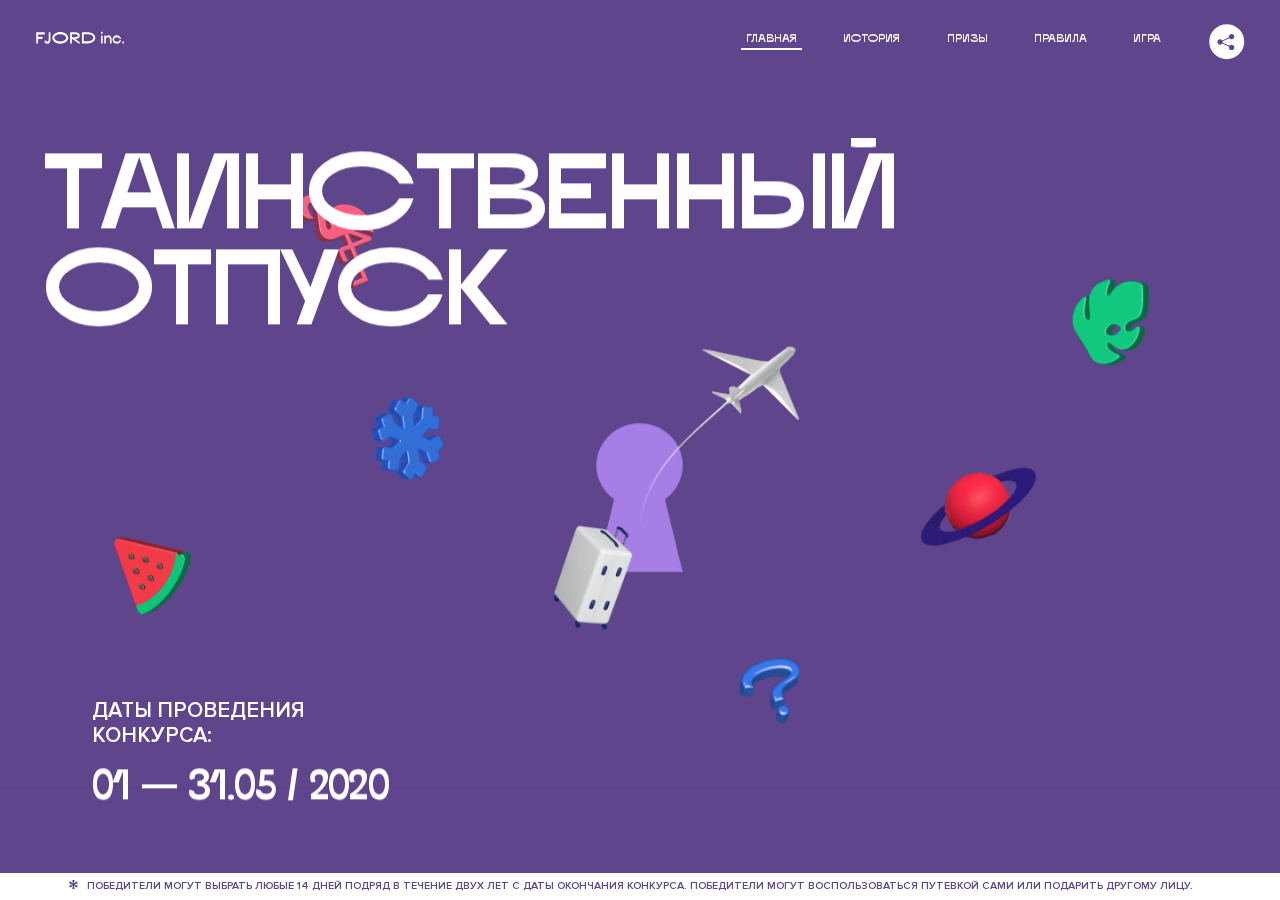
<file: 8/index.html>
<!DOCTYPE html>
<html lang="ru">
<head>
  <meta charset="UTF-8">
  <meta name="description" content="">
  <meta name="viewport" content="width=device-width, initial-scale=1.0">
  <meta http-equiv="X-UA-Compatible" content="ie=edge">
  <title>Mysterious Vacation</title>
  <link rel="stylesheet" href="css/style.min.css">
<link href="css/style.min.css" rel="stylesheet">  <base href="https://htmlacademy-animation.github.io/141154-magic-vacation-1/8/">
</head>
<body>
  <header class="page-header js-header">
    <div class="page-header__wrapper">
      <a href="#" class="page-header__logo" aria-label="Перейти на страницу FJORD.Inc">
        <svg width="100" height="15" viewBox="0 0 100 15" fill="none" xmlns="http://www.w3.org/2000/svg">
          <path d="M0.26 1.4V14H2.276V8.906H7.334V6.44H2.276V3.848H9.872V1.4H0.26ZM12.733 14.36C15.127 14.36 16.243 12.65 16.243 9.5V1.4H14.263V8.96C14.263 11.21 13.723 11.876 12.733 11.876C11.833 11.876 11.473 11.3 11.347 10.58L9.36702 10.94C9.63702 13.046 10.663 14.36 12.733 14.36ZM18.3918 7.7C18.3918 11.372 22.3878 14.36 27.3198 14.36C32.2518 14.36 36.2478 11.372 36.2478 7.7C36.2478 4.028 32.2518 1.04 27.3198 1.04C22.3878 1.04 18.3918 4.028 18.3918 7.7ZM20.6058 7.7C20.6058 5.378 23.6118 3.524 27.3198 3.524C30.9918 3.524 33.9798 5.378 33.9798 7.7C33.9798 10.004 30.9918 11.858 27.3198 11.858C23.6118 11.858 20.6058 10.004 20.6058 7.7ZM40.403 14V8.906H40.799L49.079 14.702V12.38L44.039 8.906H44.201C47.999 8.906 49.277 7.304 49.277 5.162C49.277 3.092 47.999 1.4 44.201 1.4H38.387V14H40.403ZM43.535 3.722C45.785 3.722 47.045 4.136 47.045 5.432C47.045 6.764 45.785 7.034 43.535 7.034H40.403V3.722H43.535ZM51.6936 1.382V14H57.8676C62.7456 14 66.7236 11.534 66.7236 7.7C66.7236 3.848 62.7456 1.382 57.8676 1.382H51.6936ZM53.7096 11.624V3.722H57.5436C61.5396 3.722 64.4916 5.018 64.4916 7.7C64.4916 10.238 61.5396 11.624 57.5436 11.624H53.7096ZM73.1832 14.018H74.9832V5H73.1832V14.018ZM72.9132 1.976C72.9132 2.57 73.3992 3.092 74.0832 3.092C74.7492 3.092 75.2352 2.57 75.2352 1.976C75.2352 1.382 74.7672 0.805999 74.0832 0.805999C73.3812 0.805999 72.9132 1.382 72.9132 1.976ZM76.7867 14H78.5687V9.104C78.7487 8.006 79.5947 6.962 81.0887 6.962C82.1147 6.962 83.2667 7.448 83.2667 9.554V14H85.0487V9.014C85.0487 6.152 83.2307 4.73 81.3587 4.73C79.9187 4.73 79.0727 5.558 78.5687 6.854V5H76.7867V14ZM90.9898 14.27C93.5098 14.27 95.3818 12.506 95.7238 10.328H94.0498C93.7258 11.3 92.6998 12.02 90.9898 12.02C88.8478 12.02 87.7678 10.922 87.7678 9.59C87.7678 8.24 88.8478 6.962 90.9898 6.962C92.7538 6.962 93.7978 7.844 94.0858 8.924H95.7418C95.4358 6.71 93.6178 4.73 90.9898 4.73C88.0918 4.73 86.1298 7.124 86.1298 9.59C86.1298 12.074 88.1278 14.27 90.9898 14.27ZM97.0693 12.938C97.0693 13.658 97.5553 14.144 98.2753 14.144C98.9953 14.144 99.4813 13.658 99.4813 12.938C99.4813 12.2 98.9953 11.714 98.2753 11.714C97.5553 11.714 97.0693 12.2 97.0693 12.938Z" fill="currentColor"></path>
        </svg>
      </a>
      <button class="page-header__toggler js-menu-toggler" type="button" aria-label="Управление мобильным меню"><span>Меню</span></button>
      <nav class="page-header__nav">
        <div class="page-header__menu js-menu" id="menu">
          <ul>
            <li>
              <a class="js-menu-link active" href="#top" data-href="top">главная</a>
            </li>
            <li>
              <a class="js-menu-link" href="#story" data-href="story">история</a>
            </li>
            <li>
              <a class="js-menu-link" href="#prizes" data-href="prizes">призы</a>
            </li>
            <li>
              <a class="js-menu-link" href="#rules" data-href="rules">правила</a>
            </li>
            <li>
              <a class="js-menu-link" href="#game" data-href="game">игра</a>
            </li>
          </ul>
        </div>
        <div class="page-header__social">
          <div class="social-block js-social-block">
            <button class="social-block__toggler" aria-label="Управлять блоком с социальными кнопками">
              <svg width="26" height="22" viewBox="0 0 27 22" fill="none" xmlns="http://www.w3.org/2000/svg">
                <path d="M19.6721 7.43664C21.6273 7.43664 23.213 5.85095 23.213 3.89566C23.213 1.94037 21.6273 0.354675 19.6721 0.354675C17.7168 0.354675 16.1311 1.94037 16.1311 3.89566C16.1311 4.19968 16.1728 4.49178 16.2458 4.77345L7.21751 8.95527C6.57519 8.05214 5.52303 7.46049 4.33078 7.46049C2.37549 7.46049 0.789795 9.04618 0.789795 11.0015C0.789795 12.9568 2.37549 14.5425 4.33078 14.5425C5.52303 14.5425 6.57668 13.9508 7.21751 13.0477L16.2458 17.2295C16.1743 17.5112 16.1311 17.8033 16.1311 18.1073C16.1311 20.0626 17.7168 21.6483 19.6721 21.6483C21.6273 21.6483 23.213 20.0626 23.213 18.1073C23.213 16.152 21.6273 14.5663 19.6721 14.5663C18.4798 14.5663 17.4262 15.158 16.7853 16.0611L7.75701 11.8793C7.82854 11.5976 7.87176 11.3055 7.87176 11.0015C7.87176 10.6974 7.83003 10.4053 7.75701 10.1237L16.7853 5.94186C17.4262 6.84499 18.4783 7.43664 19.6721 7.43664Z" fill="currentColor"></path>
              </svg>
            </button>
            <ul class="social-block__list">
              <li>
                <a class="social-block__link social-block__link--fb" href="#" aria-label="Мы на Facebook">
                  <svg width="8" height="17" viewBox="0 0 8 17" fill="none" xmlns="http://www.w3.org/2000/svg">
                    <path d="M4.24646 16.9899H1.09275L1.05793 8.49828H0V5.30707H1.05793V3.81124C1.05793 1.42084 2.57654 0 5.21735 0H7.41758V3.18585H5.30841C4.28262 3.18585 4.2478 3.48582 4.2478 4.24914V5.30707H7.42964L7.16716 8.49828H4.2478V16.9899H4.24646Z" fill="currentColor"></path>
                  </svg>
                </a>
              </li>
              <li>
                <a class="social-block__link social-block__link--insta" href="#" aria-label="Мы в Instagram">
                  <svg width="15" height="15" viewBox="0 0 15 15" fill="none" xmlns="http://www.w3.org/2000/svg">
                    <path d="M11.0197 0H4.19806C2.14246 0 0.471191 1.66993 0.471191 3.72285V10.5499C0.471191 12.6082 2.14112 14.2727 4.19806 14.2727H11.0197C13.0753 14.2727 14.7466 12.6082 14.7466 10.5499V3.72285C14.7466 1.67127 13.0753 0 11.0197 0ZM11.0197 12.4849H4.19806C3.13076 12.4849 2.26432 11.6158 2.26432 10.5512V3.72419C2.26432 2.65956 3.13076 1.79715 4.19806 1.79715H11.0197C12.087 1.79715 12.9535 2.6609 12.9535 3.72419V10.5512C12.9535 11.6145 12.087 12.4849 11.0197 12.4849Z" fill="currentColor"></path>
                    <path d="M7.60887 3.11084C5.38989 3.11084 3.58203 4.9187 3.58203 7.14036C3.58203 9.35532 5.38989 11.1645 7.60887 11.1645C9.83053 11.1645 11.6357 9.35666 11.6357 7.14036C11.6357 4.9187 9.83053 3.11084 7.60887 3.11084ZM7.60887 9.36871C6.37551 9.36871 5.37784 8.37372 5.37784 7.14036C5.37784 5.90699 6.37551 4.90665 7.60887 4.90665C8.83822 4.90665 9.84259 5.90833 9.84259 7.14036C9.84392 8.37238 8.83822 9.36871 7.60887 9.36871Z" fill="currentColor"></path>
                    <path d="M11.3573 2.35962C10.8256 2.35962 10.3931 2.79752 10.3931 3.32381C10.3931 3.85546 10.8256 4.29336 11.3573 4.29336C11.8862 4.29336 12.3215 3.85546 12.3215 3.32381C12.3215 2.79752 11.8862 2.35962 11.3573 2.35962Z" fill="currentColor"></path>
                  </svg>
                </a>
              </li>
              <li>
                <a class="social-block__link social-block__link--vk" href="#" aria-label="Мы ВКонтакте">
                  <svg width="17" height="10" viewBox="0 0 17 10" fill="none" xmlns="http://www.w3.org/2000/svg">
                    <path d="M14.1234 4.9002C14.1234 4.9002 16.3623 1.72708 16.5866 0.680242C16.6595 0.312285 16.4947 0.103188 16.1069 0.103188C16.1069 0.103188 14.8193 0.103188 14.168 0.103188C13.7235 0.103188 13.5587 0.293278 13.4235 0.579768C13.4235 0.579768 12.3724 2.82553 11.0969 4.24712C10.6861 4.70333 10.4781 4.84318 10.2511 4.84318C10.0646 4.84318 9.98625 4.6911 9.98625 4.27834V0.649016C9.98625 0.147997 9.92545 0.00135496 9.5066 0.00135496H6.39628C6.15578 0.00135496 6.0085 0.134417 6.0085 0.324506C6.0085 0.801084 6.73406 0.908351 6.73406 2.20231V4.87305C6.73406 5.40529 6.70569 5.61575 6.45303 5.61575C5.78016 5.61575 4.19528 3.30618 3.30623 0.678887C3.12923 0.145282 2.93737 0 2.43475 0H0.486409C0.205373 0 0 0.190085 0 0.476576C0 0.991172 0.60666 3.40801 2.99277 6.64358C4.59927 8.8201 6.70569 10 8.60269 10C9.76196 10 10.0416 9.80312 10.0416 9.31432V7.63883C10.0416 7.22607 10.2065 7.04956 10.4429 7.04956C10.7078 7.04956 11.1847 7.13238 12.2805 8.22268C13.5843 9.47862 13.6762 10 14.3896 10H16.5676C16.7919 10 17 9.89273 17 9.52342C17 9.02919 16.3623 8.15343 15.384 7.10659C14.9801 6.56755 14.3302 5.98914 14.1248 5.72301C13.8275 5.40801 13.9154 5.23014 14.1234 4.9002Z" fill="currentColor"></path>
                  </svg>
                </a>
              </li>
            </ul>
          </div>
        </div>
      </nav>
    </div>
  </header>

  <main class="page-content">

    <section class="bg_overlap"></section>
    <section class="animation-screen"></section>

    <section class="screen screen--hidden screen--intro js-scrollspy" id="top">
      <div class="screen__wrapper">
        <div class="intro">
          <h1 class="intro__title">Таинственный отпуск</h1>
          <div class="intro__content">
            <div class="intro__info">
              <p class="intro__label">Даты проведения конкурса:</p>
              <p class="intro__date">01 — 31.05 / 2020</p>
            </div>
            <div class="intro__message">
              <p>
                Отгадай первым место назначения и&nbsp;отправься в&nbsp;путешествие в&nbsp;любое время или получи один из многочисленных призов
                <svg width="16" height="16" viewBox="0 0 10 10" fill="none" xmlns="http://www.w3.org/2000/svg">
                  <path d="M0 6.35337L3.90271 4.99012L0 3.64663L1.34615 1.32374L4.44287 4.01073L3.67364 0H6.34615L5.57692 4.01073L8.65385 1.32374L10 3.64663L6.13405 4.99012L10 6.35337L8.65385 8.65651L5.57692 5.98927L6.34615 10H3.67364L4.44287 5.96952L1.34615 8.65651L0 6.35337Z" fill="currentColor"></path>
                </svg>
              </p>
            </div>
          </div>
        </div>
      </div>
      <div class="screen__footer js-footer">
        <button class="screen__footer-enlarge js-footer-toggler" type="button" aria-label="Показать сообщение">
          <svg width="10" height="10" viewBox="0 0 10 10" fill="none" xmlns="http://www.w3.org/2000/svg">
            <path d="M0 6.35337L3.90271 4.99012L0 3.64663L1.34615 1.32374L4.44287 4.01073L3.67364 0H6.34615L5.57692 4.01073L8.65385 1.32374L10 3.64663L6.13405 4.99012L10 6.35337L8.65385 8.65651L5.57692 5.98927L6.34615 10H3.67364L4.44287 5.96952L1.34615 8.65651L0 6.35337Z" fill="currentColor"></path>
          </svg>
        </button>
        <button class="screen__footer-collapse js-footer-toggler" type="button" aria-label="Скрыть сообщение">
          <svg width="13" height="13" viewBox="0 0 13 13" fill="none" xmlns="http://www.w3.org/2000/svg">
            <line x1="12.3536" y1="0.353553" x2="0.738349" y2="11.9688" stroke="currentColor"></line>
            <line x1="0.738319" y1="0.539925" x2="12.3535" y2="12.1551" stroke="currentColor"></line>
          </svg>
        </button>
        <div class="screen__footer-wrapper">
          <div class="screen__footer-announce">
            <p class="screen__footer-label">Даты проведения конкурса:</p>
            <p class="screen__footer-date">01 — 31.05 / 2020</p>
          </div>
          <div class="screen__footer-note">
            <p>
              <svg width="10" height="10" viewBox="0 0 10 10" fill="none" xmlns="http://www.w3.org/2000/svg">
                <path d="M0 6.35337L3.90271 4.99012L0 3.64663L1.34615 1.32374L4.44287 4.01073L3.67364 0H6.34615L5.57692 4.01073L8.65385 1.32374L10 3.64663L6.13405 4.99012L10 6.35337L8.65385 8.65651L5.57692 5.98927L6.34615 10H3.67364L4.44287 5.96952L1.34615 8.65651L0 6.35337Z" fill="currentColor"></path>
              </svg>
              <span>Победители могут выбрать любые 14 дней подряд в&nbsp;течение двух лет с&nbsp;даты окончания конкурса. Победители могут воспользоваться путевкой сами или подарить другому лицу.</span>
            </p>
          </div>
        </div>
      </div>
    </section>

    <section class="screen screen--hidden screen--story js-scrollspy" id="story">

      <div class="slider swiper-container js-slider">

        <div class="swiper-wrapper">

          <div class="slider__item swiper-slide slider__item--show">
            <h2 class="slider__item-title">История</h2>
            <p class="slider__item-text">Джеймс Таргет был основателем компании &laquo;Fjord Inc.&raquo;. С&nbsp;1965 года &laquo;Fjord Inc.&raquo; прославилась надёжными и&nbsp;удобными чемоданами и&nbsp;аксессуарами для туристов.</p>
          </div>

          <div class="slider__item swiper-slide slider__item--show">
            <p class="slider__item-text">Когда Джеймсу было 7&nbsp;лет, в&nbsp;их&nbsp;доме гостил дядюшка и&nbsp;развлекал детей рассказами о&nbsp;своей поездке в&nbsp;место, показавшееся малышу Таргету невероятным. Тогда Джеймс решил, что однажды посетит его, но&nbsp;не&nbsp;будет рассказывать о&nbsp;мечте, пока не&nbsp;осуществит.</p>
          </div>

          <div class="slider__item swiper-slide slider__item--show">
            <p class="slider__item-text">Джеймс Таргет стал увлеченным путешественником. Он&nbsp;посетил 5&nbsp;континентов, 126&nbsp;стран.</p>
          </div>

          <div class="slider__item swiper-slide slider__item--show">
            <p class="slider__item-text">Он&nbsp;сплавлялся по&nbsp;Амазонке и&nbsp;погружался в&nbsp;пещеры Франции, медитировал в&nbsp;горах Тибета и&nbsp;пожимал руку вождя племени Акугауа.</p>
          </div>

          <div class="slider__item swiper-slide slider__item--show">
            <p class="slider__item-text">Из&nbsp;своих поездок Джеймс Таргет привозил идеи, как сделать свои чемоданы &laquo;Fjord Inc.&raquo; удобными и&nbsp;приспособленными к&nbsp;разным дорожным условиям.</p>
          </div>

          <div class="slider__item swiper-slide slider__item--show">
            <p class="slider__item-text">Всё это время Джеймс не&nbsp;оставлял идею поездки своей мечты. Однако, как только он&nbsp;брался за&nbsp;планирование, возникали препятствия, не&nbsp;позволяющие отправиться туда.</p>
          </div>

          <div class="slider__item swiper-slide slider__item--show">
            <p class="slider__item-text">В&nbsp;возрасте 67&nbsp;лет Джеймс Таргет попал под лавину и&nbsp;погиб. В&nbsp;своём завещании он&nbsp;поручил отправить в&nbsp;заветное путешествие трёх смельчаков, единых с&nbsp;ним духом.</p>
          </div>

          <div class="slider__item swiper-slide slider__item--show">
            <p class="slider__item-text">Тех, кто сможет узнать таинственное место, задавая вопросы специально обученному ИИ&nbsp;&laquo;Соне&raquo;, ждет фантастическое путешествие.</p>
          </div>
        </div>
        <div class="slider__controls">
          <button class="slider__control slider__control--prev js-control-prev" type="button" aria-label="Показать предыдущую историю">
            <svg width="12" height="22" viewBox="0 0 12 22" fill="none" xmlns="http://www.w3.org/2000/svg">
              <path d="M11 1L1 11L11 21" stroke="currentColor" stroke-width="2" stroke-linejoin="round"></path>
            </svg>
          </button>
          <button class="slider__control slider__control--next js-control-next" type="button" aria-label="Показать следующую историю">
            <svg width="12" height="22" viewBox="0 0 12 22" fill="none" xmlns="http://www.w3.org/2000/svg">
              <path d="M1 1L11 11L1 21" stroke="currentColor" stroke-width="2" stroke-linejoin="round"></path>
            </svg>
          </button>
        </div>
        <div class="slider__pagination swiper-pagination"></div>
      </div>
    </section>

    <section class="screen screen--hidden screen--prizes js-scrollspy" id="prizes">
      <div class="screen__wrapper">
        <div class="prizes">
          <h2 class="prizes__title">ПРизы</h2>
          <div class="prizes__lead">
            <p>Найди ответ и&nbsp;получи один из&nbsp;призов:</p>
          </div>
          <ul class="prizes__list">
            <li class="prizes__item prizes__item--journeys">
              <div class="prizes__icon">
                <picture>
                  <source srcset="img/prize1-mob.svg" media="(orientation: portrait)">
                  <img alt="">
                </picture>
              </div>
              <p class="prizes__desc">
                <b>3</b>
                <span>загадочных путешествия</span>
              </p>
            </li>
            <li class="prizes__item prizes__item--cases">
              <div class="prizes__icon">
                <picture>
                  <source srcset="img/prize2-mob.svg" media="(orientation: portrait)">
                  <img alt="">
                </picture>
              </div>
              <p class="prizes__desc">
                <b>7</b>
                <span>надежных чемоданов</span>
              </p>
            </li>
            <li class="prizes__item prizes__item--codes">
              <div class="prizes__icon">
                <picture>
                  <source srcset="img/prize3-mob.svg" media="(orientation: portrait)">
                  <img src="img/prize3.svg" alt="">
                </picture>
              </div>
              <p class="prizes__desc">
                <b>900</b>
                <span>
                  промокодов на&nbsp;скидку 15%
                  <svg width="10" height="10" viewBox="0 0 10 10" fill="none" xmlns="http://www.w3.org/2000/svg">
                    <path d="M0 6.35337L3.90271 4.99012L0 3.64663L1.34615 1.32374L4.44287 4.01073L3.67364 0H6.34615L5.57692 4.01073L8.65385 1.32374L10 3.64663L6.13405 4.99012L10 6.35337L8.65385 8.65651L5.57692 5.98927L6.34615 10H3.67364L4.44287 5.96952L1.34615 8.65651L0 6.35337Z" fill="currentColor"></path>
                  </svg>
                </span>
              </p>
            </li>
          </ul>
        </div>
      </div>
      <div class="screen__footer js-footer">
        <button class="screen__footer-enlarge js-footer-toggler" type="button" aria-label="Показать сообщение">
          <svg width="10" height="10" viewBox="0 0 10 10" fill="none" xmlns="http://www.w3.org/2000/svg">
            <path d="M0 6.35337L3.90271 4.99012L0 3.64663L1.34615 1.32374L4.44287 4.01073L3.67364 0H6.34615L5.57692 4.01073L8.65385 1.32374L10 3.64663L6.13405 4.99012L10 6.35337L8.65385 8.65651L5.57692 5.98927L6.34615 10H3.67364L4.44287 5.96952L1.34615 8.65651L0 6.35337Z" fill="currentColor"></path>
          </svg>
        </button>
        <button class="screen__footer-collapse js-footer-toggler" type="button" aria-label="Скрыть сообщение">
          <svg width="13" height="13" viewBox="0 0 13 13" fill="none" xmlns="http://www.w3.org/2000/svg">
            <line x1="12.3536" y1="0.353553" x2="0.738349" y2="11.9688" stroke="currentColor"></line>
            <line x1="0.738319" y1="0.539925" x2="12.3535" y2="12.1551" stroke="currentColor"></line>
          </svg>
        </button>
        <div class="screen__footer-wrapper">
          <div class="screen__footer-announce">
            <p class="screen__footer-label">Даты проведения конкурса:</p>
            <p class="screen__footer-date">01 — 31.05 / 2020</p>
          </div>
          <div class="screen__footer-note">
            <p>
              <svg width="10" height="10" viewBox="0 0 10 10" fill="none" xmlns="http://www.w3.org/2000/svg">
                <path d="M0 6.35337L3.90271 4.99012L0 3.64663L1.34615 1.32374L4.44287 4.01073L3.67364 0H6.34615L5.57692 4.01073L8.65385 1.32374L10 3.64663L6.13405 4.99012L10 6.35337L8.65385 8.65651L5.57692 5.98927L6.34615 10H3.67364L4.44287 5.96952L1.34615 8.65651L0 6.35337Z" fill="currentColor"></path>
              </svg>
              <span>Скидка&nbsp;15% на&nbsp;единоразовое приобретение путёвки с&nbsp;1&nbsp;июня 2020 по&nbsp;31&nbsp;мая 2022&nbsp;года. Суммируется с&nbsp;другими акциями</span>
            </p>
          </div>
        </div>
      </div>
    </section>

    <section class="screen screen--hidden screen--rules js-scrollspy" id="rules">
      <div class="screen__wrapper">
        <div class="rules">
          <h2 class="rules__title">Правила</h2>
          <div class="rules__lead">
            <p>Для того чтобы получить наследство Джеймса Таргета, тебе нужно выведать у&nbsp;&laquo;Сони&raquo;, куда предстоит отправиться тебе в&nbsp;случае победы</p>
          </div>
          <ol class="rules__list">
            <li class="rules__item">
              <p>Тебе отводится <br>5&nbsp;минут</p>
            </li>
            <li class="rules__item">
              <p>Задавай любые вопросы в&nbsp;текстовом поле</p>
            </li>
            <li class="rules__item">
              <p>Нажимай кнопку &laquo;Узнать&raquo;, чтобы получить ответ</p>
            </li>
            <li class="rules__item">
              <p>&laquo;Соня&raquo; может отвечать только&nbsp;Да или Нет</p>
            </li>
          </ol>
          <a href="#game" class="rules__link btn"><span>Погнали!</span></a>
        </div>
      </div>
      <div class="screen__disclaimer">
        <div class="disclaimer">
          <ul>
            <li>
              <a href="#">Правовая информация</a>
            </li>
            <li>
              <a href="#">Подробные правила</a>
            </li>
          </ul>
        </div>
      </div>
    </section>

    <section class="screen screen--hidden screen--game js-scrollspy" id="game">
      <div class="screen__wrapper">
        <div class="game">
          <div class="game__header">
            <h2 class="game__title">Игра</h2>
            <div class="game__counter">
              <span>05</span>:<span>00</span>
            </div>
          </div>
          <div class="game__body">
            <div class="chat">
              <div class="chat__body js-chat">
                <ul class="chat__list" id="messages"></ul>
              </div>
              <div class="chat__footer">
                <form action="#" method="post" class="form" id="message-form">
                  <div class="input-wrapper">
                    <label for="message-field" class="visually-hidden">Поле для ввода вопроса</label>
                    <input type="text" class="form__field" id="message-field">
                  </div>
                  <button class="form__button btn">
                    Узнать
                    <svg width="18" height="19" viewBox="0 0 18 19" fill="none" xmlns="http://www.w3.org/2000/svg">
                      <path stroke="currentColor" stroke-width="2" d="M9 19V1"></path>
                      <path d="M1 9l8-8 8 8" stroke="currentColor" stroke-width="2" stroke-linejoin="round"></path>
                    </svg>
                  </button>
                </form>
              </div>
            </div>
          </div>
          <!-- временные кнопки для показа результата -->
          <div class="game__buttons">
            <button class="game__button btn js-show-result" type="button" data-target="result">Положительный результат</button>
            <button class="game__button btn js-show-result" type="button" data-target="result2">Положительный результат - 2</button>
            <button class="game__button btn js-show-result" type="button" data-target="result3">Отрицательный результат</button>
          </div>
        </div>
      </div>
    </section>

    <section class="screen screen--hidden screen--result" id="result">
      <div class="screen__wrapper">
        <div class="result result--trip">
          <div class="result__image">
            <picture>
              <source srcset="img/result1-mob.png 1x, img/result1-mob@2x.png 2x" media="(max-width: 768px) and (orientation: portrait)">
              <img src="img/result1.png" srcset="img/result1@2x.png 2x" alt="">
            </picture>
          </div>
          <h2 class="result__title">
            <span class="visually-hidden">ПОбеда!</span>
            <svg xmlns="http://www.w3.org/2000/svg" viewBox="0 0 568.85 109.24">
              <path d="M16,24.44V92H2.6V8H75V92H61.52V24.44H16Z" transform="translate(-2.1 -1.5)" fill="none" stroke="currentColor"></path>
              <path d="M148.76,5.6c32.88,0,59.52,19.92,59.52,44.4s-26.64,44.4-59.52,44.4S89.24,74.48,89.24,50,115.88,5.6,148.76,5.6Zm0,72.12c24.48,0,44.4-12.36,44.4-27.72s-19.92-27.84-44.4-27.84C124,22.16,104,34.52,104,50S124,77.72,148.76,77.72Z" transform="translate(-2.1 -1.5)" fill="none" stroke="currentColor"></path>
              <path d="M287.36,8V24.44H236v14.4h25.32c25.44,0,34,11.16,34,26.52,0,15.6-8.52,26.64-34,26.64H222.56V8h64.8ZM256.88,76.52c15.12,0,23.52-2,23.52-11.52S272,54.44,256.88,54.44H236V76.52h20.88Z" transform="translate(-2.1 -1.5)" fill="none" stroke="currentColor"></path>
              <path d="M371.47,8V24.44H320.84V41.6h33.6V58h-33.6V75.56h50.64V92H307.4V8h64.08Z" transform="translate(-2.1 -1.5)" fill="none" stroke="currentColor"></path>
              <path d="M382.39,110.24V75.56h7.44c4.56-4.68,7.8-18.36,8.76-56L399,8h48.6V75.56h10v34.68H442.87V92H397v18.24H382.39Zm51.72-34.68V24.44H411.55v3.12c-0.48,22.44-3.24,37.68-7.2,48h29.76Z" transform="translate(-2.1 -1.5)" fill="none" stroke="currentColor"></path>
              <path d="M463.75,92l28-84h27.12l28.08,84H533.47l-7.8-23.52h-37.8L480.07,92H463.75Zm56.64-40L507,11.84,493.51,52h26.88Z" transform="translate(-2.1 -1.5)" fill="none" stroke="currentColor"></path>
              <path d="M554.12,70.4L555.55,2H569l1.44,68.4H554.12Zm8.28,6.36c4.8,0,8,3.24,8,8.16a8,8,0,1,1-16.08,0C554.35,80,557.59,76.76,562.39,76.76Z" transform="translate(-2.1 -1.5)" fill="none" stroke="currentColor"></path>
            </svg>
          </h2>
          <div class="result__text">
            <p>ты&nbsp;отправляешься в&nbsp;Арктику!</p>
          </div>
          <div class="result__form">
            <form action="#" method="post" class="form form--result">
              <label for="email-field" class="form__label">зарегистрируй результат</label>
              <input type="email" class="form__field" id="email-field" placeholder="e-mail для регистации результата и получения приза" required="">
              <button class="form__button btn">
                отправить
                <svg width="18" height="19" viewBox="0 0 18 19" fill="none" xmlns="http://www.w3.org/2000/svg">
                  <path stroke="currentColor" stroke-width="2" d="M9 19V1"></path>
                  <path d="M1 9l8-8 8 8" stroke="currentColor" stroke-width="2" stroke-linejoin="round"></path>
                </svg>
              </button>
            </form>
          </div>
        </div>
      </div>
    </section>

    <section class="screen screen--hidden screen--result" id="result2">
      <div class="screen__wrapper">
        <div class="result result--prize">
          <div class="result__image">
            <picture>
              <source srcset="img/result2-mob.png 1x, img/result2-mob@2x.png 2x" media="(max-width: 768px) and (orientation: portrait)">
              <img src="img/result2.png" srcset="img/result2@2x.png 2x" alt="">
            </picture>
          </div>
          <h2 class="result__title">
            <span class="visually-hidden">ПОбеда!</span>
            <svg xmlns="http://www.w3.org/2000/svg" viewBox="0 0 568.85 109.24">
              <path d="M16,24.44V92H2.6V8H75V92H61.52V24.44H16Z" transform="translate(-2.1 -1.5)" fill="none" stroke="currentColor"></path>
              <path d="M148.76,5.6c32.88,0,59.52,19.92,59.52,44.4s-26.64,44.4-59.52,44.4S89.24,74.48,89.24,50,115.88,5.6,148.76,5.6Zm0,72.12c24.48,0,44.4-12.36,44.4-27.72s-19.92-27.84-44.4-27.84C124,22.16,104,34.52,104,50S124,77.72,148.76,77.72Z" transform="translate(-2.1 -1.5)" fill="none" stroke="currentColor"></path>
              <path d="M287.36,8V24.44H236v14.4h25.32c25.44,0,34,11.16,34,26.52,0,15.6-8.52,26.64-34,26.64H222.56V8h64.8ZM256.88,76.52c15.12,0,23.52-2,23.52-11.52S272,54.44,256.88,54.44H236V76.52h20.88Z" transform="translate(-2.1 -1.5)" fill="none" stroke="currentColor"></path>
              <path d="M371.47,8V24.44H320.84V41.6h33.6V58h-33.6V75.56h50.64V92H307.4V8h64.08Z" transform="translate(-2.1 -1.5)" fill="none" stroke="currentColor"></path>
              <path d="M382.39,110.24V75.56h7.44c4.56-4.68,7.8-18.36,8.76-56L399,8h48.6V75.56h10v34.68H442.87V92H397v18.24H382.39Zm51.72-34.68V24.44H411.55v3.12c-0.48,22.44-3.24,37.68-7.2,48h29.76Z" transform="translate(-2.1 -1.5)" fill="none" stroke="currentColor"></path>
              <path d="M463.75,92l28-84h27.12l28.08,84H533.47l-7.8-23.52h-37.8L480.07,92H463.75Zm56.64-40L507,11.84,493.51,52h26.88Z" transform="translate(-2.1 -1.5)" fill="none" stroke="currentColor"></path>
              <path d="M554.12,70.4L555.55,2H569l1.44,68.4H554.12Zm8.28,6.36c4.8,0,8,3.24,8,8.16a8,8,0,1,1-16.08,0C554.35,80,557.59,76.76,562.39,76.76Z" transform="translate(-2.1 -1.5)" fill="none" stroke="currentColor"></path>
            </svg>
          </h2>
          <div class="result__text">
            <p>чемодан &laquo;Fjord&nbsp;Inc.&raquo;&nbsp;твой</p>
          </div>
          <div class="result__form">
            <form action="#" method="post" class="form form--result">
              <label for="email-field2" class="form__label">зарегистрируй результат</label>
              <input type="email" class="form__field" id="email-field2" placeholder="e-mail для регистации результата и получения приза" required="">
              <button class="form__button btn">
                отправить
                <svg width="18" height="19" viewBox="0 0 18 19" fill="none" xmlns="http://www.w3.org/2000/svg">
                  <path stroke="currentColor" stroke-width="2" d="M9 19V1"></path>
                  <path d="M1 9l8-8 8 8" stroke="currentColor" stroke-width="2" stroke-linejoin="round"></path>
                </svg>
              </button>
            </form>
          </div>
        </div>
      </div>
    </section>

    <section class="screen screen--hidden screen--result" id="result3">
      <div class="screen__wrapper">
        <div class="result result--negative">
          <div class="result__image">
            <picture>
              <source srcset="img/result3-mob.png 1x, img/result3-mob@2x.png 2x" media="(max-width: 768px) and (orientation: portrait)">
              <img src="img/result3.png" srcset="img/result3@2x.png 2x" alt="">
            </picture>
          </div>
          <h2 class="result__title">
            <span class="visually-hidden">Не угадал!</span>
            <svg xmlns="http://www.w3.org/2000/svg" viewBox="0 0 660.77 109.24">
              <path d="M2.66,92V8H16.1V42.2H53.3V8H66.74V92H53.3V58.64H16.1V92H2.66Z" transform="translate(-2.16 -1.5)" fill="none" stroke="currentColor"></path>
              <path d="M147.62,8V24.44H97V41.6h33.6V58H97V75.56h50.64V92H83.54V8h64.08Z" transform="translate(-2.16 -1.5)" fill="none" stroke="currentColor"></path>
              <path d="M199.22,8l20.52,42.36L235.34,8h16.44l-31,84H204.38l9.48-25.92L185.78,8h13.44Z" transform="translate(-2.16 -1.5)" fill="none" stroke="currentColor"></path>
              <path d="M273.74,24.44V92H260.3V8h50.16V24.44H273.74Z" transform="translate(-2.16 -1.5)" fill="none" stroke="currentColor"></path>
              <path d="M307.1,92l28-84h27.12l28.08,84H376.82L369,68.48h-37.8L323.42,92H307.1Zm56.64-40L350.3,11.84,336.86,52h26.88Z" transform="translate(-2.16 -1.5)" fill="none" stroke="currentColor"></path>
              <path d="M396.38,110.24V75.56h7.44c4.56-4.68,7.8-18.36,8.76-56L412.94,8h48.6V75.56h10v34.68H456.86V92H411v18.24H396.38ZM448.1,75.56V24.44H425.54v3.12c-0.48,22.44-3.24,37.68-7.2,48H448.1Z" transform="translate(-2.16 -1.5)" fill="none" stroke="currentColor"></path>
              <path d="M477.74,92l28-84h27.12L560.9,92H547.46l-7.8-23.52h-37.8L494.06,92H477.74Zm56.64-40-13.44-40.2L507.5,52h26.88Z" transform="translate(-2.16 -1.5)" fill="none" stroke="currentColor"></path>
              <path d="M568.7,76.88a13.77,13.77,0,0,0,5,1c6.6,0,10.44-6.24,12-58.32L586.22,8h46.2V92H619V24.44H598.82l-0.12,3.12C597.14,81,589,94.4,573.74,94.4a28.55,28.55,0,0,1-6.72-.84Z" transform="translate(-2.16 -1.5)" fill="none" stroke="currentColor"></path>
              <path d="M646.1,70.4L647.54,2H661l1.44,68.4H646.1Zm8.28,6.36c4.8,0,8,3.24,8,8.16a8,8,0,0,1-16.08,0C646.34,80,649.58,76.76,654.38,76.76Z" transform="translate(-2.16 -1.5)" fill="none" stroke="currentColor"></path>
            </svg>
          </h2>
          <button class="result__button js-play" type="button">
            не сдавайся!
            <span>
              <svg width="27" height="22" viewBox="0 0 27 22" fill="none" xmlns="http://www.w3.org/2000/svg">
                <path d="M10.6899 1.47998C5.42992 1.47998 1.16992 5.73998 1.16992 11C1.16992 16.26 5.42992 20.52 10.6899 20.52C15.9499 20.52 20.2099 16.26 20.2099 11V7.13998" stroke="currentColor" stroke-width="2" stroke-miterlimit="10"></path>
                <path d="M15.1099 12.5099L20.1499 7.13989L25.3099 12.6299" stroke="currentColor" stroke-width="2" stroke-miterlimit="10" stroke-linejoin="round"></path>
              </svg>
            </span>
          </button>
        </div>
      </div>
    </section>

  </main>

<script src="js/script.js"></script></body>
</html>
</file>
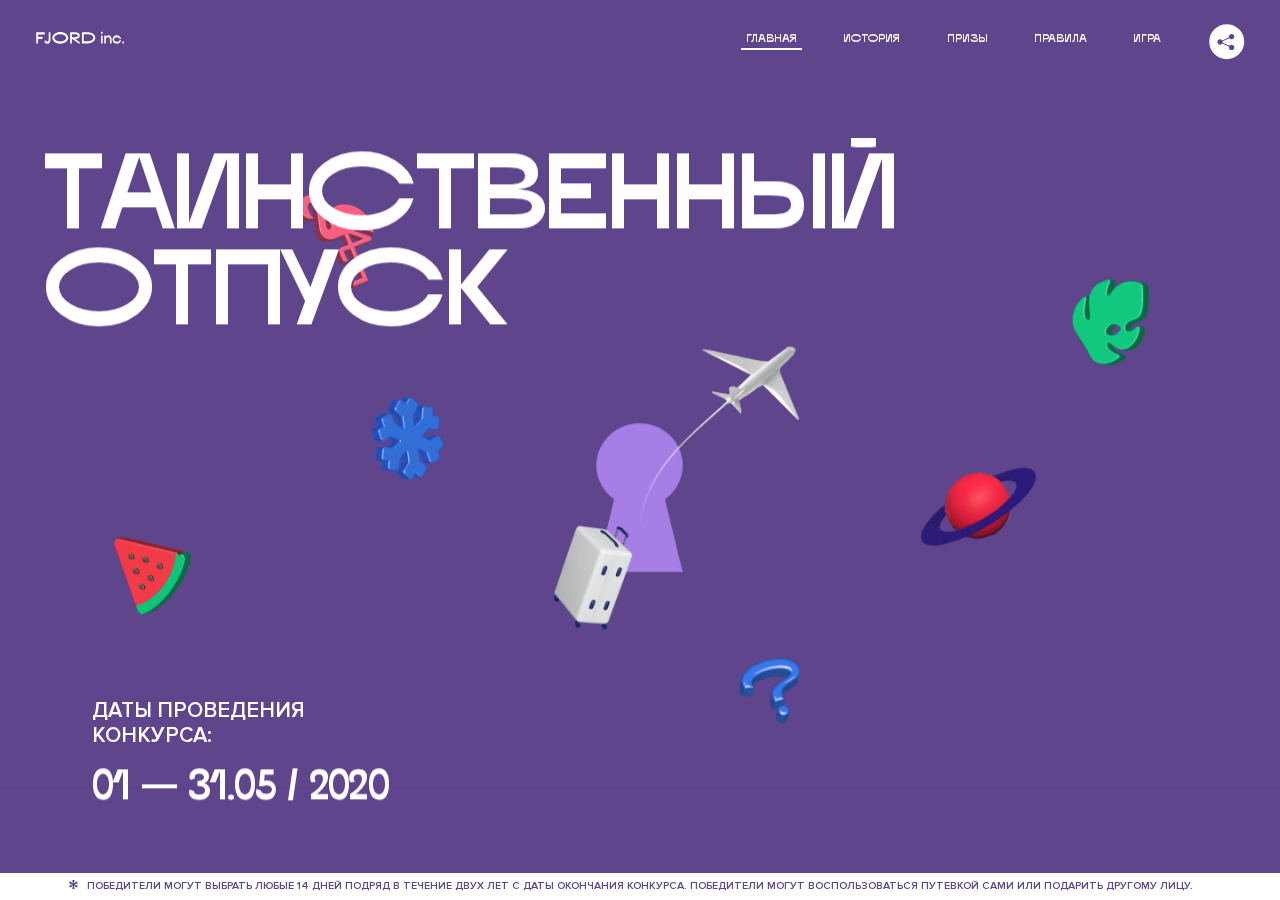
<file: 9/index.html>
<!DOCTYPE html>
<html lang="ru">
<head>
  <meta charset="UTF-8">
  <meta name="description" content="">
  <meta name="viewport" content="width=device-width, initial-scale=1.0">
  <meta http-equiv="X-UA-Compatible" content="ie=edge">
  <title>Mysterious Vacation</title>
  <link rel="stylesheet" href="css/style.min.css">
<link href="css/style.min.css" rel="stylesheet">  <base href="https://htmlacademy-animation.github.io/141154-magic-vacation-1/9/">
</head>
<body>
  <header class="page-header js-header">
    <div class="page-header__wrapper">
      <a href="#" class="page-header__logo" aria-label="Перейти на страницу FJORD.Inc">
        <svg width="100" height="15" viewBox="0 0 100 15" fill="none" xmlns="http://www.w3.org/2000/svg">
          <path d="M0.26 1.4V14H2.276V8.906H7.334V6.44H2.276V3.848H9.872V1.4H0.26ZM12.733 14.36C15.127 14.36 16.243 12.65 16.243 9.5V1.4H14.263V8.96C14.263 11.21 13.723 11.876 12.733 11.876C11.833 11.876 11.473 11.3 11.347 10.58L9.36702 10.94C9.63702 13.046 10.663 14.36 12.733 14.36ZM18.3918 7.7C18.3918 11.372 22.3878 14.36 27.3198 14.36C32.2518 14.36 36.2478 11.372 36.2478 7.7C36.2478 4.028 32.2518 1.04 27.3198 1.04C22.3878 1.04 18.3918 4.028 18.3918 7.7ZM20.6058 7.7C20.6058 5.378 23.6118 3.524 27.3198 3.524C30.9918 3.524 33.9798 5.378 33.9798 7.7C33.9798 10.004 30.9918 11.858 27.3198 11.858C23.6118 11.858 20.6058 10.004 20.6058 7.7ZM40.403 14V8.906H40.799L49.079 14.702V12.38L44.039 8.906H44.201C47.999 8.906 49.277 7.304 49.277 5.162C49.277 3.092 47.999 1.4 44.201 1.4H38.387V14H40.403ZM43.535 3.722C45.785 3.722 47.045 4.136 47.045 5.432C47.045 6.764 45.785 7.034 43.535 7.034H40.403V3.722H43.535ZM51.6936 1.382V14H57.8676C62.7456 14 66.7236 11.534 66.7236 7.7C66.7236 3.848 62.7456 1.382 57.8676 1.382H51.6936ZM53.7096 11.624V3.722H57.5436C61.5396 3.722 64.4916 5.018 64.4916 7.7C64.4916 10.238 61.5396 11.624 57.5436 11.624H53.7096ZM73.1832 14.018H74.9832V5H73.1832V14.018ZM72.9132 1.976C72.9132 2.57 73.3992 3.092 74.0832 3.092C74.7492 3.092 75.2352 2.57 75.2352 1.976C75.2352 1.382 74.7672 0.805999 74.0832 0.805999C73.3812 0.805999 72.9132 1.382 72.9132 1.976ZM76.7867 14H78.5687V9.104C78.7487 8.006 79.5947 6.962 81.0887 6.962C82.1147 6.962 83.2667 7.448 83.2667 9.554V14H85.0487V9.014C85.0487 6.152 83.2307 4.73 81.3587 4.73C79.9187 4.73 79.0727 5.558 78.5687 6.854V5H76.7867V14ZM90.9898 14.27C93.5098 14.27 95.3818 12.506 95.7238 10.328H94.0498C93.7258 11.3 92.6998 12.02 90.9898 12.02C88.8478 12.02 87.7678 10.922 87.7678 9.59C87.7678 8.24 88.8478 6.962 90.9898 6.962C92.7538 6.962 93.7978 7.844 94.0858 8.924H95.7418C95.4358 6.71 93.6178 4.73 90.9898 4.73C88.0918 4.73 86.1298 7.124 86.1298 9.59C86.1298 12.074 88.1278 14.27 90.9898 14.27ZM97.0693 12.938C97.0693 13.658 97.5553 14.144 98.2753 14.144C98.9953 14.144 99.4813 13.658 99.4813 12.938C99.4813 12.2 98.9953 11.714 98.2753 11.714C97.5553 11.714 97.0693 12.2 97.0693 12.938Z" fill="currentColor"></path>
        </svg>
      </a>
      <button class="page-header__toggler js-menu-toggler" type="button" aria-label="Управление мобильным меню"><span>Меню</span></button>
      <nav class="page-header__nav">
        <div class="page-header__menu js-menu" id="menu">
          <ul>
            <li>
              <a class="js-menu-link active" href="#top" data-href="top">главная</a>
            </li>
            <li>
              <a class="js-menu-link" href="#story" data-href="story">история</a>
            </li>
            <li>
              <a class="js-menu-link" href="#prizes" data-href="prizes">призы</a>
            </li>
            <li>
              <a class="js-menu-link" href="#rules" data-href="rules">правила</a>
            </li>
            <li>
              <a class="js-menu-link" href="#game" data-href="game">игра</a>
            </li>
          </ul>
        </div>
        <div class="page-header__social">
          <div class="social-block js-social-block">
            <button class="social-block__toggler" aria-label="Управлять блоком с социальными кнопками">
              <svg width="26" height="22" viewBox="0 0 27 22" fill="none" xmlns="http://www.w3.org/2000/svg">
                <path d="M19.6721 7.43664C21.6273 7.43664 23.213 5.85095 23.213 3.89566C23.213 1.94037 21.6273 0.354675 19.6721 0.354675C17.7168 0.354675 16.1311 1.94037 16.1311 3.89566C16.1311 4.19968 16.1728 4.49178 16.2458 4.77345L7.21751 8.95527C6.57519 8.05214 5.52303 7.46049 4.33078 7.46049C2.37549 7.46049 0.789795 9.04618 0.789795 11.0015C0.789795 12.9568 2.37549 14.5425 4.33078 14.5425C5.52303 14.5425 6.57668 13.9508 7.21751 13.0477L16.2458 17.2295C16.1743 17.5112 16.1311 17.8033 16.1311 18.1073C16.1311 20.0626 17.7168 21.6483 19.6721 21.6483C21.6273 21.6483 23.213 20.0626 23.213 18.1073C23.213 16.152 21.6273 14.5663 19.6721 14.5663C18.4798 14.5663 17.4262 15.158 16.7853 16.0611L7.75701 11.8793C7.82854 11.5976 7.87176 11.3055 7.87176 11.0015C7.87176 10.6974 7.83003 10.4053 7.75701 10.1237L16.7853 5.94186C17.4262 6.84499 18.4783 7.43664 19.6721 7.43664Z" fill="currentColor"></path>
              </svg>
            </button>
            <ul class="social-block__list">
              <li>
                <a class="social-block__link social-block__link--fb" href="#" aria-label="Мы на Facebook">
                  <svg width="8" height="17" viewBox="0 0 8 17" fill="none" xmlns="http://www.w3.org/2000/svg">
                    <path d="M4.24646 16.9899H1.09275L1.05793 8.49828H0V5.30707H1.05793V3.81124C1.05793 1.42084 2.57654 0 5.21735 0H7.41758V3.18585H5.30841C4.28262 3.18585 4.2478 3.48582 4.2478 4.24914V5.30707H7.42964L7.16716 8.49828H4.2478V16.9899H4.24646Z" fill="currentColor"></path>
                  </svg>
                </a>
              </li>
              <li>
                <a class="social-block__link social-block__link--insta" href="#" aria-label="Мы в Instagram">
                  <svg width="15" height="15" viewBox="0 0 15 15" fill="none" xmlns="http://www.w3.org/2000/svg">
                    <path d="M11.0197 0H4.19806C2.14246 0 0.471191 1.66993 0.471191 3.72285V10.5499C0.471191 12.6082 2.14112 14.2727 4.19806 14.2727H11.0197C13.0753 14.2727 14.7466 12.6082 14.7466 10.5499V3.72285C14.7466 1.67127 13.0753 0 11.0197 0ZM11.0197 12.4849H4.19806C3.13076 12.4849 2.26432 11.6158 2.26432 10.5512V3.72419C2.26432 2.65956 3.13076 1.79715 4.19806 1.79715H11.0197C12.087 1.79715 12.9535 2.6609 12.9535 3.72419V10.5512C12.9535 11.6145 12.087 12.4849 11.0197 12.4849Z" fill="currentColor"></path>
                    <path d="M7.60887 3.11084C5.38989 3.11084 3.58203 4.9187 3.58203 7.14036C3.58203 9.35532 5.38989 11.1645 7.60887 11.1645C9.83053 11.1645 11.6357 9.35666 11.6357 7.14036C11.6357 4.9187 9.83053 3.11084 7.60887 3.11084ZM7.60887 9.36871C6.37551 9.36871 5.37784 8.37372 5.37784 7.14036C5.37784 5.90699 6.37551 4.90665 7.60887 4.90665C8.83822 4.90665 9.84259 5.90833 9.84259 7.14036C9.84392 8.37238 8.83822 9.36871 7.60887 9.36871Z" fill="currentColor"></path>
                    <path d="M11.3573 2.35962C10.8256 2.35962 10.3931 2.79752 10.3931 3.32381C10.3931 3.85546 10.8256 4.29336 11.3573 4.29336C11.8862 4.29336 12.3215 3.85546 12.3215 3.32381C12.3215 2.79752 11.8862 2.35962 11.3573 2.35962Z" fill="currentColor"></path>
                  </svg>
                </a>
              </li>
              <li>
                <a class="social-block__link social-block__link--vk" href="#" aria-label="Мы ВКонтакте">
                  <svg width="17" height="10" viewBox="0 0 17 10" fill="none" xmlns="http://www.w3.org/2000/svg">
                    <path d="M14.1234 4.9002C14.1234 4.9002 16.3623 1.72708 16.5866 0.680242C16.6595 0.312285 16.4947 0.103188 16.1069 0.103188C16.1069 0.103188 14.8193 0.103188 14.168 0.103188C13.7235 0.103188 13.5587 0.293278 13.4235 0.579768C13.4235 0.579768 12.3724 2.82553 11.0969 4.24712C10.6861 4.70333 10.4781 4.84318 10.2511 4.84318C10.0646 4.84318 9.98625 4.6911 9.98625 4.27834V0.649016C9.98625 0.147997 9.92545 0.00135496 9.5066 0.00135496H6.39628C6.15578 0.00135496 6.0085 0.134417 6.0085 0.324506C6.0085 0.801084 6.73406 0.908351 6.73406 2.20231V4.87305C6.73406 5.40529 6.70569 5.61575 6.45303 5.61575C5.78016 5.61575 4.19528 3.30618 3.30623 0.678887C3.12923 0.145282 2.93737 0 2.43475 0H0.486409C0.205373 0 0 0.190085 0 0.476576C0 0.991172 0.60666 3.40801 2.99277 6.64358C4.59927 8.8201 6.70569 10 8.60269 10C9.76196 10 10.0416 9.80312 10.0416 9.31432V7.63883C10.0416 7.22607 10.2065 7.04956 10.4429 7.04956C10.7078 7.04956 11.1847 7.13238 12.2805 8.22268C13.5843 9.47862 13.6762 10 14.3896 10H16.5676C16.7919 10 17 9.89273 17 9.52342C17 9.02919 16.3623 8.15343 15.384 7.10659C14.9801 6.56755 14.3302 5.98914 14.1248 5.72301C13.8275 5.40801 13.9154 5.23014 14.1234 4.9002Z" fill="currentColor"></path>
                  </svg>
                </a>
              </li>
            </ul>
          </div>
        </div>
      </nav>
    </div>
  </header>

  <main class="page-content">

    <section class="bg_overlap"></section>
    <section class="animation-screen"></section>

    <section class="screen screen--hidden screen--intro js-scrollspy" id="top">
      <div class="screen__wrapper">
        <div class="intro">
          <h1 class="intro__title">Таинственный отпуск</h1>
          <div class="intro__content">
            <div class="intro__info">
              <p class="intro__label">Даты проведения конкурса:</p>
              <p class="intro__date">01 — 31.05 / 2020</p>
            </div>
            <div class="intro__message">
              <p>
                Отгадай первым место назначения и&nbsp;отправься в&nbsp;путешествие в&nbsp;любое время или получи один из многочисленных призов
                <svg width="16" height="16" viewBox="0 0 10 10" fill="none" xmlns="http://www.w3.org/2000/svg">
                  <path d="M0 6.35337L3.90271 4.99012L0 3.64663L1.34615 1.32374L4.44287 4.01073L3.67364 0H6.34615L5.57692 4.01073L8.65385 1.32374L10 3.64663L6.13405 4.99012L10 6.35337L8.65385 8.65651L5.57692 5.98927L6.34615 10H3.67364L4.44287 5.96952L1.34615 8.65651L0 6.35337Z" fill="currentColor"></path>
                </svg>
              </p>
            </div>
          </div>
        </div>
      </div>
      <div class="screen__footer js-footer">
        <button class="screen__footer-enlarge js-footer-toggler" type="button" aria-label="Показать сообщение">
          <svg width="10" height="10" viewBox="0 0 10 10" fill="none" xmlns="http://www.w3.org/2000/svg">
            <path d="M0 6.35337L3.90271 4.99012L0 3.64663L1.34615 1.32374L4.44287 4.01073L3.67364 0H6.34615L5.57692 4.01073L8.65385 1.32374L10 3.64663L6.13405 4.99012L10 6.35337L8.65385 8.65651L5.57692 5.98927L6.34615 10H3.67364L4.44287 5.96952L1.34615 8.65651L0 6.35337Z" fill="currentColor"></path>
          </svg>
        </button>
        <button class="screen__footer-collapse js-footer-toggler" type="button" aria-label="Скрыть сообщение">
          <svg width="13" height="13" viewBox="0 0 13 13" fill="none" xmlns="http://www.w3.org/2000/svg">
            <line x1="12.3536" y1="0.353553" x2="0.738349" y2="11.9688" stroke="currentColor"></line>
            <line x1="0.738319" y1="0.539925" x2="12.3535" y2="12.1551" stroke="currentColor"></line>
          </svg>
        </button>
        <div class="screen__footer-wrapper">
          <div class="screen__footer-announce">
            <p class="screen__footer-label">Даты проведения конкурса:</p>
            <p class="screen__footer-date">01 — 31.05 / 2020</p>
          </div>
          <div class="screen__footer-note">
            <p>
              <svg width="10" height="10" viewBox="0 0 10 10" fill="none" xmlns="http://www.w3.org/2000/svg">
                <path d="M0 6.35337L3.90271 4.99012L0 3.64663L1.34615 1.32374L4.44287 4.01073L3.67364 0H6.34615L5.57692 4.01073L8.65385 1.32374L10 3.64663L6.13405 4.99012L10 6.35337L8.65385 8.65651L5.57692 5.98927L6.34615 10H3.67364L4.44287 5.96952L1.34615 8.65651L0 6.35337Z" fill="currentColor"></path>
              </svg>
              <span>Победители могут выбрать любые 14 дней подряд в&nbsp;течение двух лет с&nbsp;даты окончания конкурса. Победители могут воспользоваться путевкой сами или подарить другому лицу.</span>
            </p>
          </div>
        </div>
      </div>
    </section>

    <section class="screen screen--hidden screen--story js-scrollspy" id="story">

      <div class="slider swiper-container js-slider">

        <div class="swiper-wrapper">

          <div class="slider__item swiper-slide slider__item--show">
            <h2 class="slider__item-title">История</h2>
            <p class="slider__item-text">Джеймс Таргет был основателем компании &laquo;Fjord Inc.&raquo;. С&nbsp;1965 года &laquo;Fjord Inc.&raquo; прославилась надёжными и&nbsp;удобными чемоданами и&nbsp;аксессуарами для туристов.</p>
          </div>

          <div class="slider__item swiper-slide slider__item--show">
            <p class="slider__item-text">Когда Джеймсу было 7&nbsp;лет, в&nbsp;их&nbsp;доме гостил дядюшка и&nbsp;развлекал детей рассказами о&nbsp;своей поездке в&nbsp;место, показавшееся малышу Таргету невероятным. Тогда Джеймс решил, что однажды посетит его, но&nbsp;не&nbsp;будет рассказывать о&nbsp;мечте, пока не&nbsp;осуществит.</p>
          </div>

          <div class="slider__item swiper-slide slider__item--show">
            <p class="slider__item-text">Джеймс Таргет стал увлеченным путешественником. Он&nbsp;посетил 5&nbsp;континентов, 126&nbsp;стран.</p>
          </div>

          <div class="slider__item swiper-slide slider__item--show">
            <p class="slider__item-text">Он&nbsp;сплавлялся по&nbsp;Амазонке и&nbsp;погружался в&nbsp;пещеры Франции, медитировал в&nbsp;горах Тибета и&nbsp;пожимал руку вождя племени Акугауа.</p>
          </div>

          <div class="slider__item swiper-slide slider__item--show">
            <p class="slider__item-text">Из&nbsp;своих поездок Джеймс Таргет привозил идеи, как сделать свои чемоданы &laquo;Fjord Inc.&raquo; удобными и&nbsp;приспособленными к&nbsp;разным дорожным условиям.</p>
          </div>

          <div class="slider__item swiper-slide slider__item--show">
            <p class="slider__item-text">Всё это время Джеймс не&nbsp;оставлял идею поездки своей мечты. Однако, как только он&nbsp;брался за&nbsp;планирование, возникали препятствия, не&nbsp;позволяющие отправиться туда.</p>
          </div>

          <div class="slider__item swiper-slide slider__item--show">
            <p class="slider__item-text">В&nbsp;возрасте 67&nbsp;лет Джеймс Таргет попал под лавину и&nbsp;погиб. В&nbsp;своём завещании он&nbsp;поручил отправить в&nbsp;заветное путешествие трёх смельчаков, единых с&nbsp;ним духом.</p>
          </div>

          <div class="slider__item swiper-slide slider__item--show">
            <p class="slider__item-text">Тех, кто сможет узнать таинственное место, задавая вопросы специально обученному ИИ&nbsp;&laquo;Соне&raquo;, ждет фантастическое путешествие.</p>
          </div>
        </div>
        <div class="slider__controls">
          <button class="slider__control slider__control--prev js-control-prev" type="button" aria-label="Показать предыдущую историю">
            <svg width="12" height="22" viewBox="0 0 12 22" fill="none" xmlns="http://www.w3.org/2000/svg">
              <path d="M11 1L1 11L11 21" stroke="currentColor" stroke-width="2" stroke-linejoin="round"></path>
            </svg>
          </button>
          <button class="slider__control slider__control--next js-control-next" type="button" aria-label="Показать следующую историю">
            <svg width="12" height="22" viewBox="0 0 12 22" fill="none" xmlns="http://www.w3.org/2000/svg">
              <path d="M1 1L11 11L1 21" stroke="currentColor" stroke-width="2" stroke-linejoin="round"></path>
            </svg>
          </button>
        </div>
        <div class="slider__pagination swiper-pagination"></div>
      </div>
    </section>

    <section class="screen screen--hidden screen--prizes js-scrollspy" id="prizes">
      <div class="screen__wrapper">
        <div class="prizes">
          <h2 class="prizes__title">ПРизы</h2>
          <div class="prizes__lead">
            <p>Найди ответ и&nbsp;получи один из&nbsp;призов:</p>
          </div>
          <ul class="prizes__list">
            <li class="prizes__item prizes__item--journeys">
              <div class="prizes__icon">
                <picture>
                  <source srcset="img/prize1-mob.svg" media="(orientation: portrait)">
                  <img alt="">
                </picture>
              </div>
              <p class="prizes__desc">
                <b>3</b>
                <span>загадочных путешествия</span>
              </p>
            </li>
            <li class="prizes__item prizes__item--cases">
              <div class="prizes__icon">
                <picture>
                  <source srcset="img/prize2-mob.svg" media="(orientation: portrait)">
                  <img alt="">
                </picture>
              </div>
              <p class="prizes__desc">
                <b>7</b>
                <span>надежных чемоданов</span>
              </p>
            </li>
            <li class="prizes__item prizes__item--codes">
              <div class="prizes__icon">
                <picture>
                  <source srcset="img/prize3-mob.svg" media="(orientation: portrait)">
                  <img alt="">
                </picture>
              </div>
              <p class="prizes__desc">
                <b>900</b>
                <span>
                  промокодов на&nbsp;скидку 15%
                  <svg width="10" height="10" viewBox="0 0 10 10" fill="none" xmlns="http://www.w3.org/2000/svg">
                    <path d="M0 6.35337L3.90271 4.99012L0 3.64663L1.34615 1.32374L4.44287 4.01073L3.67364 0H6.34615L5.57692 4.01073L8.65385 1.32374L10 3.64663L6.13405 4.99012L10 6.35337L8.65385 8.65651L5.57692 5.98927L6.34615 10H3.67364L4.44287 5.96952L1.34615 8.65651L0 6.35337Z" fill="currentColor"></path>
                  </svg>
                </span>
              </p>
            </li>
          </ul>
        </div>
      </div>
      <div class="screen__footer js-footer">
        <button class="screen__footer-enlarge js-footer-toggler" type="button" aria-label="Показать сообщение">
          <svg width="10" height="10" viewBox="0 0 10 10" fill="none" xmlns="http://www.w3.org/2000/svg">
            <path d="M0 6.35337L3.90271 4.99012L0 3.64663L1.34615 1.32374L4.44287 4.01073L3.67364 0H6.34615L5.57692 4.01073L8.65385 1.32374L10 3.64663L6.13405 4.99012L10 6.35337L8.65385 8.65651L5.57692 5.98927L6.34615 10H3.67364L4.44287 5.96952L1.34615 8.65651L0 6.35337Z" fill="currentColor"></path>
          </svg>
        </button>
        <button class="screen__footer-collapse js-footer-toggler" type="button" aria-label="Скрыть сообщение">
          <svg width="13" height="13" viewBox="0 0 13 13" fill="none" xmlns="http://www.w3.org/2000/svg">
            <line x1="12.3536" y1="0.353553" x2="0.738349" y2="11.9688" stroke="currentColor"></line>
            <line x1="0.738319" y1="0.539925" x2="12.3535" y2="12.1551" stroke="currentColor"></line>
          </svg>
        </button>
        <div class="screen__footer-wrapper">
          <div class="screen__footer-announce">
            <p class="screen__footer-label">Даты проведения конкурса:</p>
            <p class="screen__footer-date">01 — 31.05 / 2020</p>
          </div>
          <div class="screen__footer-note">
            <p>
              <svg width="10" height="10" viewBox="0 0 10 10" fill="none" xmlns="http://www.w3.org/2000/svg">
                <path d="M0 6.35337L3.90271 4.99012L0 3.64663L1.34615 1.32374L4.44287 4.01073L3.67364 0H6.34615L5.57692 4.01073L8.65385 1.32374L10 3.64663L6.13405 4.99012L10 6.35337L8.65385 8.65651L5.57692 5.98927L6.34615 10H3.67364L4.44287 5.96952L1.34615 8.65651L0 6.35337Z" fill="currentColor"></path>
              </svg>
              <span>Скидка&nbsp;15% на&nbsp;единоразовое приобретение путёвки с&nbsp;1&nbsp;июня 2020 по&nbsp;31&nbsp;мая 2022&nbsp;года. Суммируется с&nbsp;другими акциями</span>
            </p>
          </div>
        </div>
      </div>
    </section>

    <section class="screen screen--hidden screen--rules js-scrollspy" id="rules">
      <div class="screen__wrapper">
        <div class="rules">
          <h2 class="rules__title">Правила</h2>
          <div class="rules__lead">
            <p>Для того чтобы получить наследство Джеймса Таргета, тебе нужно выведать у&nbsp;&laquo;Сони&raquo;, куда предстоит отправиться тебе в&nbsp;случае победы</p>
          </div>
          <ol class="rules__list">
            <li class="rules__item">
              <p>Тебе отводится <br>5&nbsp;минут</p>
            </li>
            <li class="rules__item">
              <p>Задавай любые вопросы в&nbsp;текстовом поле</p>
            </li>
            <li class="rules__item">
              <p>Нажимай кнопку &laquo;Узнать&raquo;, чтобы получить ответ</p>
            </li>
            <li class="rules__item">
              <p>&laquo;Соня&raquo; может отвечать только&nbsp;Да или Нет</p>
            </li>
          </ol>
          <a href="#game" class="rules__link btn"><span>Погнали!</span></a>
        </div>
      </div>
      <div class="screen__disclaimer">
        <div class="disclaimer">
          <ul>
            <li>
              <a href="#">Правовая информация</a>
            </li>
            <li>
              <a href="#">Подробные правила</a>
            </li>
          </ul>
        </div>
      </div>
    </section>

    <section class="screen screen--hidden screen--game js-scrollspy" id="game">
      <div class="screen__wrapper">
        <div class="game">
          <div class="game__header">
            <h2 class="game__title">Игра</h2>
            <div class="game__counter">
              <span>05</span>:<span>00</span>
            </div>
          </div>
          <div class="game__body">
            <div class="chat">
              <div class="chat__body js-chat">
                <ul class="chat__list" id="messages"></ul>
              </div>
              <div class="chat__footer">
                <form action="#" method="post" class="form" id="message-form">
                  <div class="input-wrapper">
                    <label for="message-field" class="visually-hidden">Поле для ввода вопроса</label>
                    <input type="text" class="form__field" id="message-field">
                  </div>
                  <button class="form__button btn">
                    Узнать
                    <svg width="18" height="19" viewBox="0 0 18 19" fill="none" xmlns="http://www.w3.org/2000/svg">
                      <path stroke="currentColor" stroke-width="2" d="M9 19V1"></path>
                      <path d="M1 9l8-8 8 8" stroke="currentColor" stroke-width="2" stroke-linejoin="round"></path>
                    </svg>
                  </button>
                </form>
              </div>
            </div>
          </div>
          <!-- временные кнопки для показа результата -->
          <div class="game__buttons">
            <button class="game__button btn js-show-result" type="button" data-target="result">Положительный результат</button>
            <button class="game__button btn js-show-result" type="button" data-target="result2">Положительный результат - 2</button>
            <button class="game__button btn js-show-result" type="button" data-target="result3">Отрицательный результат</button>
          </div>
        </div>
      </div>
    </section>

    <section class="screen screen--hidden screen--result" id="result">
      <div class="screen__wrapper">
        <div class="result result--trip">
          <div class="result__image">
            <picture>
              <source srcset="img/result1-mob.png 1x, img/result1-mob@2x.png 2x" media="(max-width: 768px) and (orientation: portrait)">
              <img src="img/result1.png" srcset="img/result1@2x.png 2x" alt="">
            </picture>
          </div>
          <h2 class="result__title">
            <span class="visually-hidden">ПОбеда!</span>
            <svg xmlns="http://www.w3.org/2000/svg" viewBox="0 0 568.85 109.24">
              <path d="M16,24.44V92H2.6V8H75V92H61.52V24.44H16Z" transform="translate(-2.1 -1.5)" fill="none" stroke="currentColor"></path>
              <path d="M148.76,5.6c32.88,0,59.52,19.92,59.52,44.4s-26.64,44.4-59.52,44.4S89.24,74.48,89.24,50,115.88,5.6,148.76,5.6Zm0,72.12c24.48,0,44.4-12.36,44.4-27.72s-19.92-27.84-44.4-27.84C124,22.16,104,34.52,104,50S124,77.72,148.76,77.72Z" transform="translate(-2.1 -1.5)" fill="none" stroke="currentColor"></path>
              <path d="M287.36,8V24.44H236v14.4h25.32c25.44,0,34,11.16,34,26.52,0,15.6-8.52,26.64-34,26.64H222.56V8h64.8ZM256.88,76.52c15.12,0,23.52-2,23.52-11.52S272,54.44,256.88,54.44H236V76.52h20.88Z" transform="translate(-2.1 -1.5)" fill="none" stroke="currentColor"></path>
              <path d="M371.47,8V24.44H320.84V41.6h33.6V58h-33.6V75.56h50.64V92H307.4V8h64.08Z" transform="translate(-2.1 -1.5)" fill="none" stroke="currentColor"></path>
              <path d="M382.39,110.24V75.56h7.44c4.56-4.68,7.8-18.36,8.76-56L399,8h48.6V75.56h10v34.68H442.87V92H397v18.24H382.39Zm51.72-34.68V24.44H411.55v3.12c-0.48,22.44-3.24,37.68-7.2,48h29.76Z" transform="translate(-2.1 -1.5)" fill="none" stroke="currentColor"></path>
              <path d="M463.75,92l28-84h27.12l28.08,84H533.47l-7.8-23.52h-37.8L480.07,92H463.75Zm56.64-40L507,11.84,493.51,52h26.88Z" transform="translate(-2.1 -1.5)" fill="none" stroke="currentColor"></path>
              <path d="M554.12,70.4L555.55,2H569l1.44,68.4H554.12Zm8.28,6.36c4.8,0,8,3.24,8,8.16a8,8,0,1,1-16.08,0C554.35,80,557.59,76.76,562.39,76.76Z" transform="translate(-2.1 -1.5)" fill="none" stroke="currentColor"></path>
            </svg>
          </h2>
          <div class="result__text">
            <p>ты&nbsp;отправляешься в&nbsp;Арктику!</p>
          </div>
          <div class="result__form">
            <form action="#" method="post" class="form form--result">
              <label for="email-field" class="form__label">зарегистрируй результат</label>
              <input type="email" class="form__field" id="email-field" placeholder="e-mail для регистации результата и получения приза" required="">
              <button class="form__button btn">
                отправить
                <svg width="18" height="19" viewBox="0 0 18 19" fill="none" xmlns="http://www.w3.org/2000/svg">
                  <path stroke="currentColor" stroke-width="2" d="M9 19V1"></path>
                  <path d="M1 9l8-8 8 8" stroke="currentColor" stroke-width="2" stroke-linejoin="round"></path>
                </svg>
              </button>
            </form>
          </div>
        </div>
      </div>
    </section>

    <section class="screen screen--hidden screen--result" id="result2">
      <div class="screen__wrapper">
        <div class="result result--prize">
          <div class="result__image">
            <picture>
              <source srcset="img/result2-mob.png 1x, img/result2-mob@2x.png 2x" media="(max-width: 768px) and (orientation: portrait)">
              <img src="img/result2.png" srcset="img/result2@2x.png 2x" alt="">
            </picture>
          </div>
          <h2 class="result__title">
            <span class="visually-hidden">ПОбеда!</span>
            <svg xmlns="http://www.w3.org/2000/svg" viewBox="0 0 568.85 109.24">
              <path d="M16,24.44V92H2.6V8H75V92H61.52V24.44H16Z" transform="translate(-2.1 -1.5)" fill="none" stroke="currentColor"></path>
              <path d="M148.76,5.6c32.88,0,59.52,19.92,59.52,44.4s-26.64,44.4-59.52,44.4S89.24,74.48,89.24,50,115.88,5.6,148.76,5.6Zm0,72.12c24.48,0,44.4-12.36,44.4-27.72s-19.92-27.84-44.4-27.84C124,22.16,104,34.52,104,50S124,77.72,148.76,77.72Z" transform="translate(-2.1 -1.5)" fill="none" stroke="currentColor"></path>
              <path d="M287.36,8V24.44H236v14.4h25.32c25.44,0,34,11.16,34,26.52,0,15.6-8.52,26.64-34,26.64H222.56V8h64.8ZM256.88,76.52c15.12,0,23.52-2,23.52-11.52S272,54.44,256.88,54.44H236V76.52h20.88Z" transform="translate(-2.1 -1.5)" fill="none" stroke="currentColor"></path>
              <path d="M371.47,8V24.44H320.84V41.6h33.6V58h-33.6V75.56h50.64V92H307.4V8h64.08Z" transform="translate(-2.1 -1.5)" fill="none" stroke="currentColor"></path>
              <path d="M382.39,110.24V75.56h7.44c4.56-4.68,7.8-18.36,8.76-56L399,8h48.6V75.56h10v34.68H442.87V92H397v18.24H382.39Zm51.72-34.68V24.44H411.55v3.12c-0.48,22.44-3.24,37.68-7.2,48h29.76Z" transform="translate(-2.1 -1.5)" fill="none" stroke="currentColor"></path>
              <path d="M463.75,92l28-84h27.12l28.08,84H533.47l-7.8-23.52h-37.8L480.07,92H463.75Zm56.64-40L507,11.84,493.51,52h26.88Z" transform="translate(-2.1 -1.5)" fill="none" stroke="currentColor"></path>
              <path d="M554.12,70.4L555.55,2H569l1.44,68.4H554.12Zm8.28,6.36c4.8,0,8,3.24,8,8.16a8,8,0,1,1-16.08,0C554.35,80,557.59,76.76,562.39,76.76Z" transform="translate(-2.1 -1.5)" fill="none" stroke="currentColor"></path>
            </svg>
          </h2>
          <div class="result__text">
            <p>чемодан &laquo;Fjord&nbsp;Inc.&raquo;&nbsp;твой</p>
          </div>
          <div class="result__form">
            <form action="#" method="post" class="form form--result">
              <label for="email-field2" class="form__label">зарегистрируй результат</label>
              <input type="email" class="form__field" id="email-field2" placeholder="e-mail для регистации результата и получения приза" required="">
              <button class="form__button btn">
                отправить
                <svg width="18" height="19" viewBox="0 0 18 19" fill="none" xmlns="http://www.w3.org/2000/svg">
                  <path stroke="currentColor" stroke-width="2" d="M9 19V1"></path>
                  <path d="M1 9l8-8 8 8" stroke="currentColor" stroke-width="2" stroke-linejoin="round"></path>
                </svg>
              </button>
            </form>
          </div>
        </div>
      </div>
    </section>

    <section class="screen screen--hidden screen--result" id="result3">
      <div class="screen__wrapper">
        <div class="result result--negative">
          <div class="result__image">
            <picture>
              <source srcset="img/result3-mob.png 1x, img/result3-mob@2x.png 2x" media="(max-width: 768px) and (orientation: portrait)">
              <img src="img/result3.png" srcset="img/result3@2x.png 2x" alt="">
            </picture>
          </div>
          <h2 class="result__title">
            <span class="visually-hidden">Не угадал!</span>
            <svg xmlns="http://www.w3.org/2000/svg" viewBox="0 0 660.77 109.24">
              <path d="M2.66,92V8H16.1V42.2H53.3V8H66.74V92H53.3V58.64H16.1V92H2.66Z" transform="translate(-2.16 -1.5)" fill="none" stroke="currentColor"></path>
              <path d="M147.62,8V24.44H97V41.6h33.6V58H97V75.56h50.64V92H83.54V8h64.08Z" transform="translate(-2.16 -1.5)" fill="none" stroke="currentColor"></path>
              <path d="M199.22,8l20.52,42.36L235.34,8h16.44l-31,84H204.38l9.48-25.92L185.78,8h13.44Z" transform="translate(-2.16 -1.5)" fill="none" stroke="currentColor"></path>
              <path d="M273.74,24.44V92H260.3V8h50.16V24.44H273.74Z" transform="translate(-2.16 -1.5)" fill="none" stroke="currentColor"></path>
              <path d="M307.1,92l28-84h27.12l28.08,84H376.82L369,68.48h-37.8L323.42,92H307.1Zm56.64-40L350.3,11.84,336.86,52h26.88Z" transform="translate(-2.16 -1.5)" fill="none" stroke="currentColor"></path>
              <path d="M396.38,110.24V75.56h7.44c4.56-4.68,7.8-18.36,8.76-56L412.94,8h48.6V75.56h10v34.68H456.86V92H411v18.24H396.38ZM448.1,75.56V24.44H425.54v3.12c-0.48,22.44-3.24,37.68-7.2,48H448.1Z" transform="translate(-2.16 -1.5)" fill="none" stroke="currentColor"></path>
              <path d="M477.74,92l28-84h27.12L560.9,92H547.46l-7.8-23.52h-37.8L494.06,92H477.74Zm56.64-40-13.44-40.2L507.5,52h26.88Z" transform="translate(-2.16 -1.5)" fill="none" stroke="currentColor"></path>
              <path d="M568.7,76.88a13.77,13.77,0,0,0,5,1c6.6,0,10.44-6.24,12-58.32L586.22,8h46.2V92H619V24.44H598.82l-0.12,3.12C597.14,81,589,94.4,573.74,94.4a28.55,28.55,0,0,1-6.72-.84Z" transform="translate(-2.16 -1.5)" fill="none" stroke="currentColor"></path>
              <path d="M646.1,70.4L647.54,2H661l1.44,68.4H646.1Zm8.28,6.36c4.8,0,8,3.24,8,8.16a8,8,0,0,1-16.08,0C646.34,80,649.58,76.76,654.38,76.76Z" transform="translate(-2.16 -1.5)" fill="none" stroke="currentColor"></path>
            </svg>
          </h2>
          <button class="result__button js-play" type="button">
            не сдавайся!
            <span>
              <svg width="27" height="22" viewBox="0 0 27 22" fill="none" xmlns="http://www.w3.org/2000/svg">
                <path d="M10.6899 1.47998C5.42992 1.47998 1.16992 5.73998 1.16992 11C1.16992 16.26 5.42992 20.52 10.6899 20.52C15.9499 20.52 20.2099 16.26 20.2099 11V7.13998" stroke="currentColor" stroke-width="2" stroke-miterlimit="10"></path>
                <path d="M15.1099 12.5099L20.1499 7.13989L25.3099 12.6299" stroke="currentColor" stroke-width="2" stroke-miterlimit="10" stroke-linejoin="round"></path>
              </svg>
            </span>
          </button>
        </div>
      </div>
    </section>

  </main>

<script src="js/script.js"></script></body>
</html>
</file>
